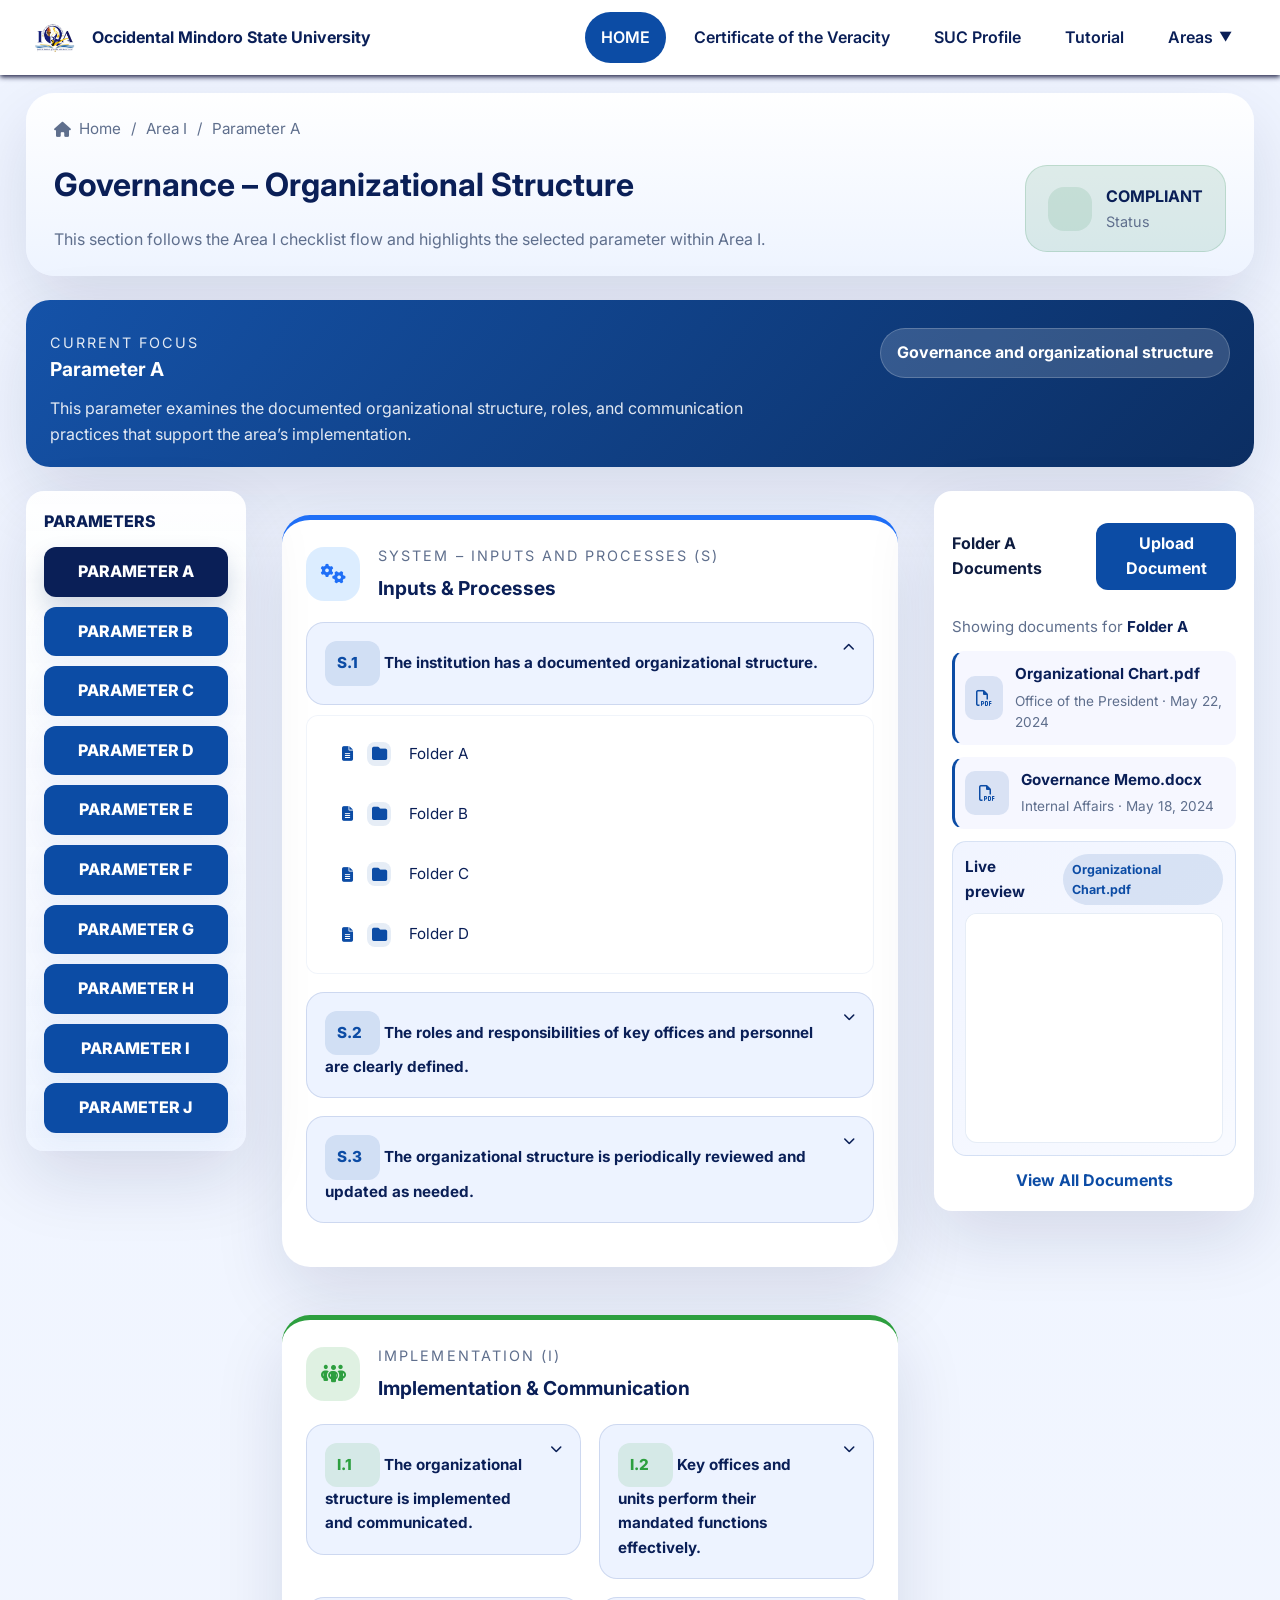
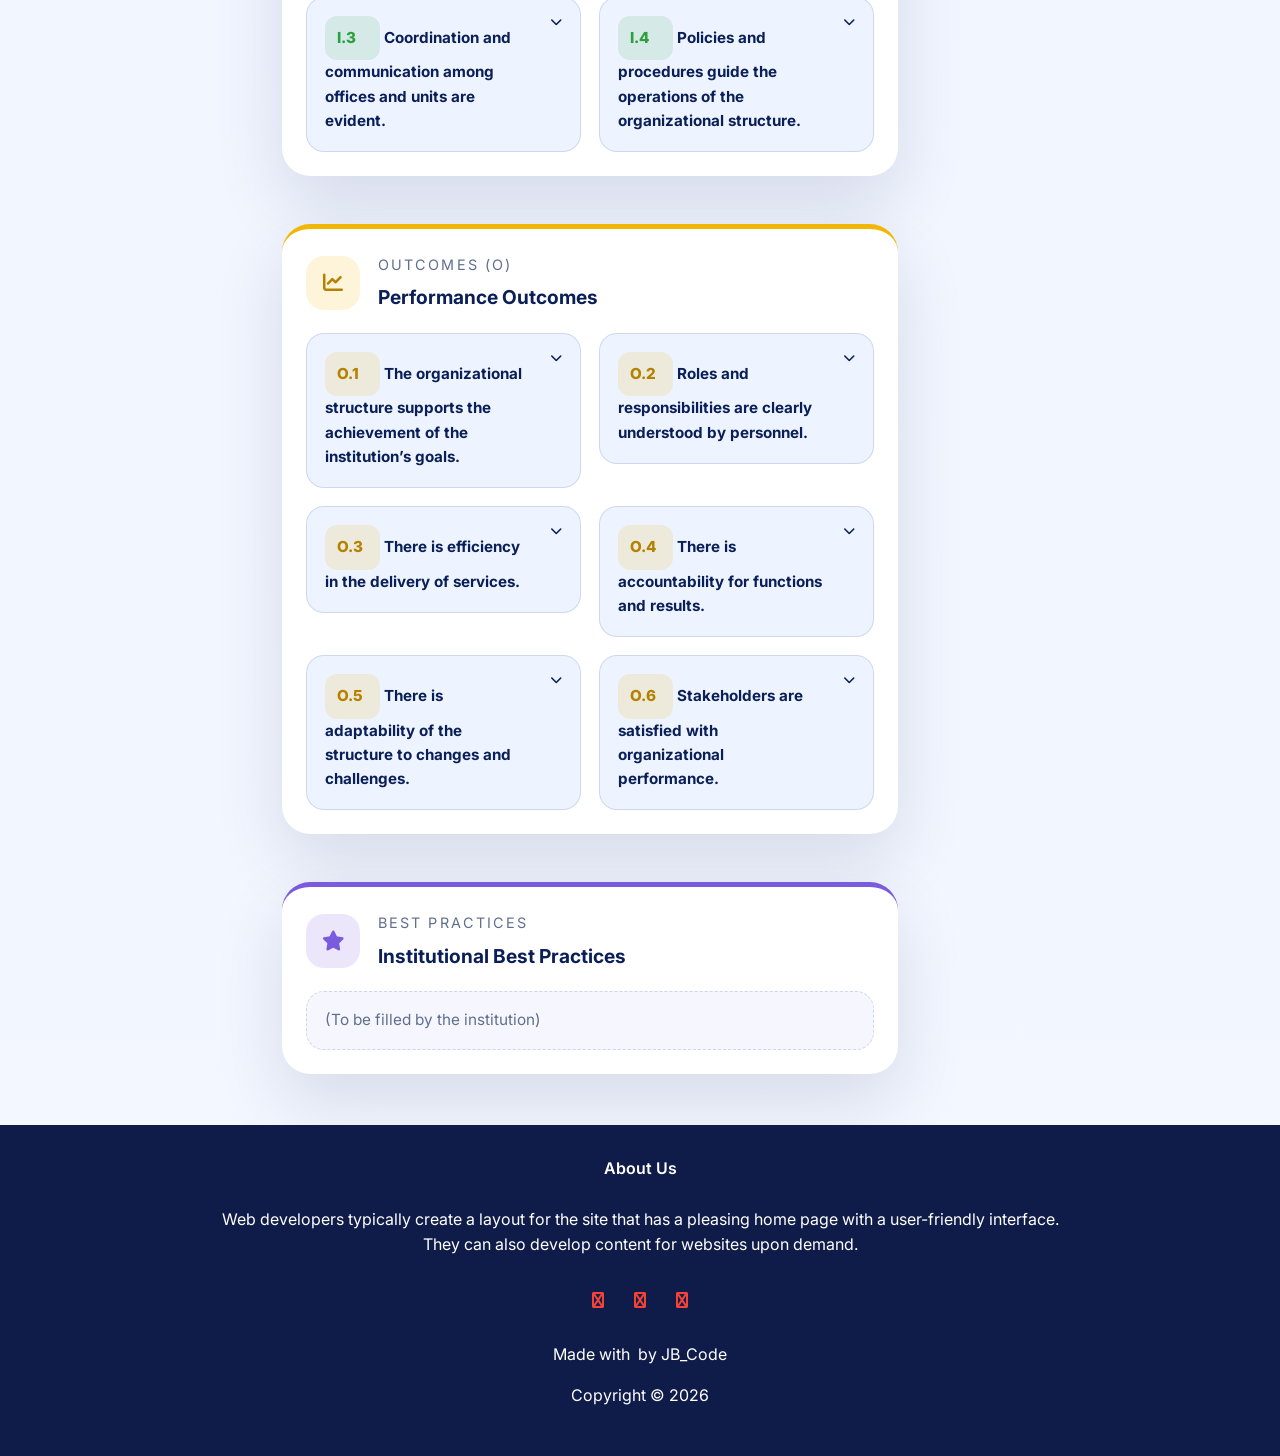
<file: area-i.html>
<!DOCTYPE html>
<html lang="en">
<head>
  <meta charset="UTF-8">
  <meta name="viewport" content="width=device-width, initial-scale=1.0">
  <title>Area I — Governance Organizational Structure</title>
  <link rel="preconnect" href="https://fonts.googleapis.com">
  <link rel="preconnect" href="https://fonts.gstatic.com" crossorigin>
  <link href="https://fonts.googleapis.com/css2?family=Inter:wght@400;500;600;700;800&display=swap" rel="stylesheet">
  <link rel="stylesheet" href="https://cdnjs.cloudflare.com/ajax/libs/font-awesome/6.4.0/css/all.min.css" crossorigin="anonymous" referrerpolicy="no-referrer" />
  <link rel="stylesheet" href="Style/area-i.css">
</head>
<body data-area="Area I">
  <div class="area-shell">
    <nav>
      <div class="brand">
        <img src="elements/logo.jpg" class="img" alt="logo">
        <span class="brand-text">Occidental Mindoro State University</span>
      </div>
      <button class="nav-toggle" aria-label="Toggle navigation" aria-expanded="false">
        <i class="fa fa-bars"></i>
      </button>
      <ul id="nav-menu" class="nav-menu">
        <li class="active"><a href="WelcomePage.html">HOME</a></li>
        <li><a href="#">Certificate of the Veracity</a></li>
        <li><a href="#">SUC Profile</a></li>
        <li><a href="#">Tutorial</a></li>
        <li class="has-submenu">
          <a href="#" class="submenu-toggle" aria-expanded="false">Areas</a>
          <ul class="submenu">
            <li><a href="area-i.html">Area I</a></li>
            <li><a href="area-ii.html">Area II</a></li>
            <li><a href="area-iii.html">Area III</a></li>
            <li><a href="area-iv.html">Area IV</a></li>
            <li><a href="area-v.html">Area V</a></li>
            <li><a href="area-vi.html">Area VI</a></li>
            <li><a href="area-vii.html">Area VII</a></li>
            <li><a href="area-viii.html">Area VIII</a></li>
            <li><a href="area-ix.html">Area IX</a></li>
          </ul>
        </li>
      </ul>
    </nav>

    <div class="page-banner">
      <div class="breadcrumb">
        <a href="WelcomePage.html"><i class="fa-solid fa-house"></i> Home</a>
        <span>/</span>
        <a href="area-i.html" id="breadcrumb-area">Area I</a>
        <span>/</span>
        <a href="area-i.html" id="breadcrumb-parameter">Parameter A</a>
      </div>
      <div class="page-title-row">
        <div>
          <h1 id="page-title">Governance – Organizational Structure</h1>
          <p id="page-description">This parameter examines the adequacy and effectiveness of the organizational structure in supporting the institution’s vision, mission, and goals.</p>
        </div>
        <div class="status-chip status-chip--success">
          <span class="status-icon"><i class="fa-solid fa-shield-check"></i></span>
          <div>
            <strong>COMPLIANT</strong>
            <span>Status</span>
          </div>
        </div>
      </div>
    </div>

    <section class="parameter-overview" aria-label="Parameter focus">
      <div class="parameter-overview__header">
        <div>
          <p class="panel-label">CURRENT FOCUS</p>
          <h2 id="parameter-focus-title">Parameter A</h2>
        </div>
        <div class="parameter-badge" id="parameter-badge">Governance and organizational structure</div>
      </div>
      <p id="parameter-focus-summary">This parameter examines the documented organizational structure, roles, and communication practices that support the area’s implementation.</p>
    </section>

    <div class="page-grid">
      <aside class="side-parameters" aria-label="Parameters">
        <div class="params-title">PARAMETERS</div>
        <ul class="param-list">
          <li><a class="param-btn active" href="#parameter-a" data-parameter="A">PARAMETER A</a></li>
          <li><a class="param-btn" href="#parameter-b" data-parameter="B">PARAMETER B</a></li>
          <li><a class="param-btn" href="#parameter-c" data-parameter="C">PARAMETER C</a></li>
          <li><a class="param-btn" href="#parameter-d" data-parameter="D">PARAMETER D</a></li>
          <li><a class="param-btn" href="#parameter-e" data-parameter="E">PARAMETER E</a></li>
          <li><a class="param-btn" href="#parameter-f" data-parameter="F">PARAMETER F</a></li>
          <li><a class="param-btn" href="#parameter-g" data-parameter="G">PARAMETER G</a></li>
          <li><a class="param-btn" href="#parameter-h" data-parameter="H">PARAMETER H</a></li>
          <li><a class="param-btn" href="#parameter-i" data-parameter="I">PARAMETER I</a></li>
          <li><a class="param-btn" href="#parameter-j" data-parameter="J">PARAMETER J</a></li>
        </ul>
      </aside>

      <main class="content-area">
      <section class="area-panel area-panel--system">
        <div class="panel-header">
          <div class="panel-title">
            <span class="panel-icon"><i class="fa-solid fa-cogs"></i></span>
            <div>
              <p class="panel-label">SYSTEM – INPUTS AND PROCESSES (S)</p>
              <h2>Inputs & Processes</h2>
            </div>
          </div>
        <div class="panel-body">
            <details class="dropdown" open>
              <summary class="panel-item">
                <div class="item-copy"><span>S.1</span> The institution has a documented organizational structure.</div>
                <i class="fa-solid fa-chevron-down"></i>
              </summary>
              <ul>
                <li><a href="#"><span class="folder-badge"><i class="fa-solid fa-folder"></i></span>Folder A</a></li>
                <li><a href="#"><span class="folder-badge"><i class="fa-solid fa-folder"></i></span>Folder B</a></li>
                <li><a href="#"><span class="folder-badge"><i class="fa-solid fa-folder"></i></span>Folder C</a></li>
                <li><a href="#"><span class="folder-badge"><i class="fa-solid fa-folder"></i></span>Folder D</a></li>
              </ul>
            </details>

            <details class="dropdown">
              <summary class="panel-item">
                <div class="item-copy"><span>S.2</span> The roles and responsibilities of key offices and personnel are clearly defined.</div>
                <i class="fa-solid fa-chevron-down"></i>
              </summary>
              <ul>
                <li><a href="#"><span class="folder-badge"><i class="fa-solid fa-folder"></i></span>Folder A</a></li>
                <li><a href="#"><span class="folder-badge"><i class="fa-solid fa-folder"></i></span>Folder B</a></li>
                <li><a href="#"><span class="folder-badge"><i class="fa-solid fa-folder"></i></span>Folder C</a></li>
                <li><a href="#"><span class="folder-badge"><i class="fa-solid fa-folder"></i></span>Folder D</a></li>
              </ul>
            </details>

            <details class="dropdown">
              <summary class="panel-item">
                <div class="item-copy"><span>S.3</span> The organizational structure is periodically reviewed and updated as needed.</div>
                <i class="fa-solid fa-chevron-down"></i>
              </summary>
              <ul>
                <li><a href="#"><span class="folder-badge"><i class="fa-solid fa-folder"></i></span>Folder A</a></li>
                <li><a href="#"><span class="folder-badge"><i class="fa-solid fa-folder"></i></span>Folder B</a></li>
                <li><a href="#"><span class="folder-badge"><i class="fa-solid fa-folder"></i></span>Folder C</a></li>
                <li><a href="#"><span class="folder-badge"><i class="fa-solid fa-folder"></i></span>Folder D</a></li>
              </ul>
            </details>
        </div>
      </section>

      <section class="area-panel area-panel--implementation">
        <div class="panel-header">
          <div class="panel-title">
            <span class="panel-icon"><i class="fa-solid fa-people-group"></i></span>
            <div>
              <p class="panel-label">IMPLEMENTATION (I)</p>
              <h2>Implementation & Communication</h2>
            </div>
          </div>
          
        </div>
        <div class="panel-body panel-body--split">
          <details class="dropdown">
            <summary class="panel-item">
              <div class="item-copy"><span>I.1</span> The organizational structure is implemented and communicated.</div>
              <i class="fa-solid fa-chevron-down"></i>
            </summary>
            <ul>
              <li><a href="#"><span class="folder-badge"><i class="fa-solid fa-folder"></i></span>Folder A</a></li>
              <li><a href="#"><span class="folder-badge"><i class="fa-solid fa-folder"></i></span>Folder B</a></li>
              <li><a href="#"><span class="folder-badge"><i class="fa-solid fa-folder"></i></span>Folder C</a></li>
              <li><a href="#"><span class="folder-badge"><i class="fa-solid fa-folder"></i></span>Folder D</a></li>
            </ul>
          </details>

          <details class="dropdown">
            <summary class="panel-item">
              <div class="item-copy"><span>I.2</span> Key offices and units perform their mandated functions effectively.</div>
              <i class="fa-solid fa-chevron-down"></i>
            </summary>
            <ul>
              <li><a href="#"><span class="folder-badge"><i class="fa-solid fa-folder"></i></span>Folder A</a></li>
              <li><a href="#"><span class="folder-badge"><i class="fa-solid fa-folder"></i></span>Folder B</a></li>
              <li><a href="#"><span class="folder-badge"><i class="fa-solid fa-folder"></i></span>Folder C</a></li>
              <li><a href="#"><span class="folder-badge"><i class="fa-solid fa-folder"></i></span>Folder D</a></li>
            </ul>
          </details>

          <details class="dropdown">
            <summary class="panel-item">
              <div class="item-copy"><span>I.3</span> Coordination and communication among offices and units are evident.</div>
              <i class="fa-solid fa-chevron-down"></i>
            </summary>
            <ul>
              <li><a href="#"><span class="folder-badge"><i class="fa-solid fa-folder"></i></span>Folder A</a></li>
                <li><a href="#"><span class="folder-badge"><i class="fa-solid fa-folder"></i></span>Folder B</a></li>
                <li><a href="#"><span class="folder-badge"><i class="fa-solid fa-folder"></i></span>Folder C</a></li>
                <li><a href="#"><span class="folder-badge"><i class="fa-solid fa-folder"></i></span>Folder D</a></li>
            </ul>
          </details>

          <details class="dropdown">
            <summary class="panel-item">
              <div class="item-copy"><span>I.4</span> Policies and procedures guide the operations of the organizational structure.</div>
              <i class="fa-solid fa-chevron-down"></i>
            </summary>
            <ul>
              <li><a href="#"><span class="folder-badge"><i class="fa-solid fa-folder"></i></span>Folder A</a></li>
              <li><a href="#"><span class="folder-badge"><i class="fa-solid fa-folder"></i></span>Folder B</a></li>
              <li><a href="#"><span class="folder-badge"><i class="fa-solid fa-folder"></i></span>Folder C</a></li>
              <li><a href="#"><span class="folder-badge"><i class="fa-solid fa-folder"></i></span>Folder D</a></li>
            </ul>
          </details>
        </div>
      </section>

      <section class="area-panel area-panel--outcomes">
        <div class="panel-header">
          <div class="panel-title">
            <span class="panel-icon"><i class="fa-solid fa-chart-line"></i></span>
            <div>
              <p class="panel-label">OUTCOMES (O)</p>
              <h2>Performance Outcomes</h2>
            </div>
          </div>
          
        </div>
        <div class="panel-body panel-body--split">
          <details class="dropdown">
            <summary class="panel-item">
              <div class="item-copy"><span>O.1</span> The organizational structure supports the achievement of the institution’s goals.</div>
              <i class="fa-solid fa-chevron-down"></i>
            </summary>
            <ul>
              <li><a href="#"><span class="folder-badge"><i class="fa-solid fa-folder"></i></span>Folder A</a></li>
              <li><a href="#"><span class="folder-badge"><i class="fa-solid fa-folder"></i></span>Folder B</a></li>
              <li><a href="#"><span class="folder-badge"><i class="fa-solid fa-folder"></i></span>Folder C</a></li>
              <li><a href="#"><span class="folder-badge"><i class="fa-solid fa-folder"></i></span>Folder D</a></li>
            </ul>
          </details>

          <details class="dropdown">
            <summary class="panel-item">
              <div class="item-copy"><span>O.2</span> Roles and responsibilities are clearly understood by personnel.</div>
              <i class="fa-solid fa-chevron-down"></i>
            </summary>
            <ul>
              <li><a href="#"><span class="folder-badge"><i class="fa-solid fa-folder"></i></span>Folder A</a></li>
              <li><a href="#"><span class="folder-badge"><i class="fa-solid fa-folder"></i></span>Folder B</a></li>
              <li><a href="#"><span class="folder-badge"><i class="fa-solid fa-folder"></i></span>Folder C</a></li>
              <li><a href="#"><span class="folder-badge"><i class="fa-solid fa-folder"></i></span>Folder D</a></li>
            </ul>
          </details>

          <details class="dropdown">
            <summary class="panel-item">
              <div class="item-copy"><span>O.3</span> There is efficiency in the delivery of services.</div>
              <i class="fa-solid fa-chevron-down"></i>
            </summary>
            <ul>
              <li><a href="#"><span class="folder-badge"><i class="fa-solid fa-folder"></i></span>Folder A</a></li>
              <li><a href="#"><span class="folder-badge"><i class="fa-solid fa-folder"></i></span>Folder B</a></li>
              <li><a href="#"><span class="folder-badge"><i class="fa-solid fa-folder"></i></span>Folder C</a></li>
              <li><a href="#"><span class="folder-badge"><i class="fa-solid fa-folder"></i></span>Folder D</a></li>
            </ul>
          </details>

          <details class="dropdown">
            <summary class="panel-item">
              <div class="item-copy"><span>O.4</span> There is accountability for functions and results.</div>
              <i class="fa-solid fa-chevron-down"></i>
            </summary>
            <ul>
              <li><a href="#"><span class="folder-badge"><i class="fa-solid fa-folder"></i></span>Folder A</a></li>
              <li><a href="#"><span class="folder-badge"><i class="fa-solid fa-folder"></i></span>Folder B</a></li>
              <li><a href="#"><span class="folder-badge"><i class="fa-solid fa-folder"></i></span>Folder C</a></li>
              <li><a href="#"><span class="folder-badge"><i class="fa-solid fa-folder"></i></span>Folder D</a></li>
            </ul>
          </details>

          <details class="dropdown">
            <summary class="panel-item">
              <div class="item-copy"><span>O.5</span> There is adaptability of the structure to changes and challenges.</div>
              <i class="fa-solid fa-chevron-down"></i>
            </summary>
            <ul>
              <li><a href="#"><span class="folder-badge"><i class="fa-solid fa-folder"></i></span>Folder A</a></li>
                <li><a href="#"><span class="folder-badge"><i class="fa-solid fa-folder"></i></span>Folder B</a></li>
                <li><a href="#"><span class="folder-badge"><i class="fa-solid fa-folder"></i></span>Folder C</a></li>
                <li><a href="#"><span class="folder-badge"><i class="fa-solid fa-folder"></i></span>Folder D</a></li>
            </ul>
          </details>

          <details class="dropdown">
            <summary class="panel-item">
              <div class="item-copy"><span>O.6</span> Stakeholders are satisfied with organizational performance.</div>
              <i class="fa-solid fa-chevron-down"></i>
            </summary>
            <ul>
              <li><a href="#"><span class="folder-badge"><i class="fa-solid fa-folder"></i></span>Folder A</a></li>
              <li><a href="#"><span class="folder-badge"><i class="fa-solid fa-folder"></i></span>Folder B</a></li>
              <li><a href="#"><span class="folder-badge"><i class="fa-solid fa-folder"></i></span>Folder C</a></li>
              <li><a href="#"><span class="folder-badge"><i class="fa-solid fa-folder"></i></span>Folder D</a></li>
            </ul>
          </details>
        </div>
      </section>

      <section class="area-panel area-panel--practices">
        <div class="panel-header">
          <div class="panel-title">
            <span class="panel-icon"><i class="fa-solid fa-star"></i></span>
            <div>
              <p class="panel-label">BEST PRACTICES</p>
              <h2>Institutional Best Practices</h2>
            </div>
          </div>
          
        </div>
        <div class="panel-body">
          <div class="practice-note">(To be filled by the institution)</div>
        </div>
      </section>
      </main>

      <aside class="side-docs" aria-label="Supporting Documents">
        <div class="docs-panel">
          <div class="docs-header">
            <h4 id="docsTitle">Supporting Documents</h4>
            <button class="upload">Upload Document</button>
          </div>
          <div id="docsSummary" class="docs-summary">Select a folder to view its supporting documents.</div>
          <ul class="docs-list" id="docsList">
            <li class="doc doc--empty">
              <div class="doc-icon doc-icon--empty"><i class="fa-solid fa-folder-open"></i></div>
              <div class="doc-body">
                <strong>No folder selected yet</strong>
                <small>Choose Folder A, B, C, or D from the dropdowns to view files here.</small>
              </div>
            </li>
          </ul>
          <div class="preview-card">
            <div class="preview-card__head">
              <h5>Live preview</h5>
              <span id="previewBadge" class="preview-badge">No file selected</span>
            </div>
            <div id="previewBody" class="preview-body">
              <div class="preview-placeholder">
                <i class="fa-solid fa-file-pdf"></i>
                <p>Select a document to preview it here.</p>
              </div>
            </div>
          </div>
          <a class="view-all" id="viewAllDocuments" href="overview.html">View All Documents</a>
        </div>
      </aside>
    </div>

    <section class="footer">
      <h4>About Us</h4>
      <p>Web developers typically create a layout for the site that has a pleasing home page with a user-friendly interface.<br> They can also develop content for websites upon demand.</p>
      <div class="icons">
        <i class="fa fa-facebook"></i>
        <i class="fa fa-instagram"></i>
        <i class="fa fa-twitter"></i>
      </div>
      <p>Made with <i class="fa fa-heart-o"></i> by JB_Code</p>
      <p>Copyright &copy; 2026</p>
    </section>
  </div>
  <script>
    document.addEventListener('DOMContentLoaded', function(){
      const toggle = document.querySelector('.nav-toggle');
      const menu = document.getElementById('nav-menu');
      const submenuToggle = document.querySelector('.submenu-toggle');

      if (!toggle || !menu) return;

      toggle.addEventListener('click', function(){
        const expanded = this.getAttribute('aria-expanded') === 'true';
        this.setAttribute('aria-expanded', String(!expanded));
        menu.classList.toggle('open');
      });

      if (submenuToggle) {
        submenuToggle.addEventListener('click', function(event){
          event.preventDefault();
          const parent = this.closest('.has-submenu');
          const expanded = this.getAttribute('aria-expanded') === 'true';
          this.setAttribute('aria-expanded', String(!expanded));
          parent.classList.toggle('open');
        });
      }

      const folderContent = {
        'Folder A': {
          accent: 'blue',
          docs: [
            { title: 'Organizational Chart.pdf', meta: 'Office of the President · May 22, 2024', file: 'resources/accreditation-overview.pdf' },
            { title: 'Governance Memo.docx', meta: 'Internal Affairs · May 18, 2024', file: 'resources/accreditation-overview.pdf' }
          ]
        },
        'Folder B': {
          accent: 'green',
          docs: [
            { title: 'Board Resolution.pdf', meta: 'Board Secretariat · June 02, 2024', file: 'resources/accreditation-overview.pdf' },
            { title: 'Policy Brief.docx', meta: 'Policy Office · June 10, 2024', file: 'resources/accreditation-overview.pdf' }
          ]
        },
        'Folder C': {
          accent: 'gold',
          docs: [
            { title: 'Compliance Checklist.pdf', meta: 'Quality Assurance · June 14, 2024', file: 'resources/accreditation-overview.pdf' },
            { title: 'Audit Notes.docx', meta: 'Internal Audit · June 20, 2024', file: 'resources/cov/certificate-1.pdf' }
          ]
        },
        'Folder D': {
          accent: 'purple',
          docs: [
            { title: 'Stakeholder Survey.pdf', meta: 'Planning Office · June 28, 2024', file: 'resources/cov/certificate-1.pdf' },
            { title: 'Feedback Summary.docx', meta: 'Student Affairs · July 03, 2024', file: 'resources/cov/certificate-1.pdf' }
          ]
        }
      };

      const docsTitle = document.getElementById('docsTitle');
      const docsSummary = document.getElementById('docsSummary');
      const docsList = document.getElementById('docsList');
      const previewBadge = document.getElementById('previewBadge');
      const previewBody = document.getElementById('previewBody');
      const viewAllDocuments = document.getElementById('viewAllDocuments');
      let activeFolder = 'Folder A';
      let activeDocument = null;

      const parameterMeta = {
        A: {
          title: 'Parameter A',
          badge: 'Governance and organizational structure',
          summary: 'This parameter examines the documented organizational structure, roles, and communication practices that support the area’s implementation.'
        },
        B: {
          title: 'Parameter B',
          badge: 'Leadership and management systems',
          summary: 'This parameter reviews how leadership practices, decision-making, and accountability are carried out within the area.'
        },
        C: {
          title: 'Parameter C',
          badge: 'Policies and procedures',
          summary: 'This parameter examines the availability, clarity, and implementation of policies that guide operations.'
        },
        D: {
          title: 'Parameter D',
          badge: 'Planning and coordination',
          summary: 'This parameter looks at how planning, coordination, and monitoring processes are organized and maintained.'
        },
        E: {
          title: 'Parameter E',
          badge: 'Resources and support',
          summary: 'This parameter focuses on the resources, systems, and support services required for effective implementation.'
        },
        F: {
          title: 'Parameter F',
          badge: 'Performance monitoring',
          summary: 'This parameter reviews the monitoring, reporting, and evaluation mechanisms used to assess performance.'
        },
        G: {
          title: 'Parameter G',
          badge: 'Stakeholder engagement',
          summary: 'This parameter examines how stakeholders are engaged, informed, and involved in the area’s initiatives.'
        },
        H: {
          title: 'Parameter H',
          badge: 'Quality and improvement',
          summary: 'This parameter evaluates quality assurance practices and continuous improvement efforts.'
        },
        I: {
          title: 'Parameter I',
          badge: 'Innovation and adaptability',
          summary: 'This parameter explores how the area adapts to change, innovation, and emerging institutional needs.'
        },
        J: {
          title: 'Parameter J',
          badge: 'Outcomes and impact',
          summary: 'This parameter reflects on outcomes achieved, lessons learned, and the overall impact of the area’s initiatives.'
        }
      };

      const areaName = document.body.dataset.area || new URLSearchParams(window.location.search).get('area') || 'Area I';
      const areaTitleMap = {
        'Area I': 'Governance – Organizational Structure',
        'Area II': 'Teaching, Learning & Evaluation',
        'Area III': 'Faculty and Staff',
        'Area IV': 'Research',
        'Area V': 'Extension, Consultancy & Linkages',
        'Area VI': 'Support to Students',
        'Area VII': 'Library',
        'Area VIII': 'Infrastructure & Other Learning Resources',
        'Area IX': 'Quality Assurance Culture'
      };
      const pageTitle = document.getElementById('page-title');
      const pageDescription = document.getElementById('page-description');
      const breadcrumbArea = document.getElementById('breadcrumb-area');
      const breadcrumbParameter = document.getElementById('breadcrumb-parameter');
      const parameterFocusTitle = document.getElementById('parameter-focus-title');
      const parameterFocusSummary = document.getElementById('parameter-focus-summary');
      const parameterBadge = document.getElementById('parameter-badge');

      function updateParameterSelection(parameterKey) {
        const meta = parameterMeta[parameterKey] || parameterMeta.A;
        if (pageTitle) {
          pageTitle.textContent = (areaTitleMap[areaName] || 'Accreditation Area Overview');
        }
        if (pageDescription) {
          pageDescription.textContent = 'This section follows the Area I checklist flow and highlights the selected parameter within ' + areaName + '.';
        }
        if (breadcrumbArea) {
          breadcrumbArea.textContent = areaName;
        }
        if (breadcrumbParameter) {
          breadcrumbParameter.textContent = meta.title;
        }
        if (parameterFocusTitle) {
          parameterFocusTitle.textContent = meta.title;
        }
        if (parameterFocusSummary) {
          parameterFocusSummary.textContent = meta.summary;
        }
        if (parameterBadge) {
          parameterBadge.textContent = meta.badge;
        }
        document.querySelectorAll('.param-btn').forEach(function(button){
          button.classList.toggle('active', button.dataset.parameter === parameterKey);
        });
      }

      function renderPreview(doc) {
        if (!previewBadge || !previewBody) return;
        previewBadge.textContent = doc.title;
        const isPdf = (doc.file || '').toLowerCase().endsWith('.pdf');
        if (isPdf) {
          previewBody.innerHTML = '<div class="preview-embed"><iframe class="preview-frame" src="' + doc.file + '" title="' + doc.title + '"></iframe></div>';
        } else {
          previewBody.innerHTML = '<div class="preview-placeholder"><i class="fa-solid fa-file-lines"></i><p>' + doc.title + '</p><small>Preview is not available for this file type. Open it from the button below.</small></div>';
        }
      }

      function renderFolder(folderName) {
        if (!docsTitle || !docsSummary || !docsList) return;

        activeFolder = folderName;
        const folder = folderContent[folderName] || folderContent['Folder A'];
        const docs = folder.docs;
        docsTitle.textContent = folderName + ' Documents';
        docsSummary.innerHTML = 'Showing documents for <strong>' + folderName + '</strong>';
        docsList.innerHTML = docs.map(function(doc){
          const icon = (doc.file || '').toLowerCase().endsWith('.pdf') ? 'fa-file-pdf' : 'fa-file-word';
          const isActive = activeDocument && activeDocument.title === doc.title && activeDocument.file === doc.file;
          return '<li><button type="button" class="doc doc--' + folder.accent + (isActive ? ' active' : '') + '" data-title="' + doc.title + '" data-file="' + doc.file + '" data-meta="' + doc.meta + '"><div class="doc-icon doc-icon--' + folder.accent + '"><i class="fa-regular ' + icon + '"></i></div><div class="doc-body"><strong>' + doc.title + '</strong><small>' + doc.meta + '</small></div></button></li>';
        }).join('');

        const initialDoc = docs[0];
        activeDocument = activeDocument && docs.some(function(doc){ return doc.title === activeDocument.title && doc.file === activeDocument.file; }) ? activeDocument : initialDoc;
        if (activeDocument) {
          renderPreview(activeDocument);
        }
        if (viewAllDocuments) {
          viewAllDocuments.href = 'overview.html?folder=' + encodeURIComponent(folderName);
        }
      }

      document.querySelectorAll('.dropdown ul a').forEach(function(link){
        link.addEventListener('click', function(event){
          event.preventDefault();
          const folderName = this.textContent.trim();
          renderFolder(folderName);
        });
      });

      docsList.addEventListener('click', function(event){
        const button = event.target.closest('.doc');
        if (!button) return;
        activeDocument = {
          title: button.dataset.title,
          meta: button.dataset.meta,
          file: button.dataset.file
        };
        renderPreview(activeDocument);
        document.querySelectorAll('.doc').forEach(function(item){
          item.classList.toggle('active', item === button);
        });
      });

      document.querySelectorAll('.param-btn').forEach(function(button){
        button.addEventListener('click', function(event){
          event.preventDefault();
          updateParameterSelection(this.dataset.parameter || 'A');
        });
      });

      updateParameterSelection('A');
      renderFolder('Folder A');
    });
  </script>
</body>
</html>
</file>
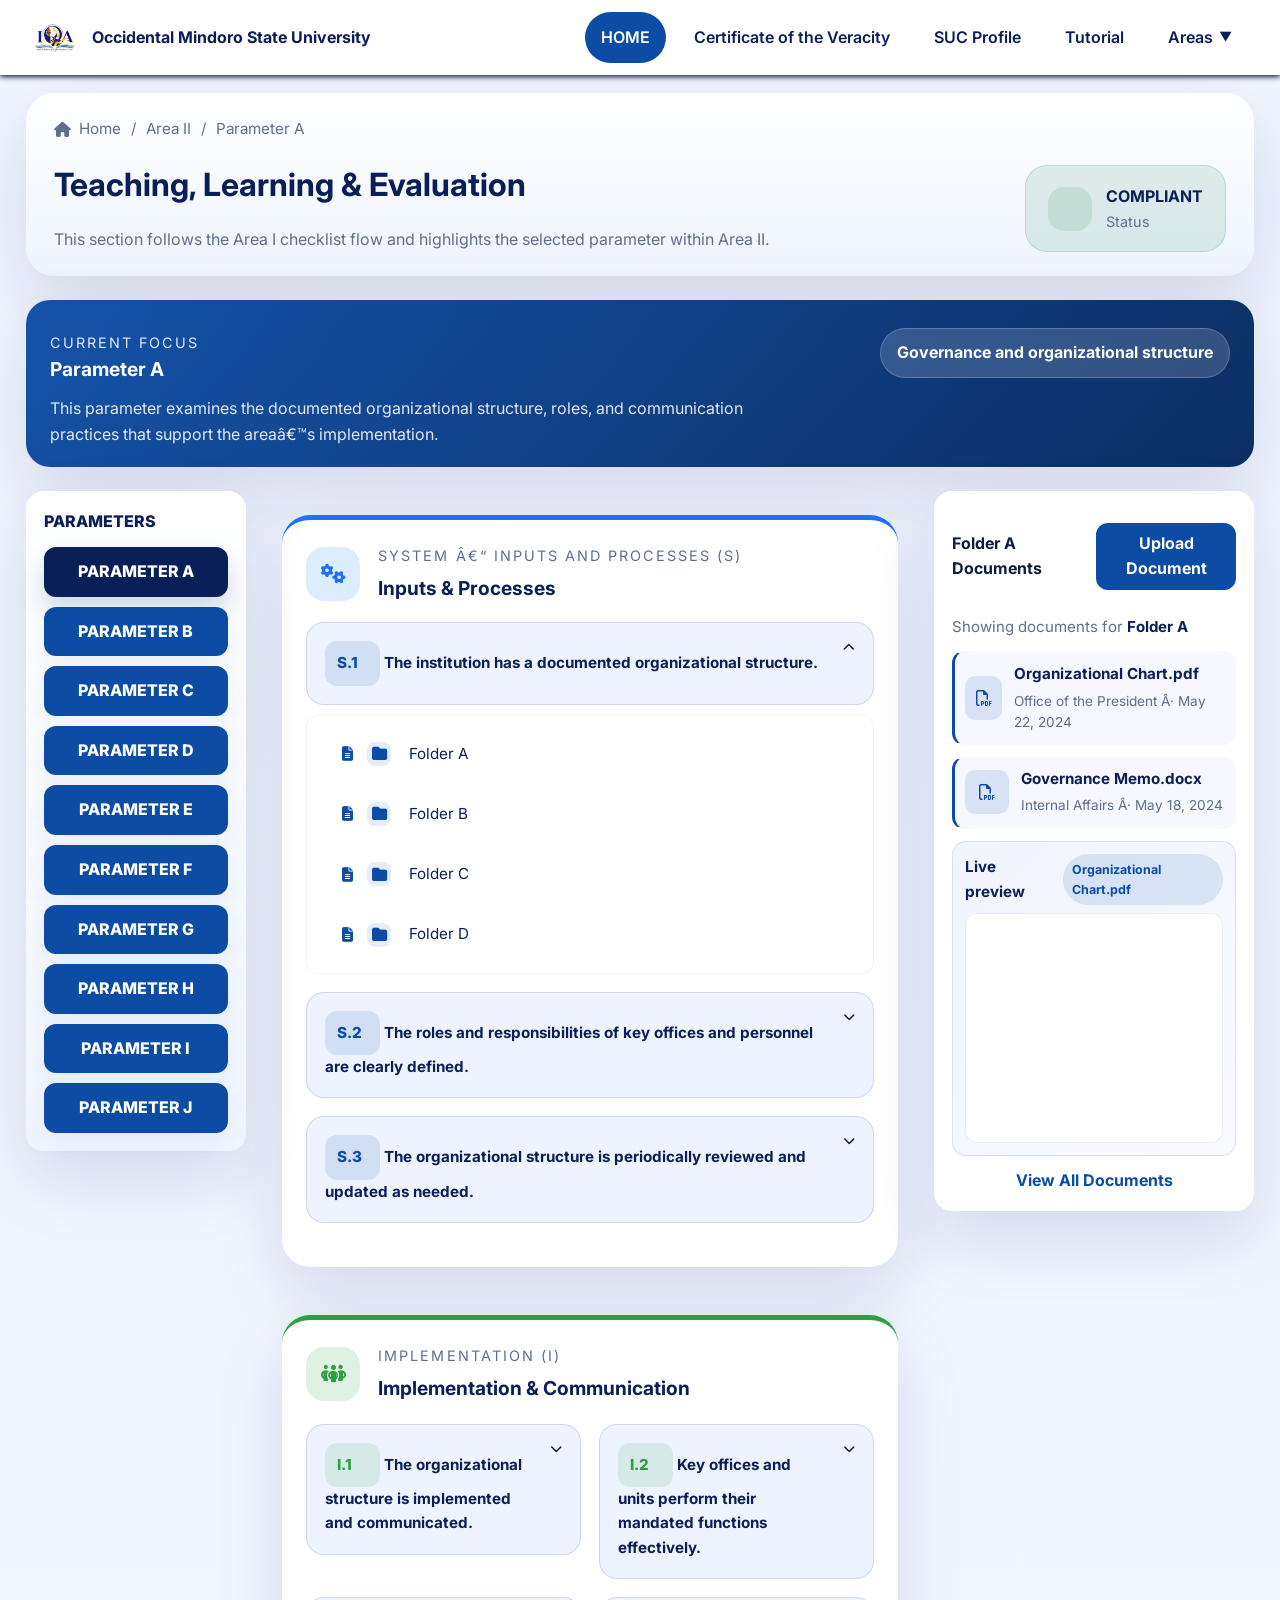
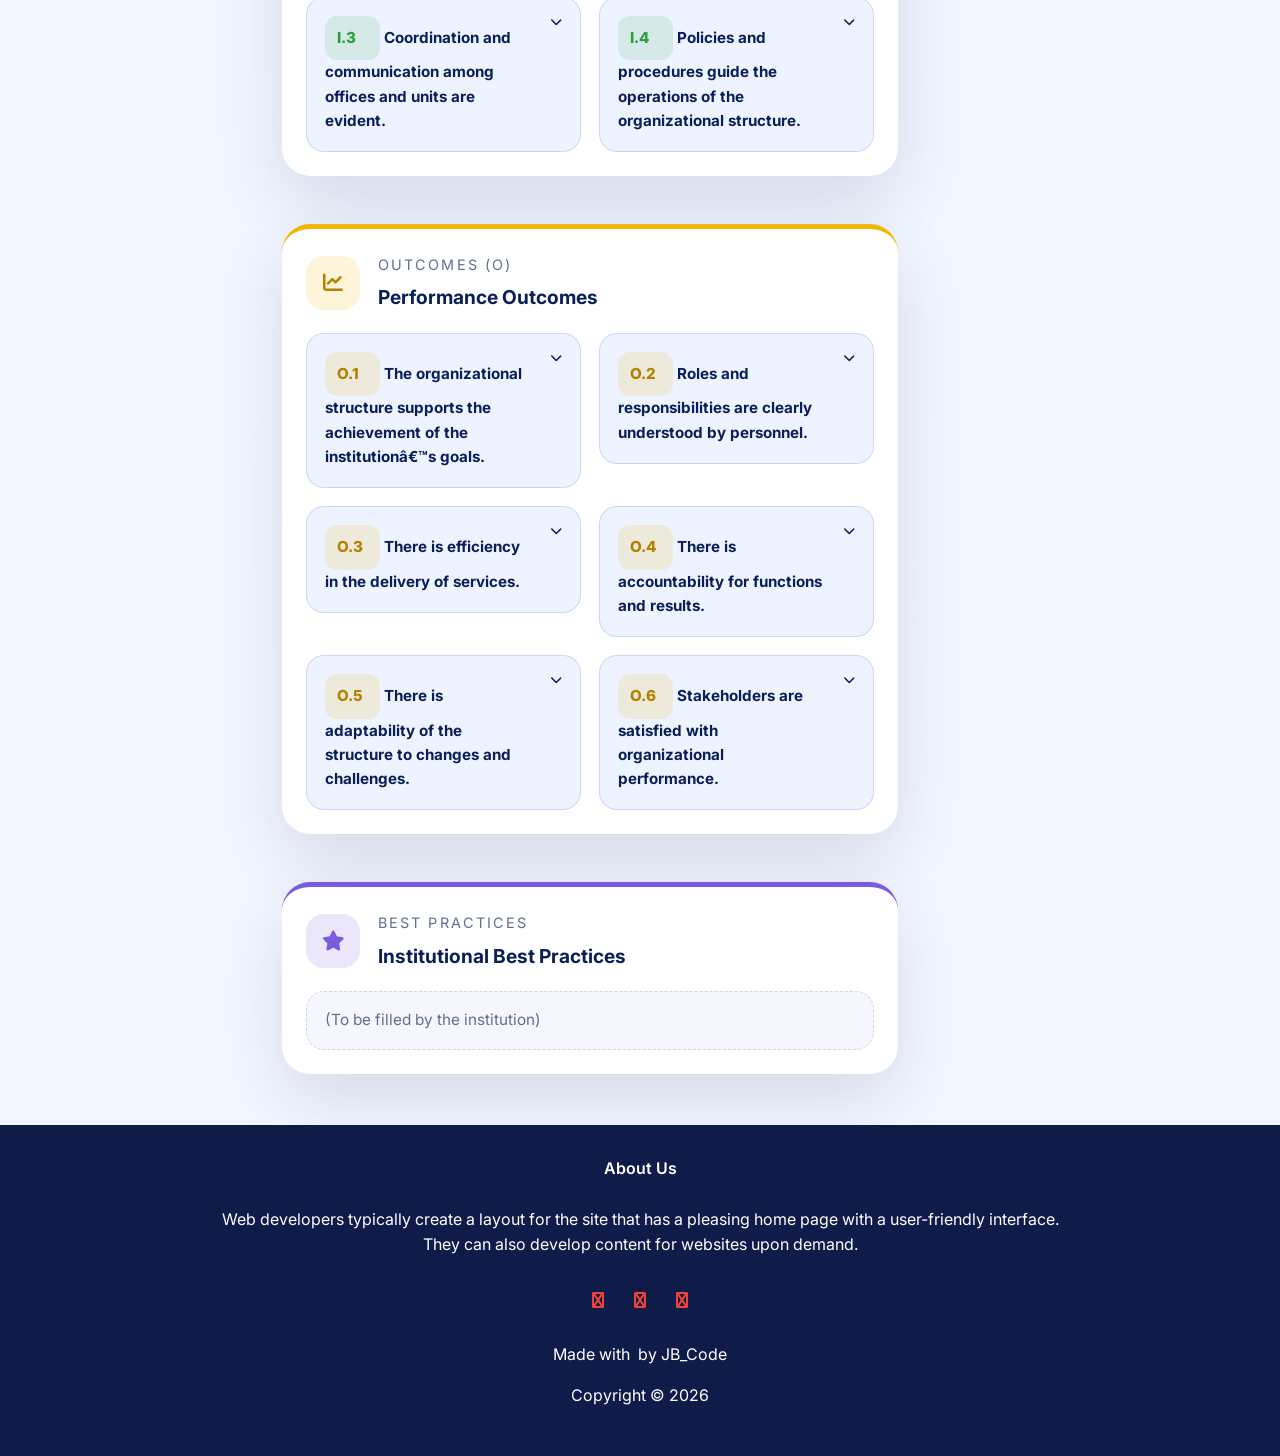
<file: area-ii.html>
﻿<!DOCTYPE html>
<html lang="en">
<head>
  <meta charset="UTF-8">
  <meta name="viewport" content="width=device-width, initial-scale=1.0">
  <title>Area II — Teaching, Learning and Evaluation</title>
  <link rel="preconnect" href="https://fonts.googleapis.com">
  <link rel="preconnect" href="https://fonts.gstatic.com" crossorigin>
  <link href="https://fonts.googleapis.com/css2?family=Inter:wght@400;500;600;700;800&display=swap" rel="stylesheet">
  <link rel="stylesheet" href="https://cdnjs.cloudflare.com/ajax/libs/font-awesome/6.4.0/css/all.min.css" crossorigin="anonymous" referrerpolicy="no-referrer" />
  <link rel="stylesheet" href="Style/area-i.css">
</head>
<body data-area="Area II">
  <div class="area-shell">
    <nav>
      <div class="brand">
        <img src="elements/logo.jpg" class="img" alt="logo">
        <span class="brand-text">Occidental Mindoro State University</span>
      </div>
      <button class="nav-toggle" aria-label="Toggle navigation" aria-expanded="false">
        <i class="fa fa-bars"></i>
      </button>
      <ul id="nav-menu" class="nav-menu">
        <li class="active"><a href="WelcomePage.html">HOME</a></li>
        <li><a href="#">Certificate of the Veracity</a></li>
        <li><a href="#">SUC Profile</a></li>
        <li><a href="#">Tutorial</a></li>
        <li class="has-submenu">
          <a href="#" class="submenu-toggle" aria-expanded="false">Areas</a>
          <ul class="submenu">
            <li><a href="area-i.html">Area I</a></li>
            <li><a href="area-ii.html">Area II</a></li>
            <li><a href="area-iii.html">Area III</a></li>
            <li><a href="area-iv.html">Area IV</a></li>
            <li><a href="area-v.html">Area V</a></li>
            <li><a href="area-vi.html">Area VI</a></li>
            <li><a href="area-vii.html">Area VII</a></li>
            <li><a href="area-viii.html">Area VIII</a></li>
            <li><a href="area-ix.html">Area IX</a></li>
          </ul>
        </li>
      </ul>
    </nav>

    <div class="page-banner">
      <div class="breadcrumb">
        <a href="WelcomePage.html"><i class="fa-solid fa-house"></i> Home</a>
        <span>/</span>
        <a href="area-i.html" id="breadcrumb-area">Area I</a>
        <span>/</span>
        <a href="area-i.html" id="breadcrumb-parameter">Parameter A</a>
      </div>
      <div class="page-title-row">
        <div>
          <h1 id="page-title">Governance â€“ Organizational Structure</h1>
          <p id="page-description">This parameter examines the adequacy and effectiveness of the organizational structure in supporting the institutionâ€™s vision, mission, and goals.</p>
        </div>
        <div class="status-chip status-chip--success">
          <span class="status-icon"><i class="fa-solid fa-shield-check"></i></span>
          <div>
            <strong>COMPLIANT</strong>
            <span>Status</span>
          </div>
        </div>
      </div>
    </div>

    <section class="parameter-overview" aria-label="Parameter focus">
      <div class="parameter-overview__header">
        <div>
          <p class="panel-label">CURRENT FOCUS</p>
          <h2 id="parameter-focus-title">Parameter A</h2>
        </div>
        <div class="parameter-badge" id="parameter-badge">Governance and organizational structure</div>
      </div>
      <p id="parameter-focus-summary">This parameter examines the documented organizational structure, roles, and communication practices that support the areaâ€™s implementation.</p>
    </section>

    <div class="page-grid">
      <aside class="side-parameters" aria-label="Parameters">
        <div class="params-title">PARAMETERS</div>
        <ul class="param-list">
          <li><a class="param-btn active" href="#parameter-a" data-parameter="A">PARAMETER A</a></li>
          <li><a class="param-btn" href="#parameter-b" data-parameter="B">PARAMETER B</a></li>
          <li><a class="param-btn" href="#parameter-c" data-parameter="C">PARAMETER C</a></li>
          <li><a class="param-btn" href="#parameter-d" data-parameter="D">PARAMETER D</a></li>
          <li><a class="param-btn" href="#parameter-e" data-parameter="E">PARAMETER E</a></li>
          <li><a class="param-btn" href="#parameter-f" data-parameter="F">PARAMETER F</a></li>
          <li><a class="param-btn" href="#parameter-g" data-parameter="G">PARAMETER G</a></li>
          <li><a class="param-btn" href="#parameter-h" data-parameter="H">PARAMETER H</a></li>
          <li><a class="param-btn" href="#parameter-i" data-parameter="I">PARAMETER I</a></li>
          <li><a class="param-btn" href="#parameter-j" data-parameter="J">PARAMETER J</a></li>
        </ul>
      </aside>

      <main class="content-area">
      <section class="area-panel area-panel--system">
        <div class="panel-header">
          <div class="panel-title">
            <span class="panel-icon"><i class="fa-solid fa-cogs"></i></span>
            <div>
              <p class="panel-label">SYSTEM â€“ INPUTS AND PROCESSES (S)</p>
              <h2>Inputs & Processes</h2>
            </div>
          </div>
        <div class="panel-body">
            <details class="dropdown" open>
              <summary class="panel-item">
                <div class="item-copy"><span>S.1</span> The institution has a documented organizational structure.</div>
                <i class="fa-solid fa-chevron-down"></i>
              </summary>
              <ul>
                <li><a href="#"><span class="folder-badge"><i class="fa-solid fa-folder"></i></span>Folder A</a></li>
                <li><a href="#"><span class="folder-badge"><i class="fa-solid fa-folder"></i></span>Folder B</a></li>
                <li><a href="#"><span class="folder-badge"><i class="fa-solid fa-folder"></i></span>Folder C</a></li>
                <li><a href="#"><span class="folder-badge"><i class="fa-solid fa-folder"></i></span>Folder D</a></li>
              </ul>
            </details>

            <details class="dropdown">
              <summary class="panel-item">
                <div class="item-copy"><span>S.2</span> The roles and responsibilities of key offices and personnel are clearly defined.</div>
                <i class="fa-solid fa-chevron-down"></i>
              </summary>
              <ul>
                <li><a href="#"><span class="folder-badge"><i class="fa-solid fa-folder"></i></span>Folder A</a></li>
                <li><a href="#"><span class="folder-badge"><i class="fa-solid fa-folder"></i></span>Folder B</a></li>
                <li><a href="#"><span class="folder-badge"><i class="fa-solid fa-folder"></i></span>Folder C</a></li>
                <li><a href="#"><span class="folder-badge"><i class="fa-solid fa-folder"></i></span>Folder D</a></li>
              </ul>
            </details>

            <details class="dropdown">
              <summary class="panel-item">
                <div class="item-copy"><span>S.3</span> The organizational structure is periodically reviewed and updated as needed.</div>
                <i class="fa-solid fa-chevron-down"></i>
              </summary>
              <ul>
                <li><a href="#"><span class="folder-badge"><i class="fa-solid fa-folder"></i></span>Folder A</a></li>
                <li><a href="#"><span class="folder-badge"><i class="fa-solid fa-folder"></i></span>Folder B</a></li>
                <li><a href="#"><span class="folder-badge"><i class="fa-solid fa-folder"></i></span>Folder C</a></li>
                <li><a href="#"><span class="folder-badge"><i class="fa-solid fa-folder"></i></span>Folder D</a></li>
              </ul>
            </details>
        </div>
      </section>

      <section class="area-panel area-panel--implementation">
        <div class="panel-header">
          <div class="panel-title">
            <span class="panel-icon"><i class="fa-solid fa-people-group"></i></span>
            <div>
              <p class="panel-label">IMPLEMENTATION (I)</p>
              <h2>Implementation & Communication</h2>
            </div>
          </div>
          
        </div>
        <div class="panel-body panel-body--split">
          <details class="dropdown">
            <summary class="panel-item">
              <div class="item-copy"><span>I.1</span> The organizational structure is implemented and communicated.</div>
              <i class="fa-solid fa-chevron-down"></i>
            </summary>
            <ul>
              <li><a href="#"><span class="folder-badge"><i class="fa-solid fa-folder"></i></span>Folder A</a></li>
              <li><a href="#"><span class="folder-badge"><i class="fa-solid fa-folder"></i></span>Folder B</a></li>
              <li><a href="#"><span class="folder-badge"><i class="fa-solid fa-folder"></i></span>Folder C</a></li>
              <li><a href="#"><span class="folder-badge"><i class="fa-solid fa-folder"></i></span>Folder D</a></li>
            </ul>
          </details>

          <details class="dropdown">
            <summary class="panel-item">
              <div class="item-copy"><span>I.2</span> Key offices and units perform their mandated functions effectively.</div>
              <i class="fa-solid fa-chevron-down"></i>
            </summary>
            <ul>
              <li><a href="#"><span class="folder-badge"><i class="fa-solid fa-folder"></i></span>Folder A</a></li>
              <li><a href="#"><span class="folder-badge"><i class="fa-solid fa-folder"></i></span>Folder B</a></li>
              <li><a href="#"><span class="folder-badge"><i class="fa-solid fa-folder"></i></span>Folder C</a></li>
              <li><a href="#"><span class="folder-badge"><i class="fa-solid fa-folder"></i></span>Folder D</a></li>
            </ul>
          </details>

          <details class="dropdown">
            <summary class="panel-item">
              <div class="item-copy"><span>I.3</span> Coordination and communication among offices and units are evident.</div>
              <i class="fa-solid fa-chevron-down"></i>
            </summary>
            <ul>
              <li><a href="#"><span class="folder-badge"><i class="fa-solid fa-folder"></i></span>Folder A</a></li>
                <li><a href="#"><span class="folder-badge"><i class="fa-solid fa-folder"></i></span>Folder B</a></li>
                <li><a href="#"><span class="folder-badge"><i class="fa-solid fa-folder"></i></span>Folder C</a></li>
                <li><a href="#"><span class="folder-badge"><i class="fa-solid fa-folder"></i></span>Folder D</a></li>
            </ul>
          </details>

          <details class="dropdown">
            <summary class="panel-item">
              <div class="item-copy"><span>I.4</span> Policies and procedures guide the operations of the organizational structure.</div>
              <i class="fa-solid fa-chevron-down"></i>
            </summary>
            <ul>
              <li><a href="#"><span class="folder-badge"><i class="fa-solid fa-folder"></i></span>Folder A</a></li>
              <li><a href="#"><span class="folder-badge"><i class="fa-solid fa-folder"></i></span>Folder B</a></li>
              <li><a href="#"><span class="folder-badge"><i class="fa-solid fa-folder"></i></span>Folder C</a></li>
              <li><a href="#"><span class="folder-badge"><i class="fa-solid fa-folder"></i></span>Folder D</a></li>
            </ul>
          </details>
        </div>
      </section>

      <section class="area-panel area-panel--outcomes">
        <div class="panel-header">
          <div class="panel-title">
            <span class="panel-icon"><i class="fa-solid fa-chart-line"></i></span>
            <div>
              <p class="panel-label">OUTCOMES (O)</p>
              <h2>Performance Outcomes</h2>
            </div>
          </div>
          
        </div>
        <div class="panel-body panel-body--split">
          <details class="dropdown">
            <summary class="panel-item">
              <div class="item-copy"><span>O.1</span> The organizational structure supports the achievement of the institutionâ€™s goals.</div>
              <i class="fa-solid fa-chevron-down"></i>
            </summary>
            <ul>
              <li><a href="#"><span class="folder-badge"><i class="fa-solid fa-folder"></i></span>Folder A</a></li>
              <li><a href="#"><span class="folder-badge"><i class="fa-solid fa-folder"></i></span>Folder B</a></li>
              <li><a href="#"><span class="folder-badge"><i class="fa-solid fa-folder"></i></span>Folder C</a></li>
              <li><a href="#"><span class="folder-badge"><i class="fa-solid fa-folder"></i></span>Folder D</a></li>
            </ul>
          </details>

          <details class="dropdown">
            <summary class="panel-item">
              <div class="item-copy"><span>O.2</span> Roles and responsibilities are clearly understood by personnel.</div>
              <i class="fa-solid fa-chevron-down"></i>
            </summary>
            <ul>
              <li><a href="#"><span class="folder-badge"><i class="fa-solid fa-folder"></i></span>Folder A</a></li>
              <li><a href="#"><span class="folder-badge"><i class="fa-solid fa-folder"></i></span>Folder B</a></li>
              <li><a href="#"><span class="folder-badge"><i class="fa-solid fa-folder"></i></span>Folder C</a></li>
              <li><a href="#"><span class="folder-badge"><i class="fa-solid fa-folder"></i></span>Folder D</a></li>
            </ul>
          </details>

          <details class="dropdown">
            <summary class="panel-item">
              <div class="item-copy"><span>O.3</span> There is efficiency in the delivery of services.</div>
              <i class="fa-solid fa-chevron-down"></i>
            </summary>
            <ul>
              <li><a href="#"><span class="folder-badge"><i class="fa-solid fa-folder"></i></span>Folder A</a></li>
              <li><a href="#"><span class="folder-badge"><i class="fa-solid fa-folder"></i></span>Folder B</a></li>
              <li><a href="#"><span class="folder-badge"><i class="fa-solid fa-folder"></i></span>Folder C</a></li>
              <li><a href="#"><span class="folder-badge"><i class="fa-solid fa-folder"></i></span>Folder D</a></li>
            </ul>
          </details>

          <details class="dropdown">
            <summary class="panel-item">
              <div class="item-copy"><span>O.4</span> There is accountability for functions and results.</div>
              <i class="fa-solid fa-chevron-down"></i>
            </summary>
            <ul>
              <li><a href="#"><span class="folder-badge"><i class="fa-solid fa-folder"></i></span>Folder A</a></li>
              <li><a href="#"><span class="folder-badge"><i class="fa-solid fa-folder"></i></span>Folder B</a></li>
              <li><a href="#"><span class="folder-badge"><i class="fa-solid fa-folder"></i></span>Folder C</a></li>
              <li><a href="#"><span class="folder-badge"><i class="fa-solid fa-folder"></i></span>Folder D</a></li>
            </ul>
          </details>

          <details class="dropdown">
            <summary class="panel-item">
              <div class="item-copy"><span>O.5</span> There is adaptability of the structure to changes and challenges.</div>
              <i class="fa-solid fa-chevron-down"></i>
            </summary>
            <ul>
              <li><a href="#"><span class="folder-badge"><i class="fa-solid fa-folder"></i></span>Folder A</a></li>
                <li><a href="#"><span class="folder-badge"><i class="fa-solid fa-folder"></i></span>Folder B</a></li>
                <li><a href="#"><span class="folder-badge"><i class="fa-solid fa-folder"></i></span>Folder C</a></li>
                <li><a href="#"><span class="folder-badge"><i class="fa-solid fa-folder"></i></span>Folder D</a></li>
            </ul>
          </details>

          <details class="dropdown">
            <summary class="panel-item">
              <div class="item-copy"><span>O.6</span> Stakeholders are satisfied with organizational performance.</div>
              <i class="fa-solid fa-chevron-down"></i>
            </summary>
            <ul>
              <li><a href="#"><span class="folder-badge"><i class="fa-solid fa-folder"></i></span>Folder A</a></li>
              <li><a href="#"><span class="folder-badge"><i class="fa-solid fa-folder"></i></span>Folder B</a></li>
              <li><a href="#"><span class="folder-badge"><i class="fa-solid fa-folder"></i></span>Folder C</a></li>
              <li><a href="#"><span class="folder-badge"><i class="fa-solid fa-folder"></i></span>Folder D</a></li>
            </ul>
          </details>
        </div>
      </section>

      <section class="area-panel area-panel--practices">
        <div class="panel-header">
          <div class="panel-title">
            <span class="panel-icon"><i class="fa-solid fa-star"></i></span>
            <div>
              <p class="panel-label">BEST PRACTICES</p>
              <h2>Institutional Best Practices</h2>
            </div>
          </div>
          
        </div>
        <div class="panel-body">
          <div class="practice-note">(To be filled by the institution)</div>
        </div>
      </section>
      </main>

      <aside class="side-docs" aria-label="Supporting Documents">
        <div class="docs-panel">
          <div class="docs-header">
            <h4 id="docsTitle">Supporting Documents</h4>
            <button class="upload">Upload Document</button>
          </div>
          <div id="docsSummary" class="docs-summary">Select a folder to view its supporting documents.</div>
          <ul class="docs-list" id="docsList">
            <li class="doc doc--empty">
              <div class="doc-icon doc-icon--empty"><i class="fa-solid fa-folder-open"></i></div>
              <div class="doc-body">
                <strong>No folder selected yet</strong>
                <small>Choose Folder A, B, C, or D from the dropdowns to view files here.</small>
              </div>
            </li>
          </ul>
          <div class="preview-card">
            <div class="preview-card__head">
              <h5>Live preview</h5>
              <span id="previewBadge" class="preview-badge">No file selected</span>
            </div>
            <div id="previewBody" class="preview-body">
              <div class="preview-placeholder"><i class="fa-solid fa-file-pdf"></i><p>Select a document to preview it here.</p></div>
            </div>
          </div>
          <a class="view-all" id="viewAllDocuments" href="overview.html">View All Documents</a>
        </div>
      </aside>
    </div>

    <section class="footer">
      <h4>About Us</h4>
      <p>Web developers typically create a layout for the site that has a pleasing home page with a user-friendly interface.<br> They can also develop content for websites upon demand.</p>
      <div class="icons">
        <i class="fa fa-facebook"></i>
        <i class="fa fa-instagram"></i>
        <i class="fa fa-twitter"></i>
      </div>
      <p>Made with <i class="fa fa-heart-o"></i> by JB_Code</p>
      <p>Copyright &copy; 2026</p>
    </section>
  </div>
  <script>
    document.addEventListener('DOMContentLoaded', function(){
      const toggle = document.querySelector('.nav-toggle');
      const menu = document.getElementById('nav-menu');
      const submenuToggle = document.querySelector('.submenu-toggle');

      if (!toggle || !menu) return;

      toggle.addEventListener('click', function(){
        const expanded = this.getAttribute('aria-expanded') === 'true';
        this.setAttribute('aria-expanded', String(!expanded));
        menu.classList.toggle('open');
      });

      if (submenuToggle) {
        submenuToggle.addEventListener('click', function(event){
          event.preventDefault();
          const parent = this.closest('.has-submenu');
          const expanded = this.getAttribute('aria-expanded') === 'true';
          this.setAttribute('aria-expanded', String(!expanded));
          parent.classList.toggle('open');
        });
      }

      const folderContent = {
        'Folder A': {
          accent: 'blue',
          docs: [
            { title: 'Organizational Chart.pdf', meta: 'Office of the President Â· May 22, 2024' },
            { title: 'Governance Memo.docx', meta: 'Internal Affairs Â· May 18, 2024' }
          ]
        },
        'Folder B': {
          accent: 'green',
          docs: [
            { title: 'Board Resolution.pdf', meta: 'Board Secretariat Â· June 02, 2024' },
            { title: 'Policy Brief.docx', meta: 'Policy Office Â· June 10, 2024' }
          ]
        },
        'Folder C': {
          accent: 'gold',
          docs: [
            { title: 'Compliance Checklist.pdf', meta: 'Quality Assurance Â· June 14, 2024' },
            { title: 'Audit Notes.docx', meta: 'Internal Audit Â· June 20, 2024' }
          ]
        },
        'Folder D': {
          accent: 'purple',
          docs: [
            { title: 'Stakeholder Survey.pdf', meta: 'Planning Office Â· June 28, 2024' },
            { title: 'Feedback Summary.docx', meta: 'Student Affairs Â· July 03, 2024' }
          ]
        }
      };

      const parameterMeta = {
        A: {
          title: 'Parameter A',
          badge: 'Governance and organizational structure',
          summary: 'This parameter examines the documented organizational structure, roles, and communication practices that support the areaâ€™s implementation.'
        },
        B: {
          title: 'Parameter B',
          badge: 'Leadership and management systems',
          summary: 'This parameter reviews how leadership practices, decision-making, and accountability are carried out within the area.'
        },
        C: {
          title: 'Parameter C',
          badge: 'Policies and procedures',
          summary: 'This parameter examines the availability, clarity, and implementation of policies that guide operations.'
        },
        D: {
          title: 'Parameter D',
          badge: 'Planning and coordination',
          summary: 'This parameter looks at how planning, coordination, and monitoring processes are organized and maintained.'
        },
        E: {
          title: 'Parameter E',
          badge: 'Resources and support',
          summary: 'This parameter focuses on the resources, systems, and support services required for effective implementation.'
        },
        F: {
          title: 'Parameter F',
          badge: 'Performance monitoring',
          summary: 'This parameter reviews the monitoring, reporting, and evaluation mechanisms used to assess performance.'
        },
        G: {
          title: 'Parameter G',
          badge: 'Stakeholder engagement',
          summary: 'This parameter examines how stakeholders are engaged, informed, and involved in the areaâ€™s initiatives.'
        },
        H: {
          title: 'Parameter H',
          badge: 'Quality and improvement',
          summary: 'This parameter evaluates quality assurance practices and continuous improvement efforts.'
        },
        I: {
          title: 'Parameter I',
          badge: 'Innovation and adaptability',
          summary: 'This parameter explores how the area adapts to change, innovation, and emerging institutional needs.'
        },
        J: {
          title: 'Parameter J',
          badge: 'Outcomes and impact',
          summary: 'This parameter reflects on outcomes achieved, lessons learned, and the overall impact of the areaâ€™s initiatives.'
        }
      };

      const areaName = document.body.dataset.area || new URLSearchParams(window.location.search).get('area') || 'Area I';
      const areaTitleMap = {
        'Area I': 'Governance â€“ Organizational Structure',
        'Area II': 'Teaching, Learning & Evaluation',
        'Area III': 'Faculty and Staff',
        'Area IV': 'Research',
        'Area V': 'Extension, Consultancy & Linkages',
        'Area VI': 'Support to Students',
        'Area VII': 'Library',
        'Area VIII': 'Infrastructure & Other Learning Resources',
        'Area IX': 'Quality Assurance Culture'
      };
      const pageTitle = document.getElementById('page-title');
      const pageDescription = document.getElementById('page-description');
      const breadcrumbArea = document.getElementById('breadcrumb-area');
      const breadcrumbParameter = document.getElementById('breadcrumb-parameter');
      const parameterFocusTitle = document.getElementById('parameter-focus-title');
      const parameterFocusSummary = document.getElementById('parameter-focus-summary');
      const parameterBadge = document.getElementById('parameter-badge');

      function updateParameterSelection(parameterKey) {
        const meta = parameterMeta[parameterKey] || parameterMeta.A;
        if (pageTitle) {
          pageTitle.textContent = (areaTitleMap[areaName] || 'Accreditation Area Overview');
        }
        if (pageDescription) {
          pageDescription.textContent = 'This section follows the Area I checklist flow and highlights the selected parameter within ' + areaName + '.';
        }
        if (breadcrumbArea) {
          breadcrumbArea.textContent = areaName;
        }
        if (breadcrumbParameter) {
          breadcrumbParameter.textContent = meta.title;
        }
        if (parameterFocusTitle) {
          parameterFocusTitle.textContent = meta.title;
        }
        if (parameterFocusSummary) {
          parameterFocusSummary.textContent = meta.summary;
        }
        if (parameterBadge) {
          parameterBadge.textContent = meta.badge;
        }
        document.querySelectorAll('.param-btn').forEach(function(button){
          button.classList.toggle('active', button.dataset.parameter === parameterKey);
        });
      }

      const docsTitle = document.getElementById('docsTitle');
      const docsSummary = document.getElementById('docsSummary');
      const docsList = document.getElementById('docsList');
      const previewBadge = document.getElementById('previewBadge');
      const previewBody = document.getElementById('previewBody');
      const viewAllDocuments = document.getElementById('viewAllDocuments');
      let activeFolder = 'Folder A';
      let activeDocument = null;

      function renderPreview(doc) {
        if (!previewBadge || !previewBody) return;
        const fileUrl = doc.file || 'resources/accreditation-overview.pdf';
        previewBadge.textContent = doc.title;
        const isPdf = fileUrl.toLowerCase().endsWith('.pdf');
        if (isPdf) {
          previewBody.innerHTML = '<div class="preview-embed"><iframe class="preview-frame" src="' + fileUrl + '" title="' + doc.title + '"></iframe></div>';
        } else {
          previewBody.innerHTML = '<div class="preview-placeholder"><i class="fa-solid fa-file-lines"></i><p>' + doc.title + '</p><small>Preview is not available for this file type. Open it from the button below.</small></div>';
        }
      }

      function renderFolder(folderName) {
        if (!docsTitle || !docsSummary || !docsList) return;

        activeFolder = folderName;
        const folder = folderContent[folderName] || folderContent['Folder A'];
        const docs = folder.docs;
        docsTitle.textContent = folderName + ' Documents';
        docsSummary.innerHTML = 'Showing documents for <strong>' + folderName + '</strong>';
        docsList.innerHTML = docs.map(function(doc){
          const fileUrl = doc.file || 'resources/accreditation-overview.pdf';
          const icon = fileUrl.toLowerCase().endsWith('.pdf') ? 'fa-file-pdf' : 'fa-file-word';
          const isActive = activeDocument && activeDocument.title === doc.title && activeDocument.file === doc.file;
          return '<li><button type="button" class="doc doc--' + folder.accent + (isActive ? ' active' : '') + '" data-title="' + doc.title + '" data-file="' + fileUrl + '" data-meta="' + doc.meta + '"><div class="doc-icon doc-icon--' + folder.accent + '"><i class="fa-regular ' + icon + '"></i></div><div class="doc-body"><strong>' + doc.title + '</strong><small>' + doc.meta + '</small></div></button></li>';
        }).join('');

        const initialDoc = docs[0];
        activeDocument = activeDocument && docs.some(function(doc){ return doc.title === activeDocument.title && (doc.file || 'resources/accreditation-overview.pdf') === (activeDocument.file || 'resources/accreditation-overview.pdf'); }) ? activeDocument : initialDoc;
        if (activeDocument) {
          renderPreview(activeDocument);
        }
        if (viewAllDocuments) {
          viewAllDocuments.href = 'overview.html?folder=' + encodeURIComponent(folderName);
        }
      }

      document.querySelectorAll('.dropdown ul a').forEach(function(link){
        link.addEventListener('click', function(event){
          event.preventDefault();
          const folderName = this.textContent.trim();
          renderFolder(folderName);
        });
      });

      docsList.addEventListener('click', function(event){
        const button = event.target.closest('.doc');
        if (!button) return;
        activeDocument = {
          title: button.dataset.title,
          meta: button.dataset.meta,
          file: button.dataset.file
        };
        renderPreview(activeDocument);
        document.querySelectorAll('.doc').forEach(function(item){
          item.classList.toggle('active', item === button);
        });
      });

      document.querySelectorAll('.param-btn').forEach(function(button){
        button.addEventListener('click', function(event){
          event.preventDefault();
          updateParameterSelection(this.dataset.parameter || 'A');
        });
      });

      updateParameterSelection('A');
      renderFolder('Folder A');
    });
  </script>
</body>
</html>
</file>
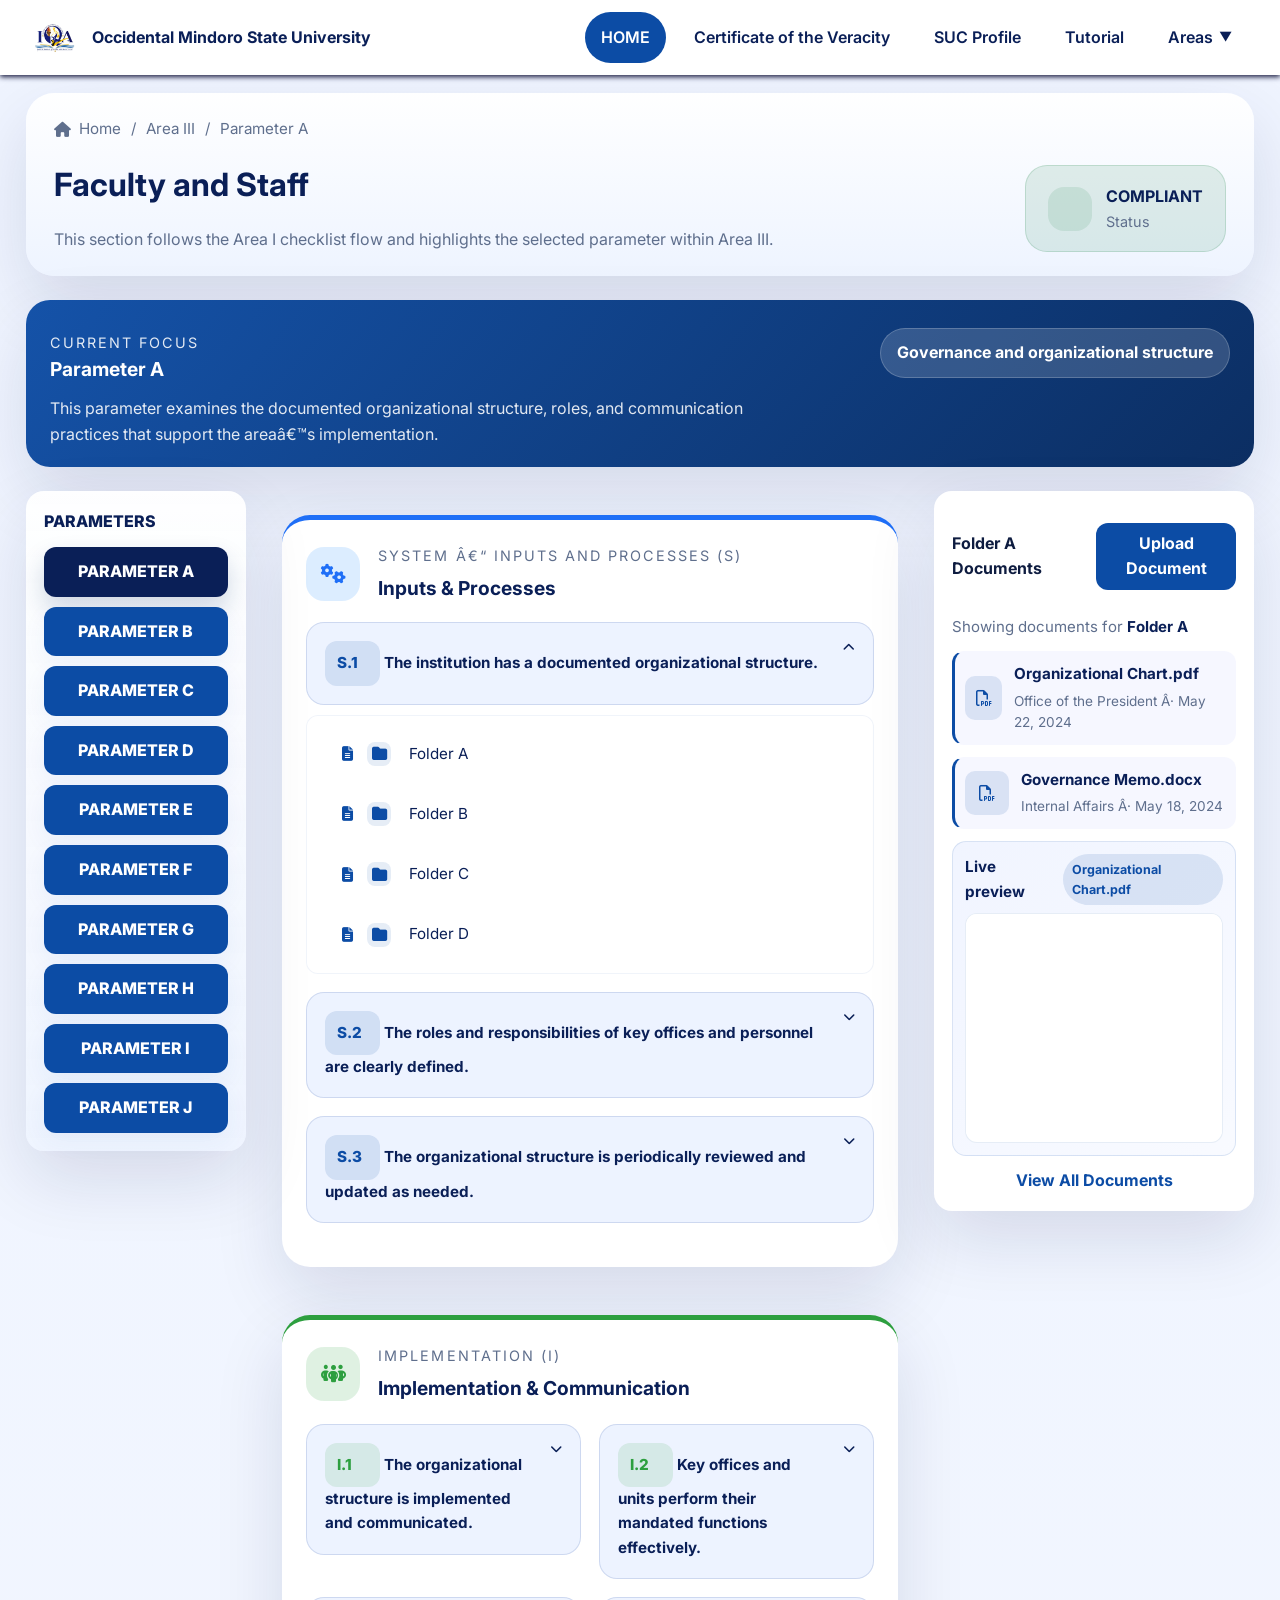
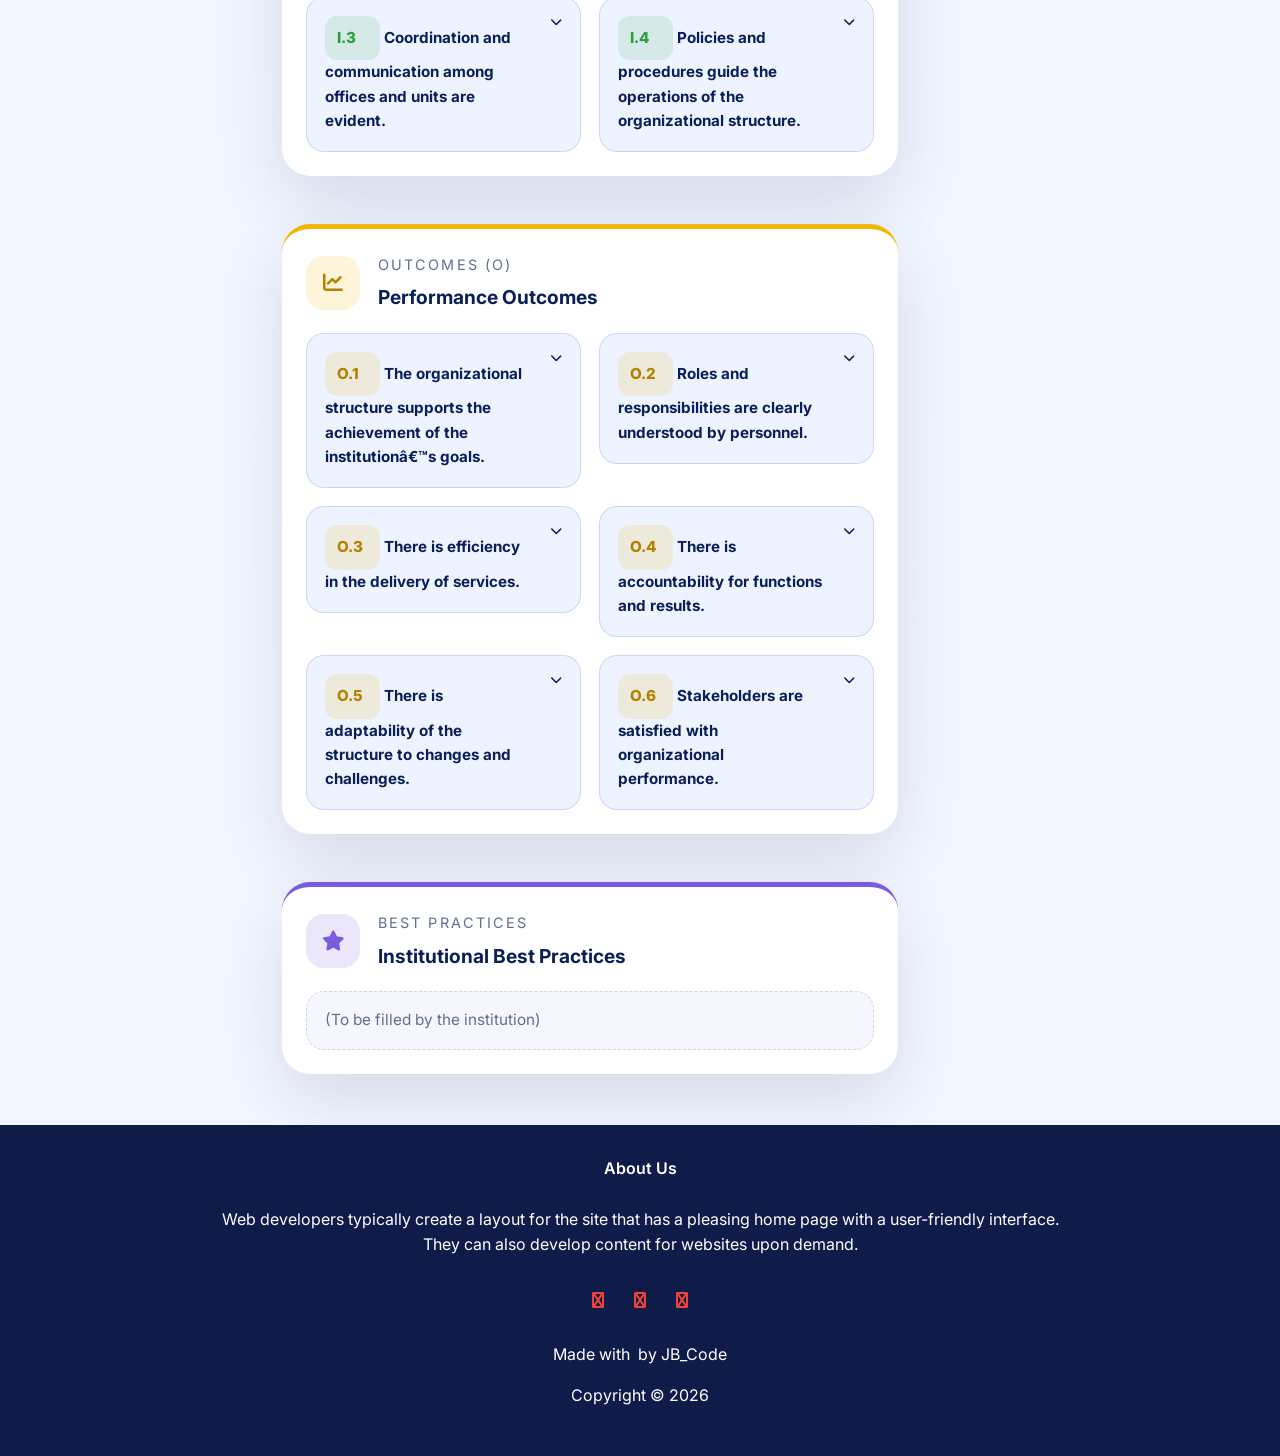
<file: area-iii.html>
﻿<!DOCTYPE html>
<html lang="en">
<head>
  <meta charset="UTF-8">
  <meta name="viewport" content="width=device-width, initial-scale=1.0">
  <title>Area III — Faculty and Staff</title>
  <link rel="preconnect" href="https://fonts.googleapis.com">
  <link rel="preconnect" href="https://fonts.gstatic.com" crossorigin>
  <link href="https://fonts.googleapis.com/css2?family=Inter:wght@400;500;600;700;800&display=swap" rel="stylesheet">
  <link rel="stylesheet" href="https://cdnjs.cloudflare.com/ajax/libs/font-awesome/6.4.0/css/all.min.css" crossorigin="anonymous" referrerpolicy="no-referrer" />
  <link rel="stylesheet" href="Style/area-i.css">
</head>
<body data-area="Area III">
  <div class="area-shell">
    <nav>
      <div class="brand">
        <img src="elements/logo.jpg" class="img" alt="logo">
        <span class="brand-text">Occidental Mindoro State University</span>
      </div>
      <button class="nav-toggle" aria-label="Toggle navigation" aria-expanded="false">
        <i class="fa fa-bars"></i>
      </button>
      <ul id="nav-menu" class="nav-menu">
        <li class="active"><a href="WelcomePage.html">HOME</a></li>
        <li><a href="#">Certificate of the Veracity</a></li>
        <li><a href="#">SUC Profile</a></li>
        <li><a href="#">Tutorial</a></li>
        <li class="has-submenu">
          <a href="#" class="submenu-toggle" aria-expanded="false">Areas</a>
          <ul class="submenu">
            <li><a href="area-i.html">Area I</a></li>
            <li><a href="area-ii.html">Area II</a></li>
            <li><a href="area-iii.html">Area III</a></li>
            <li><a href="area-iv.html">Area IV</a></li>
            <li><a href="area-v.html">Area V</a></li>
            <li><a href="area-vi.html">Area VI</a></li>
            <li><a href="area-vii.html">Area VII</a></li>
            <li><a href="area-viii.html">Area VIII</a></li>
            <li><a href="area-ix.html">Area IX</a></li>
          </ul>
        </li>
      </ul>
    </nav>

    <div class="page-banner">
      <div class="breadcrumb">
        <a href="WelcomePage.html"><i class="fa-solid fa-house"></i> Home</a>
        <span>/</span>
        <a href="area-i.html" id="breadcrumb-area">Area I</a>
        <span>/</span>
        <a href="area-i.html" id="breadcrumb-parameter">Parameter A</a>
      </div>
      <div class="page-title-row">
        <div>
          <h1 id="page-title">Governance â€“ Organizational Structure</h1>
          <p id="page-description">This parameter examines the adequacy and effectiveness of the organizational structure in supporting the institutionâ€™s vision, mission, and goals.</p>
        </div>
        <div class="status-chip status-chip--success">
          <span class="status-icon"><i class="fa-solid fa-shield-check"></i></span>
          <div>
            <strong>COMPLIANT</strong>
            <span>Status</span>
          </div>
        </div>
      </div>
    </div>

    <section class="parameter-overview" aria-label="Parameter focus">
      <div class="parameter-overview__header">
        <div>
          <p class="panel-label">CURRENT FOCUS</p>
          <h2 id="parameter-focus-title">Parameter A</h2>
        </div>
        <div class="parameter-badge" id="parameter-badge">Governance and organizational structure</div>
      </div>
      <p id="parameter-focus-summary">This parameter examines the documented organizational structure, roles, and communication practices that support the areaâ€™s implementation.</p>
    </section>

    <div class="page-grid">
      <aside class="side-parameters" aria-label="Parameters">
        <div class="params-title">PARAMETERS</div>
        <ul class="param-list">
          <li><a class="param-btn active" href="#parameter-a" data-parameter="A">PARAMETER A</a></li>
          <li><a class="param-btn" href="#parameter-b" data-parameter="B">PARAMETER B</a></li>
          <li><a class="param-btn" href="#parameter-c" data-parameter="C">PARAMETER C</a></li>
          <li><a class="param-btn" href="#parameter-d" data-parameter="D">PARAMETER D</a></li>
          <li><a class="param-btn" href="#parameter-e" data-parameter="E">PARAMETER E</a></li>
          <li><a class="param-btn" href="#parameter-f" data-parameter="F">PARAMETER F</a></li>
          <li><a class="param-btn" href="#parameter-g" data-parameter="G">PARAMETER G</a></li>
          <li><a class="param-btn" href="#parameter-h" data-parameter="H">PARAMETER H</a></li>
          <li><a class="param-btn" href="#parameter-i" data-parameter="I">PARAMETER I</a></li>
          <li><a class="param-btn" href="#parameter-j" data-parameter="J">PARAMETER J</a></li>
        </ul>
      </aside>

      <main class="content-area">
      <section class="area-panel area-panel--system">
        <div class="panel-header">
          <div class="panel-title">
            <span class="panel-icon"><i class="fa-solid fa-cogs"></i></span>
            <div>
              <p class="panel-label">SYSTEM â€“ INPUTS AND PROCESSES (S)</p>
              <h2>Inputs & Processes</h2>
            </div>
          </div>
        <div class="panel-body">
            <details class="dropdown" open>
              <summary class="panel-item">
                <div class="item-copy"><span>S.1</span> The institution has a documented organizational structure.</div>
                <i class="fa-solid fa-chevron-down"></i>
              </summary>
              <ul>
                <li><a href="#"><span class="folder-badge"><i class="fa-solid fa-folder"></i></span>Folder A</a></li>
                <li><a href="#"><span class="folder-badge"><i class="fa-solid fa-folder"></i></span>Folder B</a></li>
                <li><a href="#"><span class="folder-badge"><i class="fa-solid fa-folder"></i></span>Folder C</a></li>
                <li><a href="#"><span class="folder-badge"><i class="fa-solid fa-folder"></i></span>Folder D</a></li>
              </ul>
            </details>

            <details class="dropdown">
              <summary class="panel-item">
                <div class="item-copy"><span>S.2</span> The roles and responsibilities of key offices and personnel are clearly defined.</div>
                <i class="fa-solid fa-chevron-down"></i>
              </summary>
              <ul>
                <li><a href="#"><span class="folder-badge"><i class="fa-solid fa-folder"></i></span>Folder A</a></li>
                <li><a href="#"><span class="folder-badge"><i class="fa-solid fa-folder"></i></span>Folder B</a></li>
                <li><a href="#"><span class="folder-badge"><i class="fa-solid fa-folder"></i></span>Folder C</a></li>
                <li><a href="#"><span class="folder-badge"><i class="fa-solid fa-folder"></i></span>Folder D</a></li>
              </ul>
            </details>

            <details class="dropdown">
              <summary class="panel-item">
                <div class="item-copy"><span>S.3</span> The organizational structure is periodically reviewed and updated as needed.</div>
                <i class="fa-solid fa-chevron-down"></i>
              </summary>
              <ul>
                <li><a href="#"><span class="folder-badge"><i class="fa-solid fa-folder"></i></span>Folder A</a></li>
                <li><a href="#"><span class="folder-badge"><i class="fa-solid fa-folder"></i></span>Folder B</a></li>
                <li><a href="#"><span class="folder-badge"><i class="fa-solid fa-folder"></i></span>Folder C</a></li>
                <li><a href="#"><span class="folder-badge"><i class="fa-solid fa-folder"></i></span>Folder D</a></li>
              </ul>
            </details>
        </div>
      </section>

      <section class="area-panel area-panel--implementation">
        <div class="panel-header">
          <div class="panel-title">
            <span class="panel-icon"><i class="fa-solid fa-people-group"></i></span>
            <div>
              <p class="panel-label">IMPLEMENTATION (I)</p>
              <h2>Implementation & Communication</h2>
            </div>
          </div>
          
        </div>
        <div class="panel-body panel-body--split">
          <details class="dropdown">
            <summary class="panel-item">
              <div class="item-copy"><span>I.1</span> The organizational structure is implemented and communicated.</div>
              <i class="fa-solid fa-chevron-down"></i>
            </summary>
            <ul>
              <li><a href="#"><span class="folder-badge"><i class="fa-solid fa-folder"></i></span>Folder A</a></li>
              <li><a href="#"><span class="folder-badge"><i class="fa-solid fa-folder"></i></span>Folder B</a></li>
              <li><a href="#"><span class="folder-badge"><i class="fa-solid fa-folder"></i></span>Folder C</a></li>
              <li><a href="#"><span class="folder-badge"><i class="fa-solid fa-folder"></i></span>Folder D</a></li>
            </ul>
          </details>

          <details class="dropdown">
            <summary class="panel-item">
              <div class="item-copy"><span>I.2</span> Key offices and units perform their mandated functions effectively.</div>
              <i class="fa-solid fa-chevron-down"></i>
            </summary>
            <ul>
              <li><a href="#"><span class="folder-badge"><i class="fa-solid fa-folder"></i></span>Folder A</a></li>
              <li><a href="#"><span class="folder-badge"><i class="fa-solid fa-folder"></i></span>Folder B</a></li>
              <li><a href="#"><span class="folder-badge"><i class="fa-solid fa-folder"></i></span>Folder C</a></li>
              <li><a href="#"><span class="folder-badge"><i class="fa-solid fa-folder"></i></span>Folder D</a></li>
            </ul>
          </details>

          <details class="dropdown">
            <summary class="panel-item">
              <div class="item-copy"><span>I.3</span> Coordination and communication among offices and units are evident.</div>
              <i class="fa-solid fa-chevron-down"></i>
            </summary>
            <ul>
              <li><a href="#"><span class="folder-badge"><i class="fa-solid fa-folder"></i></span>Folder A</a></li>
                <li><a href="#"><span class="folder-badge"><i class="fa-solid fa-folder"></i></span>Folder B</a></li>
                <li><a href="#"><span class="folder-badge"><i class="fa-solid fa-folder"></i></span>Folder C</a></li>
                <li><a href="#"><span class="folder-badge"><i class="fa-solid fa-folder"></i></span>Folder D</a></li>
            </ul>
          </details>

          <details class="dropdown">
            <summary class="panel-item">
              <div class="item-copy"><span>I.4</span> Policies and procedures guide the operations of the organizational structure.</div>
              <i class="fa-solid fa-chevron-down"></i>
            </summary>
            <ul>
              <li><a href="#"><span class="folder-badge"><i class="fa-solid fa-folder"></i></span>Folder A</a></li>
              <li><a href="#"><span class="folder-badge"><i class="fa-solid fa-folder"></i></span>Folder B</a></li>
              <li><a href="#"><span class="folder-badge"><i class="fa-solid fa-folder"></i></span>Folder C</a></li>
              <li><a href="#"><span class="folder-badge"><i class="fa-solid fa-folder"></i></span>Folder D</a></li>
            </ul>
          </details>
        </div>
      </section>

      <section class="area-panel area-panel--outcomes">
        <div class="panel-header">
          <div class="panel-title">
            <span class="panel-icon"><i class="fa-solid fa-chart-line"></i></span>
            <div>
              <p class="panel-label">OUTCOMES (O)</p>
              <h2>Performance Outcomes</h2>
            </div>
          </div>
          
        </div>
        <div class="panel-body panel-body--split">
          <details class="dropdown">
            <summary class="panel-item">
              <div class="item-copy"><span>O.1</span> The organizational structure supports the achievement of the institutionâ€™s goals.</div>
              <i class="fa-solid fa-chevron-down"></i>
            </summary>
            <ul>
              <li><a href="#"><span class="folder-badge"><i class="fa-solid fa-folder"></i></span>Folder A</a></li>
              <li><a href="#"><span class="folder-badge"><i class="fa-solid fa-folder"></i></span>Folder B</a></li>
              <li><a href="#"><span class="folder-badge"><i class="fa-solid fa-folder"></i></span>Folder C</a></li>
              <li><a href="#"><span class="folder-badge"><i class="fa-solid fa-folder"></i></span>Folder D</a></li>
            </ul>
          </details>

          <details class="dropdown">
            <summary class="panel-item">
              <div class="item-copy"><span>O.2</span> Roles and responsibilities are clearly understood by personnel.</div>
              <i class="fa-solid fa-chevron-down"></i>
            </summary>
            <ul>
              <li><a href="#"><span class="folder-badge"><i class="fa-solid fa-folder"></i></span>Folder A</a></li>
              <li><a href="#"><span class="folder-badge"><i class="fa-solid fa-folder"></i></span>Folder B</a></li>
              <li><a href="#"><span class="folder-badge"><i class="fa-solid fa-folder"></i></span>Folder C</a></li>
              <li><a href="#"><span class="folder-badge"><i class="fa-solid fa-folder"></i></span>Folder D</a></li>
            </ul>
          </details>

          <details class="dropdown">
            <summary class="panel-item">
              <div class="item-copy"><span>O.3</span> There is efficiency in the delivery of services.</div>
              <i class="fa-solid fa-chevron-down"></i>
            </summary>
            <ul>
              <li><a href="#"><span class="folder-badge"><i class="fa-solid fa-folder"></i></span>Folder A</a></li>
              <li><a href="#"><span class="folder-badge"><i class="fa-solid fa-folder"></i></span>Folder B</a></li>
              <li><a href="#"><span class="folder-badge"><i class="fa-solid fa-folder"></i></span>Folder C</a></li>
              <li><a href="#"><span class="folder-badge"><i class="fa-solid fa-folder"></i></span>Folder D</a></li>
            </ul>
          </details>

          <details class="dropdown">
            <summary class="panel-item">
              <div class="item-copy"><span>O.4</span> There is accountability for functions and results.</div>
              <i class="fa-solid fa-chevron-down"></i>
            </summary>
            <ul>
              <li><a href="#"><span class="folder-badge"><i class="fa-solid fa-folder"></i></span>Folder A</a></li>
              <li><a href="#"><span class="folder-badge"><i class="fa-solid fa-folder"></i></span>Folder B</a></li>
              <li><a href="#"><span class="folder-badge"><i class="fa-solid fa-folder"></i></span>Folder C</a></li>
              <li><a href="#"><span class="folder-badge"><i class="fa-solid fa-folder"></i></span>Folder D</a></li>
            </ul>
          </details>

          <details class="dropdown">
            <summary class="panel-item">
              <div class="item-copy"><span>O.5</span> There is adaptability of the structure to changes and challenges.</div>
              <i class="fa-solid fa-chevron-down"></i>
            </summary>
            <ul>
              <li><a href="#"><span class="folder-badge"><i class="fa-solid fa-folder"></i></span>Folder A</a></li>
                <li><a href="#"><span class="folder-badge"><i class="fa-solid fa-folder"></i></span>Folder B</a></li>
                <li><a href="#"><span class="folder-badge"><i class="fa-solid fa-folder"></i></span>Folder C</a></li>
                <li><a href="#"><span class="folder-badge"><i class="fa-solid fa-folder"></i></span>Folder D</a></li>
            </ul>
          </details>

          <details class="dropdown">
            <summary class="panel-item">
              <div class="item-copy"><span>O.6</span> Stakeholders are satisfied with organizational performance.</div>
              <i class="fa-solid fa-chevron-down"></i>
            </summary>
            <ul>
              <li><a href="#"><span class="folder-badge"><i class="fa-solid fa-folder"></i></span>Folder A</a></li>
              <li><a href="#"><span class="folder-badge"><i class="fa-solid fa-folder"></i></span>Folder B</a></li>
              <li><a href="#"><span class="folder-badge"><i class="fa-solid fa-folder"></i></span>Folder C</a></li>
              <li><a href="#"><span class="folder-badge"><i class="fa-solid fa-folder"></i></span>Folder D</a></li>
            </ul>
          </details>
        </div>
      </section>

      <section class="area-panel area-panel--practices">
        <div class="panel-header">
          <div class="panel-title">
            <span class="panel-icon"><i class="fa-solid fa-star"></i></span>
            <div>
              <p class="panel-label">BEST PRACTICES</p>
              <h2>Institutional Best Practices</h2>
            </div>
          </div>
          
        </div>
        <div class="panel-body">
          <div class="practice-note">(To be filled by the institution)</div>
        </div>
      </section>
      </main>

      <aside class="side-docs" aria-label="Supporting Documents">
        <div class="docs-panel">
          <div class="docs-header">
            <h4 id="docsTitle">Supporting Documents</h4>
            <button class="upload">Upload Document</button>
          </div>
          <div id="docsSummary" class="docs-summary">Select a folder to view its supporting documents.</div>
          <ul class="docs-list" id="docsList">
            <li class="doc doc--empty">
              <div class="doc-icon doc-icon--empty"><i class="fa-solid fa-folder-open"></i></div>
              <div class="doc-body">
                <strong>No folder selected yet</strong>
                <small>Choose Folder A, B, C, or D from the dropdowns to view files here.</small>
              </div>
            </li>
          </ul>
          <div class="preview-card">
            <div class="preview-card__head">
              <h5>Live preview</h5>
              <span id="previewBadge" class="preview-badge">No file selected</span>
            </div>
            <div id="previewBody" class="preview-body">
              <div class="preview-placeholder"><i class="fa-solid fa-file-pdf"></i><p>Select a document to preview it here.</p></div>
            </div>
          </div>
          <a class="view-all" id="viewAllDocuments" href="overview.html">View All Documents</a>
        </div>
      </aside>
    </div>

    <section class="footer">
      <h4>About Us</h4>
      <p>Web developers typically create a layout for the site that has a pleasing home page with a user-friendly interface.<br> They can also develop content for websites upon demand.</p>
      <div class="icons">
        <i class="fa fa-facebook"></i>
        <i class="fa fa-instagram"></i>
        <i class="fa fa-twitter"></i>
      </div>
      <p>Made with <i class="fa fa-heart-o"></i> by JB_Code</p>
      <p>Copyright &copy; 2026</p>
    </section>
  </div>
  <script>
    document.addEventListener('DOMContentLoaded', function(){
      const toggle = document.querySelector('.nav-toggle');
      const menu = document.getElementById('nav-menu');
      const submenuToggle = document.querySelector('.submenu-toggle');

      if (!toggle || !menu) return;

      toggle.addEventListener('click', function(){
        const expanded = this.getAttribute('aria-expanded') === 'true';
        this.setAttribute('aria-expanded', String(!expanded));
        menu.classList.toggle('open');
      });

      if (submenuToggle) {
        submenuToggle.addEventListener('click', function(event){
          event.preventDefault();
          const parent = this.closest('.has-submenu');
          const expanded = this.getAttribute('aria-expanded') === 'true';
          this.setAttribute('aria-expanded', String(!expanded));
          parent.classList.toggle('open');
        });
      }

      const folderContent = {
        'Folder A': {
          accent: 'blue',
          docs: [
            { title: 'Organizational Chart.pdf', meta: 'Office of the President Â· May 22, 2024' },
            { title: 'Governance Memo.docx', meta: 'Internal Affairs Â· May 18, 2024' }
          ]
        },
        'Folder B': {
          accent: 'green',
          docs: [
            { title: 'Board Resolution.pdf', meta: 'Board Secretariat Â· June 02, 2024' },
            { title: 'Policy Brief.docx', meta: 'Policy Office Â· June 10, 2024' }
          ]
        },
        'Folder C': {
          accent: 'gold',
          docs: [
            { title: 'Compliance Checklist.pdf', meta: 'Quality Assurance Â· June 14, 2024' },
            { title: 'Audit Notes.docx', meta: 'Internal Audit Â· June 20, 2024' }
          ]
        },
        'Folder D': {
          accent: 'purple',
          docs: [
            { title: 'Stakeholder Survey.pdf', meta: 'Planning Office Â· June 28, 2024' },
            { title: 'Feedback Summary.docx', meta: 'Student Affairs Â· July 03, 2024' }
          ]
        }
      };

      const parameterMeta = {
        A: {
          title: 'Parameter A',
          badge: 'Governance and organizational structure',
          summary: 'This parameter examines the documented organizational structure, roles, and communication practices that support the areaâ€™s implementation.'
        },
        B: {
          title: 'Parameter B',
          badge: 'Leadership and management systems',
          summary: 'This parameter reviews how leadership practices, decision-making, and accountability are carried out within the area.'
        },
        C: {
          title: 'Parameter C',
          badge: 'Policies and procedures',
          summary: 'This parameter examines the availability, clarity, and implementation of policies that guide operations.'
        },
        D: {
          title: 'Parameter D',
          badge: 'Planning and coordination',
          summary: 'This parameter looks at how planning, coordination, and monitoring processes are organized and maintained.'
        },
        E: {
          title: 'Parameter E',
          badge: 'Resources and support',
          summary: 'This parameter focuses on the resources, systems, and support services required for effective implementation.'
        },
        F: {
          title: 'Parameter F',
          badge: 'Performance monitoring',
          summary: 'This parameter reviews the monitoring, reporting, and evaluation mechanisms used to assess performance.'
        },
        G: {
          title: 'Parameter G',
          badge: 'Stakeholder engagement',
          summary: 'This parameter examines how stakeholders are engaged, informed, and involved in the areaâ€™s initiatives.'
        },
        H: {
          title: 'Parameter H',
          badge: 'Quality and improvement',
          summary: 'This parameter evaluates quality assurance practices and continuous improvement efforts.'
        },
        I: {
          title: 'Parameter I',
          badge: 'Innovation and adaptability',
          summary: 'This parameter explores how the area adapts to change, innovation, and emerging institutional needs.'
        },
        J: {
          title: 'Parameter J',
          badge: 'Outcomes and impact',
          summary: 'This parameter reflects on outcomes achieved, lessons learned, and the overall impact of the areaâ€™s initiatives.'
        }
      };

      const areaName = document.body.dataset.area || new URLSearchParams(window.location.search).get('area') || 'Area I';
      const areaTitleMap = {
        'Area I': 'Governance â€“ Organizational Structure',
        'Area II': 'Teaching, Learning & Evaluation',
        'Area III': 'Faculty and Staff',
        'Area IV': 'Research',
        'Area V': 'Extension, Consultancy & Linkages',
        'Area VI': 'Support to Students',
        'Area VII': 'Library',
        'Area VIII': 'Infrastructure & Other Learning Resources',
        'Area IX': 'Quality Assurance Culture'
      };
      const pageTitle = document.getElementById('page-title');
      const pageDescription = document.getElementById('page-description');
      const breadcrumbArea = document.getElementById('breadcrumb-area');
      const breadcrumbParameter = document.getElementById('breadcrumb-parameter');
      const parameterFocusTitle = document.getElementById('parameter-focus-title');
      const parameterFocusSummary = document.getElementById('parameter-focus-summary');
      const parameterBadge = document.getElementById('parameter-badge');

      function updateParameterSelection(parameterKey) {
        const meta = parameterMeta[parameterKey] || parameterMeta.A;
        if (pageTitle) {
          pageTitle.textContent = (areaTitleMap[areaName] || 'Accreditation Area Overview');
        }
        if (pageDescription) {
          pageDescription.textContent = 'This section follows the Area I checklist flow and highlights the selected parameter within ' + areaName + '.';
        }
        if (breadcrumbArea) {
          breadcrumbArea.textContent = areaName;
        }
        if (breadcrumbParameter) {
          breadcrumbParameter.textContent = meta.title;
        }
        if (parameterFocusTitle) {
          parameterFocusTitle.textContent = meta.title;
        }
        if (parameterFocusSummary) {
          parameterFocusSummary.textContent = meta.summary;
        }
        if (parameterBadge) {
          parameterBadge.textContent = meta.badge;
        }
        document.querySelectorAll('.param-btn').forEach(function(button){
          button.classList.toggle('active', button.dataset.parameter === parameterKey);
        });
      }

      const docsTitle = document.getElementById('docsTitle');
      const docsSummary = document.getElementById('docsSummary');
      const docsList = document.getElementById('docsList');
      const previewBadge = document.getElementById('previewBadge');
      const previewBody = document.getElementById('previewBody');
      const viewAllDocuments = document.getElementById('viewAllDocuments');
      let activeFolder = 'Folder A';
      let activeDocument = null;

      function renderPreview(doc) {
        if (!previewBadge || !previewBody) return;
        const fileUrl = doc.file || 'resources/accreditation-overview.pdf';
        previewBadge.textContent = doc.title;
        const isPdf = fileUrl.toLowerCase().endsWith('.pdf');
        if (isPdf) {
          previewBody.innerHTML = '<div class="preview-embed"><iframe class="preview-frame" src="' + fileUrl + '" title="' + doc.title + '"></iframe></div>';
        } else {
          previewBody.innerHTML = '<div class="preview-placeholder"><i class="fa-solid fa-file-lines"></i><p>' + doc.title + '</p><small>Preview is not available for this file type. Open it from the button below.</small></div>';
        }
      }

      function renderFolder(folderName) {
        if (!docsTitle || !docsSummary || !docsList) return;

        activeFolder = folderName;
        const folder = folderContent[folderName] || folderContent['Folder A'];
        const docs = folder.docs;
        docsTitle.textContent = folderName + ' Documents';
        docsSummary.innerHTML = 'Showing documents for <strong>' + folderName + '</strong>';
        docsList.innerHTML = docs.map(function(doc){
          const fileUrl = doc.file || 'resources/accreditation-overview.pdf';
          const icon = fileUrl.toLowerCase().endsWith('.pdf') ? 'fa-file-pdf' : 'fa-file-word';
          const isActive = activeDocument && activeDocument.title === doc.title && activeDocument.file === doc.file;
          return '<li><button type="button" class="doc doc--' + folder.accent + (isActive ? ' active' : '') + '" data-title="' + doc.title + '" data-file="' + fileUrl + '" data-meta="' + doc.meta + '"><div class="doc-icon doc-icon--' + folder.accent + '"><i class="fa-regular ' + icon + '"></i></div><div class="doc-body"><strong>' + doc.title + '</strong><small>' + doc.meta + '</small></div></button></li>';
        }).join('');

        const initialDoc = docs[0];
        activeDocument = activeDocument && docs.some(function(doc){ return doc.title === activeDocument.title && (doc.file || 'resources/accreditation-overview.pdf') === (activeDocument.file || 'resources/accreditation-overview.pdf'); }) ? activeDocument : initialDoc;
        if (activeDocument) {
          renderPreview(activeDocument);
        }
        if (viewAllDocuments) {
          viewAllDocuments.href = 'overview.html?folder=' + encodeURIComponent(folderName);
        }
      }

      document.querySelectorAll('.dropdown ul a').forEach(function(link){
        link.addEventListener('click', function(event){
          event.preventDefault();
          const folderName = this.textContent.trim();
          renderFolder(folderName);
        });
      });

      docsList.addEventListener('click', function(event){
        const button = event.target.closest('.doc');
        if (!button) return;
        activeDocument = {
          title: button.dataset.title,
          meta: button.dataset.meta,
          file: button.dataset.file
        };
        renderPreview(activeDocument);
        document.querySelectorAll('.doc').forEach(function(item){
          item.classList.toggle('active', item === button);
        });
      });

      document.querySelectorAll('.param-btn').forEach(function(button){
        button.addEventListener('click', function(event){
          event.preventDefault();
          updateParameterSelection(this.dataset.parameter || 'A');
        });
      });

      updateParameterSelection('A');
      renderFolder('Folder A');
    });
  </script>
</body>
</html>
</file>
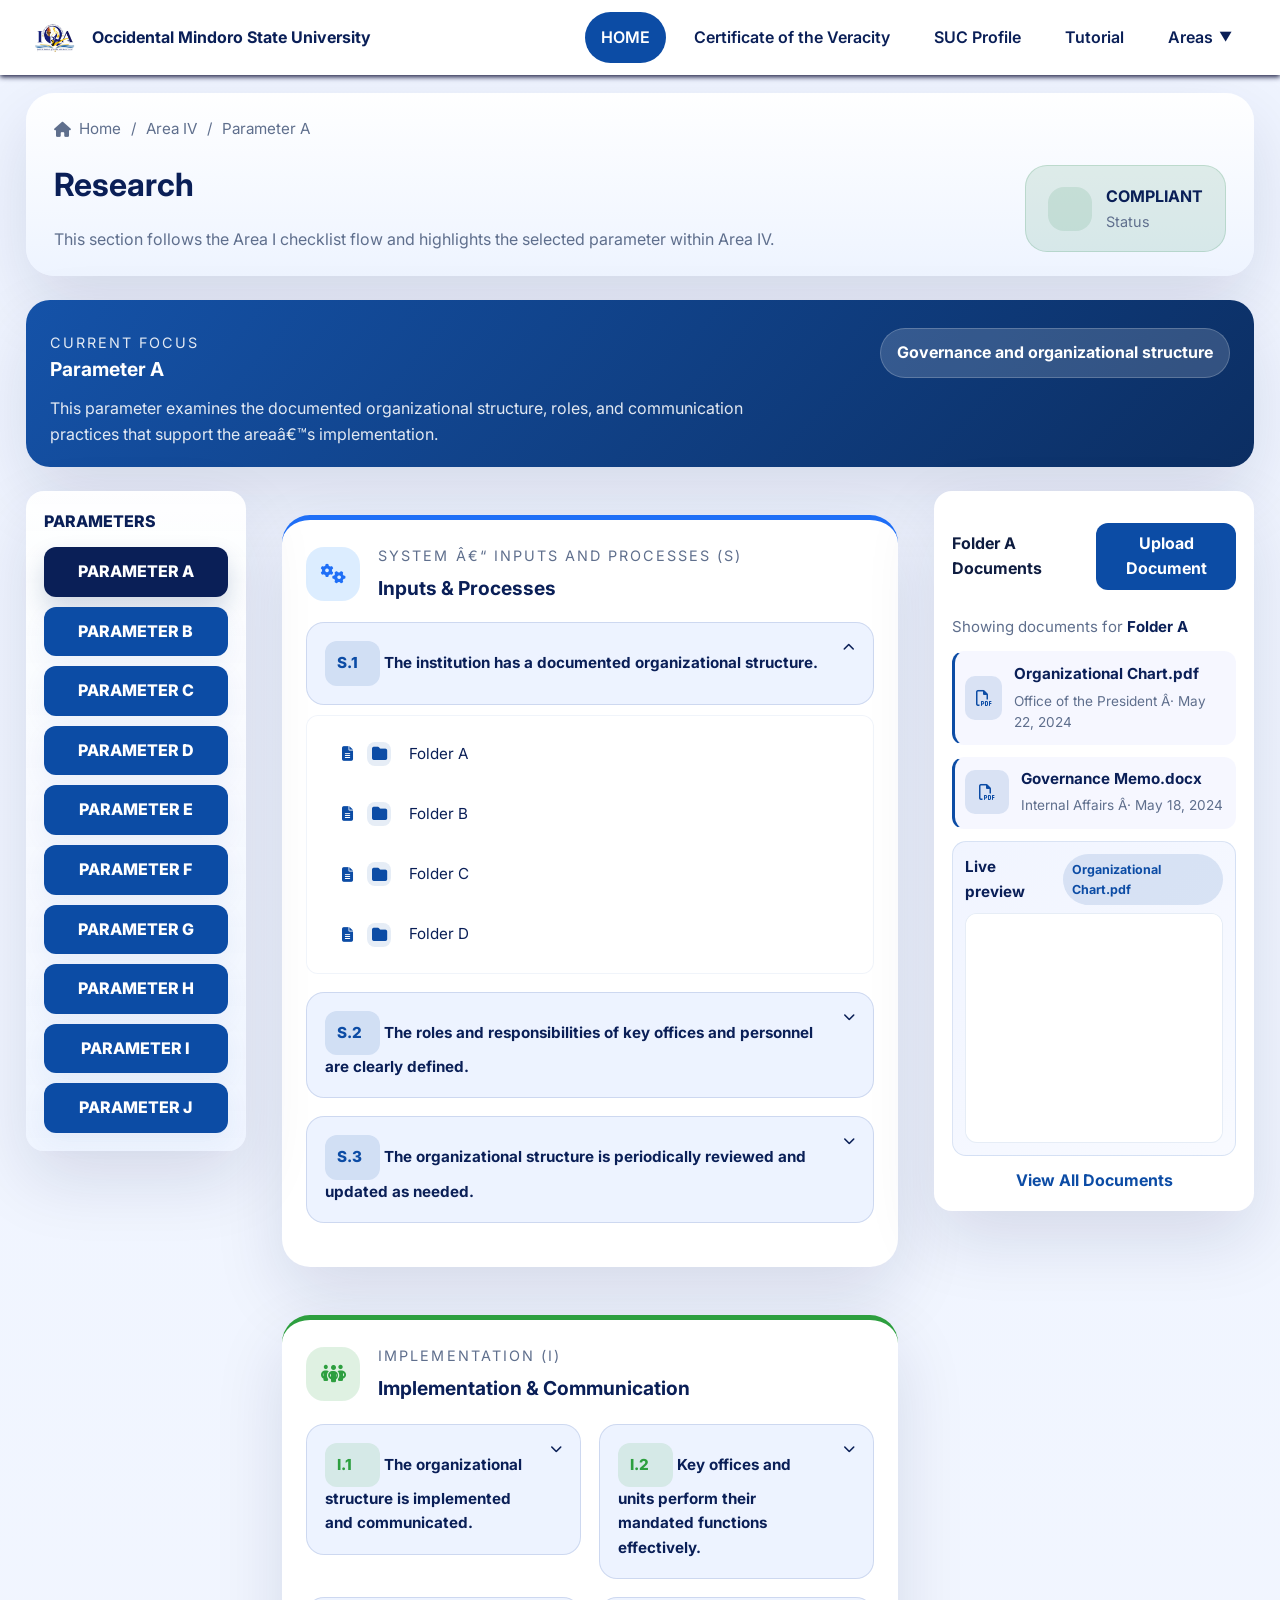
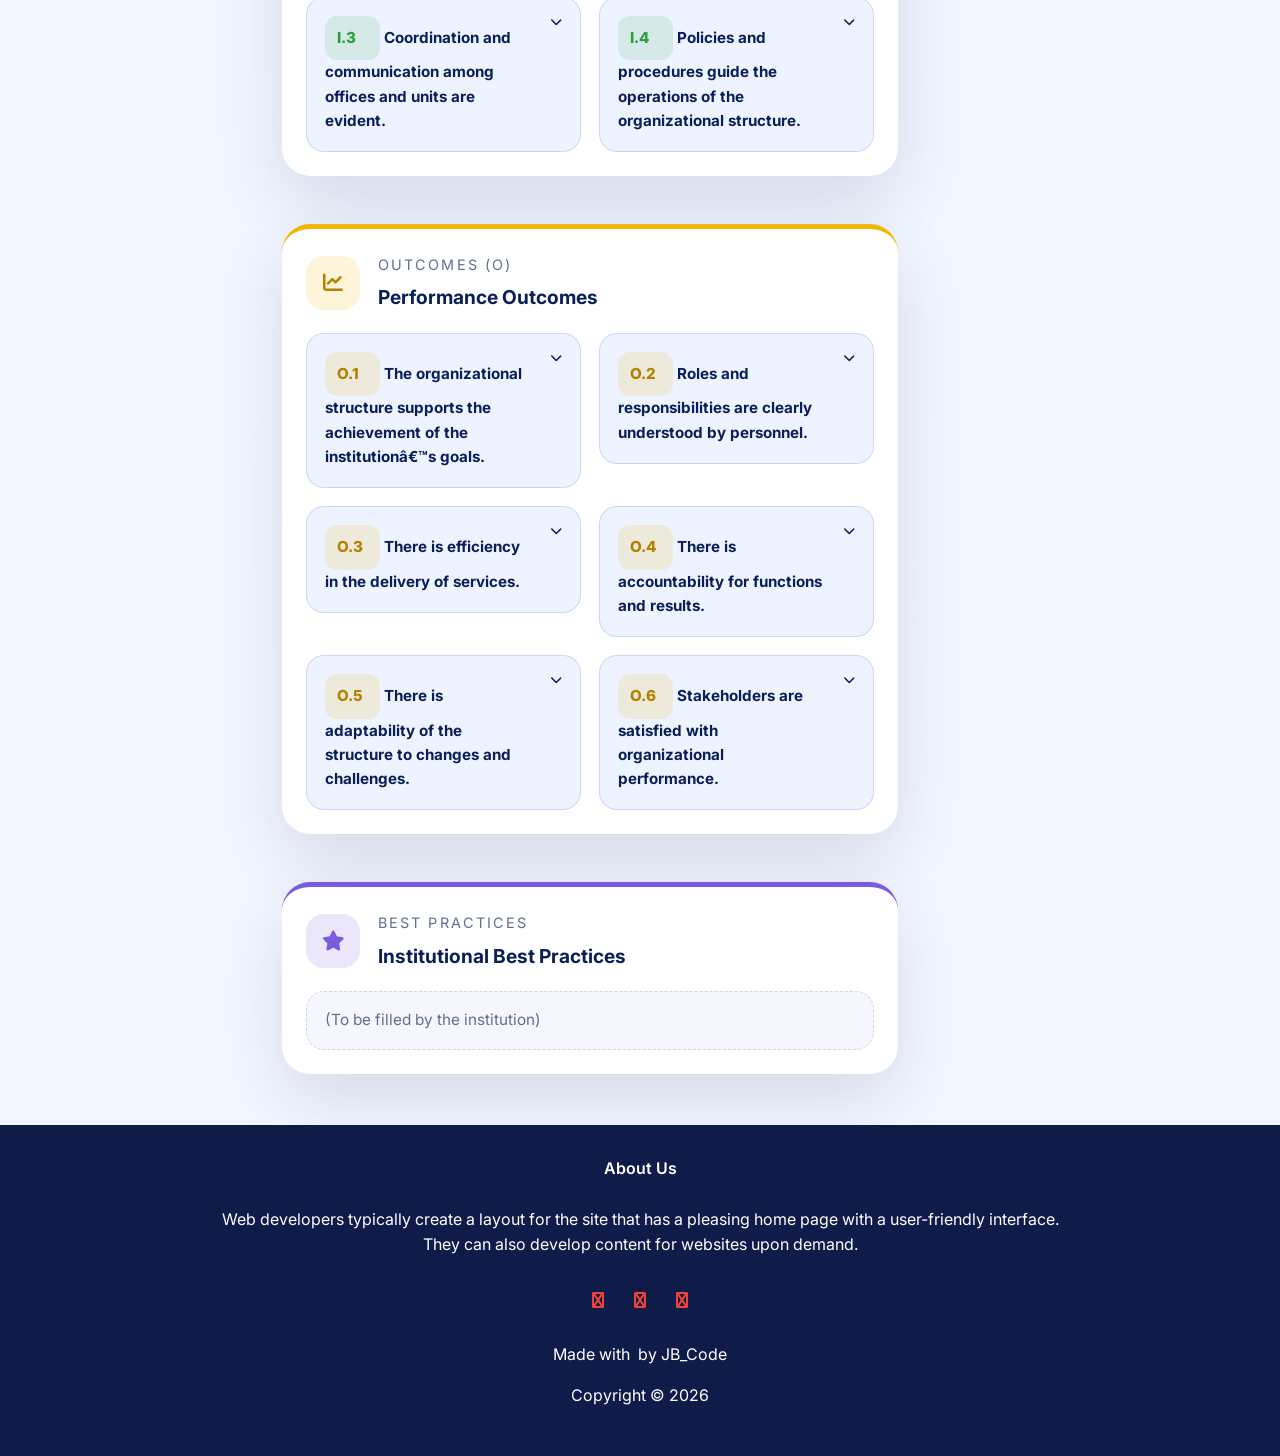
<file: area-iv.html>
﻿<!DOCTYPE html>
<html lang="en">
<head>
  <meta charset="UTF-8">
  <meta name="viewport" content="width=device-width, initial-scale=1.0">
  <title>Area IV — Research</title>
  <link rel="preconnect" href="https://fonts.googleapis.com">
  <link rel="preconnect" href="https://fonts.gstatic.com" crossorigin>
  <link href="https://fonts.googleapis.com/css2?family=Inter:wght@400;500;600;700;800&display=swap" rel="stylesheet">
  <link rel="stylesheet" href="https://cdnjs.cloudflare.com/ajax/libs/font-awesome/6.4.0/css/all.min.css" crossorigin="anonymous" referrerpolicy="no-referrer" />
  <link rel="stylesheet" href="Style/area-i.css">
</head>
<body data-area="Area IV">
  <div class="area-shell">
    <nav>
      <div class="brand">
        <img src="elements/logo.jpg" class="img" alt="logo">
        <span class="brand-text">Occidental Mindoro State University</span>
      </div>
      <button class="nav-toggle" aria-label="Toggle navigation" aria-expanded="false">
        <i class="fa fa-bars"></i>
      </button>
      <ul id="nav-menu" class="nav-menu">
        <li class="active"><a href="WelcomePage.html">HOME</a></li>
        <li><a href="#">Certificate of the Veracity</a></li>
        <li><a href="#">SUC Profile</a></li>
        <li><a href="#">Tutorial</a></li>
        <li class="has-submenu">
          <a href="#" class="submenu-toggle" aria-expanded="false">Areas</a>
          <ul class="submenu">
            <li><a href="area-i.html">Area I</a></li>
            <li><a href="area-ii.html">Area II</a></li>
            <li><a href="area-iii.html">Area III</a></li>
            <li><a href="area-iv.html">Area IV</a></li>
            <li><a href="area-v.html">Area V</a></li>
            <li><a href="area-vi.html">Area VI</a></li>
            <li><a href="area-vii.html">Area VII</a></li>
            <li><a href="area-viii.html">Area VIII</a></li>
            <li><a href="area-ix.html">Area IX</a></li>
          </ul>
        </li>
      </ul>
    </nav>

    <div class="page-banner">
      <div class="breadcrumb">
        <a href="WelcomePage.html"><i class="fa-solid fa-house"></i> Home</a>
        <span>/</span>
        <a href="area-i.html" id="breadcrumb-area">Area I</a>
        <span>/</span>
        <a href="area-i.html" id="breadcrumb-parameter">Parameter A</a>
      </div>
      <div class="page-title-row">
        <div>
          <h1 id="page-title">Governance â€“ Organizational Structure</h1>
          <p id="page-description">This parameter examines the adequacy and effectiveness of the organizational structure in supporting the institutionâ€™s vision, mission, and goals.</p>
        </div>
        <div class="status-chip status-chip--success">
          <span class="status-icon"><i class="fa-solid fa-shield-check"></i></span>
          <div>
            <strong>COMPLIANT</strong>
            <span>Status</span>
          </div>
        </div>
      </div>
    </div>

    <section class="parameter-overview" aria-label="Parameter focus">
      <div class="parameter-overview__header">
        <div>
          <p class="panel-label">CURRENT FOCUS</p>
          <h2 id="parameter-focus-title">Parameter A</h2>
        </div>
        <div class="parameter-badge" id="parameter-badge">Governance and organizational structure</div>
      </div>
      <p id="parameter-focus-summary">This parameter examines the documented organizational structure, roles, and communication practices that support the areaâ€™s implementation.</p>
    </section>

    <div class="page-grid">
      <aside class="side-parameters" aria-label="Parameters">
        <div class="params-title">PARAMETERS</div>
        <ul class="param-list">
          <li><a class="param-btn active" href="#parameter-a" data-parameter="A">PARAMETER A</a></li>
          <li><a class="param-btn" href="#parameter-b" data-parameter="B">PARAMETER B</a></li>
          <li><a class="param-btn" href="#parameter-c" data-parameter="C">PARAMETER C</a></li>
          <li><a class="param-btn" href="#parameter-d" data-parameter="D">PARAMETER D</a></li>
          <li><a class="param-btn" href="#parameter-e" data-parameter="E">PARAMETER E</a></li>
          <li><a class="param-btn" href="#parameter-f" data-parameter="F">PARAMETER F</a></li>
          <li><a class="param-btn" href="#parameter-g" data-parameter="G">PARAMETER G</a></li>
          <li><a class="param-btn" href="#parameter-h" data-parameter="H">PARAMETER H</a></li>
          <li><a class="param-btn" href="#parameter-i" data-parameter="I">PARAMETER I</a></li>
          <li><a class="param-btn" href="#parameter-j" data-parameter="J">PARAMETER J</a></li>
        </ul>
      </aside>

      <main class="content-area">
      <section class="area-panel area-panel--system">
        <div class="panel-header">
          <div class="panel-title">
            <span class="panel-icon"><i class="fa-solid fa-cogs"></i></span>
            <div>
              <p class="panel-label">SYSTEM â€“ INPUTS AND PROCESSES (S)</p>
              <h2>Inputs & Processes</h2>
            </div>
          </div>
        <div class="panel-body">
            <details class="dropdown" open>
              <summary class="panel-item">
                <div class="item-copy"><span>S.1</span> The institution has a documented organizational structure.</div>
                <i class="fa-solid fa-chevron-down"></i>
              </summary>
              <ul>
                <li><a href="#"><span class="folder-badge"><i class="fa-solid fa-folder"></i></span>Folder A</a></li>
                <li><a href="#"><span class="folder-badge"><i class="fa-solid fa-folder"></i></span>Folder B</a></li>
                <li><a href="#"><span class="folder-badge"><i class="fa-solid fa-folder"></i></span>Folder C</a></li>
                <li><a href="#"><span class="folder-badge"><i class="fa-solid fa-folder"></i></span>Folder D</a></li>
              </ul>
            </details>

            <details class="dropdown">
              <summary class="panel-item">
                <div class="item-copy"><span>S.2</span> The roles and responsibilities of key offices and personnel are clearly defined.</div>
                <i class="fa-solid fa-chevron-down"></i>
              </summary>
              <ul>
                <li><a href="#"><span class="folder-badge"><i class="fa-solid fa-folder"></i></span>Folder A</a></li>
                <li><a href="#"><span class="folder-badge"><i class="fa-solid fa-folder"></i></span>Folder B</a></li>
                <li><a href="#"><span class="folder-badge"><i class="fa-solid fa-folder"></i></span>Folder C</a></li>
                <li><a href="#"><span class="folder-badge"><i class="fa-solid fa-folder"></i></span>Folder D</a></li>
              </ul>
            </details>

            <details class="dropdown">
              <summary class="panel-item">
                <div class="item-copy"><span>S.3</span> The organizational structure is periodically reviewed and updated as needed.</div>
                <i class="fa-solid fa-chevron-down"></i>
              </summary>
              <ul>
                <li><a href="#"><span class="folder-badge"><i class="fa-solid fa-folder"></i></span>Folder A</a></li>
                <li><a href="#"><span class="folder-badge"><i class="fa-solid fa-folder"></i></span>Folder B</a></li>
                <li><a href="#"><span class="folder-badge"><i class="fa-solid fa-folder"></i></span>Folder C</a></li>
                <li><a href="#"><span class="folder-badge"><i class="fa-solid fa-folder"></i></span>Folder D</a></li>
              </ul>
            </details>
        </div>
      </section>

      <section class="area-panel area-panel--implementation">
        <div class="panel-header">
          <div class="panel-title">
            <span class="panel-icon"><i class="fa-solid fa-people-group"></i></span>
            <div>
              <p class="panel-label">IMPLEMENTATION (I)</p>
              <h2>Implementation & Communication</h2>
            </div>
          </div>
          
        </div>
        <div class="panel-body panel-body--split">
          <details class="dropdown">
            <summary class="panel-item">
              <div class="item-copy"><span>I.1</span> The organizational structure is implemented and communicated.</div>
              <i class="fa-solid fa-chevron-down"></i>
            </summary>
            <ul>
              <li><a href="#"><span class="folder-badge"><i class="fa-solid fa-folder"></i></span>Folder A</a></li>
              <li><a href="#"><span class="folder-badge"><i class="fa-solid fa-folder"></i></span>Folder B</a></li>
              <li><a href="#"><span class="folder-badge"><i class="fa-solid fa-folder"></i></span>Folder C</a></li>
              <li><a href="#"><span class="folder-badge"><i class="fa-solid fa-folder"></i></span>Folder D</a></li>
            </ul>
          </details>

          <details class="dropdown">
            <summary class="panel-item">
              <div class="item-copy"><span>I.2</span> Key offices and units perform their mandated functions effectively.</div>
              <i class="fa-solid fa-chevron-down"></i>
            </summary>
            <ul>
              <li><a href="#"><span class="folder-badge"><i class="fa-solid fa-folder"></i></span>Folder A</a></li>
              <li><a href="#"><span class="folder-badge"><i class="fa-solid fa-folder"></i></span>Folder B</a></li>
              <li><a href="#"><span class="folder-badge"><i class="fa-solid fa-folder"></i></span>Folder C</a></li>
              <li><a href="#"><span class="folder-badge"><i class="fa-solid fa-folder"></i></span>Folder D</a></li>
            </ul>
          </details>

          <details class="dropdown">
            <summary class="panel-item">
              <div class="item-copy"><span>I.3</span> Coordination and communication among offices and units are evident.</div>
              <i class="fa-solid fa-chevron-down"></i>
            </summary>
            <ul>
              <li><a href="#"><span class="folder-badge"><i class="fa-solid fa-folder"></i></span>Folder A</a></li>
                <li><a href="#"><span class="folder-badge"><i class="fa-solid fa-folder"></i></span>Folder B</a></li>
                <li><a href="#"><span class="folder-badge"><i class="fa-solid fa-folder"></i></span>Folder C</a></li>
                <li><a href="#"><span class="folder-badge"><i class="fa-solid fa-folder"></i></span>Folder D</a></li>
            </ul>
          </details>

          <details class="dropdown">
            <summary class="panel-item">
              <div class="item-copy"><span>I.4</span> Policies and procedures guide the operations of the organizational structure.</div>
              <i class="fa-solid fa-chevron-down"></i>
            </summary>
            <ul>
              <li><a href="#"><span class="folder-badge"><i class="fa-solid fa-folder"></i></span>Folder A</a></li>
              <li><a href="#"><span class="folder-badge"><i class="fa-solid fa-folder"></i></span>Folder B</a></li>
              <li><a href="#"><span class="folder-badge"><i class="fa-solid fa-folder"></i></span>Folder C</a></li>
              <li><a href="#"><span class="folder-badge"><i class="fa-solid fa-folder"></i></span>Folder D</a></li>
            </ul>
          </details>
        </div>
      </section>

      <section class="area-panel area-panel--outcomes">
        <div class="panel-header">
          <div class="panel-title">
            <span class="panel-icon"><i class="fa-solid fa-chart-line"></i></span>
            <div>
              <p class="panel-label">OUTCOMES (O)</p>
              <h2>Performance Outcomes</h2>
            </div>
          </div>
          
        </div>
        <div class="panel-body panel-body--split">
          <details class="dropdown">
            <summary class="panel-item">
              <div class="item-copy"><span>O.1</span> The organizational structure supports the achievement of the institutionâ€™s goals.</div>
              <i class="fa-solid fa-chevron-down"></i>
            </summary>
            <ul>
              <li><a href="#"><span class="folder-badge"><i class="fa-solid fa-folder"></i></span>Folder A</a></li>
              <li><a href="#"><span class="folder-badge"><i class="fa-solid fa-folder"></i></span>Folder B</a></li>
              <li><a href="#"><span class="folder-badge"><i class="fa-solid fa-folder"></i></span>Folder C</a></li>
              <li><a href="#"><span class="folder-badge"><i class="fa-solid fa-folder"></i></span>Folder D</a></li>
            </ul>
          </details>

          <details class="dropdown">
            <summary class="panel-item">
              <div class="item-copy"><span>O.2</span> Roles and responsibilities are clearly understood by personnel.</div>
              <i class="fa-solid fa-chevron-down"></i>
            </summary>
            <ul>
              <li><a href="#"><span class="folder-badge"><i class="fa-solid fa-folder"></i></span>Folder A</a></li>
              <li><a href="#"><span class="folder-badge"><i class="fa-solid fa-folder"></i></span>Folder B</a></li>
              <li><a href="#"><span class="folder-badge"><i class="fa-solid fa-folder"></i></span>Folder C</a></li>
              <li><a href="#"><span class="folder-badge"><i class="fa-solid fa-folder"></i></span>Folder D</a></li>
            </ul>
          </details>

          <details class="dropdown">
            <summary class="panel-item">
              <div class="item-copy"><span>O.3</span> There is efficiency in the delivery of services.</div>
              <i class="fa-solid fa-chevron-down"></i>
            </summary>
            <ul>
              <li><a href="#"><span class="folder-badge"><i class="fa-solid fa-folder"></i></span>Folder A</a></li>
              <li><a href="#"><span class="folder-badge"><i class="fa-solid fa-folder"></i></span>Folder B</a></li>
              <li><a href="#"><span class="folder-badge"><i class="fa-solid fa-folder"></i></span>Folder C</a></li>
              <li><a href="#"><span class="folder-badge"><i class="fa-solid fa-folder"></i></span>Folder D</a></li>
            </ul>
          </details>

          <details class="dropdown">
            <summary class="panel-item">
              <div class="item-copy"><span>O.4</span> There is accountability for functions and results.</div>
              <i class="fa-solid fa-chevron-down"></i>
            </summary>
            <ul>
              <li><a href="#"><span class="folder-badge"><i class="fa-solid fa-folder"></i></span>Folder A</a></li>
              <li><a href="#"><span class="folder-badge"><i class="fa-solid fa-folder"></i></span>Folder B</a></li>
              <li><a href="#"><span class="folder-badge"><i class="fa-solid fa-folder"></i></span>Folder C</a></li>
              <li><a href="#"><span class="folder-badge"><i class="fa-solid fa-folder"></i></span>Folder D</a></li>
            </ul>
          </details>

          <details class="dropdown">
            <summary class="panel-item">
              <div class="item-copy"><span>O.5</span> There is adaptability of the structure to changes and challenges.</div>
              <i class="fa-solid fa-chevron-down"></i>
            </summary>
            <ul>
              <li><a href="#"><span class="folder-badge"><i class="fa-solid fa-folder"></i></span>Folder A</a></li>
                <li><a href="#"><span class="folder-badge"><i class="fa-solid fa-folder"></i></span>Folder B</a></li>
                <li><a href="#"><span class="folder-badge"><i class="fa-solid fa-folder"></i></span>Folder C</a></li>
                <li><a href="#"><span class="folder-badge"><i class="fa-solid fa-folder"></i></span>Folder D</a></li>
            </ul>
          </details>

          <details class="dropdown">
            <summary class="panel-item">
              <div class="item-copy"><span>O.6</span> Stakeholders are satisfied with organizational performance.</div>
              <i class="fa-solid fa-chevron-down"></i>
            </summary>
            <ul>
              <li><a href="#"><span class="folder-badge"><i class="fa-solid fa-folder"></i></span>Folder A</a></li>
              <li><a href="#"><span class="folder-badge"><i class="fa-solid fa-folder"></i></span>Folder B</a></li>
              <li><a href="#"><span class="folder-badge"><i class="fa-solid fa-folder"></i></span>Folder C</a></li>
              <li><a href="#"><span class="folder-badge"><i class="fa-solid fa-folder"></i></span>Folder D</a></li>
            </ul>
          </details>
        </div>
      </section>

      <section class="area-panel area-panel--practices">
        <div class="panel-header">
          <div class="panel-title">
            <span class="panel-icon"><i class="fa-solid fa-star"></i></span>
            <div>
              <p class="panel-label">BEST PRACTICES</p>
              <h2>Institutional Best Practices</h2>
            </div>
          </div>
          
        </div>
        <div class="panel-body">
          <div class="practice-note">(To be filled by the institution)</div>
        </div>
      </section>
      </main>

      <aside class="side-docs" aria-label="Supporting Documents">
        <div class="docs-panel">
          <div class="docs-header">
            <h4 id="docsTitle">Supporting Documents</h4>
            <button class="upload">Upload Document</button>
          </div>
          <div id="docsSummary" class="docs-summary">Select a folder to view its supporting documents.</div>
          <ul class="docs-list" id="docsList">
            <li class="doc doc--empty">
              <div class="doc-icon doc-icon--empty"><i class="fa-solid fa-folder-open"></i></div>
              <div class="doc-body">
                <strong>No folder selected yet</strong>
                <small>Choose Folder A, B, C, or D from the dropdowns to view files here.</small>
              </div>
            </li>
          </ul>
          <div class="preview-card">
            <div class="preview-card__head">
              <h5>Live preview</h5>
              <span id="previewBadge" class="preview-badge">No file selected</span>
            </div>
            <div id="previewBody" class="preview-body">
              <div class="preview-placeholder"><i class="fa-solid fa-file-pdf"></i><p>Select a document to preview it here.</p></div>
            </div>
          </div>
          <a class="view-all" id="viewAllDocuments" href="overview.html">View All Documents</a>
        </div>
      </aside>
    </div>

    <section class="footer">
      <h4>About Us</h4>
      <p>Web developers typically create a layout for the site that has a pleasing home page with a user-friendly interface.<br> They can also develop content for websites upon demand.</p>
      <div class="icons">
        <i class="fa fa-facebook"></i>
        <i class="fa fa-instagram"></i>
        <i class="fa fa-twitter"></i>
      </div>
      <p>Made with <i class="fa fa-heart-o"></i> by JB_Code</p>
      <p>Copyright &copy; 2026</p>
    </section>
  </div>
  <script>
    document.addEventListener('DOMContentLoaded', function(){
      const toggle = document.querySelector('.nav-toggle');
      const menu = document.getElementById('nav-menu');
      const submenuToggle = document.querySelector('.submenu-toggle');

      if (!toggle || !menu) return;

      toggle.addEventListener('click', function(){
        const expanded = this.getAttribute('aria-expanded') === 'true';
        this.setAttribute('aria-expanded', String(!expanded));
        menu.classList.toggle('open');
      });

      if (submenuToggle) {
        submenuToggle.addEventListener('click', function(event){
          event.preventDefault();
          const parent = this.closest('.has-submenu');
          const expanded = this.getAttribute('aria-expanded') === 'true';
          this.setAttribute('aria-expanded', String(!expanded));
          parent.classList.toggle('open');
        });
      }

      const folderContent = {
        'Folder A': {
          accent: 'blue',
          docs: [
            { title: 'Organizational Chart.pdf', meta: 'Office of the President Â· May 22, 2024' },
            { title: 'Governance Memo.docx', meta: 'Internal Affairs Â· May 18, 2024' }
          ]
        },
        'Folder B': {
          accent: 'green',
          docs: [
            { title: 'Board Resolution.pdf', meta: 'Board Secretariat Â· June 02, 2024' },
            { title: 'Policy Brief.docx', meta: 'Policy Office Â· June 10, 2024' }
          ]
        },
        'Folder C': {
          accent: 'gold',
          docs: [
            { title: 'Compliance Checklist.pdf', meta: 'Quality Assurance Â· June 14, 2024' },
            { title: 'Audit Notes.docx', meta: 'Internal Audit Â· June 20, 2024' }
          ]
        },
        'Folder D': {
          accent: 'purple',
          docs: [
            { title: 'Stakeholder Survey.pdf', meta: 'Planning Office Â· June 28, 2024' },
            { title: 'Feedback Summary.docx', meta: 'Student Affairs Â· July 03, 2024' }
          ]
        }
      };

      const parameterMeta = {
        A: {
          title: 'Parameter A',
          badge: 'Governance and organizational structure',
          summary: 'This parameter examines the documented organizational structure, roles, and communication practices that support the areaâ€™s implementation.'
        },
        B: {
          title: 'Parameter B',
          badge: 'Leadership and management systems',
          summary: 'This parameter reviews how leadership practices, decision-making, and accountability are carried out within the area.'
        },
        C: {
          title: 'Parameter C',
          badge: 'Policies and procedures',
          summary: 'This parameter examines the availability, clarity, and implementation of policies that guide operations.'
        },
        D: {
          title: 'Parameter D',
          badge: 'Planning and coordination',
          summary: 'This parameter looks at how planning, coordination, and monitoring processes are organized and maintained.'
        },
        E: {
          title: 'Parameter E',
          badge: 'Resources and support',
          summary: 'This parameter focuses on the resources, systems, and support services required for effective implementation.'
        },
        F: {
          title: 'Parameter F',
          badge: 'Performance monitoring',
          summary: 'This parameter reviews the monitoring, reporting, and evaluation mechanisms used to assess performance.'
        },
        G: {
          title: 'Parameter G',
          badge: 'Stakeholder engagement',
          summary: 'This parameter examines how stakeholders are engaged, informed, and involved in the areaâ€™s initiatives.'
        },
        H: {
          title: 'Parameter H',
          badge: 'Quality and improvement',
          summary: 'This parameter evaluates quality assurance practices and continuous improvement efforts.'
        },
        I: {
          title: 'Parameter I',
          badge: 'Innovation and adaptability',
          summary: 'This parameter explores how the area adapts to change, innovation, and emerging institutional needs.'
        },
        J: {
          title: 'Parameter J',
          badge: 'Outcomes and impact',
          summary: 'This parameter reflects on outcomes achieved, lessons learned, and the overall impact of the areaâ€™s initiatives.'
        }
      };

      const areaName = document.body.dataset.area || new URLSearchParams(window.location.search).get('area') || 'Area I';
      const areaTitleMap = {
        'Area I': 'Governance â€“ Organizational Structure',
        'Area II': 'Teaching, Learning & Evaluation',
        'Area III': 'Faculty and Staff',
        'Area IV': 'Research',
        'Area V': 'Extension, Consultancy & Linkages',
        'Area VI': 'Support to Students',
        'Area VII': 'Library',
        'Area VIII': 'Infrastructure & Other Learning Resources',
        'Area IX': 'Quality Assurance Culture'
      };
      const pageTitle = document.getElementById('page-title');
      const pageDescription = document.getElementById('page-description');
      const breadcrumbArea = document.getElementById('breadcrumb-area');
      const breadcrumbParameter = document.getElementById('breadcrumb-parameter');
      const parameterFocusTitle = document.getElementById('parameter-focus-title');
      const parameterFocusSummary = document.getElementById('parameter-focus-summary');
      const parameterBadge = document.getElementById('parameter-badge');

      function updateParameterSelection(parameterKey) {
        const meta = parameterMeta[parameterKey] || parameterMeta.A;
        if (pageTitle) {
          pageTitle.textContent = (areaTitleMap[areaName] || 'Accreditation Area Overview');
        }
        if (pageDescription) {
          pageDescription.textContent = 'This section follows the Area I checklist flow and highlights the selected parameter within ' + areaName + '.';
        }
        if (breadcrumbArea) {
          breadcrumbArea.textContent = areaName;
        }
        if (breadcrumbParameter) {
          breadcrumbParameter.textContent = meta.title;
        }
        if (parameterFocusTitle) {
          parameterFocusTitle.textContent = meta.title;
        }
        if (parameterFocusSummary) {
          parameterFocusSummary.textContent = meta.summary;
        }
        if (parameterBadge) {
          parameterBadge.textContent = meta.badge;
        }
        document.querySelectorAll('.param-btn').forEach(function(button){
          button.classList.toggle('active', button.dataset.parameter === parameterKey);
        });
      }

      const docsTitle = document.getElementById('docsTitle');
      const docsSummary = document.getElementById('docsSummary');
      const docsList = document.getElementById('docsList');
      const previewBadge = document.getElementById('previewBadge');
      const previewBody = document.getElementById('previewBody');
      const viewAllDocuments = document.getElementById('viewAllDocuments');
      let activeFolder = 'Folder A';
      let activeDocument = null;

      function renderPreview(doc) {
        if (!previewBadge || !previewBody) return;
        const fileUrl = doc.file || 'resources/accreditation-overview.pdf';
        previewBadge.textContent = doc.title;
        const isPdf = fileUrl.toLowerCase().endsWith('.pdf');
        if (isPdf) {
          previewBody.innerHTML = '<div class="preview-embed"><iframe class="preview-frame" src="' + fileUrl + '" title="' + doc.title + '"></iframe></div>';
        } else {
          previewBody.innerHTML = '<div class="preview-placeholder"><i class="fa-solid fa-file-lines"></i><p>' + doc.title + '</p><small>Preview is not available for this file type. Open it from the button below.</small></div>';
        }
      }

      function renderFolder(folderName) {
        if (!docsTitle || !docsSummary || !docsList) return;

        activeFolder = folderName;
        const folder = folderContent[folderName] || folderContent['Folder A'];
        const docs = folder.docs;
        docsTitle.textContent = folderName + ' Documents';
        docsSummary.innerHTML = 'Showing documents for <strong>' + folderName + '</strong>';
        docsList.innerHTML = docs.map(function(doc){
          const fileUrl = doc.file || 'resources/accreditation-overview.pdf';
          const icon = fileUrl.toLowerCase().endsWith('.pdf') ? 'fa-file-pdf' : 'fa-file-word';
          const isActive = activeDocument && activeDocument.title === doc.title && activeDocument.file === doc.file;
          return '<li><button type="button" class="doc doc--' + folder.accent + (isActive ? ' active' : '') + '" data-title="' + doc.title + '" data-file="' + fileUrl + '" data-meta="' + doc.meta + '"><div class="doc-icon doc-icon--' + folder.accent + '"><i class="fa-regular ' + icon + '"></i></div><div class="doc-body"><strong>' + doc.title + '</strong><small>' + doc.meta + '</small></div></button></li>';
        }).join('');

        const initialDoc = docs[0];
        activeDocument = activeDocument && docs.some(function(doc){ return doc.title === activeDocument.title && (doc.file || 'resources/accreditation-overview.pdf') === (activeDocument.file || 'resources/accreditation-overview.pdf'); }) ? activeDocument : initialDoc;
        if (activeDocument) {
          renderPreview(activeDocument);
        }
        if (viewAllDocuments) {
          viewAllDocuments.href = 'overview.html?folder=' + encodeURIComponent(folderName);
        }
      }

      document.querySelectorAll('.dropdown ul a').forEach(function(link){
        link.addEventListener('click', function(event){
          event.preventDefault();
          const folderName = this.textContent.trim();
          renderFolder(folderName);
        });
      });

      docsList.addEventListener('click', function(event){
        const button = event.target.closest('.doc');
        if (!button) return;
        activeDocument = {
          title: button.dataset.title,
          meta: button.dataset.meta,
          file: button.dataset.file
        };
        renderPreview(activeDocument);
        document.querySelectorAll('.doc').forEach(function(item){
          item.classList.toggle('active', item === button);
        });
      });

      document.querySelectorAll('.param-btn').forEach(function(button){
        button.addEventListener('click', function(event){
          event.preventDefault();
          updateParameterSelection(this.dataset.parameter || 'A');
        });
      });

      updateParameterSelection('A');
      renderFolder('Folder A');
    });
  </script>
</body>
</html>
</file>
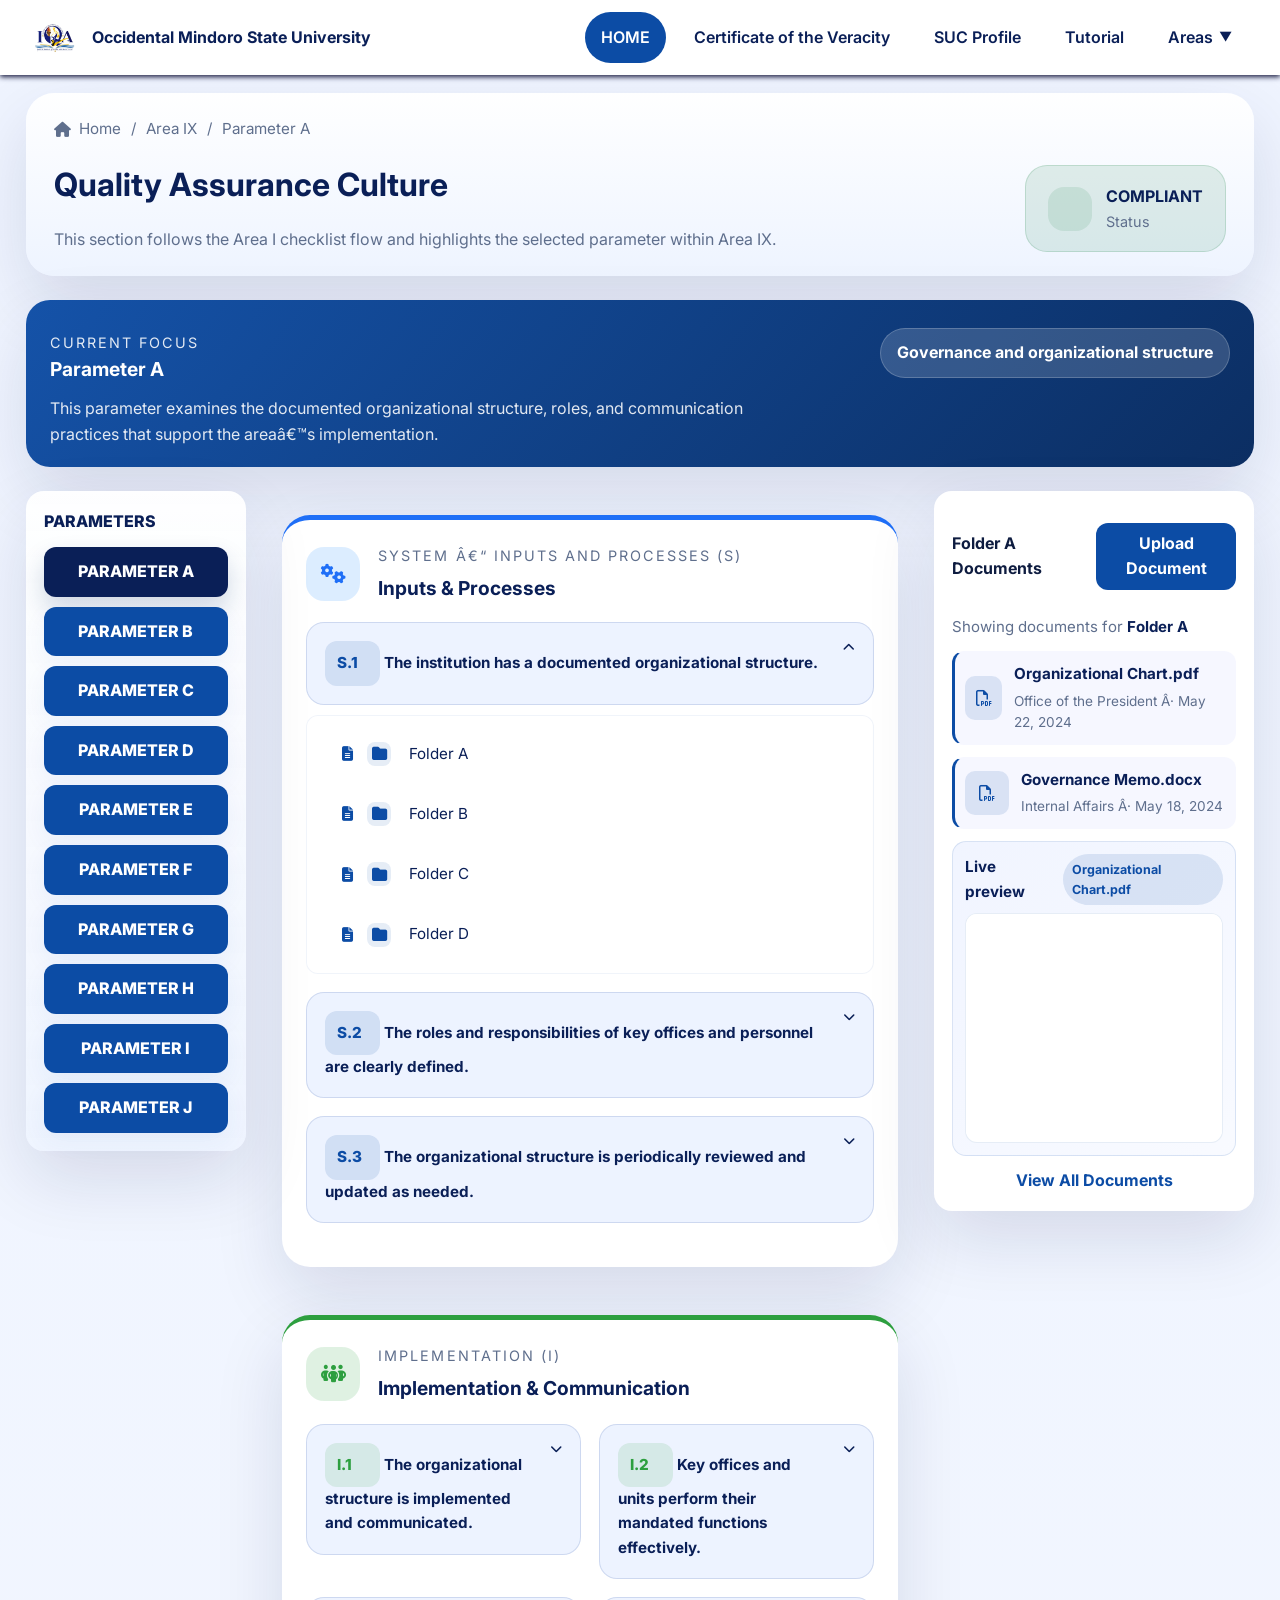
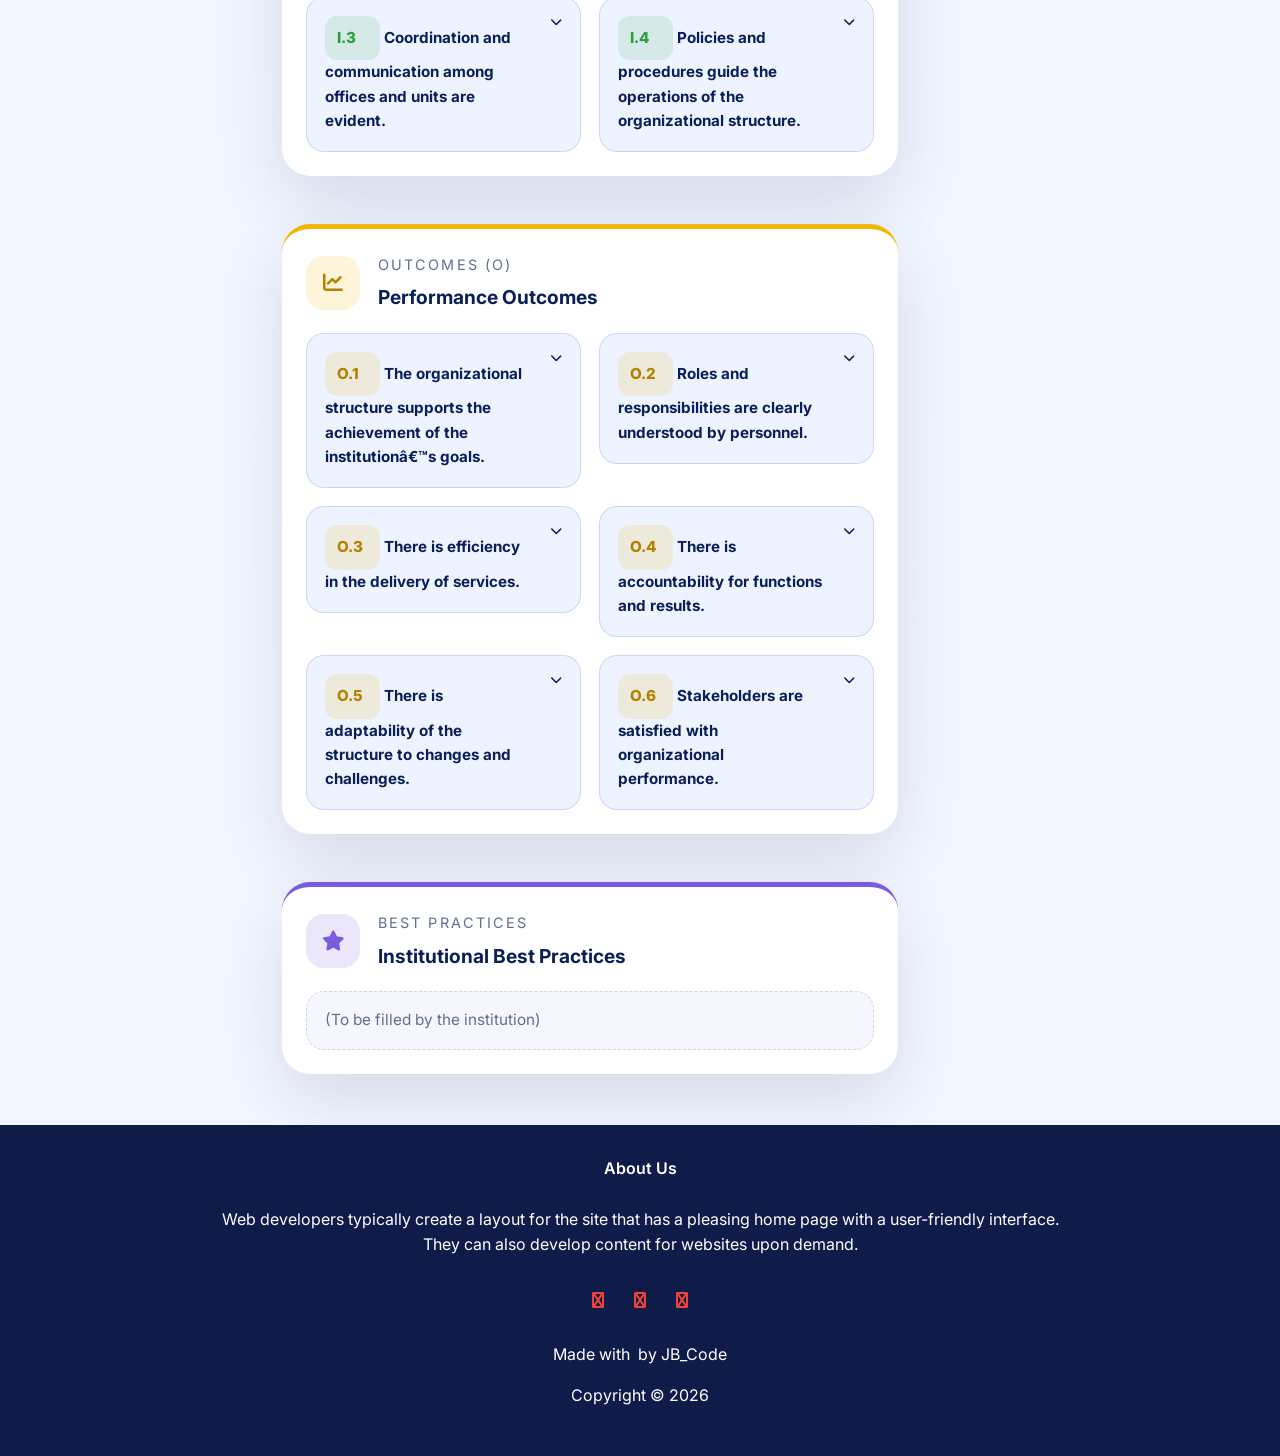
<file: area-ix.html>
﻿<!DOCTYPE html>
<html lang="en">
<head>
  <meta charset="UTF-8">
  <meta name="viewport" content="width=device-width, initial-scale=1.0">
  <title>Area IX — Quality Assurance Culture</title>
  <link rel="preconnect" href="https://fonts.googleapis.com">
  <link rel="preconnect" href="https://fonts.gstatic.com" crossorigin>
  <link href="https://fonts.googleapis.com/css2?family=Inter:wght@400;500;600;700;800&display=swap" rel="stylesheet">
  <link rel="stylesheet" href="https://cdnjs.cloudflare.com/ajax/libs/font-awesome/6.4.0/css/all.min.css" crossorigin="anonymous" referrerpolicy="no-referrer" />
  <link rel="stylesheet" href="Style/area-i.css">
</head>
<body data-area="Area IX">
  <div class="area-shell">
    <nav>
      <div class="brand">
        <img src="elements/logo.jpg" class="img" alt="logo">
        <span class="brand-text">Occidental Mindoro State University</span>
      </div>
      <button class="nav-toggle" aria-label="Toggle navigation" aria-expanded="false">
        <i class="fa fa-bars"></i>
      </button>
      <ul id="nav-menu" class="nav-menu">
        <li class="active"><a href="WelcomePage.html">HOME</a></li>
        <li><a href="#">Certificate of the Veracity</a></li>
        <li><a href="#">SUC Profile</a></li>
        <li><a href="#">Tutorial</a></li>
        <li class="has-submenu">
          <a href="#" class="submenu-toggle" aria-expanded="false">Areas</a>
          <ul class="submenu">
            <li><a href="area-i.html">Area I</a></li>
            <li><a href="area-ii.html">Area II</a></li>
            <li><a href="area-iii.html">Area III</a></li>
            <li><a href="area-iv.html">Area IV</a></li>
            <li><a href="area-v.html">Area V</a></li>
            <li><a href="area-vi.html">Area VI</a></li>
            <li><a href="area-vii.html">Area VII</a></li>
            <li><a href="area-viii.html">Area VIII</a></li>
            <li><a href="area-ix.html">Area IX</a></li>
          </ul>
        </li>
      </ul>
    </nav>

    <div class="page-banner">
      <div class="breadcrumb">
        <a href="WelcomePage.html"><i class="fa-solid fa-house"></i> Home</a>
        <span>/</span>
        <a href="area-i.html" id="breadcrumb-area">Area I</a>
        <span>/</span>
        <a href="area-i.html" id="breadcrumb-parameter">Parameter A</a>
      </div>
      <div class="page-title-row">
        <div>
          <h1 id="page-title">Governance â€“ Organizational Structure</h1>
          <p id="page-description">This parameter examines the adequacy and effectiveness of the organizational structure in supporting the institutionâ€™s vision, mission, and goals.</p>
        </div>
        <div class="status-chip status-chip--success">
          <span class="status-icon"><i class="fa-solid fa-shield-check"></i></span>
          <div>
            <strong>COMPLIANT</strong>
            <span>Status</span>
          </div>
        </div>
      </div>
    </div>

    <section class="parameter-overview" aria-label="Parameter focus">
      <div class="parameter-overview__header">
        <div>
          <p class="panel-label">CURRENT FOCUS</p>
          <h2 id="parameter-focus-title">Parameter A</h2>
        </div>
        <div class="parameter-badge" id="parameter-badge">Governance and organizational structure</div>
      </div>
      <p id="parameter-focus-summary">This parameter examines the documented organizational structure, roles, and communication practices that support the areaâ€™s implementation.</p>
    </section>

    <div class="page-grid">
      <aside class="side-parameters" aria-label="Parameters">
        <div class="params-title">PARAMETERS</div>
        <ul class="param-list">
          <li><a class="param-btn active" href="#parameter-a" data-parameter="A">PARAMETER A</a></li>
          <li><a class="param-btn" href="#parameter-b" data-parameter="B">PARAMETER B</a></li>
          <li><a class="param-btn" href="#parameter-c" data-parameter="C">PARAMETER C</a></li>
          <li><a class="param-btn" href="#parameter-d" data-parameter="D">PARAMETER D</a></li>
          <li><a class="param-btn" href="#parameter-e" data-parameter="E">PARAMETER E</a></li>
          <li><a class="param-btn" href="#parameter-f" data-parameter="F">PARAMETER F</a></li>
          <li><a class="param-btn" href="#parameter-g" data-parameter="G">PARAMETER G</a></li>
          <li><a class="param-btn" href="#parameter-h" data-parameter="H">PARAMETER H</a></li>
          <li><a class="param-btn" href="#parameter-i" data-parameter="I">PARAMETER I</a></li>
          <li><a class="param-btn" href="#parameter-j" data-parameter="J">PARAMETER J</a></li>
        </ul>
      </aside>

      <main class="content-area">
      <section class="area-panel area-panel--system">
        <div class="panel-header">
          <div class="panel-title">
            <span class="panel-icon"><i class="fa-solid fa-cogs"></i></span>
            <div>
              <p class="panel-label">SYSTEM â€“ INPUTS AND PROCESSES (S)</p>
              <h2>Inputs & Processes</h2>
            </div>
          </div>
        <div class="panel-body">
            <details class="dropdown" open>
              <summary class="panel-item">
                <div class="item-copy"><span>S.1</span> The institution has a documented organizational structure.</div>
                <i class="fa-solid fa-chevron-down"></i>
              </summary>
              <ul>
                <li><a href="#"><span class="folder-badge"><i class="fa-solid fa-folder"></i></span>Folder A</a></li>
                <li><a href="#"><span class="folder-badge"><i class="fa-solid fa-folder"></i></span>Folder B</a></li>
                <li><a href="#"><span class="folder-badge"><i class="fa-solid fa-folder"></i></span>Folder C</a></li>
                <li><a href="#"><span class="folder-badge"><i class="fa-solid fa-folder"></i></span>Folder D</a></li>
              </ul>
            </details>

            <details class="dropdown">
              <summary class="panel-item">
                <div class="item-copy"><span>S.2</span> The roles and responsibilities of key offices and personnel are clearly defined.</div>
                <i class="fa-solid fa-chevron-down"></i>
              </summary>
              <ul>
                <li><a href="#"><span class="folder-badge"><i class="fa-solid fa-folder"></i></span>Folder A</a></li>
                <li><a href="#"><span class="folder-badge"><i class="fa-solid fa-folder"></i></span>Folder B</a></li>
                <li><a href="#"><span class="folder-badge"><i class="fa-solid fa-folder"></i></span>Folder C</a></li>
                <li><a href="#"><span class="folder-badge"><i class="fa-solid fa-folder"></i></span>Folder D</a></li>
              </ul>
            </details>

            <details class="dropdown">
              <summary class="panel-item">
                <div class="item-copy"><span>S.3</span> The organizational structure is periodically reviewed and updated as needed.</div>
                <i class="fa-solid fa-chevron-down"></i>
              </summary>
              <ul>
                <li><a href="#"><span class="folder-badge"><i class="fa-solid fa-folder"></i></span>Folder A</a></li>
                <li><a href="#"><span class="folder-badge"><i class="fa-solid fa-folder"></i></span>Folder B</a></li>
                <li><a href="#"><span class="folder-badge"><i class="fa-solid fa-folder"></i></span>Folder C</a></li>
                <li><a href="#"><span class="folder-badge"><i class="fa-solid fa-folder"></i></span>Folder D</a></li>
              </ul>
            </details>
        </div>
      </section>

      <section class="area-panel area-panel--implementation">
        <div class="panel-header">
          <div class="panel-title">
            <span class="panel-icon"><i class="fa-solid fa-people-group"></i></span>
            <div>
              <p class="panel-label">IMPLEMENTATION (I)</p>
              <h2>Implementation & Communication</h2>
            </div>
          </div>
          
        </div>
        <div class="panel-body panel-body--split">
          <details class="dropdown">
            <summary class="panel-item">
              <div class="item-copy"><span>I.1</span> The organizational structure is implemented and communicated.</div>
              <i class="fa-solid fa-chevron-down"></i>
            </summary>
            <ul>
              <li><a href="#"><span class="folder-badge"><i class="fa-solid fa-folder"></i></span>Folder A</a></li>
              <li><a href="#"><span class="folder-badge"><i class="fa-solid fa-folder"></i></span>Folder B</a></li>
              <li><a href="#"><span class="folder-badge"><i class="fa-solid fa-folder"></i></span>Folder C</a></li>
              <li><a href="#"><span class="folder-badge"><i class="fa-solid fa-folder"></i></span>Folder D</a></li>
            </ul>
          </details>

          <details class="dropdown">
            <summary class="panel-item">
              <div class="item-copy"><span>I.2</span> Key offices and units perform their mandated functions effectively.</div>
              <i class="fa-solid fa-chevron-down"></i>
            </summary>
            <ul>
              <li><a href="#"><span class="folder-badge"><i class="fa-solid fa-folder"></i></span>Folder A</a></li>
              <li><a href="#"><span class="folder-badge"><i class="fa-solid fa-folder"></i></span>Folder B</a></li>
              <li><a href="#"><span class="folder-badge"><i class="fa-solid fa-folder"></i></span>Folder C</a></li>
              <li><a href="#"><span class="folder-badge"><i class="fa-solid fa-folder"></i></span>Folder D</a></li>
            </ul>
          </details>

          <details class="dropdown">
            <summary class="panel-item">
              <div class="item-copy"><span>I.3</span> Coordination and communication among offices and units are evident.</div>
              <i class="fa-solid fa-chevron-down"></i>
            </summary>
            <ul>
              <li><a href="#"><span class="folder-badge"><i class="fa-solid fa-folder"></i></span>Folder A</a></li>
                <li><a href="#"><span class="folder-badge"><i class="fa-solid fa-folder"></i></span>Folder B</a></li>
                <li><a href="#"><span class="folder-badge"><i class="fa-solid fa-folder"></i></span>Folder C</a></li>
                <li><a href="#"><span class="folder-badge"><i class="fa-solid fa-folder"></i></span>Folder D</a></li>
            </ul>
          </details>

          <details class="dropdown">
            <summary class="panel-item">
              <div class="item-copy"><span>I.4</span> Policies and procedures guide the operations of the organizational structure.</div>
              <i class="fa-solid fa-chevron-down"></i>
            </summary>
            <ul>
              <li><a href="#"><span class="folder-badge"><i class="fa-solid fa-folder"></i></span>Folder A</a></li>
              <li><a href="#"><span class="folder-badge"><i class="fa-solid fa-folder"></i></span>Folder B</a></li>
              <li><a href="#"><span class="folder-badge"><i class="fa-solid fa-folder"></i></span>Folder C</a></li>
              <li><a href="#"><span class="folder-badge"><i class="fa-solid fa-folder"></i></span>Folder D</a></li>
            </ul>
          </details>
        </div>
      </section>

      <section class="area-panel area-panel--outcomes">
        <div class="panel-header">
          <div class="panel-title">
            <span class="panel-icon"><i class="fa-solid fa-chart-line"></i></span>
            <div>
              <p class="panel-label">OUTCOMES (O)</p>
              <h2>Performance Outcomes</h2>
            </div>
          </div>
          
        </div>
        <div class="panel-body panel-body--split">
          <details class="dropdown">
            <summary class="panel-item">
              <div class="item-copy"><span>O.1</span> The organizational structure supports the achievement of the institutionâ€™s goals.</div>
              <i class="fa-solid fa-chevron-down"></i>
            </summary>
            <ul>
              <li><a href="#"><span class="folder-badge"><i class="fa-solid fa-folder"></i></span>Folder A</a></li>
              <li><a href="#"><span class="folder-badge"><i class="fa-solid fa-folder"></i></span>Folder B</a></li>
              <li><a href="#"><span class="folder-badge"><i class="fa-solid fa-folder"></i></span>Folder C</a></li>
              <li><a href="#"><span class="folder-badge"><i class="fa-solid fa-folder"></i></span>Folder D</a></li>
            </ul>
          </details>

          <details class="dropdown">
            <summary class="panel-item">
              <div class="item-copy"><span>O.2</span> Roles and responsibilities are clearly understood by personnel.</div>
              <i class="fa-solid fa-chevron-down"></i>
            </summary>
            <ul>
              <li><a href="#"><span class="folder-badge"><i class="fa-solid fa-folder"></i></span>Folder A</a></li>
              <li><a href="#"><span class="folder-badge"><i class="fa-solid fa-folder"></i></span>Folder B</a></li>
              <li><a href="#"><span class="folder-badge"><i class="fa-solid fa-folder"></i></span>Folder C</a></li>
              <li><a href="#"><span class="folder-badge"><i class="fa-solid fa-folder"></i></span>Folder D</a></li>
            </ul>
          </details>

          <details class="dropdown">
            <summary class="panel-item">
              <div class="item-copy"><span>O.3</span> There is efficiency in the delivery of services.</div>
              <i class="fa-solid fa-chevron-down"></i>
            </summary>
            <ul>
              <li><a href="#"><span class="folder-badge"><i class="fa-solid fa-folder"></i></span>Folder A</a></li>
              <li><a href="#"><span class="folder-badge"><i class="fa-solid fa-folder"></i></span>Folder B</a></li>
              <li><a href="#"><span class="folder-badge"><i class="fa-solid fa-folder"></i></span>Folder C</a></li>
              <li><a href="#"><span class="folder-badge"><i class="fa-solid fa-folder"></i></span>Folder D</a></li>
            </ul>
          </details>

          <details class="dropdown">
            <summary class="panel-item">
              <div class="item-copy"><span>O.4</span> There is accountability for functions and results.</div>
              <i class="fa-solid fa-chevron-down"></i>
            </summary>
            <ul>
              <li><a href="#"><span class="folder-badge"><i class="fa-solid fa-folder"></i></span>Folder A</a></li>
              <li><a href="#"><span class="folder-badge"><i class="fa-solid fa-folder"></i></span>Folder B</a></li>
              <li><a href="#"><span class="folder-badge"><i class="fa-solid fa-folder"></i></span>Folder C</a></li>
              <li><a href="#"><span class="folder-badge"><i class="fa-solid fa-folder"></i></span>Folder D</a></li>
            </ul>
          </details>

          <details class="dropdown">
            <summary class="panel-item">
              <div class="item-copy"><span>O.5</span> There is adaptability of the structure to changes and challenges.</div>
              <i class="fa-solid fa-chevron-down"></i>
            </summary>
            <ul>
              <li><a href="#"><span class="folder-badge"><i class="fa-solid fa-folder"></i></span>Folder A</a></li>
                <li><a href="#"><span class="folder-badge"><i class="fa-solid fa-folder"></i></span>Folder B</a></li>
                <li><a href="#"><span class="folder-badge"><i class="fa-solid fa-folder"></i></span>Folder C</a></li>
                <li><a href="#"><span class="folder-badge"><i class="fa-solid fa-folder"></i></span>Folder D</a></li>
            </ul>
          </details>

          <details class="dropdown">
            <summary class="panel-item">
              <div class="item-copy"><span>O.6</span> Stakeholders are satisfied with organizational performance.</div>
              <i class="fa-solid fa-chevron-down"></i>
            </summary>
            <ul>
              <li><a href="#"><span class="folder-badge"><i class="fa-solid fa-folder"></i></span>Folder A</a></li>
              <li><a href="#"><span class="folder-badge"><i class="fa-solid fa-folder"></i></span>Folder B</a></li>
              <li><a href="#"><span class="folder-badge"><i class="fa-solid fa-folder"></i></span>Folder C</a></li>
              <li><a href="#"><span class="folder-badge"><i class="fa-solid fa-folder"></i></span>Folder D</a></li>
            </ul>
          </details>
        </div>
      </section>

      <section class="area-panel area-panel--practices">
        <div class="panel-header">
          <div class="panel-title">
            <span class="panel-icon"><i class="fa-solid fa-star"></i></span>
            <div>
              <p class="panel-label">BEST PRACTICES</p>
              <h2>Institutional Best Practices</h2>
            </div>
          </div>
          
        </div>
        <div class="panel-body">
          <div class="practice-note">(To be filled by the institution)</div>
        </div>
      </section>
      </main>

      <aside class="side-docs" aria-label="Supporting Documents">
        <div class="docs-panel">
          <div class="docs-header">
            <h4 id="docsTitle">Supporting Documents</h4>
            <button class="upload">Upload Document</button>
          </div>
          <div id="docsSummary" class="docs-summary">Select a folder to view its supporting documents.</div>
          <ul class="docs-list" id="docsList">
            <li class="doc doc--empty">
              <div class="doc-icon doc-icon--empty"><i class="fa-solid fa-folder-open"></i></div>
              <div class="doc-body">
                <strong>No folder selected yet</strong>
                <small>Choose Folder A, B, C, or D from the dropdowns to view files here.</small>
              </div>
            </li>
          </ul>
          <div class="preview-card">
            <div class="preview-card__head">
              <h5>Live preview</h5>
              <span id="previewBadge" class="preview-badge">No file selected</span>
            </div>
            <div id="previewBody" class="preview-body">
              <div class="preview-placeholder"><i class="fa-solid fa-file-pdf"></i><p>Select a document to preview it here.</p></div>
            </div>
          </div>
          <a class="view-all" id="viewAllDocuments" href="overview.html">View All Documents</a>
        </div>
      </aside>
    </div>

    <section class="footer">
      <h4>About Us</h4>
      <p>Web developers typically create a layout for the site that has a pleasing home page with a user-friendly interface.<br> They can also develop content for websites upon demand.</p>
      <div class="icons">
        <i class="fa fa-facebook"></i>
        <i class="fa fa-instagram"></i>
        <i class="fa fa-twitter"></i>
      </div>
      <p>Made with <i class="fa fa-heart-o"></i> by JB_Code</p>
      <p>Copyright &copy; 2026</p>
    </section>
  </div>
  <script>
    document.addEventListener('DOMContentLoaded', function(){
      const toggle = document.querySelector('.nav-toggle');
      const menu = document.getElementById('nav-menu');
      const submenuToggle = document.querySelector('.submenu-toggle');

      if (!toggle || !menu) return;

      toggle.addEventListener('click', function(){
        const expanded = this.getAttribute('aria-expanded') === 'true';
        this.setAttribute('aria-expanded', String(!expanded));
        menu.classList.toggle('open');
      });

      if (submenuToggle) {
        submenuToggle.addEventListener('click', function(event){
          event.preventDefault();
          const parent = this.closest('.has-submenu');
          const expanded = this.getAttribute('aria-expanded') === 'true';
          this.setAttribute('aria-expanded', String(!expanded));
          parent.classList.toggle('open');
        });
      }

      const folderContent = {
        'Folder A': {
          accent: 'blue',
          docs: [
            { title: 'Organizational Chart.pdf', meta: 'Office of the President Â· May 22, 2024' },
            { title: 'Governance Memo.docx', meta: 'Internal Affairs Â· May 18, 2024' }
          ]
        },
        'Folder B': {
          accent: 'green',
          docs: [
            { title: 'Board Resolution.pdf', meta: 'Board Secretariat Â· June 02, 2024' },
            { title: 'Policy Brief.docx', meta: 'Policy Office Â· June 10, 2024' }
          ]
        },
        'Folder C': {
          accent: 'gold',
          docs: [
            { title: 'Compliance Checklist.pdf', meta: 'Quality Assurance Â· June 14, 2024' },
            { title: 'Audit Notes.docx', meta: 'Internal Audit Â· June 20, 2024' }
          ]
        },
        'Folder D': {
          accent: 'purple',
          docs: [
            { title: 'Stakeholder Survey.pdf', meta: 'Planning Office Â· June 28, 2024' },
            { title: 'Feedback Summary.docx', meta: 'Student Affairs Â· July 03, 2024' }
          ]
        }
      };

      const parameterMeta = {
        A: {
          title: 'Parameter A',
          badge: 'Governance and organizational structure',
          summary: 'This parameter examines the documented organizational structure, roles, and communication practices that support the areaâ€™s implementation.'
        },
        B: {
          title: 'Parameter B',
          badge: 'Leadership and management systems',
          summary: 'This parameter reviews how leadership practices, decision-making, and accountability are carried out within the area.'
        },
        C: {
          title: 'Parameter C',
          badge: 'Policies and procedures',
          summary: 'This parameter examines the availability, clarity, and implementation of policies that guide operations.'
        },
        D: {
          title: 'Parameter D',
          badge: 'Planning and coordination',
          summary: 'This parameter looks at how planning, coordination, and monitoring processes are organized and maintained.'
        },
        E: {
          title: 'Parameter E',
          badge: 'Resources and support',
          summary: 'This parameter focuses on the resources, systems, and support services required for effective implementation.'
        },
        F: {
          title: 'Parameter F',
          badge: 'Performance monitoring',
          summary: 'This parameter reviews the monitoring, reporting, and evaluation mechanisms used to assess performance.'
        },
        G: {
          title: 'Parameter G',
          badge: 'Stakeholder engagement',
          summary: 'This parameter examines how stakeholders are engaged, informed, and involved in the areaâ€™s initiatives.'
        },
        H: {
          title: 'Parameter H',
          badge: 'Quality and improvement',
          summary: 'This parameter evaluates quality assurance practices and continuous improvement efforts.'
        },
        I: {
          title: 'Parameter I',
          badge: 'Innovation and adaptability',
          summary: 'This parameter explores how the area adapts to change, innovation, and emerging institutional needs.'
        },
        J: {
          title: 'Parameter J',
          badge: 'Outcomes and impact',
          summary: 'This parameter reflects on outcomes achieved, lessons learned, and the overall impact of the areaâ€™s initiatives.'
        }
      };

      const areaName = document.body.dataset.area || new URLSearchParams(window.location.search).get('area') || 'Area I';
      const areaTitleMap = {
        'Area I': 'Governance â€“ Organizational Structure',
        'Area II': 'Teaching, Learning & Evaluation',
        'Area III': 'Faculty and Staff',
        'Area IV': 'Research',
        'Area V': 'Extension, Consultancy & Linkages',
        'Area VI': 'Support to Students',
        'Area VII': 'Library',
        'Area VIII': 'Infrastructure & Other Learning Resources',
        'Area IX': 'Quality Assurance Culture'
      };
      const pageTitle = document.getElementById('page-title');
      const pageDescription = document.getElementById('page-description');
      const breadcrumbArea = document.getElementById('breadcrumb-area');
      const breadcrumbParameter = document.getElementById('breadcrumb-parameter');
      const parameterFocusTitle = document.getElementById('parameter-focus-title');
      const parameterFocusSummary = document.getElementById('parameter-focus-summary');
      const parameterBadge = document.getElementById('parameter-badge');

      function updateParameterSelection(parameterKey) {
        const meta = parameterMeta[parameterKey] || parameterMeta.A;
        if (pageTitle) {
          pageTitle.textContent = (areaTitleMap[areaName] || 'Accreditation Area Overview');
        }
        if (pageDescription) {
          pageDescription.textContent = 'This section follows the Area I checklist flow and highlights the selected parameter within ' + areaName + '.';
        }
        if (breadcrumbArea) {
          breadcrumbArea.textContent = areaName;
        }
        if (breadcrumbParameter) {
          breadcrumbParameter.textContent = meta.title;
        }
        if (parameterFocusTitle) {
          parameterFocusTitle.textContent = meta.title;
        }
        if (parameterFocusSummary) {
          parameterFocusSummary.textContent = meta.summary;
        }
        if (parameterBadge) {
          parameterBadge.textContent = meta.badge;
        }
        document.querySelectorAll('.param-btn').forEach(function(button){
          button.classList.toggle('active', button.dataset.parameter === parameterKey);
        });
      }

      const docsTitle = document.getElementById('docsTitle');
      const docsSummary = document.getElementById('docsSummary');
      const docsList = document.getElementById('docsList');
      const previewBadge = document.getElementById('previewBadge');
      const previewBody = document.getElementById('previewBody');
      const viewAllDocuments = document.getElementById('viewAllDocuments');
      let activeFolder = 'Folder A';
      let activeDocument = null;

      function renderPreview(doc) {
        if (!previewBadge || !previewBody) return;
        const fileUrl = doc.file || 'resources/accreditation-overview.pdf';
        previewBadge.textContent = doc.title;
        const isPdf = fileUrl.toLowerCase().endsWith('.pdf');
        if (isPdf) {
          previewBody.innerHTML = '<div class="preview-embed"><iframe class="preview-frame" src="' + fileUrl + '" title="' + doc.title + '"></iframe></div>';
        } else {
          previewBody.innerHTML = '<div class="preview-placeholder"><i class="fa-solid fa-file-lines"></i><p>' + doc.title + '</p><small>Preview is not available for this file type. Open it from the button below.</small></div>';
        }
      }

      function renderFolder(folderName) {
        if (!docsTitle || !docsSummary || !docsList) return;

        activeFolder = folderName;
        const folder = folderContent[folderName] || folderContent['Folder A'];
        const docs = folder.docs;
        docsTitle.textContent = folderName + ' Documents';
        docsSummary.innerHTML = 'Showing documents for <strong>' + folderName + '</strong>';
        docsList.innerHTML = docs.map(function(doc){
          const fileUrl = doc.file || 'resources/accreditation-overview.pdf';
          const icon = fileUrl.toLowerCase().endsWith('.pdf') ? 'fa-file-pdf' : 'fa-file-word';
          const isActive = activeDocument && activeDocument.title === doc.title && activeDocument.file === doc.file;
          return '<li><button type="button" class="doc doc--' + folder.accent + (isActive ? ' active' : '') + '" data-title="' + doc.title + '" data-file="' + fileUrl + '" data-meta="' + doc.meta + '"><div class="doc-icon doc-icon--' + folder.accent + '"><i class="fa-regular ' + icon + '"></i></div><div class="doc-body"><strong>' + doc.title + '</strong><small>' + doc.meta + '</small></div></button></li>';
        }).join('');

        const initialDoc = docs[0];
        activeDocument = activeDocument && docs.some(function(doc){ return doc.title === activeDocument.title && (doc.file || 'resources/accreditation-overview.pdf') === (activeDocument.file || 'resources/accreditation-overview.pdf'); }) ? activeDocument : initialDoc;
        if (activeDocument) {
          renderPreview(activeDocument);
        }
        if (viewAllDocuments) {
          viewAllDocuments.href = 'overview.html?folder=' + encodeURIComponent(folderName);
        }
      }

      document.querySelectorAll('.dropdown ul a').forEach(function(link){
        link.addEventListener('click', function(event){
          event.preventDefault();
          const folderName = this.textContent.trim();
          renderFolder(folderName);
        });
      });

      docsList.addEventListener('click', function(event){
        const button = event.target.closest('.doc');
        if (!button) return;
        activeDocument = {
          title: button.dataset.title,
          meta: button.dataset.meta,
          file: button.dataset.file
        };
        renderPreview(activeDocument);
        document.querySelectorAll('.doc').forEach(function(item){
          item.classList.toggle('active', item === button);
        });
      });

      document.querySelectorAll('.param-btn').forEach(function(button){
        button.addEventListener('click', function(event){
          event.preventDefault();
          updateParameterSelection(this.dataset.parameter || 'A');
        });
      });

      updateParameterSelection('A');
      renderFolder('Folder A');
    });
  </script>
</body>
</html>
</file>
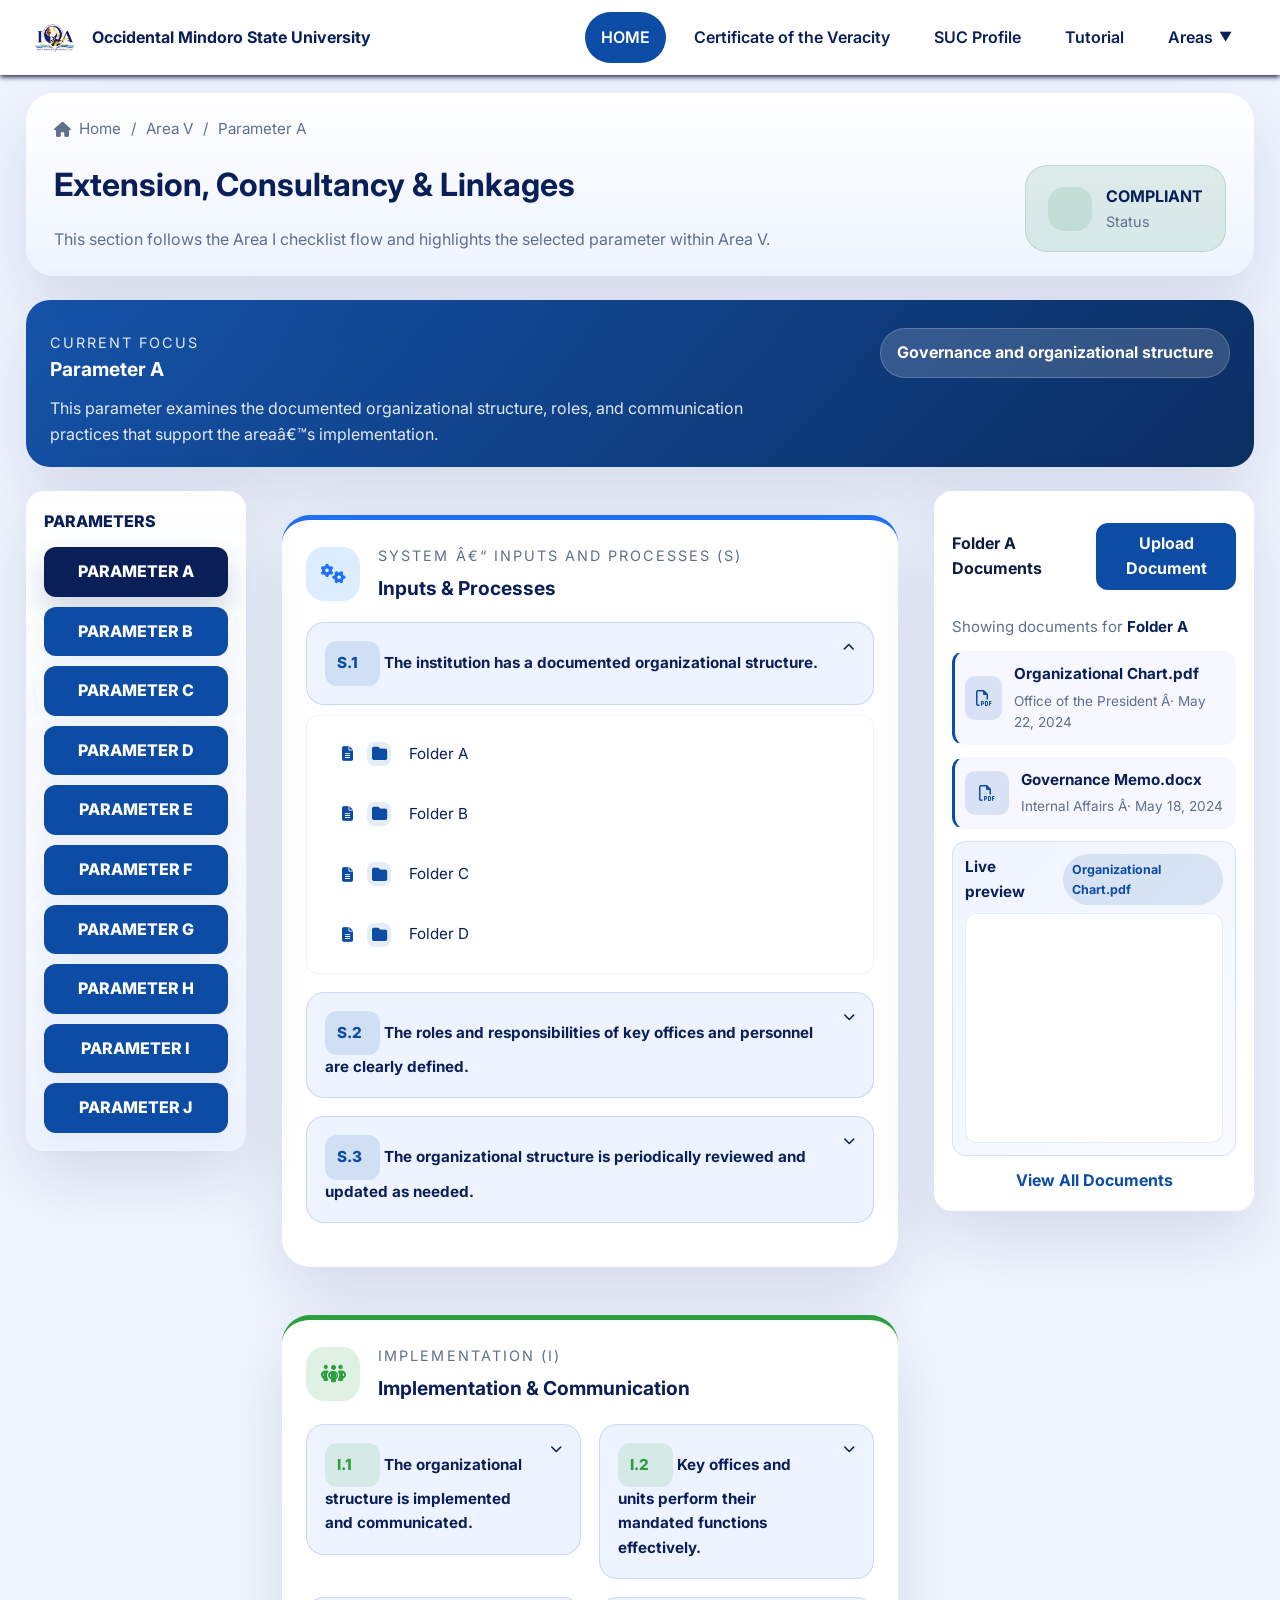
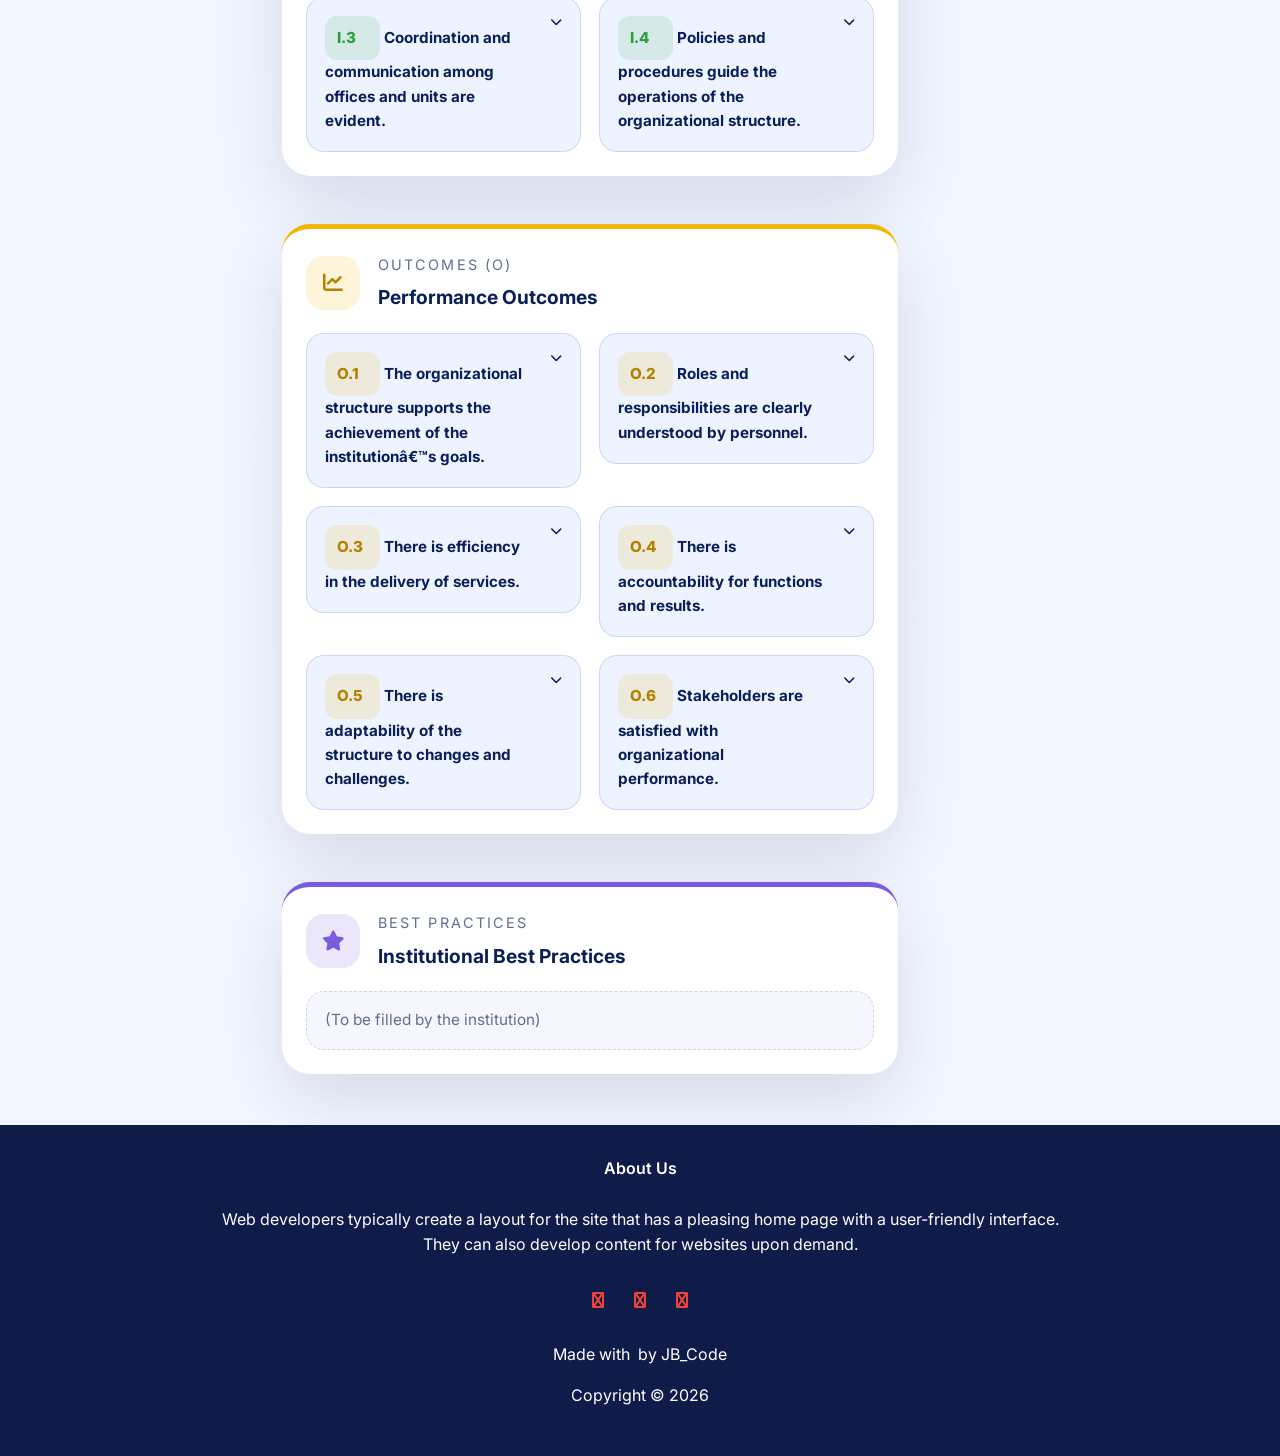
<file: area-v.html>
﻿<!DOCTYPE html>
<html lang="en">
<head>
  <meta charset="UTF-8">
  <meta name="viewport" content="width=device-width, initial-scale=1.0">
  <title>Area V — Extension, Consultancy and Linkages</title>
  <link rel="preconnect" href="https://fonts.googleapis.com">
  <link rel="preconnect" href="https://fonts.gstatic.com" crossorigin>
  <link href="https://fonts.googleapis.com/css2?family=Inter:wght@400;500;600;700;800&display=swap" rel="stylesheet">
  <link rel="stylesheet" href="https://cdnjs.cloudflare.com/ajax/libs/font-awesome/6.4.0/css/all.min.css" crossorigin="anonymous" referrerpolicy="no-referrer" />
  <link rel="stylesheet" href="Style/area-i.css">
</head>
<body data-area="Area V">
  <div class="area-shell">
    <nav>
      <div class="brand">
        <img src="elements/logo.jpg" class="img" alt="logo">
        <span class="brand-text">Occidental Mindoro State University</span>
      </div>
      <button class="nav-toggle" aria-label="Toggle navigation" aria-expanded="false">
        <i class="fa fa-bars"></i>
      </button>
      <ul id="nav-menu" class="nav-menu">
        <li class="active"><a href="WelcomePage.html">HOME</a></li>
        <li><a href="#">Certificate of the Veracity</a></li>
        <li><a href="#">SUC Profile</a></li>
        <li><a href="#">Tutorial</a></li>
        <li class="has-submenu">
          <a href="#" class="submenu-toggle" aria-expanded="false">Areas</a>
          <ul class="submenu">
            <li><a href="area-i.html">Area I</a></li>
            <li><a href="area-ii.html">Area II</a></li>
            <li><a href="area-iii.html">Area III</a></li>
            <li><a href="area-iv.html">Area IV</a></li>
            <li><a href="area-v.html">Area V</a></li>
            <li><a href="area-vi.html">Area VI</a></li>
            <li><a href="area-vii.html">Area VII</a></li>
            <li><a href="area-viii.html">Area VIII</a></li>
            <li><a href="area-ix.html">Area IX</a></li>
          </ul>
        </li>
      </ul>
    </nav>

    <div class="page-banner">
      <div class="breadcrumb">
        <a href="WelcomePage.html"><i class="fa-solid fa-house"></i> Home</a>
        <span>/</span>
        <a href="area-i.html" id="breadcrumb-area">Area I</a>
        <span>/</span>
        <a href="area-i.html" id="breadcrumb-parameter">Parameter A</a>
      </div>
      <div class="page-title-row">
        <div>
          <h1 id="page-title">Governance â€“ Organizational Structure</h1>
          <p id="page-description">This parameter examines the adequacy and effectiveness of the organizational structure in supporting the institutionâ€™s vision, mission, and goals.</p>
        </div>
        <div class="status-chip status-chip--success">
          <span class="status-icon"><i class="fa-solid fa-shield-check"></i></span>
          <div>
            <strong>COMPLIANT</strong>
            <span>Status</span>
          </div>
        </div>
      </div>
    </div>

    <section class="parameter-overview" aria-label="Parameter focus">
      <div class="parameter-overview__header">
        <div>
          <p class="panel-label">CURRENT FOCUS</p>
          <h2 id="parameter-focus-title">Parameter A</h2>
        </div>
        <div class="parameter-badge" id="parameter-badge">Governance and organizational structure</div>
      </div>
      <p id="parameter-focus-summary">This parameter examines the documented organizational structure, roles, and communication practices that support the areaâ€™s implementation.</p>
    </section>

    <div class="page-grid">
      <aside class="side-parameters" aria-label="Parameters">
        <div class="params-title">PARAMETERS</div>
        <ul class="param-list">
          <li><a class="param-btn active" href="#parameter-a" data-parameter="A">PARAMETER A</a></li>
          <li><a class="param-btn" href="#parameter-b" data-parameter="B">PARAMETER B</a></li>
          <li><a class="param-btn" href="#parameter-c" data-parameter="C">PARAMETER C</a></li>
          <li><a class="param-btn" href="#parameter-d" data-parameter="D">PARAMETER D</a></li>
          <li><a class="param-btn" href="#parameter-e" data-parameter="E">PARAMETER E</a></li>
          <li><a class="param-btn" href="#parameter-f" data-parameter="F">PARAMETER F</a></li>
          <li><a class="param-btn" href="#parameter-g" data-parameter="G">PARAMETER G</a></li>
          <li><a class="param-btn" href="#parameter-h" data-parameter="H">PARAMETER H</a></li>
          <li><a class="param-btn" href="#parameter-i" data-parameter="I">PARAMETER I</a></li>
          <li><a class="param-btn" href="#parameter-j" data-parameter="J">PARAMETER J</a></li>
        </ul>
      </aside>

      <main class="content-area">
      <section class="area-panel area-panel--system">
        <div class="panel-header">
          <div class="panel-title">
            <span class="panel-icon"><i class="fa-solid fa-cogs"></i></span>
            <div>
              <p class="panel-label">SYSTEM â€“ INPUTS AND PROCESSES (S)</p>
              <h2>Inputs & Processes</h2>
            </div>
          </div>
        <div class="panel-body">
            <details class="dropdown" open>
              <summary class="panel-item">
                <div class="item-copy"><span>S.1</span> The institution has a documented organizational structure.</div>
                <i class="fa-solid fa-chevron-down"></i>
              </summary>
              <ul>
                <li><a href="#"><span class="folder-badge"><i class="fa-solid fa-folder"></i></span>Folder A</a></li>
                <li><a href="#"><span class="folder-badge"><i class="fa-solid fa-folder"></i></span>Folder B</a></li>
                <li><a href="#"><span class="folder-badge"><i class="fa-solid fa-folder"></i></span>Folder C</a></li>
                <li><a href="#"><span class="folder-badge"><i class="fa-solid fa-folder"></i></span>Folder D</a></li>
              </ul>
            </details>

            <details class="dropdown">
              <summary class="panel-item">
                <div class="item-copy"><span>S.2</span> The roles and responsibilities of key offices and personnel are clearly defined.</div>
                <i class="fa-solid fa-chevron-down"></i>
              </summary>
              <ul>
                <li><a href="#"><span class="folder-badge"><i class="fa-solid fa-folder"></i></span>Folder A</a></li>
                <li><a href="#"><span class="folder-badge"><i class="fa-solid fa-folder"></i></span>Folder B</a></li>
                <li><a href="#"><span class="folder-badge"><i class="fa-solid fa-folder"></i></span>Folder C</a></li>
                <li><a href="#"><span class="folder-badge"><i class="fa-solid fa-folder"></i></span>Folder D</a></li>
              </ul>
            </details>

            <details class="dropdown">
              <summary class="panel-item">
                <div class="item-copy"><span>S.3</span> The organizational structure is periodically reviewed and updated as needed.</div>
                <i class="fa-solid fa-chevron-down"></i>
              </summary>
              <ul>
                <li><a href="#"><span class="folder-badge"><i class="fa-solid fa-folder"></i></span>Folder A</a></li>
                <li><a href="#"><span class="folder-badge"><i class="fa-solid fa-folder"></i></span>Folder B</a></li>
                <li><a href="#"><span class="folder-badge"><i class="fa-solid fa-folder"></i></span>Folder C</a></li>
                <li><a href="#"><span class="folder-badge"><i class="fa-solid fa-folder"></i></span>Folder D</a></li>
              </ul>
            </details>
        </div>
      </section>

      <section class="area-panel area-panel--implementation">
        <div class="panel-header">
          <div class="panel-title">
            <span class="panel-icon"><i class="fa-solid fa-people-group"></i></span>
            <div>
              <p class="panel-label">IMPLEMENTATION (I)</p>
              <h2>Implementation & Communication</h2>
            </div>
          </div>
          
        </div>
        <div class="panel-body panel-body--split">
          <details class="dropdown">
            <summary class="panel-item">
              <div class="item-copy"><span>I.1</span> The organizational structure is implemented and communicated.</div>
              <i class="fa-solid fa-chevron-down"></i>
            </summary>
            <ul>
              <li><a href="#"><span class="folder-badge"><i class="fa-solid fa-folder"></i></span>Folder A</a></li>
              <li><a href="#"><span class="folder-badge"><i class="fa-solid fa-folder"></i></span>Folder B</a></li>
              <li><a href="#"><span class="folder-badge"><i class="fa-solid fa-folder"></i></span>Folder C</a></li>
              <li><a href="#"><span class="folder-badge"><i class="fa-solid fa-folder"></i></span>Folder D</a></li>
            </ul>
          </details>

          <details class="dropdown">
            <summary class="panel-item">
              <div class="item-copy"><span>I.2</span> Key offices and units perform their mandated functions effectively.</div>
              <i class="fa-solid fa-chevron-down"></i>
            </summary>
            <ul>
              <li><a href="#"><span class="folder-badge"><i class="fa-solid fa-folder"></i></span>Folder A</a></li>
              <li><a href="#"><span class="folder-badge"><i class="fa-solid fa-folder"></i></span>Folder B</a></li>
              <li><a href="#"><span class="folder-badge"><i class="fa-solid fa-folder"></i></span>Folder C</a></li>
              <li><a href="#"><span class="folder-badge"><i class="fa-solid fa-folder"></i></span>Folder D</a></li>
            </ul>
          </details>

          <details class="dropdown">
            <summary class="panel-item">
              <div class="item-copy"><span>I.3</span> Coordination and communication among offices and units are evident.</div>
              <i class="fa-solid fa-chevron-down"></i>
            </summary>
            <ul>
              <li><a href="#"><span class="folder-badge"><i class="fa-solid fa-folder"></i></span>Folder A</a></li>
                <li><a href="#"><span class="folder-badge"><i class="fa-solid fa-folder"></i></span>Folder B</a></li>
                <li><a href="#"><span class="folder-badge"><i class="fa-solid fa-folder"></i></span>Folder C</a></li>
                <li><a href="#"><span class="folder-badge"><i class="fa-solid fa-folder"></i></span>Folder D</a></li>
            </ul>
          </details>

          <details class="dropdown">
            <summary class="panel-item">
              <div class="item-copy"><span>I.4</span> Policies and procedures guide the operations of the organizational structure.</div>
              <i class="fa-solid fa-chevron-down"></i>
            </summary>
            <ul>
              <li><a href="#"><span class="folder-badge"><i class="fa-solid fa-folder"></i></span>Folder A</a></li>
              <li><a href="#"><span class="folder-badge"><i class="fa-solid fa-folder"></i></span>Folder B</a></li>
              <li><a href="#"><span class="folder-badge"><i class="fa-solid fa-folder"></i></span>Folder C</a></li>
              <li><a href="#"><span class="folder-badge"><i class="fa-solid fa-folder"></i></span>Folder D</a></li>
            </ul>
          </details>
        </div>
      </section>

      <section class="area-panel area-panel--outcomes">
        <div class="panel-header">
          <div class="panel-title">
            <span class="panel-icon"><i class="fa-solid fa-chart-line"></i></span>
            <div>
              <p class="panel-label">OUTCOMES (O)</p>
              <h2>Performance Outcomes</h2>
            </div>
          </div>
          
        </div>
        <div class="panel-body panel-body--split">
          <details class="dropdown">
            <summary class="panel-item">
              <div class="item-copy"><span>O.1</span> The organizational structure supports the achievement of the institutionâ€™s goals.</div>
              <i class="fa-solid fa-chevron-down"></i>
            </summary>
            <ul>
              <li><a href="#"><span class="folder-badge"><i class="fa-solid fa-folder"></i></span>Folder A</a></li>
              <li><a href="#"><span class="folder-badge"><i class="fa-solid fa-folder"></i></span>Folder B</a></li>
              <li><a href="#"><span class="folder-badge"><i class="fa-solid fa-folder"></i></span>Folder C</a></li>
              <li><a href="#"><span class="folder-badge"><i class="fa-solid fa-folder"></i></span>Folder D</a></li>
            </ul>
          </details>

          <details class="dropdown">
            <summary class="panel-item">
              <div class="item-copy"><span>O.2</span> Roles and responsibilities are clearly understood by personnel.</div>
              <i class="fa-solid fa-chevron-down"></i>
            </summary>
            <ul>
              <li><a href="#"><span class="folder-badge"><i class="fa-solid fa-folder"></i></span>Folder A</a></li>
              <li><a href="#"><span class="folder-badge"><i class="fa-solid fa-folder"></i></span>Folder B</a></li>
              <li><a href="#"><span class="folder-badge"><i class="fa-solid fa-folder"></i></span>Folder C</a></li>
              <li><a href="#"><span class="folder-badge"><i class="fa-solid fa-folder"></i></span>Folder D</a></li>
            </ul>
          </details>

          <details class="dropdown">
            <summary class="panel-item">
              <div class="item-copy"><span>O.3</span> There is efficiency in the delivery of services.</div>
              <i class="fa-solid fa-chevron-down"></i>
            </summary>
            <ul>
              <li><a href="#"><span class="folder-badge"><i class="fa-solid fa-folder"></i></span>Folder A</a></li>
              <li><a href="#"><span class="folder-badge"><i class="fa-solid fa-folder"></i></span>Folder B</a></li>
              <li><a href="#"><span class="folder-badge"><i class="fa-solid fa-folder"></i></span>Folder C</a></li>
              <li><a href="#"><span class="folder-badge"><i class="fa-solid fa-folder"></i></span>Folder D</a></li>
            </ul>
          </details>

          <details class="dropdown">
            <summary class="panel-item">
              <div class="item-copy"><span>O.4</span> There is accountability for functions and results.</div>
              <i class="fa-solid fa-chevron-down"></i>
            </summary>
            <ul>
              <li><a href="#"><span class="folder-badge"><i class="fa-solid fa-folder"></i></span>Folder A</a></li>
              <li><a href="#"><span class="folder-badge"><i class="fa-solid fa-folder"></i></span>Folder B</a></li>
              <li><a href="#"><span class="folder-badge"><i class="fa-solid fa-folder"></i></span>Folder C</a></li>
              <li><a href="#"><span class="folder-badge"><i class="fa-solid fa-folder"></i></span>Folder D</a></li>
            </ul>
          </details>

          <details class="dropdown">
            <summary class="panel-item">
              <div class="item-copy"><span>O.5</span> There is adaptability of the structure to changes and challenges.</div>
              <i class="fa-solid fa-chevron-down"></i>
            </summary>
            <ul>
              <li><a href="#"><span class="folder-badge"><i class="fa-solid fa-folder"></i></span>Folder A</a></li>
                <li><a href="#"><span class="folder-badge"><i class="fa-solid fa-folder"></i></span>Folder B</a></li>
                <li><a href="#"><span class="folder-badge"><i class="fa-solid fa-folder"></i></span>Folder C</a></li>
                <li><a href="#"><span class="folder-badge"><i class="fa-solid fa-folder"></i></span>Folder D</a></li>
            </ul>
          </details>

          <details class="dropdown">
            <summary class="panel-item">
              <div class="item-copy"><span>O.6</span> Stakeholders are satisfied with organizational performance.</div>
              <i class="fa-solid fa-chevron-down"></i>
            </summary>
            <ul>
              <li><a href="#"><span class="folder-badge"><i class="fa-solid fa-folder"></i></span>Folder A</a></li>
              <li><a href="#"><span class="folder-badge"><i class="fa-solid fa-folder"></i></span>Folder B</a></li>
              <li><a href="#"><span class="folder-badge"><i class="fa-solid fa-folder"></i></span>Folder C</a></li>
              <li><a href="#"><span class="folder-badge"><i class="fa-solid fa-folder"></i></span>Folder D</a></li>
            </ul>
          </details>
        </div>
      </section>

      <section class="area-panel area-panel--practices">
        <div class="panel-header">
          <div class="panel-title">
            <span class="panel-icon"><i class="fa-solid fa-star"></i></span>
            <div>
              <p class="panel-label">BEST PRACTICES</p>
              <h2>Institutional Best Practices</h2>
            </div>
          </div>
          
        </div>
        <div class="panel-body">
          <div class="practice-note">(To be filled by the institution)</div>
        </div>
      </section>
      </main>

      <aside class="side-docs" aria-label="Supporting Documents">
        <div class="docs-panel">
          <div class="docs-header">
            <h4 id="docsTitle">Supporting Documents</h4>
            <button class="upload">Upload Document</button>
          </div>
          <div id="docsSummary" class="docs-summary">Select a folder to view its supporting documents.</div>
          <ul class="docs-list" id="docsList">
            <li class="doc doc--empty">
              <div class="doc-icon doc-icon--empty"><i class="fa-solid fa-folder-open"></i></div>
              <div class="doc-body">
                <strong>No folder selected yet</strong>
                <small>Choose Folder A, B, C, or D from the dropdowns to view files here.</small>
              </div>
            </li>
          </ul>
          <div class="preview-card">
            <div class="preview-card__head">
              <h5>Live preview</h5>
              <span id="previewBadge" class="preview-badge">No file selected</span>
            </div>
            <div id="previewBody" class="preview-body">
              <div class="preview-placeholder"><i class="fa-solid fa-file-pdf"></i><p>Select a document to preview it here.</p></div>
            </div>
          </div>
          <a class="view-all" id="viewAllDocuments" href="overview.html">View All Documents</a>
        </div>
      </aside>
    </div>

    <section class="footer">
      <h4>About Us</h4>
      <p>Web developers typically create a layout for the site that has a pleasing home page with a user-friendly interface.<br> They can also develop content for websites upon demand.</p>
      <div class="icons">
        <i class="fa fa-facebook"></i>
        <i class="fa fa-instagram"></i>
        <i class="fa fa-twitter"></i>
      </div>
      <p>Made with <i class="fa fa-heart-o"></i> by JB_Code</p>
      <p>Copyright &copy; 2026</p>
    </section>
  </div>
  <script>
    document.addEventListener('DOMContentLoaded', function(){
      const toggle = document.querySelector('.nav-toggle');
      const menu = document.getElementById('nav-menu');
      const submenuToggle = document.querySelector('.submenu-toggle');

      if (!toggle || !menu) return;

      toggle.addEventListener('click', function(){
        const expanded = this.getAttribute('aria-expanded') === 'true';
        this.setAttribute('aria-expanded', String(!expanded));
        menu.classList.toggle('open');
      });

      if (submenuToggle) {
        submenuToggle.addEventListener('click', function(event){
          event.preventDefault();
          const parent = this.closest('.has-submenu');
          const expanded = this.getAttribute('aria-expanded') === 'true';
          this.setAttribute('aria-expanded', String(!expanded));
          parent.classList.toggle('open');
        });
      }

      const folderContent = {
        'Folder A': {
          accent: 'blue',
          docs: [
            { title: 'Organizational Chart.pdf', meta: 'Office of the President Â· May 22, 2024' },
            { title: 'Governance Memo.docx', meta: 'Internal Affairs Â· May 18, 2024' }
          ]
        },
        'Folder B': {
          accent: 'green',
          docs: [
            { title: 'Board Resolution.pdf', meta: 'Board Secretariat Â· June 02, 2024' },
            { title: 'Policy Brief.docx', meta: 'Policy Office Â· June 10, 2024' }
          ]
        },
        'Folder C': {
          accent: 'gold',
          docs: [
            { title: 'Compliance Checklist.pdf', meta: 'Quality Assurance Â· June 14, 2024' },
            { title: 'Audit Notes.docx', meta: 'Internal Audit Â· June 20, 2024' }
          ]
        },
        'Folder D': {
          accent: 'purple',
          docs: [
            { title: 'Stakeholder Survey.pdf', meta: 'Planning Office Â· June 28, 2024' },
            { title: 'Feedback Summary.docx', meta: 'Student Affairs Â· July 03, 2024' }
          ]
        }
      };

      const parameterMeta = {
        A: {
          title: 'Parameter A',
          badge: 'Governance and organizational structure',
          summary: 'This parameter examines the documented organizational structure, roles, and communication practices that support the areaâ€™s implementation.'
        },
        B: {
          title: 'Parameter B',
          badge: 'Leadership and management systems',
          summary: 'This parameter reviews how leadership practices, decision-making, and accountability are carried out within the area.'
        },
        C: {
          title: 'Parameter C',
          badge: 'Policies and procedures',
          summary: 'This parameter examines the availability, clarity, and implementation of policies that guide operations.'
        },
        D: {
          title: 'Parameter D',
          badge: 'Planning and coordination',
          summary: 'This parameter looks at how planning, coordination, and monitoring processes are organized and maintained.'
        },
        E: {
          title: 'Parameter E',
          badge: 'Resources and support',
          summary: 'This parameter focuses on the resources, systems, and support services required for effective implementation.'
        },
        F: {
          title: 'Parameter F',
          badge: 'Performance monitoring',
          summary: 'This parameter reviews the monitoring, reporting, and evaluation mechanisms used to assess performance.'
        },
        G: {
          title: 'Parameter G',
          badge: 'Stakeholder engagement',
          summary: 'This parameter examines how stakeholders are engaged, informed, and involved in the areaâ€™s initiatives.'
        },
        H: {
          title: 'Parameter H',
          badge: 'Quality and improvement',
          summary: 'This parameter evaluates quality assurance practices and continuous improvement efforts.'
        },
        I: {
          title: 'Parameter I',
          badge: 'Innovation and adaptability',
          summary: 'This parameter explores how the area adapts to change, innovation, and emerging institutional needs.'
        },
        J: {
          title: 'Parameter J',
          badge: 'Outcomes and impact',
          summary: 'This parameter reflects on outcomes achieved, lessons learned, and the overall impact of the areaâ€™s initiatives.'
        }
      };

      const areaName = document.body.dataset.area || new URLSearchParams(window.location.search).get('area') || 'Area I';
      const areaTitleMap = {
        'Area I': 'Governance â€“ Organizational Structure',
        'Area II': 'Teaching, Learning & Evaluation',
        'Area III': 'Faculty and Staff',
        'Area IV': 'Research',
        'Area V': 'Extension, Consultancy & Linkages',
        'Area VI': 'Support to Students',
        'Area VII': 'Library',
        'Area VIII': 'Infrastructure & Other Learning Resources',
        'Area IX': 'Quality Assurance Culture'
      };
      const pageTitle = document.getElementById('page-title');
      const pageDescription = document.getElementById('page-description');
      const breadcrumbArea = document.getElementById('breadcrumb-area');
      const breadcrumbParameter = document.getElementById('breadcrumb-parameter');
      const parameterFocusTitle = document.getElementById('parameter-focus-title');
      const parameterFocusSummary = document.getElementById('parameter-focus-summary');
      const parameterBadge = document.getElementById('parameter-badge');

      function updateParameterSelection(parameterKey) {
        const meta = parameterMeta[parameterKey] || parameterMeta.A;
        if (pageTitle) {
          pageTitle.textContent = (areaTitleMap[areaName] || 'Accreditation Area Overview');
        }
        if (pageDescription) {
          pageDescription.textContent = 'This section follows the Area I checklist flow and highlights the selected parameter within ' + areaName + '.';
        }
        if (breadcrumbArea) {
          breadcrumbArea.textContent = areaName;
        }
        if (breadcrumbParameter) {
          breadcrumbParameter.textContent = meta.title;
        }
        if (parameterFocusTitle) {
          parameterFocusTitle.textContent = meta.title;
        }
        if (parameterFocusSummary) {
          parameterFocusSummary.textContent = meta.summary;
        }
        if (parameterBadge) {
          parameterBadge.textContent = meta.badge;
        }
        document.querySelectorAll('.param-btn').forEach(function(button){
          button.classList.toggle('active', button.dataset.parameter === parameterKey);
        });
      }

      const docsTitle = document.getElementById('docsTitle');
      const docsSummary = document.getElementById('docsSummary');
      const docsList = document.getElementById('docsList');
      const previewBadge = document.getElementById('previewBadge');
      const previewBody = document.getElementById('previewBody');
      const viewAllDocuments = document.getElementById('viewAllDocuments');
      let activeFolder = 'Folder A';
      let activeDocument = null;

      function renderPreview(doc) {
        if (!previewBadge || !previewBody) return;
        const fileUrl = doc.file || 'resources/accreditation-overview.pdf';
        previewBadge.textContent = doc.title;
        const isPdf = fileUrl.toLowerCase().endsWith('.pdf');
        if (isPdf) {
          previewBody.innerHTML = '<div class="preview-embed"><iframe class="preview-frame" src="' + fileUrl + '" title="' + doc.title + '"></iframe></div>';
        } else {
          previewBody.innerHTML = '<div class="preview-placeholder"><i class="fa-solid fa-file-lines"></i><p>' + doc.title + '</p><small>Preview is not available for this file type. Open it from the button below.</small></div>';
        }
      }

      function renderFolder(folderName) {
        if (!docsTitle || !docsSummary || !docsList) return;

        activeFolder = folderName;
        const folder = folderContent[folderName] || folderContent['Folder A'];
        const docs = folder.docs;
        docsTitle.textContent = folderName + ' Documents';
        docsSummary.innerHTML = 'Showing documents for <strong>' + folderName + '</strong>';
        docsList.innerHTML = docs.map(function(doc){
          const fileUrl = doc.file || 'resources/accreditation-overview.pdf';
          const icon = fileUrl.toLowerCase().endsWith('.pdf') ? 'fa-file-pdf' : 'fa-file-word';
          const isActive = activeDocument && activeDocument.title === doc.title && activeDocument.file === doc.file;
          return '<li><button type="button" class="doc doc--' + folder.accent + (isActive ? ' active' : '') + '" data-title="' + doc.title + '" data-file="' + fileUrl + '" data-meta="' + doc.meta + '"><div class="doc-icon doc-icon--' + folder.accent + '"><i class="fa-regular ' + icon + '"></i></div><div class="doc-body"><strong>' + doc.title + '</strong><small>' + doc.meta + '</small></div></button></li>';
        }).join('');

        const initialDoc = docs[0];
        activeDocument = activeDocument && docs.some(function(doc){ return doc.title === activeDocument.title && (doc.file || 'resources/accreditation-overview.pdf') === (activeDocument.file || 'resources/accreditation-overview.pdf'); }) ? activeDocument : initialDoc;
        if (activeDocument) {
          renderPreview(activeDocument);
        }
        if (viewAllDocuments) {
          viewAllDocuments.href = 'overview.html?folder=' + encodeURIComponent(folderName);
        }
      }

      document.querySelectorAll('.dropdown ul a').forEach(function(link){
        link.addEventListener('click', function(event){
          event.preventDefault();
          const folderName = this.textContent.trim();
          renderFolder(folderName);
        });
      });

      docsList.addEventListener('click', function(event){
        const button = event.target.closest('.doc');
        if (!button) return;
        activeDocument = {
          title: button.dataset.title,
          meta: button.dataset.meta,
          file: button.dataset.file
        };
        renderPreview(activeDocument);
        document.querySelectorAll('.doc').forEach(function(item){
          item.classList.toggle('active', item === button);
        });
      });

      document.querySelectorAll('.param-btn').forEach(function(button){
        button.addEventListener('click', function(event){
          event.preventDefault();
          updateParameterSelection(this.dataset.parameter || 'A');
        });
      });

      updateParameterSelection('A');
      renderFolder('Folder A');
    });
  </script>
</body>
</html>
</file>
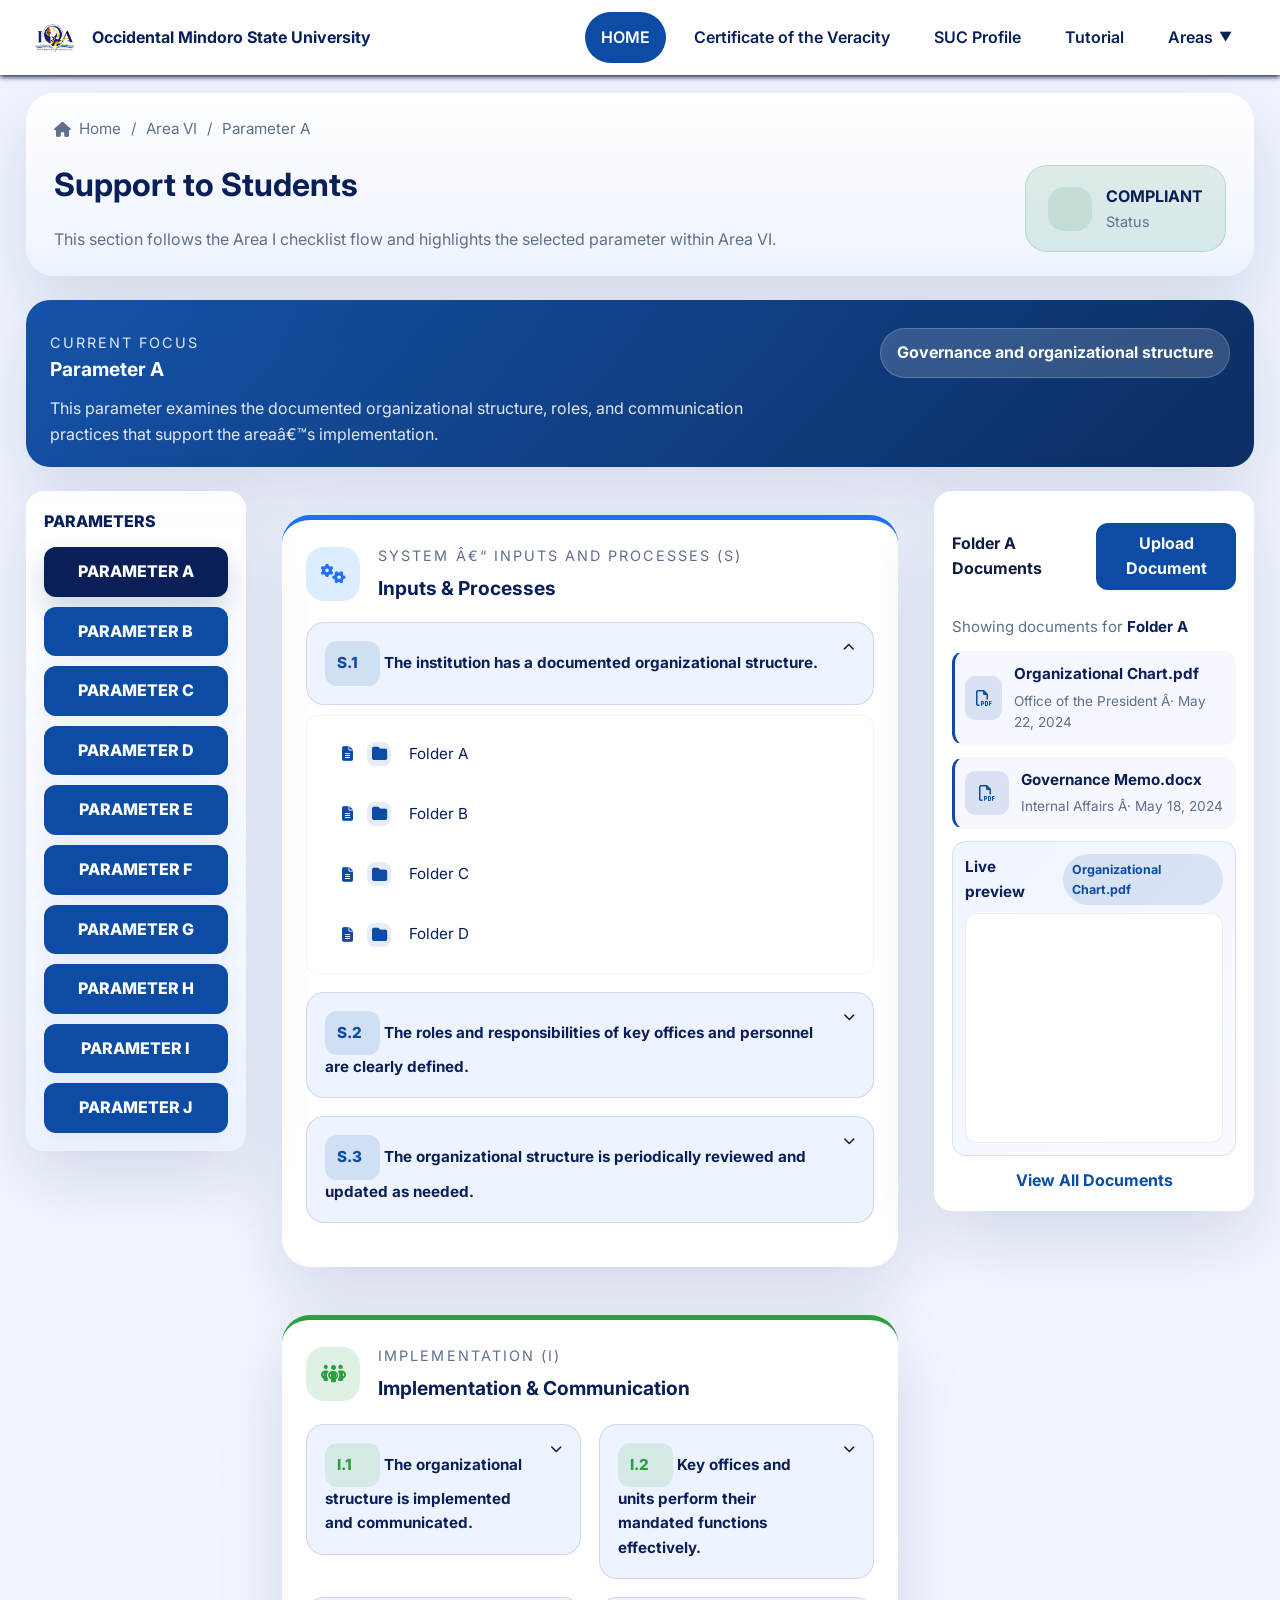
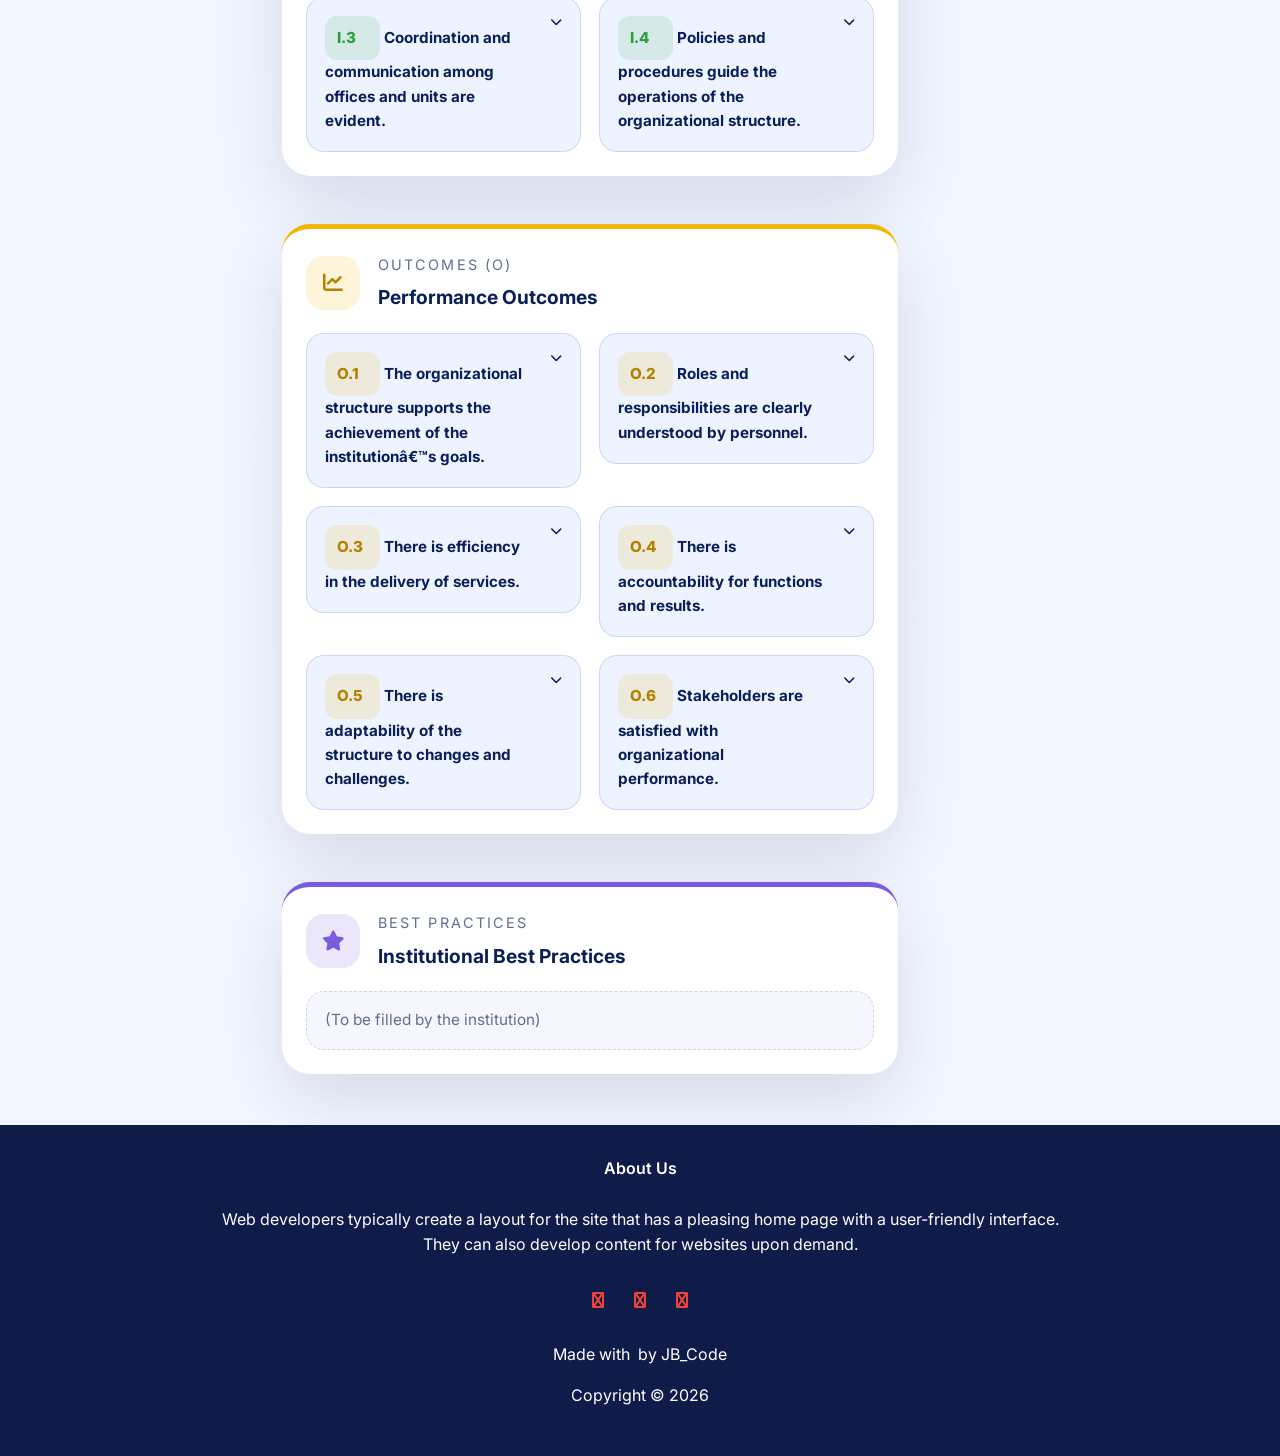
<file: area-vi.html>
﻿<!DOCTYPE html>
<html lang="en">
<head>
  <meta charset="UTF-8">
  <meta name="viewport" content="width=device-width, initial-scale=1.0">
  <title>Area VI — Support to Students</title>
  <link rel="preconnect" href="https://fonts.googleapis.com">
  <link rel="preconnect" href="https://fonts.gstatic.com" crossorigin>
  <link href="https://fonts.googleapis.com/css2?family=Inter:wght@400;500;600;700;800&display=swap" rel="stylesheet">
  <link rel="stylesheet" href="https://cdnjs.cloudflare.com/ajax/libs/font-awesome/6.4.0/css/all.min.css" crossorigin="anonymous" referrerpolicy="no-referrer" />
  <link rel="stylesheet" href="Style/area-i.css">
</head>
<body data-area="Area VI">
  <div class="area-shell">
    <nav>
      <div class="brand">
        <img src="elements/logo.jpg" class="img" alt="logo">
        <span class="brand-text">Occidental Mindoro State University</span>
      </div>
      <button class="nav-toggle" aria-label="Toggle navigation" aria-expanded="false">
        <i class="fa fa-bars"></i>
      </button>
      <ul id="nav-menu" class="nav-menu">
        <li class="active"><a href="WelcomePage.html">HOME</a></li>
        <li><a href="#">Certificate of the Veracity</a></li>
        <li><a href="#">SUC Profile</a></li>
        <li><a href="#">Tutorial</a></li>
        <li class="has-submenu">
          <a href="#" class="submenu-toggle" aria-expanded="false">Areas</a>
          <ul class="submenu">
            <li><a href="area-i.html">Area I</a></li>
            <li><a href="area-ii.html">Area II</a></li>
            <li><a href="area-iii.html">Area III</a></li>
            <li><a href="area-iv.html">Area IV</a></li>
            <li><a href="area-v.html">Area V</a></li>
            <li><a href="area-vi.html">Area VI</a></li>
            <li><a href="area-vii.html">Area VII</a></li>
            <li><a href="area-viii.html">Area VIII</a></li>
            <li><a href="area-ix.html">Area IX</a></li>
          </ul>
        </li>
      </ul>
    </nav>

    <div class="page-banner">
      <div class="breadcrumb">
        <a href="WelcomePage.html"><i class="fa-solid fa-house"></i> Home</a>
        <span>/</span>
        <a href="area-i.html" id="breadcrumb-area">Area I</a>
        <span>/</span>
        <a href="area-i.html" id="breadcrumb-parameter">Parameter A</a>
      </div>
      <div class="page-title-row">
        <div>
          <h1 id="page-title">Governance â€“ Organizational Structure</h1>
          <p id="page-description">This parameter examines the adequacy and effectiveness of the organizational structure in supporting the institutionâ€™s vision, mission, and goals.</p>
        </div>
        <div class="status-chip status-chip--success">
          <span class="status-icon"><i class="fa-solid fa-shield-check"></i></span>
          <div>
            <strong>COMPLIANT</strong>
            <span>Status</span>
          </div>
        </div>
      </div>
    </div>

    <section class="parameter-overview" aria-label="Parameter focus">
      <div class="parameter-overview__header">
        <div>
          <p class="panel-label">CURRENT FOCUS</p>
          <h2 id="parameter-focus-title">Parameter A</h2>
        </div>
        <div class="parameter-badge" id="parameter-badge">Governance and organizational structure</div>
      </div>
      <p id="parameter-focus-summary">This parameter examines the documented organizational structure, roles, and communication practices that support the areaâ€™s implementation.</p>
    </section>

    <div class="page-grid">
      <aside class="side-parameters" aria-label="Parameters">
        <div class="params-title">PARAMETERS</div>
        <ul class="param-list">
          <li><a class="param-btn active" href="#parameter-a" data-parameter="A">PARAMETER A</a></li>
          <li><a class="param-btn" href="#parameter-b" data-parameter="B">PARAMETER B</a></li>
          <li><a class="param-btn" href="#parameter-c" data-parameter="C">PARAMETER C</a></li>
          <li><a class="param-btn" href="#parameter-d" data-parameter="D">PARAMETER D</a></li>
          <li><a class="param-btn" href="#parameter-e" data-parameter="E">PARAMETER E</a></li>
          <li><a class="param-btn" href="#parameter-f" data-parameter="F">PARAMETER F</a></li>
          <li><a class="param-btn" href="#parameter-g" data-parameter="G">PARAMETER G</a></li>
          <li><a class="param-btn" href="#parameter-h" data-parameter="H">PARAMETER H</a></li>
          <li><a class="param-btn" href="#parameter-i" data-parameter="I">PARAMETER I</a></li>
          <li><a class="param-btn" href="#parameter-j" data-parameter="J">PARAMETER J</a></li>
        </ul>
      </aside>

      <main class="content-area">
      <section class="area-panel area-panel--system">
        <div class="panel-header">
          <div class="panel-title">
            <span class="panel-icon"><i class="fa-solid fa-cogs"></i></span>
            <div>
              <p class="panel-label">SYSTEM â€“ INPUTS AND PROCESSES (S)</p>
              <h2>Inputs & Processes</h2>
            </div>
          </div>
        <div class="panel-body">
            <details class="dropdown" open>
              <summary class="panel-item">
                <div class="item-copy"><span>S.1</span> The institution has a documented organizational structure.</div>
                <i class="fa-solid fa-chevron-down"></i>
              </summary>
              <ul>
                <li><a href="#"><span class="folder-badge"><i class="fa-solid fa-folder"></i></span>Folder A</a></li>
                <li><a href="#"><span class="folder-badge"><i class="fa-solid fa-folder"></i></span>Folder B</a></li>
                <li><a href="#"><span class="folder-badge"><i class="fa-solid fa-folder"></i></span>Folder C</a></li>
                <li><a href="#"><span class="folder-badge"><i class="fa-solid fa-folder"></i></span>Folder D</a></li>
              </ul>
            </details>

            <details class="dropdown">
              <summary class="panel-item">
                <div class="item-copy"><span>S.2</span> The roles and responsibilities of key offices and personnel are clearly defined.</div>
                <i class="fa-solid fa-chevron-down"></i>
              </summary>
              <ul>
                <li><a href="#"><span class="folder-badge"><i class="fa-solid fa-folder"></i></span>Folder A</a></li>
                <li><a href="#"><span class="folder-badge"><i class="fa-solid fa-folder"></i></span>Folder B</a></li>
                <li><a href="#"><span class="folder-badge"><i class="fa-solid fa-folder"></i></span>Folder C</a></li>
                <li><a href="#"><span class="folder-badge"><i class="fa-solid fa-folder"></i></span>Folder D</a></li>
              </ul>
            </details>

            <details class="dropdown">
              <summary class="panel-item">
                <div class="item-copy"><span>S.3</span> The organizational structure is periodically reviewed and updated as needed.</div>
                <i class="fa-solid fa-chevron-down"></i>
              </summary>
              <ul>
                <li><a href="#"><span class="folder-badge"><i class="fa-solid fa-folder"></i></span>Folder A</a></li>
                <li><a href="#"><span class="folder-badge"><i class="fa-solid fa-folder"></i></span>Folder B</a></li>
                <li><a href="#"><span class="folder-badge"><i class="fa-solid fa-folder"></i></span>Folder C</a></li>
                <li><a href="#"><span class="folder-badge"><i class="fa-solid fa-folder"></i></span>Folder D</a></li>
              </ul>
            </details>
        </div>
      </section>

      <section class="area-panel area-panel--implementation">
        <div class="panel-header">
          <div class="panel-title">
            <span class="panel-icon"><i class="fa-solid fa-people-group"></i></span>
            <div>
              <p class="panel-label">IMPLEMENTATION (I)</p>
              <h2>Implementation & Communication</h2>
            </div>
          </div>
          
        </div>
        <div class="panel-body panel-body--split">
          <details class="dropdown">
            <summary class="panel-item">
              <div class="item-copy"><span>I.1</span> The organizational structure is implemented and communicated.</div>
              <i class="fa-solid fa-chevron-down"></i>
            </summary>
            <ul>
              <li><a href="#"><span class="folder-badge"><i class="fa-solid fa-folder"></i></span>Folder A</a></li>
              <li><a href="#"><span class="folder-badge"><i class="fa-solid fa-folder"></i></span>Folder B</a></li>
              <li><a href="#"><span class="folder-badge"><i class="fa-solid fa-folder"></i></span>Folder C</a></li>
              <li><a href="#"><span class="folder-badge"><i class="fa-solid fa-folder"></i></span>Folder D</a></li>
            </ul>
          </details>

          <details class="dropdown">
            <summary class="panel-item">
              <div class="item-copy"><span>I.2</span> Key offices and units perform their mandated functions effectively.</div>
              <i class="fa-solid fa-chevron-down"></i>
            </summary>
            <ul>
              <li><a href="#"><span class="folder-badge"><i class="fa-solid fa-folder"></i></span>Folder A</a></li>
              <li><a href="#"><span class="folder-badge"><i class="fa-solid fa-folder"></i></span>Folder B</a></li>
              <li><a href="#"><span class="folder-badge"><i class="fa-solid fa-folder"></i></span>Folder C</a></li>
              <li><a href="#"><span class="folder-badge"><i class="fa-solid fa-folder"></i></span>Folder D</a></li>
            </ul>
          </details>

          <details class="dropdown">
            <summary class="panel-item">
              <div class="item-copy"><span>I.3</span> Coordination and communication among offices and units are evident.</div>
              <i class="fa-solid fa-chevron-down"></i>
            </summary>
            <ul>
              <li><a href="#"><span class="folder-badge"><i class="fa-solid fa-folder"></i></span>Folder A</a></li>
                <li><a href="#"><span class="folder-badge"><i class="fa-solid fa-folder"></i></span>Folder B</a></li>
                <li><a href="#"><span class="folder-badge"><i class="fa-solid fa-folder"></i></span>Folder C</a></li>
                <li><a href="#"><span class="folder-badge"><i class="fa-solid fa-folder"></i></span>Folder D</a></li>
            </ul>
          </details>

          <details class="dropdown">
            <summary class="panel-item">
              <div class="item-copy"><span>I.4</span> Policies and procedures guide the operations of the organizational structure.</div>
              <i class="fa-solid fa-chevron-down"></i>
            </summary>
            <ul>
              <li><a href="#"><span class="folder-badge"><i class="fa-solid fa-folder"></i></span>Folder A</a></li>
              <li><a href="#"><span class="folder-badge"><i class="fa-solid fa-folder"></i></span>Folder B</a></li>
              <li><a href="#"><span class="folder-badge"><i class="fa-solid fa-folder"></i></span>Folder C</a></li>
              <li><a href="#"><span class="folder-badge"><i class="fa-solid fa-folder"></i></span>Folder D</a></li>
            </ul>
          </details>
        </div>
      </section>

      <section class="area-panel area-panel--outcomes">
        <div class="panel-header">
          <div class="panel-title">
            <span class="panel-icon"><i class="fa-solid fa-chart-line"></i></span>
            <div>
              <p class="panel-label">OUTCOMES (O)</p>
              <h2>Performance Outcomes</h2>
            </div>
          </div>
          
        </div>
        <div class="panel-body panel-body--split">
          <details class="dropdown">
            <summary class="panel-item">
              <div class="item-copy"><span>O.1</span> The organizational structure supports the achievement of the institutionâ€™s goals.</div>
              <i class="fa-solid fa-chevron-down"></i>
            </summary>
            <ul>
              <li><a href="#"><span class="folder-badge"><i class="fa-solid fa-folder"></i></span>Folder A</a></li>
              <li><a href="#"><span class="folder-badge"><i class="fa-solid fa-folder"></i></span>Folder B</a></li>
              <li><a href="#"><span class="folder-badge"><i class="fa-solid fa-folder"></i></span>Folder C</a></li>
              <li><a href="#"><span class="folder-badge"><i class="fa-solid fa-folder"></i></span>Folder D</a></li>
            </ul>
          </details>

          <details class="dropdown">
            <summary class="panel-item">
              <div class="item-copy"><span>O.2</span> Roles and responsibilities are clearly understood by personnel.</div>
              <i class="fa-solid fa-chevron-down"></i>
            </summary>
            <ul>
              <li><a href="#"><span class="folder-badge"><i class="fa-solid fa-folder"></i></span>Folder A</a></li>
              <li><a href="#"><span class="folder-badge"><i class="fa-solid fa-folder"></i></span>Folder B</a></li>
              <li><a href="#"><span class="folder-badge"><i class="fa-solid fa-folder"></i></span>Folder C</a></li>
              <li><a href="#"><span class="folder-badge"><i class="fa-solid fa-folder"></i></span>Folder D</a></li>
            </ul>
          </details>

          <details class="dropdown">
            <summary class="panel-item">
              <div class="item-copy"><span>O.3</span> There is efficiency in the delivery of services.</div>
              <i class="fa-solid fa-chevron-down"></i>
            </summary>
            <ul>
              <li><a href="#"><span class="folder-badge"><i class="fa-solid fa-folder"></i></span>Folder A</a></li>
              <li><a href="#"><span class="folder-badge"><i class="fa-solid fa-folder"></i></span>Folder B</a></li>
              <li><a href="#"><span class="folder-badge"><i class="fa-solid fa-folder"></i></span>Folder C</a></li>
              <li><a href="#"><span class="folder-badge"><i class="fa-solid fa-folder"></i></span>Folder D</a></li>
            </ul>
          </details>

          <details class="dropdown">
            <summary class="panel-item">
              <div class="item-copy"><span>O.4</span> There is accountability for functions and results.</div>
              <i class="fa-solid fa-chevron-down"></i>
            </summary>
            <ul>
              <li><a href="#"><span class="folder-badge"><i class="fa-solid fa-folder"></i></span>Folder A</a></li>
              <li><a href="#"><span class="folder-badge"><i class="fa-solid fa-folder"></i></span>Folder B</a></li>
              <li><a href="#"><span class="folder-badge"><i class="fa-solid fa-folder"></i></span>Folder C</a></li>
              <li><a href="#"><span class="folder-badge"><i class="fa-solid fa-folder"></i></span>Folder D</a></li>
            </ul>
          </details>

          <details class="dropdown">
            <summary class="panel-item">
              <div class="item-copy"><span>O.5</span> There is adaptability of the structure to changes and challenges.</div>
              <i class="fa-solid fa-chevron-down"></i>
            </summary>
            <ul>
              <li><a href="#"><span class="folder-badge"><i class="fa-solid fa-folder"></i></span>Folder A</a></li>
                <li><a href="#"><span class="folder-badge"><i class="fa-solid fa-folder"></i></span>Folder B</a></li>
                <li><a href="#"><span class="folder-badge"><i class="fa-solid fa-folder"></i></span>Folder C</a></li>
                <li><a href="#"><span class="folder-badge"><i class="fa-solid fa-folder"></i></span>Folder D</a></li>
            </ul>
          </details>

          <details class="dropdown">
            <summary class="panel-item">
              <div class="item-copy"><span>O.6</span> Stakeholders are satisfied with organizational performance.</div>
              <i class="fa-solid fa-chevron-down"></i>
            </summary>
            <ul>
              <li><a href="#"><span class="folder-badge"><i class="fa-solid fa-folder"></i></span>Folder A</a></li>
              <li><a href="#"><span class="folder-badge"><i class="fa-solid fa-folder"></i></span>Folder B</a></li>
              <li><a href="#"><span class="folder-badge"><i class="fa-solid fa-folder"></i></span>Folder C</a></li>
              <li><a href="#"><span class="folder-badge"><i class="fa-solid fa-folder"></i></span>Folder D</a></li>
            </ul>
          </details>
        </div>
      </section>

      <section class="area-panel area-panel--practices">
        <div class="panel-header">
          <div class="panel-title">
            <span class="panel-icon"><i class="fa-solid fa-star"></i></span>
            <div>
              <p class="panel-label">BEST PRACTICES</p>
              <h2>Institutional Best Practices</h2>
            </div>
          </div>
          
        </div>
        <div class="panel-body">
          <div class="practice-note">(To be filled by the institution)</div>
        </div>
      </section>
      </main>

      <aside class="side-docs" aria-label="Supporting Documents">
        <div class="docs-panel">
          <div class="docs-header">
            <h4 id="docsTitle">Supporting Documents</h4>
            <button class="upload">Upload Document</button>
          </div>
          <div id="docsSummary" class="docs-summary">Select a folder to view its supporting documents.</div>
          <ul class="docs-list" id="docsList">
            <li class="doc doc--empty">
              <div class="doc-icon doc-icon--empty"><i class="fa-solid fa-folder-open"></i></div>
              <div class="doc-body">
                <strong>No folder selected yet</strong>
                <small>Choose Folder A, B, C, or D from the dropdowns to view files here.</small>
              </div>
            </li>
          </ul>
          <div class="preview-card">
            <div class="preview-card__head">
              <h5>Live preview</h5>
              <span id="previewBadge" class="preview-badge">No file selected</span>
            </div>
            <div id="previewBody" class="preview-body">
              <div class="preview-placeholder"><i class="fa-solid fa-file-pdf"></i><p>Select a document to preview it here.</p></div>
            </div>
          </div>
          <a class="view-all" id="viewAllDocuments" href="overview.html">View All Documents</a>
        </div>
      </aside>
    </div>

    <section class="footer">
      <h4>About Us</h4>
      <p>Web developers typically create a layout for the site that has a pleasing home page with a user-friendly interface.<br> They can also develop content for websites upon demand.</p>
      <div class="icons">
        <i class="fa fa-facebook"></i>
        <i class="fa fa-instagram"></i>
        <i class="fa fa-twitter"></i>
      </div>
      <p>Made with <i class="fa fa-heart-o"></i> by JB_Code</p>
      <p>Copyright &copy; 2026</p>
    </section>
  </div>
  <script>
    document.addEventListener('DOMContentLoaded', function(){
      const toggle = document.querySelector('.nav-toggle');
      const menu = document.getElementById('nav-menu');
      const submenuToggle = document.querySelector('.submenu-toggle');

      if (!toggle || !menu) return;

      toggle.addEventListener('click', function(){
        const expanded = this.getAttribute('aria-expanded') === 'true';
        this.setAttribute('aria-expanded', String(!expanded));
        menu.classList.toggle('open');
      });

      if (submenuToggle) {
        submenuToggle.addEventListener('click', function(event){
          event.preventDefault();
          const parent = this.closest('.has-submenu');
          const expanded = this.getAttribute('aria-expanded') === 'true';
          this.setAttribute('aria-expanded', String(!expanded));
          parent.classList.toggle('open');
        });
      }

      const folderContent = {
        'Folder A': {
          accent: 'blue',
          docs: [
            { title: 'Organizational Chart.pdf', meta: 'Office of the President Â· May 22, 2024' },
            { title: 'Governance Memo.docx', meta: 'Internal Affairs Â· May 18, 2024' }
          ]
        },
        'Folder B': {
          accent: 'green',
          docs: [
            { title: 'Board Resolution.pdf', meta: 'Board Secretariat Â· June 02, 2024' },
            { title: 'Policy Brief.docx', meta: 'Policy Office Â· June 10, 2024' }
          ]
        },
        'Folder C': {
          accent: 'gold',
          docs: [
            { title: 'Compliance Checklist.pdf', meta: 'Quality Assurance Â· June 14, 2024' },
            { title: 'Audit Notes.docx', meta: 'Internal Audit Â· June 20, 2024' }
          ]
        },
        'Folder D': {
          accent: 'purple',
          docs: [
            { title: 'Stakeholder Survey.pdf', meta: 'Planning Office Â· June 28, 2024' },
            { title: 'Feedback Summary.docx', meta: 'Student Affairs Â· July 03, 2024' }
          ]
        }
      };

      const parameterMeta = {
        A: {
          title: 'Parameter A',
          badge: 'Governance and organizational structure',
          summary: 'This parameter examines the documented organizational structure, roles, and communication practices that support the areaâ€™s implementation.'
        },
        B: {
          title: 'Parameter B',
          badge: 'Leadership and management systems',
          summary: 'This parameter reviews how leadership practices, decision-making, and accountability are carried out within the area.'
        },
        C: {
          title: 'Parameter C',
          badge: 'Policies and procedures',
          summary: 'This parameter examines the availability, clarity, and implementation of policies that guide operations.'
        },
        D: {
          title: 'Parameter D',
          badge: 'Planning and coordination',
          summary: 'This parameter looks at how planning, coordination, and monitoring processes are organized and maintained.'
        },
        E: {
          title: 'Parameter E',
          badge: 'Resources and support',
          summary: 'This parameter focuses on the resources, systems, and support services required for effective implementation.'
        },
        F: {
          title: 'Parameter F',
          badge: 'Performance monitoring',
          summary: 'This parameter reviews the monitoring, reporting, and evaluation mechanisms used to assess performance.'
        },
        G: {
          title: 'Parameter G',
          badge: 'Stakeholder engagement',
          summary: 'This parameter examines how stakeholders are engaged, informed, and involved in the areaâ€™s initiatives.'
        },
        H: {
          title: 'Parameter H',
          badge: 'Quality and improvement',
          summary: 'This parameter evaluates quality assurance practices and continuous improvement efforts.'
        },
        I: {
          title: 'Parameter I',
          badge: 'Innovation and adaptability',
          summary: 'This parameter explores how the area adapts to change, innovation, and emerging institutional needs.'
        },
        J: {
          title: 'Parameter J',
          badge: 'Outcomes and impact',
          summary: 'This parameter reflects on outcomes achieved, lessons learned, and the overall impact of the areaâ€™s initiatives.'
        }
      };

      const areaName = document.body.dataset.area || new URLSearchParams(window.location.search).get('area') || 'Area I';
      const areaTitleMap = {
        'Area I': 'Governance â€“ Organizational Structure',
        'Area II': 'Teaching, Learning & Evaluation',
        'Area III': 'Faculty and Staff',
        'Area IV': 'Research',
        'Area V': 'Extension, Consultancy & Linkages',
        'Area VI': 'Support to Students',
        'Area VII': 'Library',
        'Area VIII': 'Infrastructure & Other Learning Resources',
        'Area IX': 'Quality Assurance Culture'
      };
      const pageTitle = document.getElementById('page-title');
      const pageDescription = document.getElementById('page-description');
      const breadcrumbArea = document.getElementById('breadcrumb-area');
      const breadcrumbParameter = document.getElementById('breadcrumb-parameter');
      const parameterFocusTitle = document.getElementById('parameter-focus-title');
      const parameterFocusSummary = document.getElementById('parameter-focus-summary');
      const parameterBadge = document.getElementById('parameter-badge');

      function updateParameterSelection(parameterKey) {
        const meta = parameterMeta[parameterKey] || parameterMeta.A;
        if (pageTitle) {
          pageTitle.textContent = (areaTitleMap[areaName] || 'Accreditation Area Overview');
        }
        if (pageDescription) {
          pageDescription.textContent = 'This section follows the Area I checklist flow and highlights the selected parameter within ' + areaName + '.';
        }
        if (breadcrumbArea) {
          breadcrumbArea.textContent = areaName;
        }
        if (breadcrumbParameter) {
          breadcrumbParameter.textContent = meta.title;
        }
        if (parameterFocusTitle) {
          parameterFocusTitle.textContent = meta.title;
        }
        if (parameterFocusSummary) {
          parameterFocusSummary.textContent = meta.summary;
        }
        if (parameterBadge) {
          parameterBadge.textContent = meta.badge;
        }
        document.querySelectorAll('.param-btn').forEach(function(button){
          button.classList.toggle('active', button.dataset.parameter === parameterKey);
        });
      }

      const docsTitle = document.getElementById('docsTitle');
      const docsSummary = document.getElementById('docsSummary');
      const docsList = document.getElementById('docsList');
      const previewBadge = document.getElementById('previewBadge');
      const previewBody = document.getElementById('previewBody');
      const viewAllDocuments = document.getElementById('viewAllDocuments');
      let activeFolder = 'Folder A';
      let activeDocument = null;

      function renderPreview(doc) {
        if (!previewBadge || !previewBody) return;
        const fileUrl = doc.file || 'resources/accreditation-overview.pdf';
        previewBadge.textContent = doc.title;
        const isPdf = fileUrl.toLowerCase().endsWith('.pdf');
        if (isPdf) {
          previewBody.innerHTML = '<div class="preview-embed"><iframe class="preview-frame" src="' + fileUrl + '" title="' + doc.title + '"></iframe></div>';
        } else {
          previewBody.innerHTML = '<div class="preview-placeholder"><i class="fa-solid fa-file-lines"></i><p>' + doc.title + '</p><small>Preview is not available for this file type. Open it from the button below.</small></div>';
        }
      }

      function renderFolder(folderName) {
        if (!docsTitle || !docsSummary || !docsList) return;

        activeFolder = folderName;
        const folder = folderContent[folderName] || folderContent['Folder A'];
        const docs = folder.docs;
        docsTitle.textContent = folderName + ' Documents';
        docsSummary.innerHTML = 'Showing documents for <strong>' + folderName + '</strong>';
        docsList.innerHTML = docs.map(function(doc){
          const fileUrl = doc.file || 'resources/accreditation-overview.pdf';
          const icon = fileUrl.toLowerCase().endsWith('.pdf') ? 'fa-file-pdf' : 'fa-file-word';
          const isActive = activeDocument && activeDocument.title === doc.title && activeDocument.file === doc.file;
          return '<li><button type="button" class="doc doc--' + folder.accent + (isActive ? ' active' : '') + '" data-title="' + doc.title + '" data-file="' + fileUrl + '" data-meta="' + doc.meta + '"><div class="doc-icon doc-icon--' + folder.accent + '"><i class="fa-regular ' + icon + '"></i></div><div class="doc-body"><strong>' + doc.title + '</strong><small>' + doc.meta + '</small></div></button></li>';
        }).join('');

        const initialDoc = docs[0];
        activeDocument = activeDocument && docs.some(function(doc){ return doc.title === activeDocument.title && (doc.file || 'resources/accreditation-overview.pdf') === (activeDocument.file || 'resources/accreditation-overview.pdf'); }) ? activeDocument : initialDoc;
        if (activeDocument) {
          renderPreview(activeDocument);
        }
        if (viewAllDocuments) {
          viewAllDocuments.href = 'overview.html?folder=' + encodeURIComponent(folderName);
        }
      }

      document.querySelectorAll('.dropdown ul a').forEach(function(link){
        link.addEventListener('click', function(event){
          event.preventDefault();
          const folderName = this.textContent.trim();
          renderFolder(folderName);
        });
      });

      docsList.addEventListener('click', function(event){
        const button = event.target.closest('.doc');
        if (!button) return;
        activeDocument = {
          title: button.dataset.title,
          meta: button.dataset.meta,
          file: button.dataset.file
        };
        renderPreview(activeDocument);
        document.querySelectorAll('.doc').forEach(function(item){
          item.classList.toggle('active', item === button);
        });
      });

      document.querySelectorAll('.param-btn').forEach(function(button){
        button.addEventListener('click', function(event){
          event.preventDefault();
          updateParameterSelection(this.dataset.parameter || 'A');
        });
      });

      updateParameterSelection('A');
      renderFolder('Folder A');
    });
  </script>
</body>
</html>
</file>
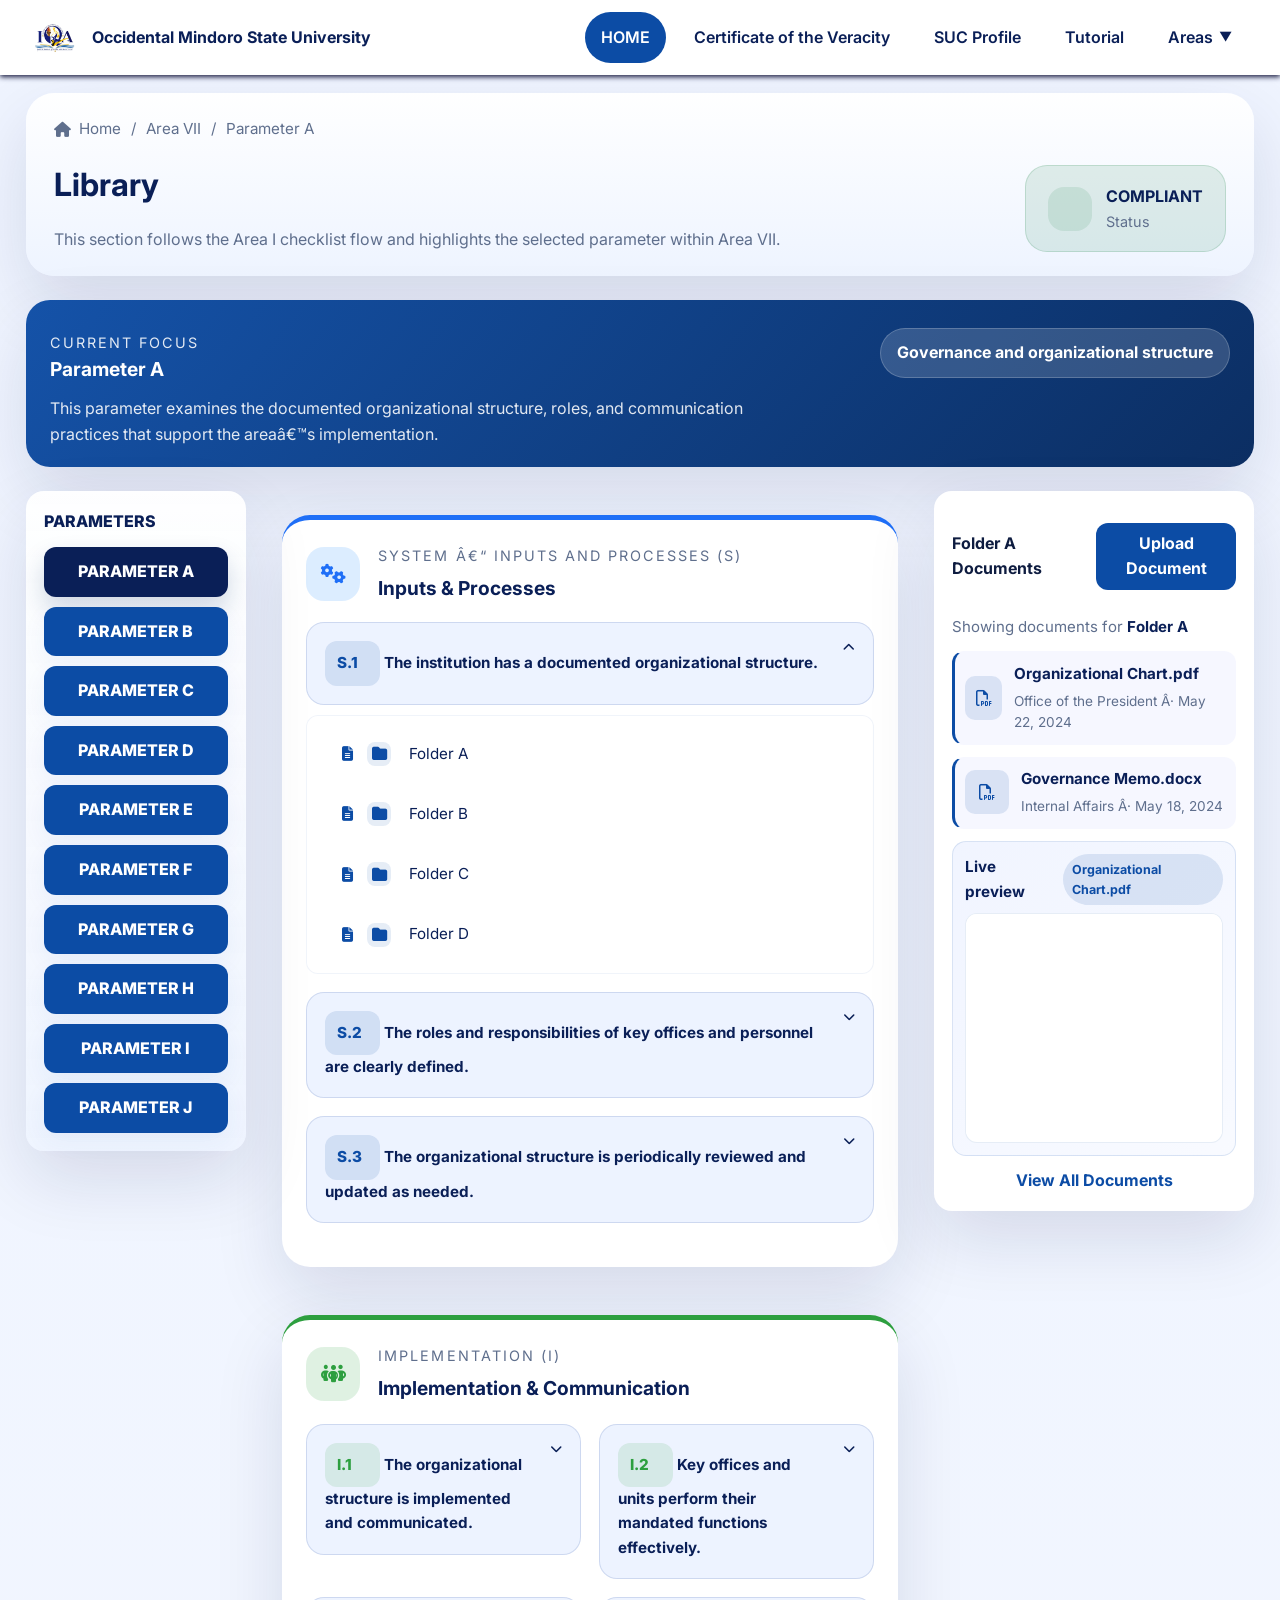
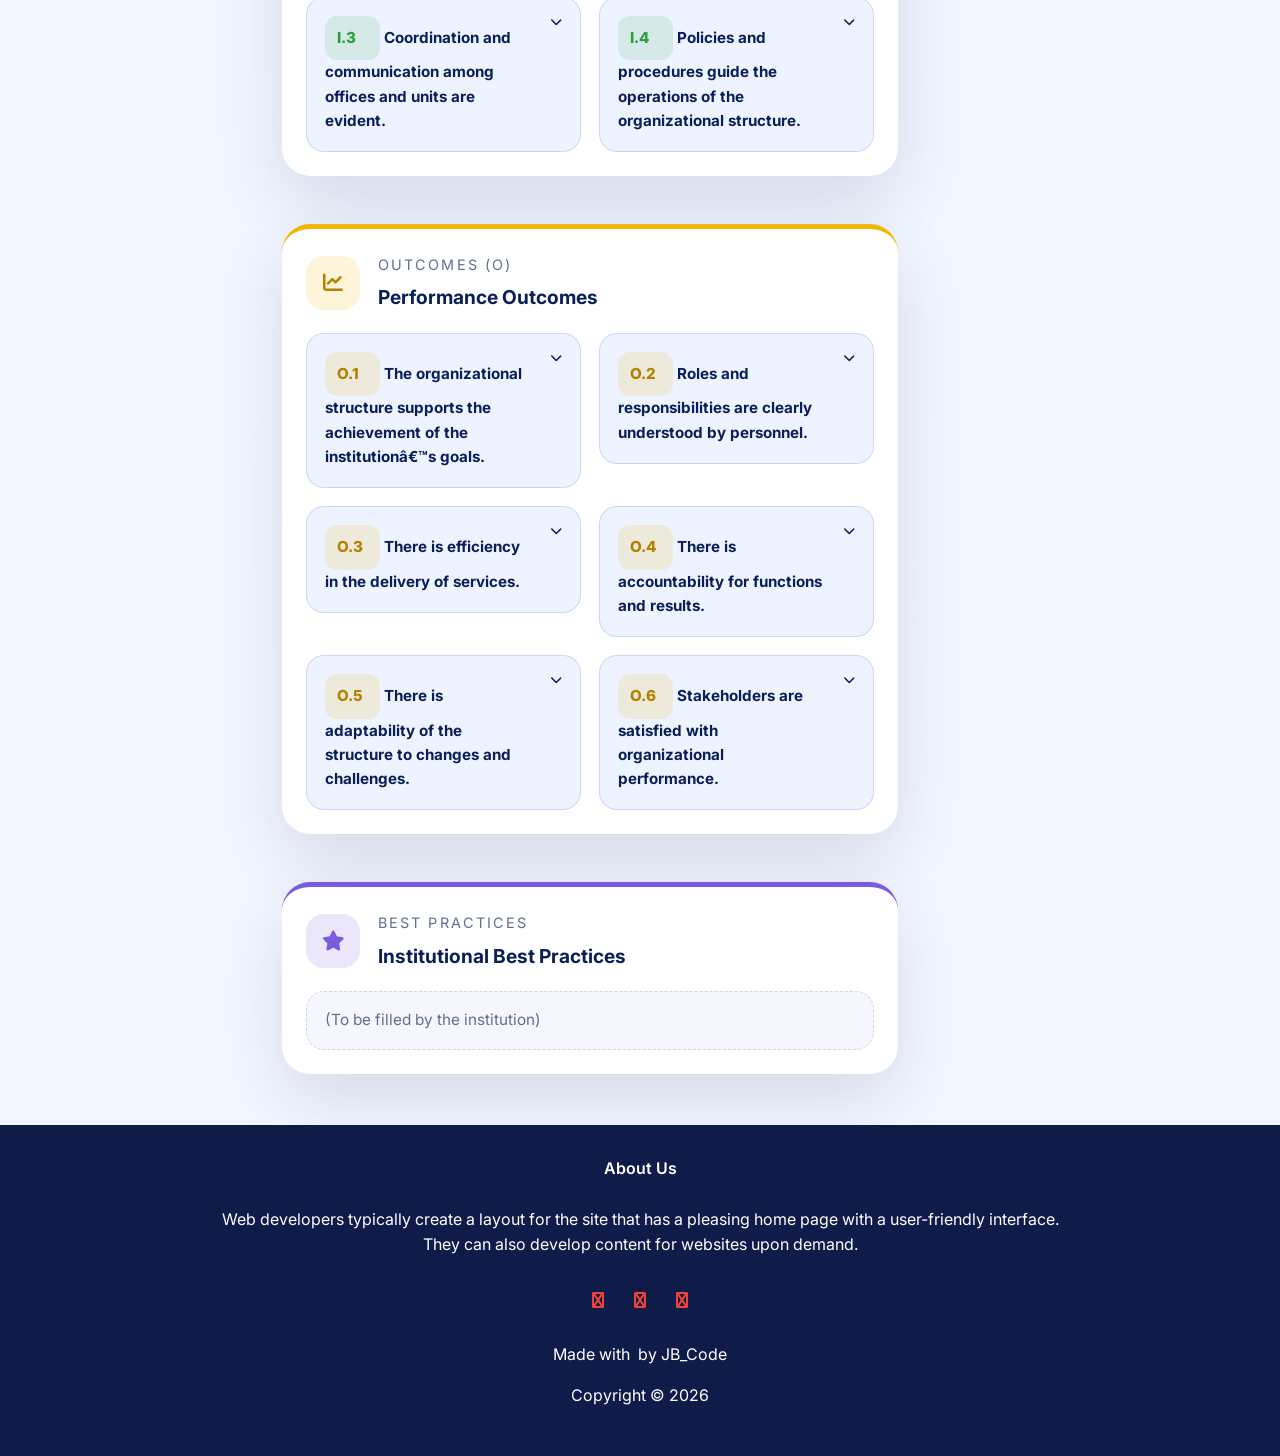
<file: area-vii.html>
﻿<!DOCTYPE html>
<html lang="en">
<head>
  <meta charset="UTF-8">
  <meta name="viewport" content="width=device-width, initial-scale=1.0">
  <title>Area VII — Library</title>
  <link rel="preconnect" href="https://fonts.googleapis.com">
  <link rel="preconnect" href="https://fonts.gstatic.com" crossorigin>
  <link href="https://fonts.googleapis.com/css2?family=Inter:wght@400;500;600;700;800&display=swap" rel="stylesheet">
  <link rel="stylesheet" href="https://cdnjs.cloudflare.com/ajax/libs/font-awesome/6.4.0/css/all.min.css" crossorigin="anonymous" referrerpolicy="no-referrer" />
  <link rel="stylesheet" href="Style/area-i.css">
</head>
<body data-area="Area VII">
  <div class="area-shell">
    <nav>
      <div class="brand">
        <img src="elements/logo.jpg" class="img" alt="logo">
        <span class="brand-text">Occidental Mindoro State University</span>
      </div>
      <button class="nav-toggle" aria-label="Toggle navigation" aria-expanded="false">
        <i class="fa fa-bars"></i>
      </button>
      <ul id="nav-menu" class="nav-menu">
        <li class="active"><a href="WelcomePage.html">HOME</a></li>
        <li><a href="#">Certificate of the Veracity</a></li>
        <li><a href="#">SUC Profile</a></li>
        <li><a href="#">Tutorial</a></li>
        <li class="has-submenu">
          <a href="#" class="submenu-toggle" aria-expanded="false">Areas</a>
          <ul class="submenu">
            <li><a href="area-i.html">Area I</a></li>
            <li><a href="area-ii.html">Area II</a></li>
            <li><a href="area-iii.html">Area III</a></li>
            <li><a href="area-iv.html">Area IV</a></li>
            <li><a href="area-v.html">Area V</a></li>
            <li><a href="area-vi.html">Area VI</a></li>
            <li><a href="area-vii.html">Area VII</a></li>
            <li><a href="area-viii.html">Area VIII</a></li>
            <li><a href="area-ix.html">Area IX</a></li>
          </ul>
        </li>
      </ul>
    </nav>

    <div class="page-banner">
      <div class="breadcrumb">
        <a href="WelcomePage.html"><i class="fa-solid fa-house"></i> Home</a>
        <span>/</span>
        <a href="area-i.html" id="breadcrumb-area">Area I</a>
        <span>/</span>
        <a href="area-i.html" id="breadcrumb-parameter">Parameter A</a>
      </div>
      <div class="page-title-row">
        <div>
          <h1 id="page-title">Governance â€“ Organizational Structure</h1>
          <p id="page-description">This parameter examines the adequacy and effectiveness of the organizational structure in supporting the institutionâ€™s vision, mission, and goals.</p>
        </div>
        <div class="status-chip status-chip--success">
          <span class="status-icon"><i class="fa-solid fa-shield-check"></i></span>
          <div>
            <strong>COMPLIANT</strong>
            <span>Status</span>
          </div>
        </div>
      </div>
    </div>

    <section class="parameter-overview" aria-label="Parameter focus">
      <div class="parameter-overview__header">
        <div>
          <p class="panel-label">CURRENT FOCUS</p>
          <h2 id="parameter-focus-title">Parameter A</h2>
        </div>
        <div class="parameter-badge" id="parameter-badge">Governance and organizational structure</div>
      </div>
      <p id="parameter-focus-summary">This parameter examines the documented organizational structure, roles, and communication practices that support the areaâ€™s implementation.</p>
    </section>

    <div class="page-grid">
      <aside class="side-parameters" aria-label="Parameters">
        <div class="params-title">PARAMETERS</div>
        <ul class="param-list">
          <li><a class="param-btn active" href="#parameter-a" data-parameter="A">PARAMETER A</a></li>
          <li><a class="param-btn" href="#parameter-b" data-parameter="B">PARAMETER B</a></li>
          <li><a class="param-btn" href="#parameter-c" data-parameter="C">PARAMETER C</a></li>
          <li><a class="param-btn" href="#parameter-d" data-parameter="D">PARAMETER D</a></li>
          <li><a class="param-btn" href="#parameter-e" data-parameter="E">PARAMETER E</a></li>
          <li><a class="param-btn" href="#parameter-f" data-parameter="F">PARAMETER F</a></li>
          <li><a class="param-btn" href="#parameter-g" data-parameter="G">PARAMETER G</a></li>
          <li><a class="param-btn" href="#parameter-h" data-parameter="H">PARAMETER H</a></li>
          <li><a class="param-btn" href="#parameter-i" data-parameter="I">PARAMETER I</a></li>
          <li><a class="param-btn" href="#parameter-j" data-parameter="J">PARAMETER J</a></li>
        </ul>
      </aside>

      <main class="content-area">
      <section class="area-panel area-panel--system">
        <div class="panel-header">
          <div class="panel-title">
            <span class="panel-icon"><i class="fa-solid fa-cogs"></i></span>
            <div>
              <p class="panel-label">SYSTEM â€“ INPUTS AND PROCESSES (S)</p>
              <h2>Inputs & Processes</h2>
            </div>
          </div>
        <div class="panel-body">
            <details class="dropdown" open>
              <summary class="panel-item">
                <div class="item-copy"><span>S.1</span> The institution has a documented organizational structure.</div>
                <i class="fa-solid fa-chevron-down"></i>
              </summary>
              <ul>
                <li><a href="#"><span class="folder-badge"><i class="fa-solid fa-folder"></i></span>Folder A</a></li>
                <li><a href="#"><span class="folder-badge"><i class="fa-solid fa-folder"></i></span>Folder B</a></li>
                <li><a href="#"><span class="folder-badge"><i class="fa-solid fa-folder"></i></span>Folder C</a></li>
                <li><a href="#"><span class="folder-badge"><i class="fa-solid fa-folder"></i></span>Folder D</a></li>
              </ul>
            </details>

            <details class="dropdown">
              <summary class="panel-item">
                <div class="item-copy"><span>S.2</span> The roles and responsibilities of key offices and personnel are clearly defined.</div>
                <i class="fa-solid fa-chevron-down"></i>
              </summary>
              <ul>
                <li><a href="#"><span class="folder-badge"><i class="fa-solid fa-folder"></i></span>Folder A</a></li>
                <li><a href="#"><span class="folder-badge"><i class="fa-solid fa-folder"></i></span>Folder B</a></li>
                <li><a href="#"><span class="folder-badge"><i class="fa-solid fa-folder"></i></span>Folder C</a></li>
                <li><a href="#"><span class="folder-badge"><i class="fa-solid fa-folder"></i></span>Folder D</a></li>
              </ul>
            </details>

            <details class="dropdown">
              <summary class="panel-item">
                <div class="item-copy"><span>S.3</span> The organizational structure is periodically reviewed and updated as needed.</div>
                <i class="fa-solid fa-chevron-down"></i>
              </summary>
              <ul>
                <li><a href="#"><span class="folder-badge"><i class="fa-solid fa-folder"></i></span>Folder A</a></li>
                <li><a href="#"><span class="folder-badge"><i class="fa-solid fa-folder"></i></span>Folder B</a></li>
                <li><a href="#"><span class="folder-badge"><i class="fa-solid fa-folder"></i></span>Folder C</a></li>
                <li><a href="#"><span class="folder-badge"><i class="fa-solid fa-folder"></i></span>Folder D</a></li>
              </ul>
            </details>
        </div>
      </section>

      <section class="area-panel area-panel--implementation">
        <div class="panel-header">
          <div class="panel-title">
            <span class="panel-icon"><i class="fa-solid fa-people-group"></i></span>
            <div>
              <p class="panel-label">IMPLEMENTATION (I)</p>
              <h2>Implementation & Communication</h2>
            </div>
          </div>
          
        </div>
        <div class="panel-body panel-body--split">
          <details class="dropdown">
            <summary class="panel-item">
              <div class="item-copy"><span>I.1</span> The organizational structure is implemented and communicated.</div>
              <i class="fa-solid fa-chevron-down"></i>
            </summary>
            <ul>
              <li><a href="#"><span class="folder-badge"><i class="fa-solid fa-folder"></i></span>Folder A</a></li>
              <li><a href="#"><span class="folder-badge"><i class="fa-solid fa-folder"></i></span>Folder B</a></li>
              <li><a href="#"><span class="folder-badge"><i class="fa-solid fa-folder"></i></span>Folder C</a></li>
              <li><a href="#"><span class="folder-badge"><i class="fa-solid fa-folder"></i></span>Folder D</a></li>
            </ul>
          </details>

          <details class="dropdown">
            <summary class="panel-item">
              <div class="item-copy"><span>I.2</span> Key offices and units perform their mandated functions effectively.</div>
              <i class="fa-solid fa-chevron-down"></i>
            </summary>
            <ul>
              <li><a href="#"><span class="folder-badge"><i class="fa-solid fa-folder"></i></span>Folder A</a></li>
              <li><a href="#"><span class="folder-badge"><i class="fa-solid fa-folder"></i></span>Folder B</a></li>
              <li><a href="#"><span class="folder-badge"><i class="fa-solid fa-folder"></i></span>Folder C</a></li>
              <li><a href="#"><span class="folder-badge"><i class="fa-solid fa-folder"></i></span>Folder D</a></li>
            </ul>
          </details>

          <details class="dropdown">
            <summary class="panel-item">
              <div class="item-copy"><span>I.3</span> Coordination and communication among offices and units are evident.</div>
              <i class="fa-solid fa-chevron-down"></i>
            </summary>
            <ul>
              <li><a href="#"><span class="folder-badge"><i class="fa-solid fa-folder"></i></span>Folder A</a></li>
                <li><a href="#"><span class="folder-badge"><i class="fa-solid fa-folder"></i></span>Folder B</a></li>
                <li><a href="#"><span class="folder-badge"><i class="fa-solid fa-folder"></i></span>Folder C</a></li>
                <li><a href="#"><span class="folder-badge"><i class="fa-solid fa-folder"></i></span>Folder D</a></li>
            </ul>
          </details>

          <details class="dropdown">
            <summary class="panel-item">
              <div class="item-copy"><span>I.4</span> Policies and procedures guide the operations of the organizational structure.</div>
              <i class="fa-solid fa-chevron-down"></i>
            </summary>
            <ul>
              <li><a href="#"><span class="folder-badge"><i class="fa-solid fa-folder"></i></span>Folder A</a></li>
              <li><a href="#"><span class="folder-badge"><i class="fa-solid fa-folder"></i></span>Folder B</a></li>
              <li><a href="#"><span class="folder-badge"><i class="fa-solid fa-folder"></i></span>Folder C</a></li>
              <li><a href="#"><span class="folder-badge"><i class="fa-solid fa-folder"></i></span>Folder D</a></li>
            </ul>
          </details>
        </div>
      </section>

      <section class="area-panel area-panel--outcomes">
        <div class="panel-header">
          <div class="panel-title">
            <span class="panel-icon"><i class="fa-solid fa-chart-line"></i></span>
            <div>
              <p class="panel-label">OUTCOMES (O)</p>
              <h2>Performance Outcomes</h2>
            </div>
          </div>
          
        </div>
        <div class="panel-body panel-body--split">
          <details class="dropdown">
            <summary class="panel-item">
              <div class="item-copy"><span>O.1</span> The organizational structure supports the achievement of the institutionâ€™s goals.</div>
              <i class="fa-solid fa-chevron-down"></i>
            </summary>
            <ul>
              <li><a href="#"><span class="folder-badge"><i class="fa-solid fa-folder"></i></span>Folder A</a></li>
              <li><a href="#"><span class="folder-badge"><i class="fa-solid fa-folder"></i></span>Folder B</a></li>
              <li><a href="#"><span class="folder-badge"><i class="fa-solid fa-folder"></i></span>Folder C</a></li>
              <li><a href="#"><span class="folder-badge"><i class="fa-solid fa-folder"></i></span>Folder D</a></li>
            </ul>
          </details>

          <details class="dropdown">
            <summary class="panel-item">
              <div class="item-copy"><span>O.2</span> Roles and responsibilities are clearly understood by personnel.</div>
              <i class="fa-solid fa-chevron-down"></i>
            </summary>
            <ul>
              <li><a href="#"><span class="folder-badge"><i class="fa-solid fa-folder"></i></span>Folder A</a></li>
              <li><a href="#"><span class="folder-badge"><i class="fa-solid fa-folder"></i></span>Folder B</a></li>
              <li><a href="#"><span class="folder-badge"><i class="fa-solid fa-folder"></i></span>Folder C</a></li>
              <li><a href="#"><span class="folder-badge"><i class="fa-solid fa-folder"></i></span>Folder D</a></li>
            </ul>
          </details>

          <details class="dropdown">
            <summary class="panel-item">
              <div class="item-copy"><span>O.3</span> There is efficiency in the delivery of services.</div>
              <i class="fa-solid fa-chevron-down"></i>
            </summary>
            <ul>
              <li><a href="#"><span class="folder-badge"><i class="fa-solid fa-folder"></i></span>Folder A</a></li>
              <li><a href="#"><span class="folder-badge"><i class="fa-solid fa-folder"></i></span>Folder B</a></li>
              <li><a href="#"><span class="folder-badge"><i class="fa-solid fa-folder"></i></span>Folder C</a></li>
              <li><a href="#"><span class="folder-badge"><i class="fa-solid fa-folder"></i></span>Folder D</a></li>
            </ul>
          </details>

          <details class="dropdown">
            <summary class="panel-item">
              <div class="item-copy"><span>O.4</span> There is accountability for functions and results.</div>
              <i class="fa-solid fa-chevron-down"></i>
            </summary>
            <ul>
              <li><a href="#"><span class="folder-badge"><i class="fa-solid fa-folder"></i></span>Folder A</a></li>
              <li><a href="#"><span class="folder-badge"><i class="fa-solid fa-folder"></i></span>Folder B</a></li>
              <li><a href="#"><span class="folder-badge"><i class="fa-solid fa-folder"></i></span>Folder C</a></li>
              <li><a href="#"><span class="folder-badge"><i class="fa-solid fa-folder"></i></span>Folder D</a></li>
            </ul>
          </details>

          <details class="dropdown">
            <summary class="panel-item">
              <div class="item-copy"><span>O.5</span> There is adaptability of the structure to changes and challenges.</div>
              <i class="fa-solid fa-chevron-down"></i>
            </summary>
            <ul>
              <li><a href="#"><span class="folder-badge"><i class="fa-solid fa-folder"></i></span>Folder A</a></li>
                <li><a href="#"><span class="folder-badge"><i class="fa-solid fa-folder"></i></span>Folder B</a></li>
                <li><a href="#"><span class="folder-badge"><i class="fa-solid fa-folder"></i></span>Folder C</a></li>
                <li><a href="#"><span class="folder-badge"><i class="fa-solid fa-folder"></i></span>Folder D</a></li>
            </ul>
          </details>

          <details class="dropdown">
            <summary class="panel-item">
              <div class="item-copy"><span>O.6</span> Stakeholders are satisfied with organizational performance.</div>
              <i class="fa-solid fa-chevron-down"></i>
            </summary>
            <ul>
              <li><a href="#"><span class="folder-badge"><i class="fa-solid fa-folder"></i></span>Folder A</a></li>
              <li><a href="#"><span class="folder-badge"><i class="fa-solid fa-folder"></i></span>Folder B</a></li>
              <li><a href="#"><span class="folder-badge"><i class="fa-solid fa-folder"></i></span>Folder C</a></li>
              <li><a href="#"><span class="folder-badge"><i class="fa-solid fa-folder"></i></span>Folder D</a></li>
            </ul>
          </details>
        </div>
      </section>

      <section class="area-panel area-panel--practices">
        <div class="panel-header">
          <div class="panel-title">
            <span class="panel-icon"><i class="fa-solid fa-star"></i></span>
            <div>
              <p class="panel-label">BEST PRACTICES</p>
              <h2>Institutional Best Practices</h2>
            </div>
          </div>
          
        </div>
        <div class="panel-body">
          <div class="practice-note">(To be filled by the institution)</div>
        </div>
      </section>
      </main>

      <aside class="side-docs" aria-label="Supporting Documents">
        <div class="docs-panel">
          <div class="docs-header">
            <h4 id="docsTitle">Supporting Documents</h4>
            <button class="upload">Upload Document</button>
          </div>
          <div id="docsSummary" class="docs-summary">Select a folder to view its supporting documents.</div>
          <ul class="docs-list" id="docsList">
            <li class="doc doc--empty">
              <div class="doc-icon doc-icon--empty"><i class="fa-solid fa-folder-open"></i></div>
              <div class="doc-body">
                <strong>No folder selected yet</strong>
                <small>Choose Folder A, B, C, or D from the dropdowns to view files here.</small>
              </div>
            </li>
          </ul>
          <div class="preview-card">
            <div class="preview-card__head">
              <h5>Live preview</h5>
              <span id="previewBadge" class="preview-badge">No file selected</span>
            </div>
            <div id="previewBody" class="preview-body">
              <div class="preview-placeholder"><i class="fa-solid fa-file-pdf"></i><p>Select a document to preview it here.</p></div>
            </div>
          </div>
          <a class="view-all" id="viewAllDocuments" href="overview.html">View All Documents</a>
        </div>
      </aside>
    </div>

    <section class="footer">
      <h4>About Us</h4>
      <p>Web developers typically create a layout for the site that has a pleasing home page with a user-friendly interface.<br> They can also develop content for websites upon demand.</p>
      <div class="icons">
        <i class="fa fa-facebook"></i>
        <i class="fa fa-instagram"></i>
        <i class="fa fa-twitter"></i>
      </div>
      <p>Made with <i class="fa fa-heart-o"></i> by JB_Code</p>
      <p>Copyright &copy; 2026</p>
    </section>
  </div>
  <script>
    document.addEventListener('DOMContentLoaded', function(){
      const toggle = document.querySelector('.nav-toggle');
      const menu = document.getElementById('nav-menu');
      const submenuToggle = document.querySelector('.submenu-toggle');

      if (!toggle || !menu) return;

      toggle.addEventListener('click', function(){
        const expanded = this.getAttribute('aria-expanded') === 'true';
        this.setAttribute('aria-expanded', String(!expanded));
        menu.classList.toggle('open');
      });

      if (submenuToggle) {
        submenuToggle.addEventListener('click', function(event){
          event.preventDefault();
          const parent = this.closest('.has-submenu');
          const expanded = this.getAttribute('aria-expanded') === 'true';
          this.setAttribute('aria-expanded', String(!expanded));
          parent.classList.toggle('open');
        });
      }

      const folderContent = {
        'Folder A': {
          accent: 'blue',
          docs: [
            { title: 'Organizational Chart.pdf', meta: 'Office of the President Â· May 22, 2024' },
            { title: 'Governance Memo.docx', meta: 'Internal Affairs Â· May 18, 2024' }
          ]
        },
        'Folder B': {
          accent: 'green',
          docs: [
            { title: 'Board Resolution.pdf', meta: 'Board Secretariat Â· June 02, 2024' },
            { title: 'Policy Brief.docx', meta: 'Policy Office Â· June 10, 2024' }
          ]
        },
        'Folder C': {
          accent: 'gold',
          docs: [
            { title: 'Compliance Checklist.pdf', meta: 'Quality Assurance Â· June 14, 2024' },
            { title: 'Audit Notes.docx', meta: 'Internal Audit Â· June 20, 2024' }
          ]
        },
        'Folder D': {
          accent: 'purple',
          docs: [
            { title: 'Stakeholder Survey.pdf', meta: 'Planning Office Â· June 28, 2024' },
            { title: 'Feedback Summary.docx', meta: 'Student Affairs Â· July 03, 2024' }
          ]
        }
      };

      const parameterMeta = {
        A: {
          title: 'Parameter A',
          badge: 'Governance and organizational structure',
          summary: 'This parameter examines the documented organizational structure, roles, and communication practices that support the areaâ€™s implementation.'
        },
        B: {
          title: 'Parameter B',
          badge: 'Leadership and management systems',
          summary: 'This parameter reviews how leadership practices, decision-making, and accountability are carried out within the area.'
        },
        C: {
          title: 'Parameter C',
          badge: 'Policies and procedures',
          summary: 'This parameter examines the availability, clarity, and implementation of policies that guide operations.'
        },
        D: {
          title: 'Parameter D',
          badge: 'Planning and coordination',
          summary: 'This parameter looks at how planning, coordination, and monitoring processes are organized and maintained.'
        },
        E: {
          title: 'Parameter E',
          badge: 'Resources and support',
          summary: 'This parameter focuses on the resources, systems, and support services required for effective implementation.'
        },
        F: {
          title: 'Parameter F',
          badge: 'Performance monitoring',
          summary: 'This parameter reviews the monitoring, reporting, and evaluation mechanisms used to assess performance.'
        },
        G: {
          title: 'Parameter G',
          badge: 'Stakeholder engagement',
          summary: 'This parameter examines how stakeholders are engaged, informed, and involved in the areaâ€™s initiatives.'
        },
        H: {
          title: 'Parameter H',
          badge: 'Quality and improvement',
          summary: 'This parameter evaluates quality assurance practices and continuous improvement efforts.'
        },
        I: {
          title: 'Parameter I',
          badge: 'Innovation and adaptability',
          summary: 'This parameter explores how the area adapts to change, innovation, and emerging institutional needs.'
        },
        J: {
          title: 'Parameter J',
          badge: 'Outcomes and impact',
          summary: 'This parameter reflects on outcomes achieved, lessons learned, and the overall impact of the areaâ€™s initiatives.'
        }
      };

      const areaName = document.body.dataset.area || new URLSearchParams(window.location.search).get('area') || 'Area I';
      const areaTitleMap = {
        'Area I': 'Governance â€“ Organizational Structure',
        'Area II': 'Teaching, Learning & Evaluation',
        'Area III': 'Faculty and Staff',
        'Area IV': 'Research',
        'Area V': 'Extension, Consultancy & Linkages',
        'Area VI': 'Support to Students',
        'Area VII': 'Library',
        'Area VIII': 'Infrastructure & Other Learning Resources',
        'Area IX': 'Quality Assurance Culture'
      };
      const pageTitle = document.getElementById('page-title');
      const pageDescription = document.getElementById('page-description');
      const breadcrumbArea = document.getElementById('breadcrumb-area');
      const breadcrumbParameter = document.getElementById('breadcrumb-parameter');
      const parameterFocusTitle = document.getElementById('parameter-focus-title');
      const parameterFocusSummary = document.getElementById('parameter-focus-summary');
      const parameterBadge = document.getElementById('parameter-badge');

      function updateParameterSelection(parameterKey) {
        const meta = parameterMeta[parameterKey] || parameterMeta.A;
        if (pageTitle) {
          pageTitle.textContent = (areaTitleMap[areaName] || 'Accreditation Area Overview');
        }
        if (pageDescription) {
          pageDescription.textContent = 'This section follows the Area I checklist flow and highlights the selected parameter within ' + areaName + '.';
        }
        if (breadcrumbArea) {
          breadcrumbArea.textContent = areaName;
        }
        if (breadcrumbParameter) {
          breadcrumbParameter.textContent = meta.title;
        }
        if (parameterFocusTitle) {
          parameterFocusTitle.textContent = meta.title;
        }
        if (parameterFocusSummary) {
          parameterFocusSummary.textContent = meta.summary;
        }
        if (parameterBadge) {
          parameterBadge.textContent = meta.badge;
        }
        document.querySelectorAll('.param-btn').forEach(function(button){
          button.classList.toggle('active', button.dataset.parameter === parameterKey);
        });
      }

      const docsTitle = document.getElementById('docsTitle');
      const docsSummary = document.getElementById('docsSummary');
      const docsList = document.getElementById('docsList');
      const previewBadge = document.getElementById('previewBadge');
      const previewBody = document.getElementById('previewBody');
      const viewAllDocuments = document.getElementById('viewAllDocuments');
      let activeFolder = 'Folder A';
      let activeDocument = null;

      function renderPreview(doc) {
        if (!previewBadge || !previewBody) return;
        const fileUrl = doc.file || 'resources/accreditation-overview.pdf';
        previewBadge.textContent = doc.title;
        const isPdf = fileUrl.toLowerCase().endsWith('.pdf');
        if (isPdf) {
          previewBody.innerHTML = '<div class="preview-embed"><iframe class="preview-frame" src="' + fileUrl + '" title="' + doc.title + '"></iframe></div>';
        } else {
          previewBody.innerHTML = '<div class="preview-placeholder"><i class="fa-solid fa-file-lines"></i><p>' + doc.title + '</p><small>Preview is not available for this file type. Open it from the button below.</small></div>';
        }
      }

      function renderFolder(folderName) {
        if (!docsTitle || !docsSummary || !docsList) return;

        activeFolder = folderName;
        const folder = folderContent[folderName] || folderContent['Folder A'];
        const docs = folder.docs;
        docsTitle.textContent = folderName + ' Documents';
        docsSummary.innerHTML = 'Showing documents for <strong>' + folderName + '</strong>';
        docsList.innerHTML = docs.map(function(doc){
          const fileUrl = doc.file || 'resources/accreditation-overview.pdf';
          const icon = fileUrl.toLowerCase().endsWith('.pdf') ? 'fa-file-pdf' : 'fa-file-word';
          const isActive = activeDocument && activeDocument.title === doc.title && activeDocument.file === doc.file;
          return '<li><button type="button" class="doc doc--' + folder.accent + (isActive ? ' active' : '') + '" data-title="' + doc.title + '" data-file="' + fileUrl + '" data-meta="' + doc.meta + '"><div class="doc-icon doc-icon--' + folder.accent + '"><i class="fa-regular ' + icon + '"></i></div><div class="doc-body"><strong>' + doc.title + '</strong><small>' + doc.meta + '</small></div></button></li>';
        }).join('');

        const initialDoc = docs[0];
        activeDocument = activeDocument && docs.some(function(doc){ return doc.title === activeDocument.title && (doc.file || 'resources/accreditation-overview.pdf') === (activeDocument.file || 'resources/accreditation-overview.pdf'); }) ? activeDocument : initialDoc;
        if (activeDocument) {
          renderPreview(activeDocument);
        }
        if (viewAllDocuments) {
          viewAllDocuments.href = 'overview.html?folder=' + encodeURIComponent(folderName);
        }
      }

      document.querySelectorAll('.dropdown ul a').forEach(function(link){
        link.addEventListener('click', function(event){
          event.preventDefault();
          const folderName = this.textContent.trim();
          renderFolder(folderName);
        });
      });

      docsList.addEventListener('click', function(event){
        const button = event.target.closest('.doc');
        if (!button) return;
        activeDocument = {
          title: button.dataset.title,
          meta: button.dataset.meta,
          file: button.dataset.file
        };
        renderPreview(activeDocument);
        document.querySelectorAll('.doc').forEach(function(item){
          item.classList.toggle('active', item === button);
        });
      });

      document.querySelectorAll('.param-btn').forEach(function(button){
        button.addEventListener('click', function(event){
          event.preventDefault();
          updateParameterSelection(this.dataset.parameter || 'A');
        });
      });

      updateParameterSelection('A');
      renderFolder('Folder A');
    });
  </script>
</body>
</html>
</file>
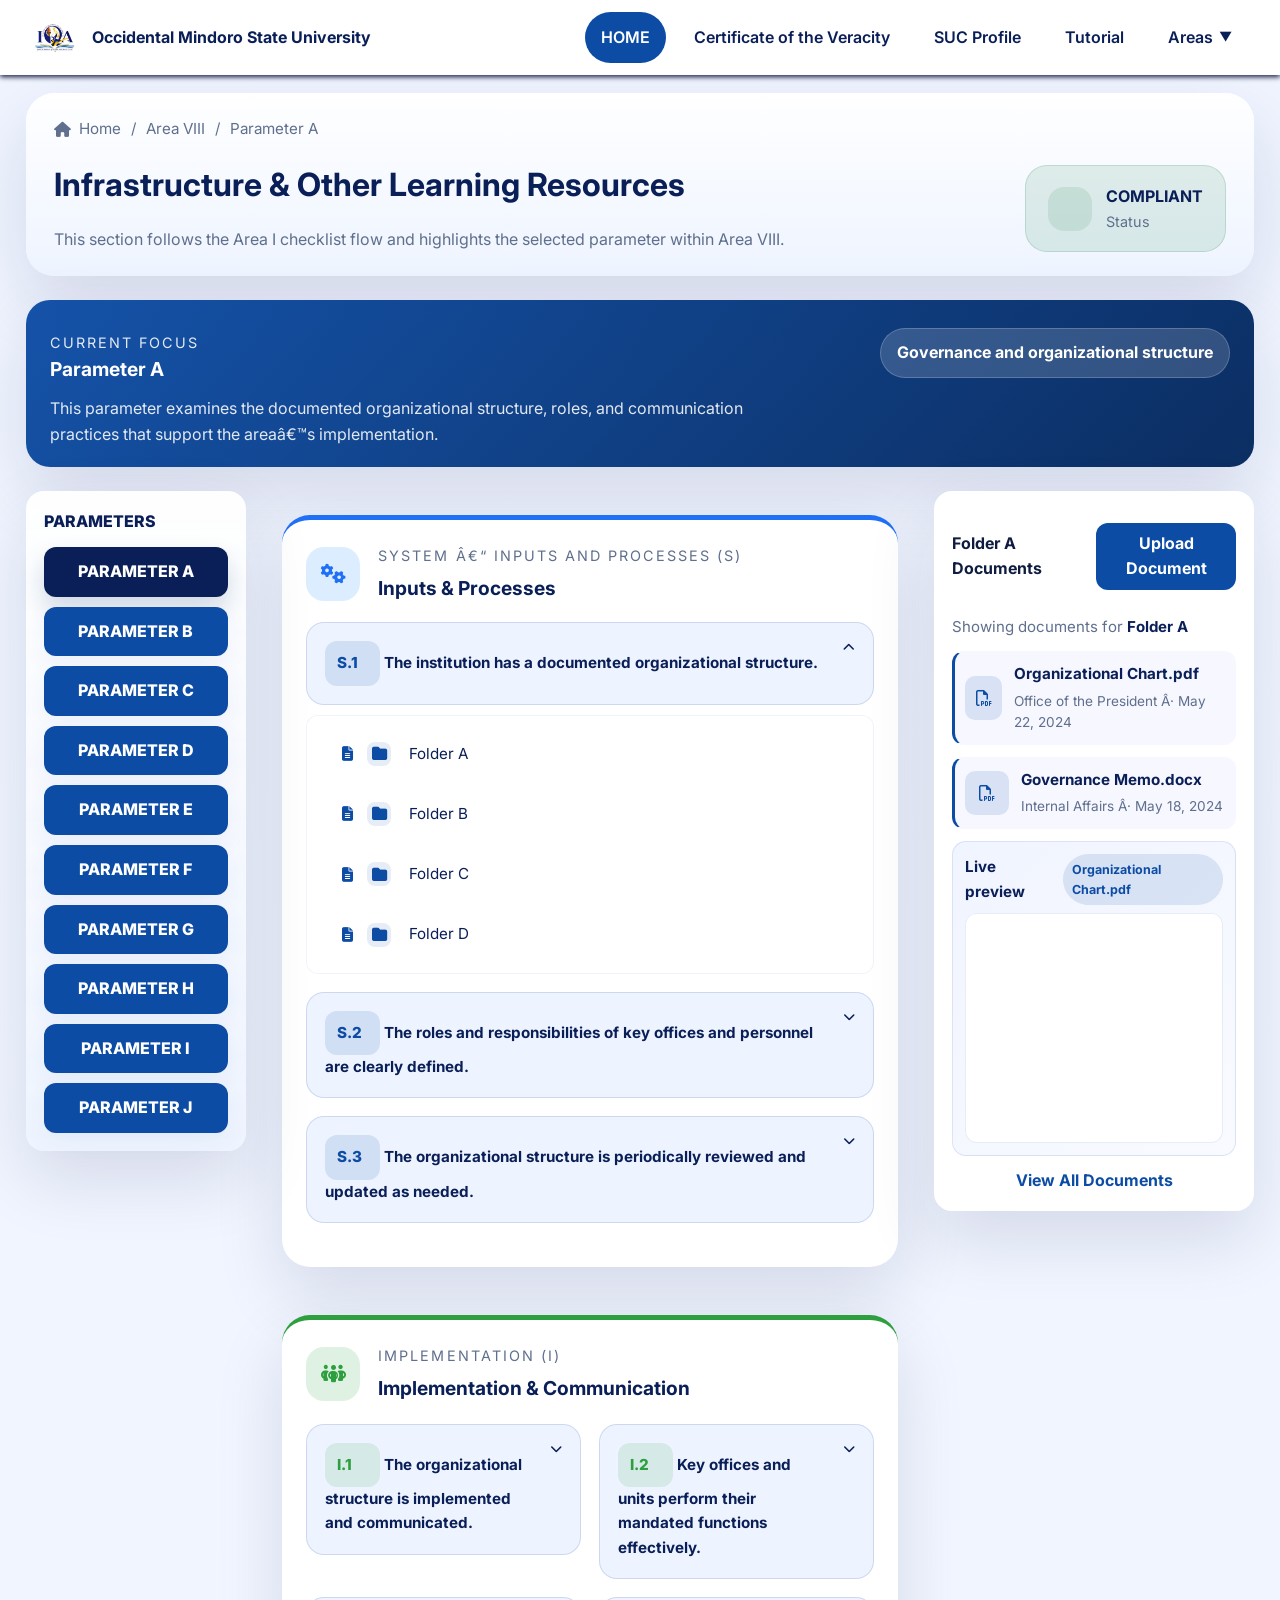
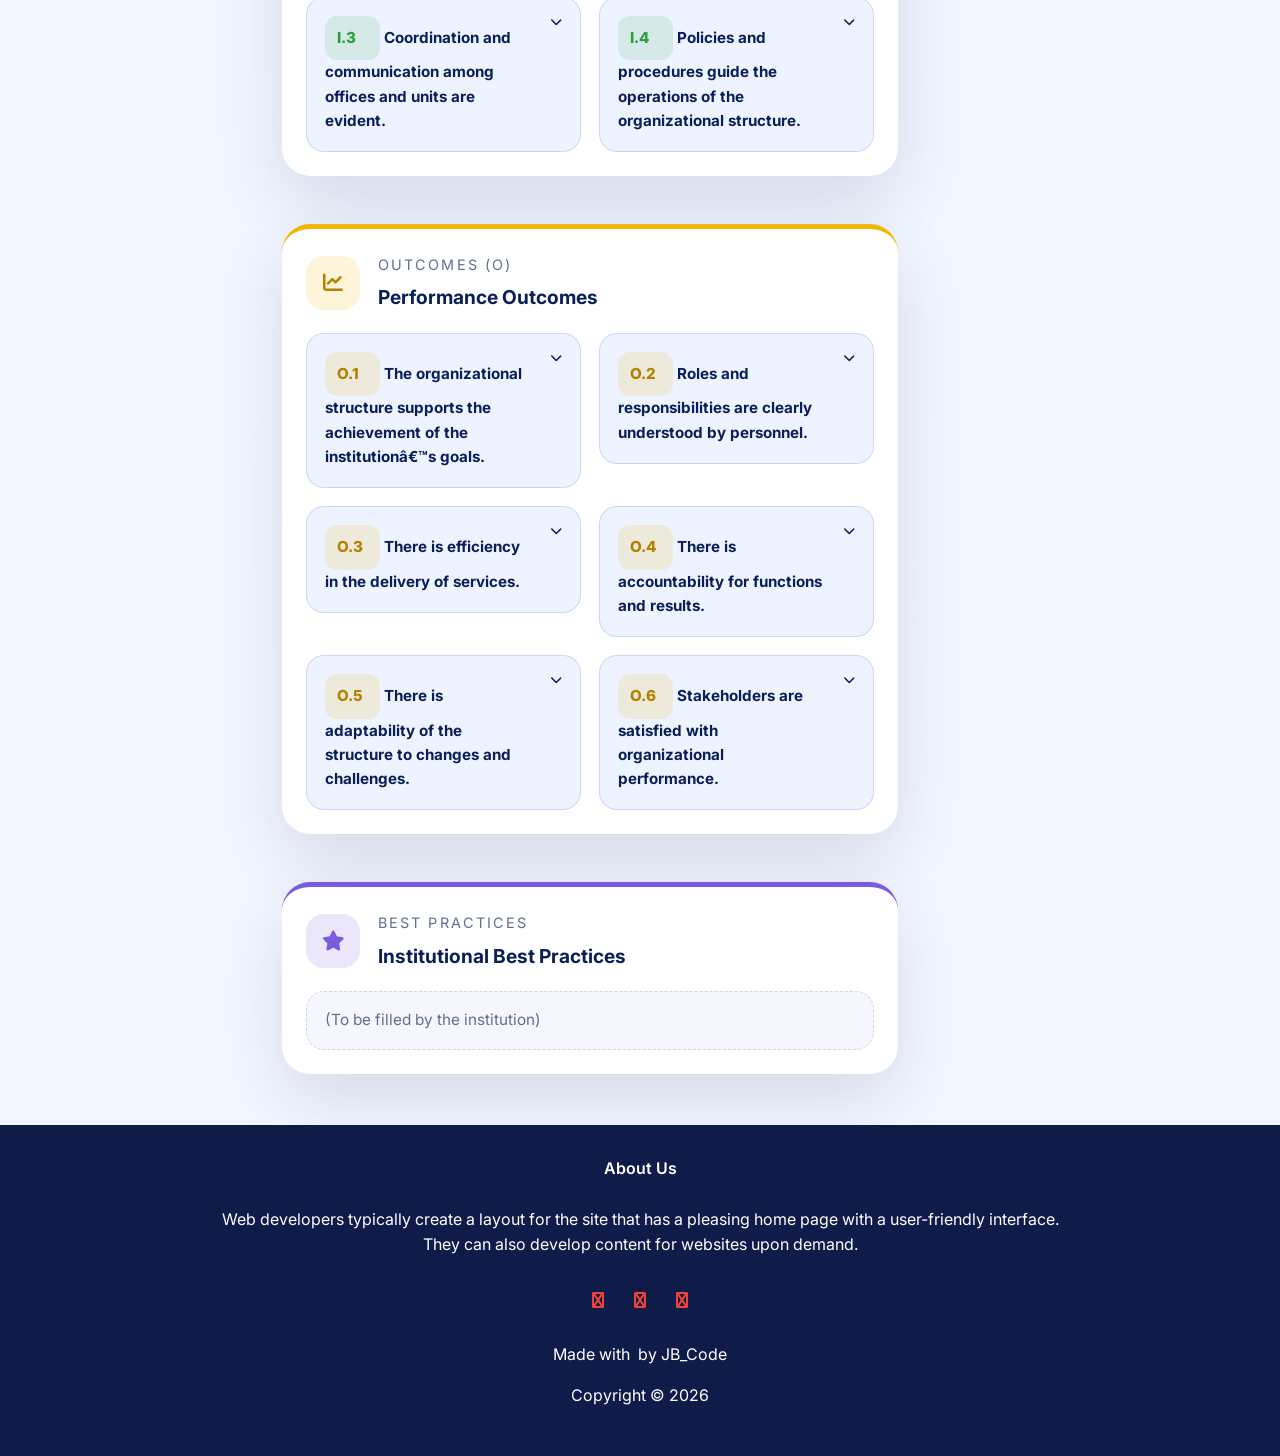
<file: area-viii.html>
﻿<!DOCTYPE html>
<html lang="en">
<head>
  <meta charset="UTF-8">
  <meta name="viewport" content="width=device-width, initial-scale=1.0">
  <title>Area VIII — Infrastructure and Other Learning Resources</title>
  <link rel="preconnect" href="https://fonts.googleapis.com">
  <link rel="preconnect" href="https://fonts.gstatic.com" crossorigin>
  <link href="https://fonts.googleapis.com/css2?family=Inter:wght@400;500;600;700;800&display=swap" rel="stylesheet">
  <link rel="stylesheet" href="https://cdnjs.cloudflare.com/ajax/libs/font-awesome/6.4.0/css/all.min.css" crossorigin="anonymous" referrerpolicy="no-referrer" />
  <link rel="stylesheet" href="Style/area-i.css">
</head>
<body data-area="Area VIII">
  <div class="area-shell">
    <nav>
      <div class="brand">
        <img src="elements/logo.jpg" class="img" alt="logo">
        <span class="brand-text">Occidental Mindoro State University</span>
      </div>
      <button class="nav-toggle" aria-label="Toggle navigation" aria-expanded="false">
        <i class="fa fa-bars"></i>
      </button>
      <ul id="nav-menu" class="nav-menu">
        <li class="active"><a href="WelcomePage.html">HOME</a></li>
        <li><a href="#">Certificate of the Veracity</a></li>
        <li><a href="#">SUC Profile</a></li>
        <li><a href="#">Tutorial</a></li>
        <li class="has-submenu">
          <a href="#" class="submenu-toggle" aria-expanded="false">Areas</a>
          <ul class="submenu">
            <li><a href="area-i.html">Area I</a></li>
            <li><a href="area-ii.html">Area II</a></li>
            <li><a href="area-iii.html">Area III</a></li>
            <li><a href="area-iv.html">Area IV</a></li>
            <li><a href="area-v.html">Area V</a></li>
            <li><a href="area-vi.html">Area VI</a></li>
            <li><a href="area-vii.html">Area VII</a></li>
            <li><a href="area-viii.html">Area VIII</a></li>
            <li><a href="area-ix.html">Area IX</a></li>
          </ul>
        </li>
      </ul>
    </nav>

    <div class="page-banner">
      <div class="breadcrumb">
        <a href="WelcomePage.html"><i class="fa-solid fa-house"></i> Home</a>
        <span>/</span>
        <a href="area-i.html" id="breadcrumb-area">Area I</a>
        <span>/</span>
        <a href="area-i.html" id="breadcrumb-parameter">Parameter A</a>
      </div>
      <div class="page-title-row">
        <div>
          <h1 id="page-title">Governance â€“ Organizational Structure</h1>
          <p id="page-description">This parameter examines the adequacy and effectiveness of the organizational structure in supporting the institutionâ€™s vision, mission, and goals.</p>
        </div>
        <div class="status-chip status-chip--success">
          <span class="status-icon"><i class="fa-solid fa-shield-check"></i></span>
          <div>
            <strong>COMPLIANT</strong>
            <span>Status</span>
          </div>
        </div>
      </div>
    </div>

    <section class="parameter-overview" aria-label="Parameter focus">
      <div class="parameter-overview__header">
        <div>
          <p class="panel-label">CURRENT FOCUS</p>
          <h2 id="parameter-focus-title">Parameter A</h2>
        </div>
        <div class="parameter-badge" id="parameter-badge">Governance and organizational structure</div>
      </div>
      <p id="parameter-focus-summary">This parameter examines the documented organizational structure, roles, and communication practices that support the areaâ€™s implementation.</p>
    </section>

    <div class="page-grid">
      <aside class="side-parameters" aria-label="Parameters">
        <div class="params-title">PARAMETERS</div>
        <ul class="param-list">
          <li><a class="param-btn active" href="#parameter-a" data-parameter="A">PARAMETER A</a></li>
          <li><a class="param-btn" href="#parameter-b" data-parameter="B">PARAMETER B</a></li>
          <li><a class="param-btn" href="#parameter-c" data-parameter="C">PARAMETER C</a></li>
          <li><a class="param-btn" href="#parameter-d" data-parameter="D">PARAMETER D</a></li>
          <li><a class="param-btn" href="#parameter-e" data-parameter="E">PARAMETER E</a></li>
          <li><a class="param-btn" href="#parameter-f" data-parameter="F">PARAMETER F</a></li>
          <li><a class="param-btn" href="#parameter-g" data-parameter="G">PARAMETER G</a></li>
          <li><a class="param-btn" href="#parameter-h" data-parameter="H">PARAMETER H</a></li>
          <li><a class="param-btn" href="#parameter-i" data-parameter="I">PARAMETER I</a></li>
          <li><a class="param-btn" href="#parameter-j" data-parameter="J">PARAMETER J</a></li>
        </ul>
      </aside>

      <main class="content-area">
      <section class="area-panel area-panel--system">
        <div class="panel-header">
          <div class="panel-title">
            <span class="panel-icon"><i class="fa-solid fa-cogs"></i></span>
            <div>
              <p class="panel-label">SYSTEM â€“ INPUTS AND PROCESSES (S)</p>
              <h2>Inputs & Processes</h2>
            </div>
          </div>
        <div class="panel-body">
            <details class="dropdown" open>
              <summary class="panel-item">
                <div class="item-copy"><span>S.1</span> The institution has a documented organizational structure.</div>
                <i class="fa-solid fa-chevron-down"></i>
              </summary>
              <ul>
                <li><a href="#"><span class="folder-badge"><i class="fa-solid fa-folder"></i></span>Folder A</a></li>
                <li><a href="#"><span class="folder-badge"><i class="fa-solid fa-folder"></i></span>Folder B</a></li>
                <li><a href="#"><span class="folder-badge"><i class="fa-solid fa-folder"></i></span>Folder C</a></li>
                <li><a href="#"><span class="folder-badge"><i class="fa-solid fa-folder"></i></span>Folder D</a></li>
              </ul>
            </details>

            <details class="dropdown">
              <summary class="panel-item">
                <div class="item-copy"><span>S.2</span> The roles and responsibilities of key offices and personnel are clearly defined.</div>
                <i class="fa-solid fa-chevron-down"></i>
              </summary>
              <ul>
                <li><a href="#"><span class="folder-badge"><i class="fa-solid fa-folder"></i></span>Folder A</a></li>
                <li><a href="#"><span class="folder-badge"><i class="fa-solid fa-folder"></i></span>Folder B</a></li>
                <li><a href="#"><span class="folder-badge"><i class="fa-solid fa-folder"></i></span>Folder C</a></li>
                <li><a href="#"><span class="folder-badge"><i class="fa-solid fa-folder"></i></span>Folder D</a></li>
              </ul>
            </details>

            <details class="dropdown">
              <summary class="panel-item">
                <div class="item-copy"><span>S.3</span> The organizational structure is periodically reviewed and updated as needed.</div>
                <i class="fa-solid fa-chevron-down"></i>
              </summary>
              <ul>
                <li><a href="#"><span class="folder-badge"><i class="fa-solid fa-folder"></i></span>Folder A</a></li>
                <li><a href="#"><span class="folder-badge"><i class="fa-solid fa-folder"></i></span>Folder B</a></li>
                <li><a href="#"><span class="folder-badge"><i class="fa-solid fa-folder"></i></span>Folder C</a></li>
                <li><a href="#"><span class="folder-badge"><i class="fa-solid fa-folder"></i></span>Folder D</a></li>
              </ul>
            </details>
        </div>
      </section>

      <section class="area-panel area-panel--implementation">
        <div class="panel-header">
          <div class="panel-title">
            <span class="panel-icon"><i class="fa-solid fa-people-group"></i></span>
            <div>
              <p class="panel-label">IMPLEMENTATION (I)</p>
              <h2>Implementation & Communication</h2>
            </div>
          </div>
          
        </div>
        <div class="panel-body panel-body--split">
          <details class="dropdown">
            <summary class="panel-item">
              <div class="item-copy"><span>I.1</span> The organizational structure is implemented and communicated.</div>
              <i class="fa-solid fa-chevron-down"></i>
            </summary>
            <ul>
              <li><a href="#"><span class="folder-badge"><i class="fa-solid fa-folder"></i></span>Folder A</a></li>
              <li><a href="#"><span class="folder-badge"><i class="fa-solid fa-folder"></i></span>Folder B</a></li>
              <li><a href="#"><span class="folder-badge"><i class="fa-solid fa-folder"></i></span>Folder C</a></li>
              <li><a href="#"><span class="folder-badge"><i class="fa-solid fa-folder"></i></span>Folder D</a></li>
            </ul>
          </details>

          <details class="dropdown">
            <summary class="panel-item">
              <div class="item-copy"><span>I.2</span> Key offices and units perform their mandated functions effectively.</div>
              <i class="fa-solid fa-chevron-down"></i>
            </summary>
            <ul>
              <li><a href="#"><span class="folder-badge"><i class="fa-solid fa-folder"></i></span>Folder A</a></li>
              <li><a href="#"><span class="folder-badge"><i class="fa-solid fa-folder"></i></span>Folder B</a></li>
              <li><a href="#"><span class="folder-badge"><i class="fa-solid fa-folder"></i></span>Folder C</a></li>
              <li><a href="#"><span class="folder-badge"><i class="fa-solid fa-folder"></i></span>Folder D</a></li>
            </ul>
          </details>

          <details class="dropdown">
            <summary class="panel-item">
              <div class="item-copy"><span>I.3</span> Coordination and communication among offices and units are evident.</div>
              <i class="fa-solid fa-chevron-down"></i>
            </summary>
            <ul>
              <li><a href="#"><span class="folder-badge"><i class="fa-solid fa-folder"></i></span>Folder A</a></li>
                <li><a href="#"><span class="folder-badge"><i class="fa-solid fa-folder"></i></span>Folder B</a></li>
                <li><a href="#"><span class="folder-badge"><i class="fa-solid fa-folder"></i></span>Folder C</a></li>
                <li><a href="#"><span class="folder-badge"><i class="fa-solid fa-folder"></i></span>Folder D</a></li>
            </ul>
          </details>

          <details class="dropdown">
            <summary class="panel-item">
              <div class="item-copy"><span>I.4</span> Policies and procedures guide the operations of the organizational structure.</div>
              <i class="fa-solid fa-chevron-down"></i>
            </summary>
            <ul>
              <li><a href="#"><span class="folder-badge"><i class="fa-solid fa-folder"></i></span>Folder A</a></li>
              <li><a href="#"><span class="folder-badge"><i class="fa-solid fa-folder"></i></span>Folder B</a></li>
              <li><a href="#"><span class="folder-badge"><i class="fa-solid fa-folder"></i></span>Folder C</a></li>
              <li><a href="#"><span class="folder-badge"><i class="fa-solid fa-folder"></i></span>Folder D</a></li>
            </ul>
          </details>
        </div>
      </section>

      <section class="area-panel area-panel--outcomes">
        <div class="panel-header">
          <div class="panel-title">
            <span class="panel-icon"><i class="fa-solid fa-chart-line"></i></span>
            <div>
              <p class="panel-label">OUTCOMES (O)</p>
              <h2>Performance Outcomes</h2>
            </div>
          </div>
          
        </div>
        <div class="panel-body panel-body--split">
          <details class="dropdown">
            <summary class="panel-item">
              <div class="item-copy"><span>O.1</span> The organizational structure supports the achievement of the institutionâ€™s goals.</div>
              <i class="fa-solid fa-chevron-down"></i>
            </summary>
            <ul>
              <li><a href="#"><span class="folder-badge"><i class="fa-solid fa-folder"></i></span>Folder A</a></li>
              <li><a href="#"><span class="folder-badge"><i class="fa-solid fa-folder"></i></span>Folder B</a></li>
              <li><a href="#"><span class="folder-badge"><i class="fa-solid fa-folder"></i></span>Folder C</a></li>
              <li><a href="#"><span class="folder-badge"><i class="fa-solid fa-folder"></i></span>Folder D</a></li>
            </ul>
          </details>

          <details class="dropdown">
            <summary class="panel-item">
              <div class="item-copy"><span>O.2</span> Roles and responsibilities are clearly understood by personnel.</div>
              <i class="fa-solid fa-chevron-down"></i>
            </summary>
            <ul>
              <li><a href="#"><span class="folder-badge"><i class="fa-solid fa-folder"></i></span>Folder A</a></li>
              <li><a href="#"><span class="folder-badge"><i class="fa-solid fa-folder"></i></span>Folder B</a></li>
              <li><a href="#"><span class="folder-badge"><i class="fa-solid fa-folder"></i></span>Folder C</a></li>
              <li><a href="#"><span class="folder-badge"><i class="fa-solid fa-folder"></i></span>Folder D</a></li>
            </ul>
          </details>

          <details class="dropdown">
            <summary class="panel-item">
              <div class="item-copy"><span>O.3</span> There is efficiency in the delivery of services.</div>
              <i class="fa-solid fa-chevron-down"></i>
            </summary>
            <ul>
              <li><a href="#"><span class="folder-badge"><i class="fa-solid fa-folder"></i></span>Folder A</a></li>
              <li><a href="#"><span class="folder-badge"><i class="fa-solid fa-folder"></i></span>Folder B</a></li>
              <li><a href="#"><span class="folder-badge"><i class="fa-solid fa-folder"></i></span>Folder C</a></li>
              <li><a href="#"><span class="folder-badge"><i class="fa-solid fa-folder"></i></span>Folder D</a></li>
            </ul>
          </details>

          <details class="dropdown">
            <summary class="panel-item">
              <div class="item-copy"><span>O.4</span> There is accountability for functions and results.</div>
              <i class="fa-solid fa-chevron-down"></i>
            </summary>
            <ul>
              <li><a href="#"><span class="folder-badge"><i class="fa-solid fa-folder"></i></span>Folder A</a></li>
              <li><a href="#"><span class="folder-badge"><i class="fa-solid fa-folder"></i></span>Folder B</a></li>
              <li><a href="#"><span class="folder-badge"><i class="fa-solid fa-folder"></i></span>Folder C</a></li>
              <li><a href="#"><span class="folder-badge"><i class="fa-solid fa-folder"></i></span>Folder D</a></li>
            </ul>
          </details>

          <details class="dropdown">
            <summary class="panel-item">
              <div class="item-copy"><span>O.5</span> There is adaptability of the structure to changes and challenges.</div>
              <i class="fa-solid fa-chevron-down"></i>
            </summary>
            <ul>
              <li><a href="#"><span class="folder-badge"><i class="fa-solid fa-folder"></i></span>Folder A</a></li>
                <li><a href="#"><span class="folder-badge"><i class="fa-solid fa-folder"></i></span>Folder B</a></li>
                <li><a href="#"><span class="folder-badge"><i class="fa-solid fa-folder"></i></span>Folder C</a></li>
                <li><a href="#"><span class="folder-badge"><i class="fa-solid fa-folder"></i></span>Folder D</a></li>
            </ul>
          </details>

          <details class="dropdown">
            <summary class="panel-item">
              <div class="item-copy"><span>O.6</span> Stakeholders are satisfied with organizational performance.</div>
              <i class="fa-solid fa-chevron-down"></i>
            </summary>
            <ul>
              <li><a href="#"><span class="folder-badge"><i class="fa-solid fa-folder"></i></span>Folder A</a></li>
              <li><a href="#"><span class="folder-badge"><i class="fa-solid fa-folder"></i></span>Folder B</a></li>
              <li><a href="#"><span class="folder-badge"><i class="fa-solid fa-folder"></i></span>Folder C</a></li>
              <li><a href="#"><span class="folder-badge"><i class="fa-solid fa-folder"></i></span>Folder D</a></li>
            </ul>
          </details>
        </div>
      </section>

      <section class="area-panel area-panel--practices">
        <div class="panel-header">
          <div class="panel-title">
            <span class="panel-icon"><i class="fa-solid fa-star"></i></span>
            <div>
              <p class="panel-label">BEST PRACTICES</p>
              <h2>Institutional Best Practices</h2>
            </div>
          </div>
          
        </div>
        <div class="panel-body">
          <div class="practice-note">(To be filled by the institution)</div>
        </div>
      </section>
      </main>

      <aside class="side-docs" aria-label="Supporting Documents">
        <div class="docs-panel">
          <div class="docs-header">
            <h4 id="docsTitle">Supporting Documents</h4>
            <button class="upload">Upload Document</button>
          </div>
          <div id="docsSummary" class="docs-summary">Select a folder to view its supporting documents.</div>
          <ul class="docs-list" id="docsList">
            <li class="doc doc--empty">
              <div class="doc-icon doc-icon--empty"><i class="fa-solid fa-folder-open"></i></div>
              <div class="doc-body">
                <strong>No folder selected yet</strong>
                <small>Choose Folder A, B, C, or D from the dropdowns to view files here.</small>
              </div>
            </li>
          </ul>
          <div class="preview-card">
            <div class="preview-card__head">
              <h5>Live preview</h5>
              <span id="previewBadge" class="preview-badge">No file selected</span>
            </div>
            <div id="previewBody" class="preview-body">
              <div class="preview-placeholder"><i class="fa-solid fa-file-pdf"></i><p>Select a document to preview it here.</p></div>
            </div>
          </div>
          <a class="view-all" id="viewAllDocuments" href="overview.html">View All Documents</a>
        </div>
      </aside>
    </div>

    <section class="footer">
      <h4>About Us</h4>
      <p>Web developers typically create a layout for the site that has a pleasing home page with a user-friendly interface.<br> They can also develop content for websites upon demand.</p>
      <div class="icons">
        <i class="fa fa-facebook"></i>
        <i class="fa fa-instagram"></i>
        <i class="fa fa-twitter"></i>
      </div>
      <p>Made with <i class="fa fa-heart-o"></i> by JB_Code</p>
      <p>Copyright &copy; 2026</p>
    </section>
  </div>
  <script>
    document.addEventListener('DOMContentLoaded', function(){
      const toggle = document.querySelector('.nav-toggle');
      const menu = document.getElementById('nav-menu');
      const submenuToggle = document.querySelector('.submenu-toggle');

      if (!toggle || !menu) return;

      toggle.addEventListener('click', function(){
        const expanded = this.getAttribute('aria-expanded') === 'true';
        this.setAttribute('aria-expanded', String(!expanded));
        menu.classList.toggle('open');
      });

      if (submenuToggle) {
        submenuToggle.addEventListener('click', function(event){
          event.preventDefault();
          const parent = this.closest('.has-submenu');
          const expanded = this.getAttribute('aria-expanded') === 'true';
          this.setAttribute('aria-expanded', String(!expanded));
          parent.classList.toggle('open');
        });
      }

      const folderContent = {
        'Folder A': {
          accent: 'blue',
          docs: [
            { title: 'Organizational Chart.pdf', meta: 'Office of the President Â· May 22, 2024' },
            { title: 'Governance Memo.docx', meta: 'Internal Affairs Â· May 18, 2024' }
          ]
        },
        'Folder B': {
          accent: 'green',
          docs: [
            { title: 'Board Resolution.pdf', meta: 'Board Secretariat Â· June 02, 2024' },
            { title: 'Policy Brief.docx', meta: 'Policy Office Â· June 10, 2024' }
          ]
        },
        'Folder C': {
          accent: 'gold',
          docs: [
            { title: 'Compliance Checklist.pdf', meta: 'Quality Assurance Â· June 14, 2024' },
            { title: 'Audit Notes.docx', meta: 'Internal Audit Â· June 20, 2024' }
          ]
        },
        'Folder D': {
          accent: 'purple',
          docs: [
            { title: 'Stakeholder Survey.pdf', meta: 'Planning Office Â· June 28, 2024' },
            { title: 'Feedback Summary.docx', meta: 'Student Affairs Â· July 03, 2024' }
          ]
        }
      };

      const parameterMeta = {
        A: {
          title: 'Parameter A',
          badge: 'Governance and organizational structure',
          summary: 'This parameter examines the documented organizational structure, roles, and communication practices that support the areaâ€™s implementation.'
        },
        B: {
          title: 'Parameter B',
          badge: 'Leadership and management systems',
          summary: 'This parameter reviews how leadership practices, decision-making, and accountability are carried out within the area.'
        },
        C: {
          title: 'Parameter C',
          badge: 'Policies and procedures',
          summary: 'This parameter examines the availability, clarity, and implementation of policies that guide operations.'
        },
        D: {
          title: 'Parameter D',
          badge: 'Planning and coordination',
          summary: 'This parameter looks at how planning, coordination, and monitoring processes are organized and maintained.'
        },
        E: {
          title: 'Parameter E',
          badge: 'Resources and support',
          summary: 'This parameter focuses on the resources, systems, and support services required for effective implementation.'
        },
        F: {
          title: 'Parameter F',
          badge: 'Performance monitoring',
          summary: 'This parameter reviews the monitoring, reporting, and evaluation mechanisms used to assess performance.'
        },
        G: {
          title: 'Parameter G',
          badge: 'Stakeholder engagement',
          summary: 'This parameter examines how stakeholders are engaged, informed, and involved in the areaâ€™s initiatives.'
        },
        H: {
          title: 'Parameter H',
          badge: 'Quality and improvement',
          summary: 'This parameter evaluates quality assurance practices and continuous improvement efforts.'
        },
        I: {
          title: 'Parameter I',
          badge: 'Innovation and adaptability',
          summary: 'This parameter explores how the area adapts to change, innovation, and emerging institutional needs.'
        },
        J: {
          title: 'Parameter J',
          badge: 'Outcomes and impact',
          summary: 'This parameter reflects on outcomes achieved, lessons learned, and the overall impact of the areaâ€™s initiatives.'
        }
      };

      const areaName = document.body.dataset.area || new URLSearchParams(window.location.search).get('area') || 'Area I';
      const areaTitleMap = {
        'Area I': 'Governance â€“ Organizational Structure',
        'Area II': 'Teaching, Learning & Evaluation',
        'Area III': 'Faculty and Staff',
        'Area IV': 'Research',
        'Area V': 'Extension, Consultancy & Linkages',
        'Area VI': 'Support to Students',
        'Area VII': 'Library',
        'Area VIII': 'Infrastructure & Other Learning Resources',
        'Area IX': 'Quality Assurance Culture'
      };
      const pageTitle = document.getElementById('page-title');
      const pageDescription = document.getElementById('page-description');
      const breadcrumbArea = document.getElementById('breadcrumb-area');
      const breadcrumbParameter = document.getElementById('breadcrumb-parameter');
      const parameterFocusTitle = document.getElementById('parameter-focus-title');
      const parameterFocusSummary = document.getElementById('parameter-focus-summary');
      const parameterBadge = document.getElementById('parameter-badge');

      function updateParameterSelection(parameterKey) {
        const meta = parameterMeta[parameterKey] || parameterMeta.A;
        if (pageTitle) {
          pageTitle.textContent = (areaTitleMap[areaName] || 'Accreditation Area Overview');
        }
        if (pageDescription) {
          pageDescription.textContent = 'This section follows the Area I checklist flow and highlights the selected parameter within ' + areaName + '.';
        }
        if (breadcrumbArea) {
          breadcrumbArea.textContent = areaName;
        }
        if (breadcrumbParameter) {
          breadcrumbParameter.textContent = meta.title;
        }
        if (parameterFocusTitle) {
          parameterFocusTitle.textContent = meta.title;
        }
        if (parameterFocusSummary) {
          parameterFocusSummary.textContent = meta.summary;
        }
        if (parameterBadge) {
          parameterBadge.textContent = meta.badge;
        }
        document.querySelectorAll('.param-btn').forEach(function(button){
          button.classList.toggle('active', button.dataset.parameter === parameterKey);
        });
      }

      const docsTitle = document.getElementById('docsTitle');
      const docsSummary = document.getElementById('docsSummary');
      const docsList = document.getElementById('docsList');
      const previewBadge = document.getElementById('previewBadge');
      const previewBody = document.getElementById('previewBody');
      const viewAllDocuments = document.getElementById('viewAllDocuments');
      let activeFolder = 'Folder A';
      let activeDocument = null;

      function renderPreview(doc) {
        if (!previewBadge || !previewBody) return;
        const fileUrl = doc.file || 'resources/accreditation-overview.pdf';
        previewBadge.textContent = doc.title;
        const isPdf = fileUrl.toLowerCase().endsWith('.pdf');
        if (isPdf) {
          previewBody.innerHTML = '<div class="preview-embed"><iframe class="preview-frame" src="' + fileUrl + '" title="' + doc.title + '"></iframe></div>';
        } else {
          previewBody.innerHTML = '<div class="preview-placeholder"><i class="fa-solid fa-file-lines"></i><p>' + doc.title + '</p><small>Preview is not available for this file type. Open it from the button below.</small></div>';
        }
      }

      function renderFolder(folderName) {
        if (!docsTitle || !docsSummary || !docsList) return;

        activeFolder = folderName;
        const folder = folderContent[folderName] || folderContent['Folder A'];
        const docs = folder.docs;
        docsTitle.textContent = folderName + ' Documents';
        docsSummary.innerHTML = 'Showing documents for <strong>' + folderName + '</strong>';
        docsList.innerHTML = docs.map(function(doc){
          const fileUrl = doc.file || 'resources/accreditation-overview.pdf';
          const icon = fileUrl.toLowerCase().endsWith('.pdf') ? 'fa-file-pdf' : 'fa-file-word';
          const isActive = activeDocument && activeDocument.title === doc.title && activeDocument.file === doc.file;
          return '<li><button type="button" class="doc doc--' + folder.accent + (isActive ? ' active' : '') + '" data-title="' + doc.title + '" data-file="' + fileUrl + '" data-meta="' + doc.meta + '"><div class="doc-icon doc-icon--' + folder.accent + '"><i class="fa-regular ' + icon + '"></i></div><div class="doc-body"><strong>' + doc.title + '</strong><small>' + doc.meta + '</small></div></button></li>';
        }).join('');

        const initialDoc = docs[0];
        activeDocument = activeDocument && docs.some(function(doc){ return doc.title === activeDocument.title && (doc.file || 'resources/accreditation-overview.pdf') === (activeDocument.file || 'resources/accreditation-overview.pdf'); }) ? activeDocument : initialDoc;
        if (activeDocument) {
          renderPreview(activeDocument);
        }
        if (viewAllDocuments) {
          viewAllDocuments.href = 'overview.html?folder=' + encodeURIComponent(folderName);
        }
      }

      document.querySelectorAll('.dropdown ul a').forEach(function(link){
        link.addEventListener('click', function(event){
          event.preventDefault();
          const folderName = this.textContent.trim();
          renderFolder(folderName);
        });
      });

      docsList.addEventListener('click', function(event){
        const button = event.target.closest('.doc');
        if (!button) return;
        activeDocument = {
          title: button.dataset.title,
          meta: button.dataset.meta,
          file: button.dataset.file
        };
        renderPreview(activeDocument);
        document.querySelectorAll('.doc').forEach(function(item){
          item.classList.toggle('active', item === button);
        });
      });

      document.querySelectorAll('.param-btn').forEach(function(button){
        button.addEventListener('click', function(event){
          event.preventDefault();
          updateParameterSelection(this.dataset.parameter || 'A');
        });
      });

      updateParameterSelection('A');
      renderFolder('Folder A');
    });
  </script>
</body>
</html>
</file>
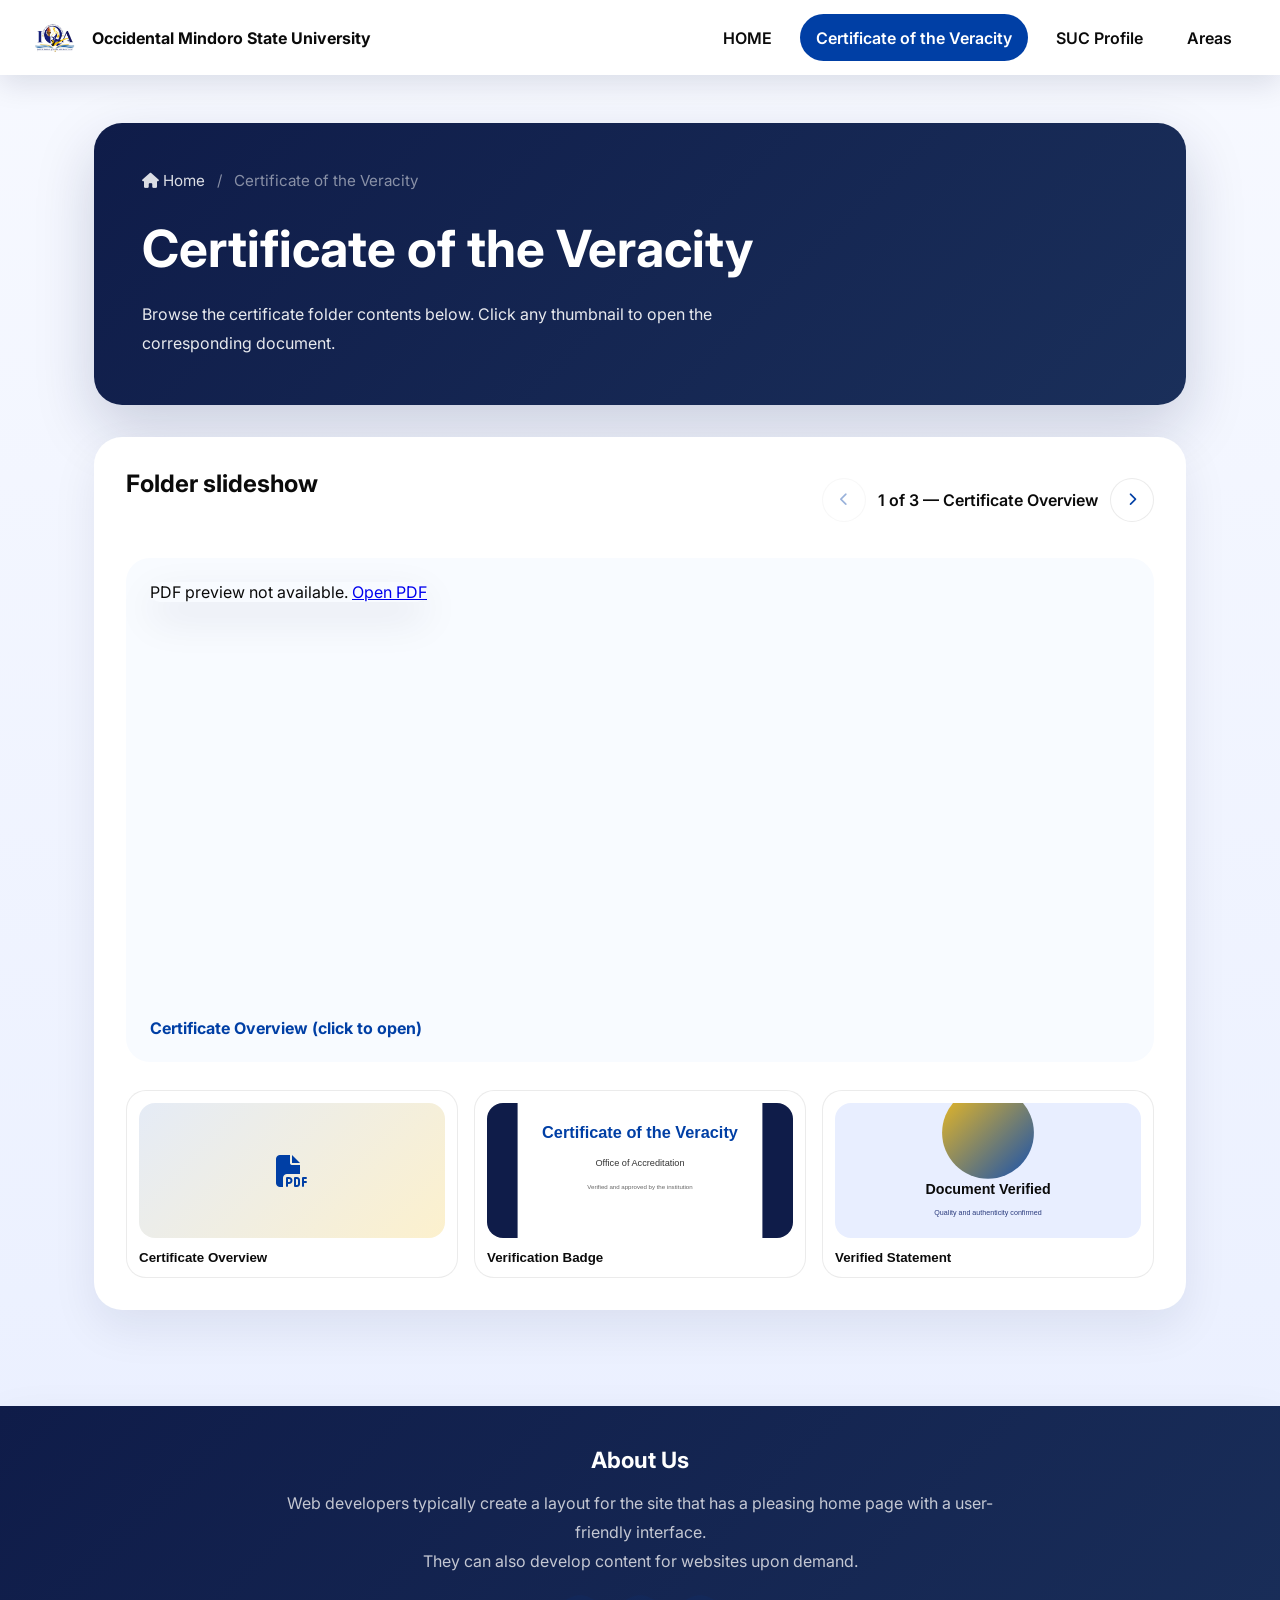
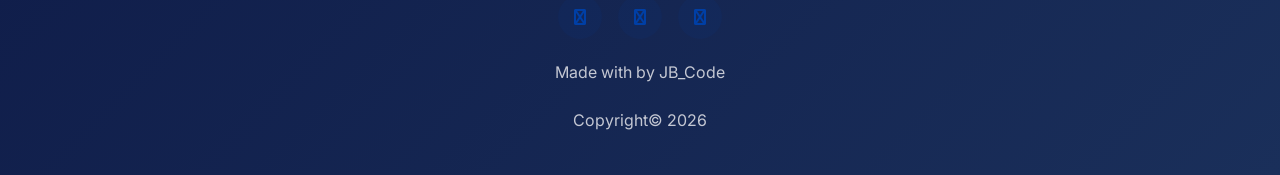
<file: cov.html>
<!DOCTYPE html>
<html lang="en">
<head>
  <meta charset="UTF-8">
  <meta name="viewport" content="width=device-width, initial-scale=1.0">
  <title>Certificate of the Veracity</title>
  <link rel="preconnect" href="https://fonts.googleapis.com">
  <link rel="preconnect" href="https://fonts.gstatic.com" crossorigin>
  <link href="https://fonts.googleapis.com/css2?family=Inter:wght@400;500;600;700;800&display=swap" rel="stylesheet">
  <link rel="stylesheet" href="https://cdnjs.cloudflare.com/ajax/libs/font-awesome/6.4.0/css/all.min.css" crossorigin="anonymous" referrerpolicy="no-referrer" />
  <link rel="stylesheet" href="Style/cov.css">
</head>
<body>
  <div class="cov-shell">
    <nav>
      <div class="brand">
        <img src="elements/logo.jpg" class="img" alt="logo">
        <span class="brand-text">Occidental Mindoro State University</span>
      </div>
      <button class="nav-toggle" aria-label="Toggle navigation" aria-expanded="false">
        <i class="fa fa-bars"></i>
      </button>
      <ul id="nav-menu" class="nav-menu">
        <li><a href="WelcomePage.html">HOME</a></li>
        <li class="active"><a href="cov.html">Certificate of the Veracity</a></li>
        <li><a href="#">SUC Profile</a></li>
        <li class="has-submenu">
          <a href="#" class="submenu-toggle" aria-expanded="false">Areas</a>
          <ul class="submenu">
            <li><a href="area-i.html">Area I</a></li>
            <li><a href="area-ii.html">Area II</a></li>
            <li><a href="area-iii.html">Area III</a></li>
            <li><a href="area-iv.html">Area IV</a></li>
            <li><a href="area-v.html">Area V</a></li>
            <li><a href="area-vi.html">Area VI</a></li>
            <li><a href="area-vii.html">Area VII</a></li>
            <li><a href="area-viii.html">Area VIII</a></li>
            <li><a href="area-ix.html">Area IX</a></li>
          </ul>
        </li>
      </ul>
    </nav>

    <main class="cov-main">
      <section class="hero-panel">
        <div class="hero-meta">
          <a href="WelcomePage.html"><i class="fa-solid fa-house"></i> Home</a>
          <span>/</span>
          <span>Certificate of the Veracity</span>
        </div>

        <div class="hero-grid">
          <div class="hero-copy">
            <h1>Certificate of the Veracity</h1>
            <p>Browse the certificate folder contents below. Click any thumbnail to open the corresponding document.</p>
          </div>
        </div>
      </section>

      <section class="preview-panel">
        <div class="preview-header">
          <div>
            <h2>Folder slideshow</h2>
            <div id="folder-status" class="folder-status">Showing documents from resources/cov/</div>
          </div>
          <div class="slide-controls">
            <button id="prev-button" class="slide-btn" disabled><i class="fa-solid fa-chevron-left"></i></button>
            <span id="slide-label">Loading slides...</span>
            <button id="next-button" class="slide-btn" disabled><i class="fa-solid fa-chevron-right"></i></button>
          </div>
        </div>

        <div id="preview-area" class="preview-area"></div>
        <div id="thumbnail-strip" class="thumbnail-strip"></div>
      </section>
    </main>

    <section class="footer">
      <h4> About Us</h4>
      <p>Web developers typically create a layout for the site that has a pleasing home page with a user-friendly interface.<br> They can also develop content for websites upon demand.</p>
      <div class="icons">
        <i class="fa fa-facebook"></i>
        <i class="fa fa-instagram"></i>
        <i class="fa fa-twitter"></i>
      </div>
      <p>Made with<i class="fa fa-heart-o"></i> by JB_Code</p>
      <p>Copyright&copy; 2026</p>
    </section>
  </div>

  <script>
    document.addEventListener('DOMContentLoaded', () => {
      const previewArea = document.getElementById('preview-area');
      const thumbnailStrip = document.getElementById('thumbnail-strip');
      const slideLabel = document.getElementById('slide-label');
      const prevButton = document.getElementById('prev-button');
      const nextButton = document.getElementById('next-button');
      const folderStatus = document.getElementById('folder-status');

      const slides = [
        { title: 'Certificate Overview', type: 'application/pdf', url: 'resources/cov/certificate-1.pdf' },
        { title: 'Verification Badge', type: 'image/svg+xml', url: 'resources/cov/certificate-1.svg' },
        { title: 'Verified Statement', type: 'image/svg+xml', url: 'resources/cov/certificate-2.svg' }
      ];
      let currentIndex = 0;

      function updateSlideButtons() {
        prevButton.disabled = currentIndex <= 0;
        nextButton.disabled = currentIndex >= slides.length - 1;
        slideLabel.textContent = slides.length
          ? `${currentIndex + 1} of ${slides.length} — ${slides[currentIndex].title}`
          : 'No documents available';
      }

      function openCurrentSlide() {
        const slide = slides[currentIndex];
        window.open(slide.url, '_blank');
      }

      function renderSlide(index) {
        previewArea.innerHTML = '';
        if (!slides.length) {
          previewArea.innerHTML = `
            <div class="preview-empty">
              <i class="fa-solid fa-folder-open"></i>
              <p>No documents found in resources/cov/.</p>
            </div>
          `;
          updateSlideButtons();
          return;
        }

        const slide = slides[index];
        const slideCard = document.createElement('div');
        slideCard.className = 'slide-card';
        slideCard.tabIndex = 0;
        slideCard.setAttribute('role', 'button');
        slideCard.setAttribute('aria-label', `Open ${slide.title}`);
        slideCard.addEventListener('click', openCurrentSlide);
        slideCard.addEventListener('keydown', event => {
          if (event.key === 'Enter' || event.key === ' ') {
            openCurrentSlide();
          }
        });

        if (slide.type.startsWith('image/')) {
          const img = document.createElement('img');
          img.src = slide.url;
          img.alt = slide.title;
          slideCard.appendChild(img);
        } else {
          const pdfWrapper = document.createElement('div');
          pdfWrapper.className = 'pdf-preview';

          const embed = document.createElement('object');
          embed.data = slide.url;
          embed.type = 'application/pdf';
          embed.className = 'pdf-object';
          embed.innerHTML = `PDF preview not available. <a href="${slide.url}" target="_blank" rel="noopener noreferrer">Open PDF</a>`;
          pdfWrapper.appendChild(embed);
          slideCard.appendChild(pdfWrapper);
        }

        const caption = document.createElement('div');
        caption.className = 'slide-caption';
        caption.textContent = `${slide.title} (click to open)`;
        slideCard.appendChild(caption);

        previewArea.appendChild(slideCard);
        updateSlideButtons();
      }

      function updateThumbnails() {
        thumbnailStrip.innerHTML = '';
        slides.forEach((slide, index) => {
          const thumb = document.createElement('button');
          thumb.type = 'button';
          thumb.className = 'thumbnail-card';
          thumb.title = slide.title;
          thumb.addEventListener('click', () => {
            currentIndex = index;
            renderSlide(currentIndex);
          });

          if (slide.type.startsWith('image/')) {
            const img = document.createElement('img');
            img.src = slide.url;
            img.alt = slide.title;
            thumb.appendChild(img);
          } else {
            const icon = document.createElement('div');
            icon.className = 'thumbnail-icon';
            icon.innerHTML = '<i class="fa-solid fa-file-pdf"></i>';
            thumb.appendChild(icon);
          }

          const caption = document.createElement('span');
          caption.textContent = slide.title;
          thumb.appendChild(caption);

          thumbnailStrip.appendChild(thumb);
        });
      }

      prevButton.addEventListener('click', () => {
        if (currentIndex > 0) {
          currentIndex -= 1;
          renderSlide(currentIndex);
        }
      });

      nextButton.addEventListener('click', () => {
        if (currentIndex < slides.length - 1) {
          currentIndex += 1;
          renderSlide(currentIndex);
        }
      });

      document.querySelector('.nav-toggle')?.addEventListener('click', function () {
        const menu = document.getElementById('nav-menu');
        const expanded = this.getAttribute('aria-expanded') === 'true';
        this.setAttribute('aria-expanded', String(!expanded));
        menu.classList.toggle('open');
      });

      document.querySelector('.submenu-toggle')?.addEventListener('click', function (event) {
        event.preventDefault();
        const parent = this.closest('.has-submenu');
        const expanded = this.getAttribute('aria-expanded') === 'true';
        this.setAttribute('aria-expanded', String(!expanded));
        parent.classList.toggle('open');
      });

      folderStatus.textContent = 'Showing documents from resources/cov/';
      updateThumbnails();
      renderSlide(currentIndex);
    });
  </script>
</body>
</html>
</file>
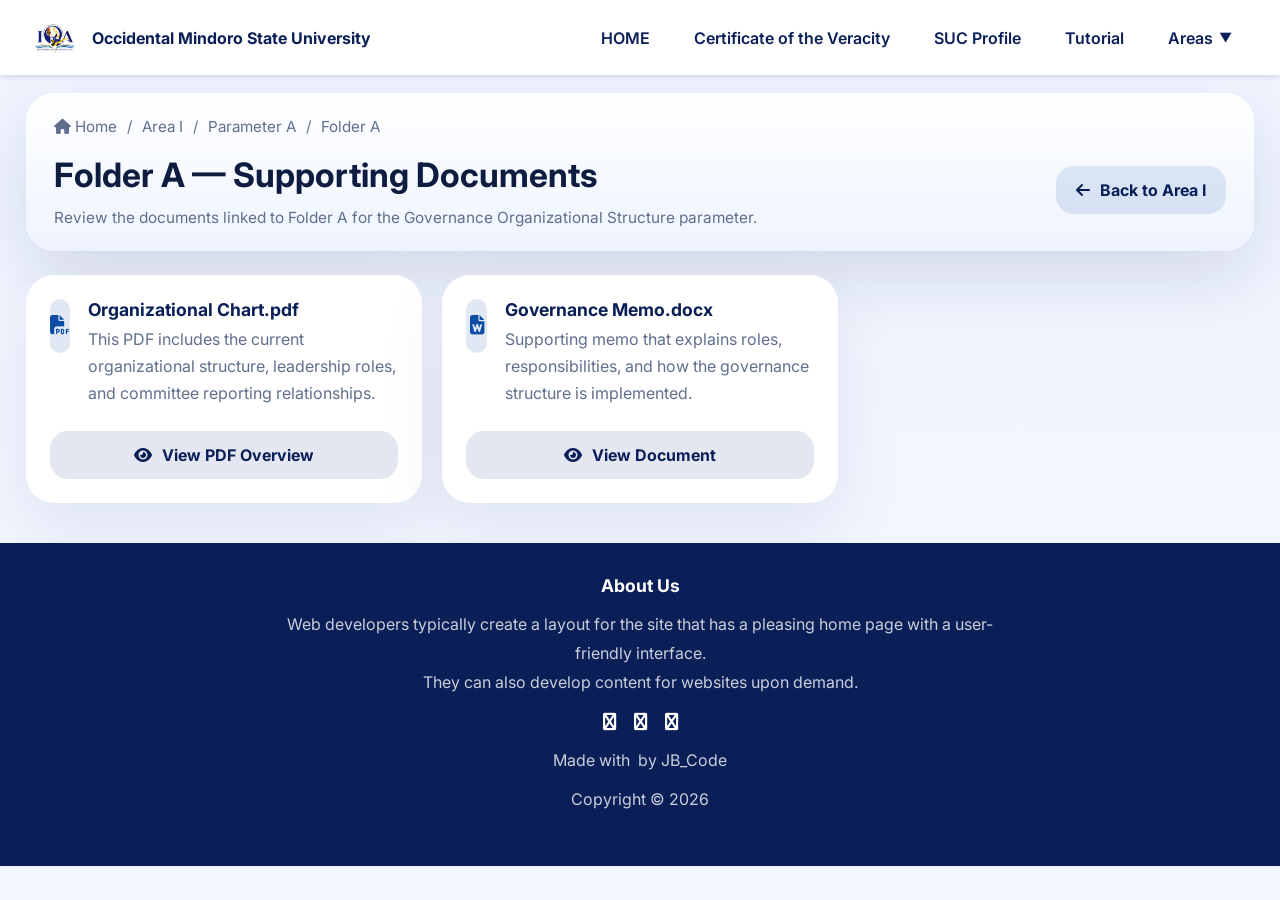
<file: folder-a.html>
<!DOCTYPE html>
<html lang="en">
<head>
  <meta charset="UTF-8">
  <meta name="viewport" content="width=device-width, initial-scale=1.0">
  <title>Folder A — Supporting Documents</title>
  <link rel="preconnect" href="https://fonts.googleapis.com">
  <link rel="preconnect" href="https://fonts.gstatic.com" crossorigin>
  <link href="https://fonts.googleapis.com/css2?family=Inter:wght@400;500;600;700;800&display=swap" rel="stylesheet">
  <link rel="stylesheet" href="https://cdnjs.cloudflare.com/ajax/libs/font-awesome/6.4.0/css/all.min.css" crossorigin="anonymous" referrerpolicy="no-referrer" />
  <link rel="stylesheet" href="Style/folder-a.css">
</head>
<body>
  <div class="area-shell">
    <nav>
      <div class="brand">
        <img src="elements/logo.jpg" class="img" alt="logo">
        <span class="brand-text">Occidental Mindoro State University</span>
      </div>
      <button class="nav-toggle" aria-label="Toggle navigation" aria-expanded="false">
        <i class="fa fa-bars"></i>
      </button>
      <ul id="nav-menu" class="nav-menu">
        <li><a href="WelcomePage.html">HOME</a></li>
        <li><a href="#">Certificate of the Veracity</a></li>
        <li><a href="#">SUC Profile</a></li>
        <li><a href="#">Tutorial</a></li>
        <li class="has-submenu">
          <a href="#" class="submenu-toggle" aria-expanded="false">Areas</a>
          <ul class="submenu">
            <li><a href="area-i.html">Area I</a></li>
            <li><a href="area-ii.html">Area II</a></li>
            <li><a href="area-iii.html">Area III</a></li>
            <li><a href="area-iv.html">Area IV</a></li>
            <li><a href="area-v.html">Area V</a></li>
            <li><a href="area-vi.html">Area VI</a></li>
            <li><a href="area-vii.html">Area VII</a></li>
            <li><a href="area-viii.html">Area VIII</a></li>
            <li><a href="area-ix.html">Area IX</a></li>
          </ul>
        </li>
      </ul>
    </nav>

    <div class="page-banner">
      <div class="breadcrumb">
        <a href="WelcomePage.html"><i class="fa-solid fa-house"></i> Home</a>
        <span>/</span>
        <a href="area-i.html">Area I</a>
        <span>/</span>
        <span>Parameter A</span>
        <span>/</span>
        <span>Folder A</span>
      </div>
      <div class="page-title-row">
        <div>
          <h1>Folder A — Supporting Documents</h1>
          <p>Review the documents linked to Folder A for the Governance Organizational Structure parameter.</p>
        </div>
        <a class="back-button" href="area-i.html"><i class="fa-solid fa-arrow-left"></i> Back to Area I</a>
      </div>
    </div>

    <main class="content-area">

      <section class="document-grid">
        <article class="document-card">
          <div class="document-header">
            <span class="doc-icon"><i class="fa-solid fa-file-pdf"></i></span>
            <div>
              <h2>Organizational Chart.pdf</h2>
              <p>This PDF includes the current organizational structure, leadership roles, and committee reporting relationships.</p>
            </div>
          </div>
          <a class="document-link" href="overview.html?file=resources/accreditation-overview.pdf&title=Organizational%20Chart.pdf"><i class="fa-solid fa-eye"></i> View PDF Overview</a>
        </article>

        <article class="document-card">
          <div class="document-header">
            <span class="doc-icon"><i class="fa-solid fa-file-word"></i></span>
            <div>
              <h2>Governance Memo.docx</h2>
              <p>Supporting memo that explains roles, responsibilities, and how the governance structure is implemented.</p>
            </div>
          </div>
          <a class="document-link" href="overview.html?file=resources/accreditation-overview.pdf&title=Governance%20Memo.docx&message=Preview%20is%20not%20available%20for%20this%20document%20type.%20You%20can%20still%20open%20the%20file%20from%20the%20button%20below."><i class="fa-solid fa-eye"></i> View Document</a>
        </article>
      </section>
    </main>

    <section class="footer">
      <h4>About Us</h4>
      <p>Web developers typically create a layout for the site that has a pleasing home page with a user-friendly interface.<br> They can also develop content for websites upon demand.</p>
      <div class="icons">
        <i class="fa fa-facebook"></i>
        <i class="fa fa-instagram"></i>
        <i class="fa fa-twitter"></i>
      </div>
      <p>Made with <i class="fa fa-heart-o"></i> by JB_Code</p>
      <p>Copyright &copy; 2026</p>
    </section>
  </div>

  <script>
    document.addEventListener('DOMContentLoaded', function(){
      const toggle = document.querySelector('.nav-toggle');
      const menu = document.getElementById('nav-menu');
      const submenuToggle = document.querySelector('.submenu-toggle');
      if (!toggle || !menu) return;
      toggle.addEventListener('click', function(){
        const expanded = this.getAttribute('aria-expanded') === 'true';
        this.setAttribute('aria-expanded', String(!expanded));
        menu.classList.toggle('open');
      });
      if (submenuToggle) {
        submenuToggle.addEventListener('click', function(event){
          event.preventDefault();
          const parent = this.closest('.has-submenu');
          const expanded = this.getAttribute('aria-expanded') === 'true';
          this.setAttribute('aria-expanded', String(!expanded));
          parent.classList.toggle('open');
        });
      }
    });
  </script>
</body>
</html>
</file>
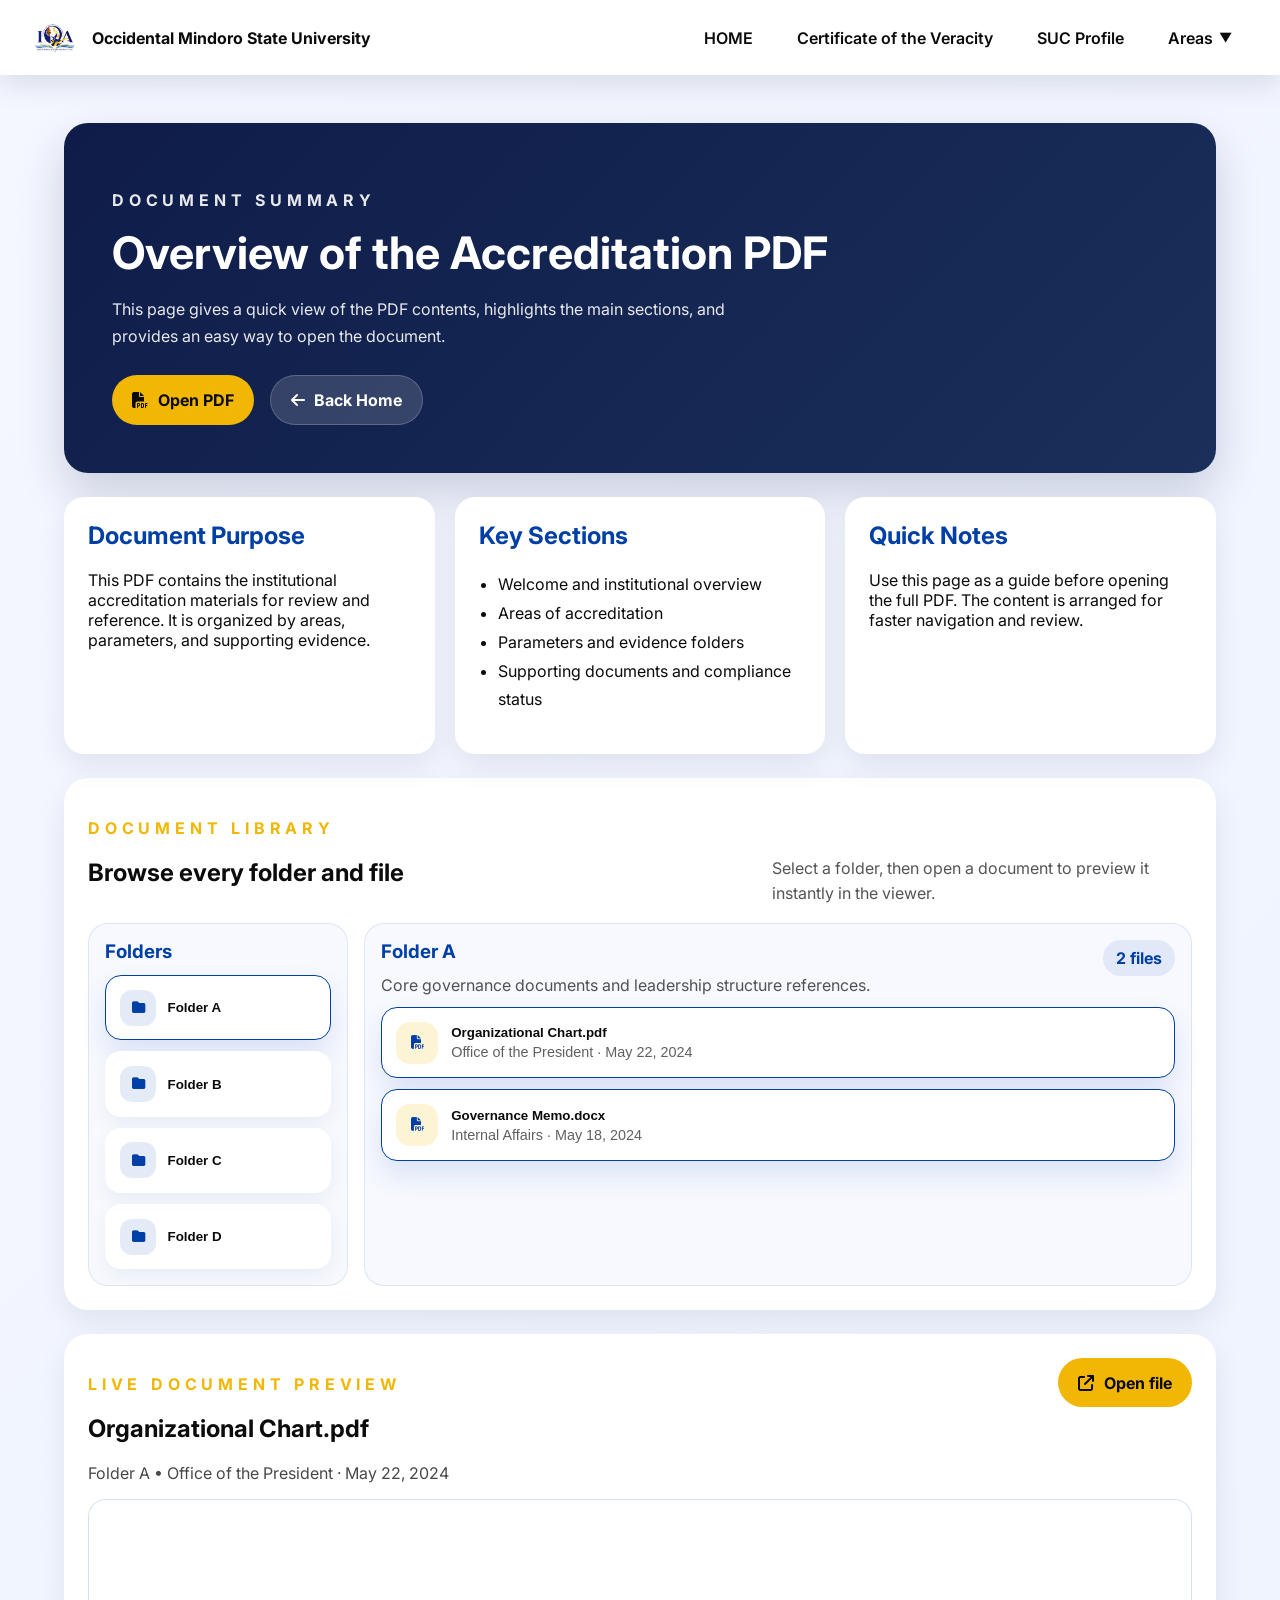
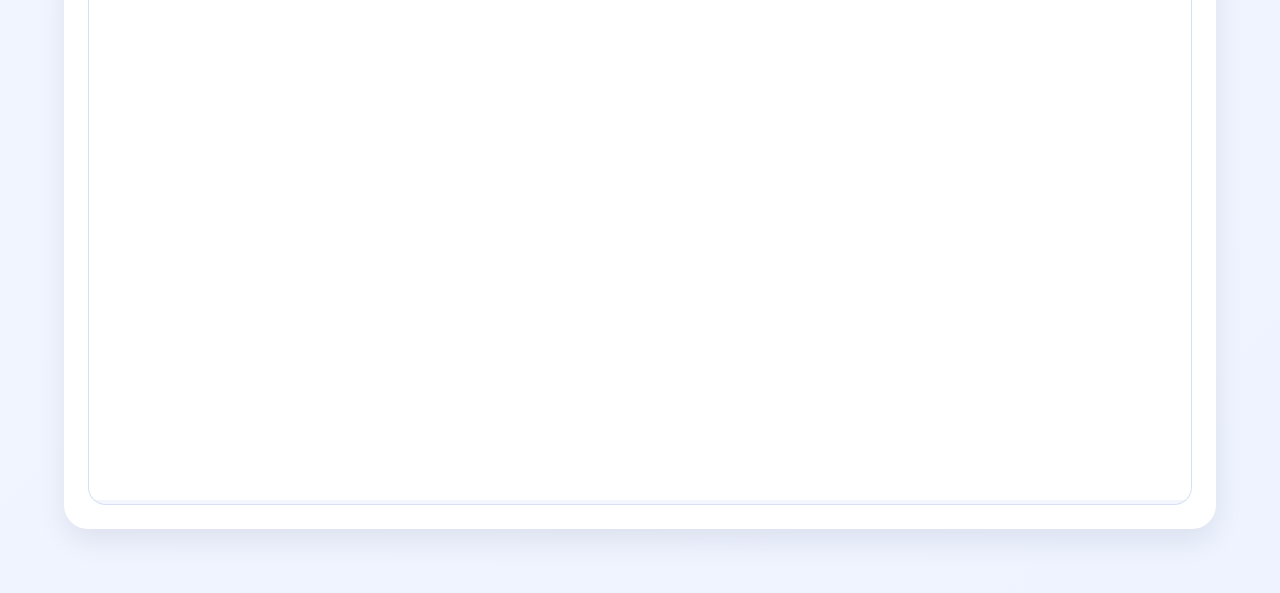
<file: overview.html>
<!DOCTYPE html>
<html lang="en">
<head>
  <meta charset="UTF-8">
  <meta name="viewport" content="width=device-width, initial-scale=1.0">
  <title>PDF Overview</title>
  <link rel="preconnect" href="https://fonts.googleapis.com">
  <link rel="preconnect" href="https://fonts.gstatic.com" crossorigin>
  <link href="https://fonts.googleapis.com/css2?family=Inter:wght@400;500;600;700;800&display=swap" rel="stylesheet">
  <link rel="stylesheet" href="https://cdnjs.cloudflare.com/ajax/libs/font-awesome/6.4.0/css/all.min.css" crossorigin="anonymous" referrerpolicy="no-referrer" />
  <link rel="stylesheet" href="Style/overview.css">
</head>
<body>
  <div class="overview-shell">
    <nav>
      <div class="brand">
        <img src="elements/logo.jpg" class="img" alt="logo">
        <span class="brand-text">Occidental Mindoro State University</span>
      </div>
      <button class="nav-toggle" aria-label="Toggle navigation" aria-expanded="false">
        <i class="fa fa-bars"></i>
      </button>
      <ul id="nav-menu" class="nav-menu">
        <li><a href="WelcomePage.html">HOME</a></li>
        <li><a href="#">Certificate of the Veracity</a></li>
        <li><a href="#">SUC Profile</a></li>
        <li class="has-submenu">
          <a href="#" class="submenu-toggle" aria-expanded="false">Areas</a>
          <ul class="submenu">
            <li><a href="area-i.html">Area I</a></li>
            <li><a href="area-ii.html">Area II</a></li>
            <li><a href="area-iii.html">Area III</a></li>
            <li><a href="area-iv.html">Area IV</a></li>
            <li><a href="area-v.html">Area V</a></li>
            <li><a href="area-vi.html">Area VI</a></li>
            <li><a href="area-vii.html">Area VII</a></li>
            <li><a href="area-viii.html">Area VIII</a></li>
            <li><a href="area-ix.html">Area IX</a></li>
          </ul>
        </li>
      </ul>
    </nav>

    <main class="overview-main">
      <section class="overview-hero">
        <div class="overview-copy">
          <p class="eyebrow">Document Summary</p>
          <h1>Overview of the Accreditation PDF</h1>
          <p>This page gives a quick view of the PDF contents, highlights the main sections, and provides an easy way to open the document.</p>
          <div class="hero-actions">
            <a class="btn btn-primary" href="resources/accreditation-overview.pdf" target="_blank" rel="noopener noreferrer">
              <i class="fa-solid fa-file-pdf"></i> Open PDF
            </a>
            <a class="btn btn-secondary" href="WelcomePage.html">
              <i class="fa-solid fa-arrow-left"></i> Back Home
            </a>
          </div>
        </div>
      </section>

      <section class="overview-grid">
        <article class="info-card">
          <h2>Document Purpose</h2>
          <p>This PDF contains the institutional accreditation materials for review and reference. It is organized by areas, parameters, and supporting evidence.</p>
        </article>

        <article class="info-card">
          <h2>Key Sections</h2>
          <ul>
            <li>Welcome and institutional overview</li>
            <li>Areas of accreditation</li>
            <li>Parameters and evidence folders</li>
            <li>Supporting documents and compliance status</li>
          </ul>
        </article>

        <article class="info-card">
          <h2>Quick Notes</h2>
          <p>Use this page as a guide before opening the full PDF. The content is arranged for faster navigation and review.</p>
        </article>
      </section>

      <section class="library-section">
        <div class="library-shell">
          <div class="library-header">
            <div>
              <p class="eyebrow">Document library</p>
              <h2>Browse every folder and file</h2>
            </div>
            <p class="library-copy">Select a folder, then open a document to preview it instantly in the viewer.</p>
          </div>

          <div class="library-grid">
            <aside class="folder-panel">
              <h3>Folders</h3>
              <div id="folder-list" class="folder-list"></div>
            </aside>

            <div class="document-panel">
              <div class="document-panel-head">
                <div>
                  <h3 id="document-panel-title">Folder A</h3>
                  <p id="document-panel-copy">Supporting evidence and references for this folder.</p>
                </div>
                <span id="document-count" class="document-count">2 files</span>
              </div>
              <div id="document-list" class="document-list"></div>
            </div>
          </div>
        </div>
      </section>

      <section class="viewer-section">
        <div class="viewer-card">
          <div class="viewer-head">
            <div>
              <p class="eyebrow">Live document preview</p>
              <h2 id="viewer-title">Loading document...</h2>
              <p id="viewer-subtitle" class="viewer-subtitle">The selected folder will open here.</p>
            </div>
            <a id="viewer-open" class="btn btn-primary" href="resources/accreditation-overview.pdf" target="_blank" rel="noopener noreferrer">
              <i class="fa-solid fa-arrow-up-right-from-square"></i> Open file
            </a>
          </div>
          <div id="viewer-body" class="viewer-body">
            <div class="viewer-placeholder">
              <i class="fa-solid fa-file-pdf"></i>
              <p>Select a folder or document to preview the file here.</p>
            </div>
          </div>
        </div>
      </section>
    </main>
  </div>

  <script>
    document.addEventListener('DOMContentLoaded', function () {
      const toggle = document.querySelector('.nav-toggle');
      const menu = document.getElementById('nav-menu');
      const submenuToggle = document.querySelector('.submenu-toggle');
      const viewerTitle = document.getElementById('viewer-title');
      const viewerSubtitle = document.getElementById('viewer-subtitle');
      const viewerOpen = document.getElementById('viewer-open');
      const viewerBody = document.getElementById('viewer-body');

      if (!toggle || !menu) return;

      toggle.addEventListener('click', function () {
        const expanded = this.getAttribute('aria-expanded') === 'true';
        this.setAttribute('aria-expanded', String(!expanded));
        menu.classList.toggle('open');
      });

      if (submenuToggle) {
        submenuToggle.addEventListener('click', function (event) {
          event.preventDefault();
          const parent = this.closest('.has-submenu');
          const expanded = this.getAttribute('aria-expanded') === 'true';
          this.setAttribute('aria-expanded', String(!expanded));
          parent.classList.toggle('open');
        });
      }

      const libraryData = {
        'Folder A': {
          description: 'Core governance documents and leadership structure references.',
          accent: 'blue',
          docs: [
            { title: 'Organizational Chart.pdf', subtitle: 'Office of the President · May 22, 2024', file: 'resources/accreditation-overview.pdf' },
            { title: 'Governance Memo.docx', subtitle: 'Internal Affairs · May 18, 2024', file: 'resources/accreditation-overview.pdf' }
          ]
        },
        'Folder B': {
          description: 'Board resolutions, policy guidance, and institutional directives.',
          accent: 'green',
          docs: [
            { title: 'Board Resolution.pdf', subtitle: 'Board Secretariat · June 02, 2024', file: 'resources/accreditation-overview.pdf' },
            { title: 'Policy Brief.docx', subtitle: 'Policy Office · June 10, 2024', file: 'resources/accreditation-overview.pdf' }
          ]
        },
        'Folder C': {
          description: 'Compliance evidence, quality assurance notes, and audit records.',
          accent: 'gold',
          docs: [
            { title: 'Compliance Checklist.pdf', subtitle: 'Quality Assurance · June 14, 2024', file: 'resources/accreditation-overview.pdf' },
            { title: 'Audit Notes.docx', subtitle: 'Internal Audit · June 20, 2024', file: 'resources/accreditation-overview.pdf' }
          ]
        },
        'Folder D': {
          description: 'Stakeholder feedback, survey outputs, and performance summaries.',
          accent: 'purple',
          docs: [
            { title: 'Stakeholder Survey.pdf', subtitle: 'Planning Office · June 28, 2024', file: 'resources/cov/certificate-1.pdf' },
            { title: 'Feedback Summary.docx', subtitle: 'Student Affairs · July 03, 2024', file: 'resources/cov/certificate-1.pdf' }
          ]
        }
      };

      const folderList = document.getElementById('folder-list');
      const documentList = document.getElementById('document-list');
      const documentPanelTitle = document.getElementById('document-panel-title');
      const documentPanelCopy = document.getElementById('document-panel-copy');
      const documentCount = document.getElementById('document-count');
      const params = new URLSearchParams(window.location.search);
      let activeFolder = params.get('folder') && libraryData[params.get('folder')] ? params.get('folder') : 'Folder A';
      let activeDocument = null;

      function updateViewer(doc, folderName) {
        viewerTitle.textContent = doc.title;
        viewerSubtitle.textContent = folderName + ' • ' + doc.subtitle;
        viewerOpen.href = doc.file;

        if (doc.file.toLowerCase().endsWith('.pdf')) {
          viewerBody.innerHTML = '<iframe class="viewer-frame" src="' + doc.file + '" title="' + doc.title + '"></iframe>';
        } else {
          viewerBody.innerHTML = '<div class="viewer-placeholder"><i class="fa-solid fa-file-lines"></i><p>Preview is not available for this file type. Use the button above to open it in a new tab.</p></div>';
        }

        document.querySelectorAll('.document-card').forEach(function(card){
          card.classList.toggle('active', card.dataset.file === doc.file && card.dataset.folder === folderName);
        });
      }

      function renderLibrary(folderName) {
        const folder = libraryData[folderName] || libraryData['Folder A'];
        activeFolder = folderName;
        documentPanelTitle.textContent = folderName;
        documentPanelCopy.textContent = folder.description;
        documentCount.textContent = folder.docs.length + (folder.docs.length === 1 ? ' file' : ' files');

        folderList.innerHTML = Object.keys(libraryData).map(function(name){
          const isActive = name === folderName;
          return '<button type="button" class="folder-button ' + (isActive ? 'active' : '') + '" data-folder="' + name + '"><span class="folder-badge"><i class="fa-solid fa-folder"></i></span><span>' + name + '</span></button>';
        }).join('');

        documentList.innerHTML = folder.docs.map(function(doc){
          const isActive = activeDocument && activeDocument.title === doc.title && activeDocument.file === doc.file;
          return '<button type="button" class="document-card ' + (isActive ? 'active' : '') + '" data-folder="' + folderName + '" data-file="' + doc.file + '" data-title="' + doc.title + '" data-subtitle="' + doc.subtitle + '"><div class="doc-icon"><i class="fa-solid fa-file-pdf"></i></div><div class="doc-copy"><strong>' + doc.title + '</strong><span>' + doc.subtitle + '</span></div></button>';
        }).join('');

        const initialDoc = folder.docs[0];
        activeDocument = activeDocument && folder.docs.some(function(doc){ return doc.title === activeDocument.title && doc.file === activeDocument.file; }) ? activeDocument : initialDoc;
        updateViewer(activeDocument, folderName);

        const url = new URL(window.location.href);
        url.searchParams.set('folder', folderName);
        window.history.replaceState({}, '', url);
      }

      folderList.addEventListener('click', function(event){
        const button = event.target.closest('.folder-button');
        if (!button) return;
        const folderName = button.dataset.folder;
        renderLibrary(folderName);
      });

      documentList.addEventListener('click', function(event){
        const card = event.target.closest('.document-card');
        if (!card) return;
        activeDocument = {
          title: card.dataset.title,
          subtitle: card.dataset.subtitle,
          file: card.dataset.file
        };
        updateViewer(activeDocument, activeFolder);

        const url = new URL(window.location.href);
        url.searchParams.set('folder', activeFolder);
        url.searchParams.set('file', activeDocument.file);
        url.searchParams.set('title', activeDocument.title);
        url.searchParams.set('message', activeFolder + ' • ' + activeDocument.subtitle);
        window.history.replaceState({}, '', url);
      });

      const initialDocParam = params.get('file');
      const initialTitleParam = params.get('title');
      if (initialDocParam && initialTitleParam) {
        const folderName = activeFolder;
        const folder = libraryData[folderName];
        const matchingDoc = folder.docs.find(function(doc){ return doc.file === initialDocParam && doc.title === initialTitleParam; }) || folder.docs[0];
        activeDocument = matchingDoc;
      }

      renderLibrary(activeFolder);
    });
  </script>
</body>
</html>
</file>
<file: Style/area-i.css>
:root {
  --bg: #f3f7ff;
  --surface: #ffffff;
  --surface-soft: rgba(255,255,255,0.95);
  --text: #0e1c40;
  --muted: #5f6f8d;
  --navy: #0a1f57;
  --blue: #0c4ca5;
  --gold: #f2b705;
  --gold-dark: #d69d00;
  --green: #21864a;
  --purple: #6b4fc1;
  --shadow: 0 28px 70px rgba(13, 23, 72, 0.12);
}

* {
  box-sizing: border-box;
}

html,
body {
  margin: 0;
  min-height: 100%;
  font-family: 'Inter', sans-serif;
  background: linear-gradient(180deg, #eff4ff 0%, #f3f7ff 100%);
  color: var(--text);
}

body {
  line-height: 1.6;
}

a {
  color: inherit;
  text-decoration: none;
}

button {
  font: inherit;
  border: none;
  cursor: pointer;
}

.area-shell {
  width: min(1360px, 100%);
  margin: 0 auto;
}

nav{
  position: fixed;
  top: 0;
  left: 0;
  width: 100%;
  height: 75px;
  padding: 0 2rem;
  display: flex;
  justify-content: space-between;
  align-items: center;
  background: rgba(255,255,255,0.95);
  box-shadow: 0 2px 5px rgba(10,13,51,0.92);
  backdrop-filter: blur(10px);
  z-index: 999;
}

nav .brand{
  display: flex;
  align-items: center;
  gap: 1rem;
}

nav .brand img{
  width: 44px;
  height: 44px;
  border-radius: 50%;
  object-fit: cover;
}

.brand-text{
  font-weight: 700;
  font-size: 1rem;
  color: var(--navy);
}

#nav-menu{
  display: flex;
  gap: 0.75rem;
  margin: 0;
  align-items: center;
}

#nav-menu li{
  list-style: none;
  position: relative;
}

#nav-menu a{
  display: inline-flex;
  align-items: center;
  text-decoration: none;
  color: var(--navy);
  padding: 0.8rem 1rem;
  border-radius: 999px;
  transition: transform .18s ease, background-color .18s ease, color .18s ease;
  font-weight: 600;
}

#nav-menu li.active a{
  background: var(--blue);
  color: #fff;
}

#nav-menu li a:hover{
  background: var(--blue);
  color: #fff;
  transform: scale(1.06);
}

#nav-menu .submenu{
  display: none;
  position: absolute;
  top: calc(100% + 6px);
  left: 0;
  background: rgba(255,255,255,0.98);
  backdrop-filter: blur(10px);
  box-shadow: 0 18px 40px rgba(15,22,66,0.18);
  border-radius: 16px;
  padding: 0.5rem 0;
  min-width: 220px;
  z-index: 1000;
}

#nav-menu li:hover > .submenu{
  display: block;
}

#nav-menu li.has-submenu .submenu-toggle::after{
  content: "▼";
  margin-left: 0.4rem;
  font-size: 0.8rem;
}

#nav-menu li.has-submenu.open > .submenu-toggle::after{
  content: "▲";
}

#nav-menu .submenu li{
  width: 100%;
}

#nav-menu .submenu a{
  display: block;
  padding: 0.85rem 1rem;
  color: var(--navy);
  border-radius: 0;
  font-weight: 500;
}

#nav-menu .submenu a:hover{
  background: var(--gold);
  color: var(--navy);
  transform: none;
}

nav img:hover{
  transform: scale(1.08);
}

.nav-toggle{
  display: none;
  background: transparent;
  border: none;
  color: var(--navy);
  font-size: 1.6rem;
  cursor: pointer;
}

.main-header {
  display: flex;
  align-items: center;
  justify-content: space-between;
  gap: 24px;
  padding: 28px 32px;
  margin: 24px auto 0;
  max-width: 1180px;
  background: rgba(255,255,255,0.95);
  box-shadow: var(--shadow);
  border-radius: 28px;
}

.brand-bar {
  display: flex;
  align-items: center;
  gap: 18px;
}

.brand-bar img {
  width: 56px;
  height: 56px;
  border-radius: 18px;
  object-fit: cover;
  box-shadow: 0 16px 40px rgba(15, 24, 73, 0.08);
}

.brand-text strong {
  display: block;
  font-size: 1rem;
  color: var(--navy);
}

.brand-text span {
  display: block;
  color: var(--muted);
  font-size: 0.95rem;
}

.main-nav {
  display: flex;
  gap: 18px;
  flex-wrap: wrap;
  align-items: center;
  position: static;
  width: auto;
  height: auto;
  padding: 0;
  background: transparent;
  box-shadow: none;
}

.main-nav a {
  padding: 12px 18px;
  border-radius: 999px;
  color: var(--navy);
  font-weight: 600;
  background: rgba(11,76,165,0.08);
  transition: transform 0.2s ease, background 0.2s ease;
}

.main-nav a:hover {
  background: rgba(11,76,165,0.14);
  transform: translateY(-2px);
}

.page-banner {
  margin-top: calc(75px + 18px);
  margin-left: 2%;
  margin-right: 2%;
  width: calc(100% - 4%);
  padding: 24px 28px;
  background: linear-gradient(180deg, rgba(255,255,255,0.97), #eef4ff 100%);
  border-radius: 28px;
  box-shadow: var(--shadow);
}

.page-banner .page-title-row {
  display: flex;
  align-items: flex-end;
  justify-content: space-between;
  gap: 18px;
}

.page-banner .breadcrumb {
  margin-bottom: 18px;
}

.page-banner .breadcrumb a,
.page-banner .breadcrumb span {
  font-size: 0.95rem;
}

.page-banner h1 {
  margin: 0;
  font-size: clamp(2.1rem, 2.2vw, 2.6rem);
}

.page-banner p {
  margin: 0.8rem 0 0;
  color: var(--muted);
  font-size: 0.96rem;
  max-width: 720px;
}

.parameter-overview {
  margin: 24px 2% 0;
  width: calc(100% - 4%);
  padding: 20px 24px;
  border-radius: 24px;
  background: linear-gradient(135deg, rgba(12, 76, 165, 0.96), rgba(7, 42, 95, 0.98));
  color: #fff;
  box-shadow: var(--shadow);
}

.parameter-overview__header {
  display: flex;
  justify-content: space-between;
  align-items: center;
  gap: 16px;
  flex-wrap: wrap;
}

.parameter-overview h2 {
  margin: 0;
  font-size: 1.2rem;
}

.parameter-overview p {
  margin: 0.7rem 0 0;
  color: rgba(255, 255, 255, 0.88);
  max-width: 760px;
}

.parameter-badge {
  display: inline-flex;
  align-items: center;
  justify-content: center;
  padding: 0.7rem 1rem;
  border-radius: 999px;
  background: rgba(255, 255, 255, 0.16);
  font-weight: 700;
  border: 1px solid rgba(255, 255, 255, 0.2);
}

.area-panel {
  background: #ffffff;
  border-radius: 28px;
  box-shadow: var(--shadow);
  margin: 24px 2% 0;
  padding: 24px;
  width: calc(100% - 4%);
}

.area-panel--system {
  border-top: 5px solid #1f6ff7;
}

.area-panel--implementation {
  border-top: 5px solid #2d9f3f;
}

.area-panel--outcomes {
  border-top: 5px solid #f2b705;
}

.area-panel--practices {
  border-top: 5px solid #7a5bde;
}

.panel-header {
  display: flex;
  align-items: center;
  justify-content: space-between;
  gap: 18px;
  flex-wrap: wrap;
  margin-bottom: 20px;
}

.panel-title {
  display: flex;
  align-items: center;
  gap: 18px;
}

.panel-icon {
  display: grid;
  place-items: center;
  width: 54px;
  height: 54px;
  border-radius: 18px;
  background: rgba(22, 132, 255, 0.15);
  color: #1f6ff7;
  font-size: 1.25rem;
}

.area-panel--implementation .panel-icon {
  background: rgba(45, 159, 63, 0.15);
  color: #2d9f3f;
}

.area-panel--outcomes .panel-icon {
  background: rgba(242, 183, 5, 0.15);
  color: #b48200;
}

.area-panel--practices .panel-icon {
  background: rgba(122, 91, 222, 0.15);
  color: #7a5bde;
}

.panel-label {
  margin: 0 0 6px;
  font-size: 0.9rem;
  text-transform: uppercase;
  letter-spacing: 0.14em;
  color: var(--muted);
}

.panel-header h2 {
  margin: 0;
  font-size: 1.2rem;
  color: var(--navy);
}

.panel-button {
  display: inline-flex;
  align-items: center;
  gap: 10px;
  padding: 12px 18px;
  border-radius: 18px;
  background: rgba(33, 56, 143, 0.08);
  color: var(--navy);
  font-weight: 700;
  text-decoration: none;
}

.panel-button span:first-child {
  display: inline-flex;
  align-items: center;
  justify-content: center;
  width: 34px;
  height: 34px;
  border-radius: 12px;
  background: rgba(33, 56, 143, 0.12);
}

.panel-button strong {
  display: inline-flex;
  align-items: center;
  justify-content: center;
  min-width: 30px;
  height: 30px;
  border-radius: 999px;
  background: rgba(33, 56, 143, 0.16);
}

.panel-button--green {
  background: rgba(45, 159, 63, 0.1);
  color: #2d9f3f;
}

.panel-button--green span:first-child {
  background: rgba(45, 159, 63, 0.18);
}

.panel-button--yellow {
  background: rgba(242, 183, 5, 0.12);
  color: #b48200;
}

.panel-button--yellow span:first-child {
  background: rgba(242, 183, 5, 0.18);
}

.panel-button--purple {
  background: rgba(122, 91, 222, 0.12);
  color: #7a5bde;
}

.panel-button--purple span:first-child {
  background: rgba(122, 91, 222, 0.18);
}

.panel-body {
  display: grid;
  gap: 18px;
}

.panel-body--split {
  grid-template-columns: repeat(2, minmax(0, 1fr));
}

.panel-item {
  display: flex;
  align-items: flex-start;
  justify-content: space-between;
  gap: 18px;
  padding: 18px;
  border-radius: 18px;
  background: rgba(235, 242, 255, 0.9);
  color: var(--navy);
  font-size: 0.95rem;
  line-height: 1.6;
}

.item-copy {
  flex: 1 1 auto;
  min-width: 0;
}

.item-copy span {
  min-width: 55px;
  padding: 10px 12px;
  border-radius: 12px;
  background: rgba(11, 76, 165, 0.12);
  color: #0c4ca5;
  font-weight: 800;
  display: inline-flex;
  align-items: center;
}

.dropdown {
  position: relative;
}

.dropdown summary {
  display: inline-flex;
  align-items: center;
  gap: 10px;
  padding: 12px 15px;
  border-radius: 14px;
  background: rgba(255, 255, 255, 0.96);
  border: 1px solid rgba(17, 60, 146, 0.14);
  color: var(--navy);
  font-weight: 700;
  cursor: pointer;
  list-style: none;
}

.dropdown summary::-webkit-details-marker {
  display: none;
}

.dropdown summary i:last-child {
  font-size: 0.75rem;
}

.dropdown ul {
  position: absolute;
  right: 0;
  top: calc(100% + 10px);
  width: 180px;
  margin: 0;
  padding: 8px 0;
  background: #ffffff;
  border-radius: 18px;
  box-shadow: 0 24px 60px rgba(7, 19, 61, 0.12);
  border: 1px solid rgba(16, 56, 152, 0.12);
  list-style: none;
  z-index: 10;
  opacity: 0;
  pointer-events: none;
  transform: translateY(-6px);
  transition: opacity 0.2s ease, transform 0.2s ease;
}

.dropdown[open] ul {
  opacity: 1;
  pointer-events: auto;
  transform: translateY(0);
}

/* When a dropdown is used as a panel-item summary, make the list static below it */
.area-panel .panel-body .dropdown > summary.panel-item {
  display: flex;
  align-items: flex-start;
  justify-content: space-between;
  gap: 18px;
  padding: 18px;
  border-radius: 18px;
  background: rgba(235, 242, 255, 0.9);
  color: var(--navy);
}

.area-panel .panel-body .dropdown > ul {
  position: static;
  width: 100%;
  margin: 10px 0 0 0;
  padding: 10px 12px;
  background: rgba(255,255,255,0.98);
  border-radius: 12px;
  box-shadow: none;
  border: 1px solid rgba(11,76,165,0.06);
  opacity: 1;
  transform: none;
  pointer-events: auto;
}

.area-panel .panel-body .dropdown > ul li { padding: 6px 0; }

.area-panel .panel-body .dropdown summary i.fa-chevron-down { transition: transform .18s ease; }
.area-panel .panel-body .dropdown[open] summary i.fa-chevron-down { transform: rotate(180deg); }

.dropdown ul li {
  padding: 0;
}

.dropdown ul li + li {
  margin-top: 4px;
}

.dropdown ul a {
  display: flex;
  align-items: center;
  gap: 10px;
  padding: 10px 16px;
  color: var(--navy);
  text-decoration: none;
  font-size: 0.95rem;
  border-radius: 12px;
}

.dropdown ul a::before {
  font-family: "Font Awesome 6 Free";
  font-weight: 900;
  content: "\f15c";
  display: inline-flex;
  align-items: center;
  justify-content: center;
  width: 24px;
  font-size: 0.92rem;
  color: var(--blue);
}

.dropdown ul a:hover {
  background: rgba(15, 67, 162, 0.08);
}

@media (max-width: 760px) {
  .panel-item {
    flex-direction: column;
  }

  .dropdown ul {
    position: static;
    transform: translateY(0);
    opacity: 1;
    pointer-events: auto;
    box-shadow: none;
    width: 100%;
    border: none;
    margin-top: 10px;
  }

  .dropdown summary {
    width: 100%;
    justify-content: space-between;
  }
}

.panel-item span {
  min-width: 55px;
  padding: 10px 12px;
  border-radius: 12px;
  background: rgba(11, 76, 165, 0.12);
  color: #0c4ca5;
  font-weight: 800;
}

.area-panel--implementation .panel-item span {
  background: rgba(45, 159, 63, 0.12);
  color: #2d9f3f;
}

.area-panel--outcomes .panel-item span {
  background: rgba(242, 183, 5, 0.14);
  color: #b48200;
}

.area-panel--practices .panel-item span {
  background: rgba(122, 91, 222, 0.14);
  color: #7a5bde;
}

.practice-note {
  padding: 28px 20px;
  border-radius: 18px;
  background: rgba(237, 231, 255, 0.9);
  color: var(--muted);
  font-size: 0.96rem;
}

@media (max-width: 980px) {
  .panel-body--split {
    grid-template-columns: 1fr;
  }
}

@media (max-width: 760px) {
  .page-banner,
  .area-panel {
    margin-left: 1.5%;
    margin-right: 1.5%;
    width: calc(100% - 3%);
  }

  .page-banner .page-title-row,
  .panel-header {
    flex-direction: column;
    align-items: flex-start;
  }

  .panel-button {
    width: 100%;
    justify-content: space-between;
  }
}

.breadcrumb {
  display: flex;
  flex-wrap: wrap;
  gap: 10px;
  align-items: center;
  color: var(--muted);
  margin-bottom: 22px;
}

.breadcrumb a {
  color: var(--muted);
  display: inline-flex;
  align-items: center;
  gap: 8px;
}

.page-title-row {
  display: flex;
  align-items: flex-start;
  justify-content: space-between;
  gap: 24px;
}

.page-title-row h1 {
  margin: 0;
  font-size: clamp(2rem, 2.4vw, 3rem);
  color: var(--navy);
}

.page-title-row p {
  margin: 16px 0 0;
  max-width: 760px;
  color: var(--muted);
  font-size: 1rem;
}

.status-chip {
  display: inline-flex;
  align-items: center;
  gap: 14px;
  padding: 18px 22px;
  border-radius: 22px;
  background: rgba(26, 157, 105, 0.1);
  border: 1px solid rgba(26, 157, 105, 0.18);
  min-width: 180px;
}

.status-chip--success {
  background: rgba(33, 134, 74, 0.12);
  border-color: rgba(33, 134, 74, 0.18);
}

.status-icon {
  width: 44px;
  height: 44px;
  border-radius: 16px;
  display: grid;
  place-items: center;
  background: rgba(33, 134, 74, 0.12);
  color: var(--green);
}

.status-chip strong {
  display: block;
  font-size: 1rem;
  color: var(--navy);
}

.status-chip span {
  display: block;
  color: var(--muted);
  font-size: 0.9rem;
}

.content-area {
  margin: 24px;
  display: grid;
  gap: 24px;
}

.overview-cards {
  display: grid;
  grid-template-columns: repeat(2, minmax(0, 1fr));
  gap: 20px;
}

.card {
  background: rgba(255,255,255,0.98);
  border-radius: 28px;
  padding: 26px;
  box-shadow: var(--shadow);
  border: 1px solid rgba(11,76,165,0.08);
}

.card-head {
  display: flex;
  justify-content: space-between;
  align-items: center;
  gap: 16px;
  flex-wrap: wrap;
  margin-bottom: 22px;
}

.card-label {
  font-size: 0.9rem;
  font-weight: 700;
  text-transform: uppercase;
  letter-spacing: 0.12em;
  color: var(--navy);
}

.card-action {
  display: inline-flex;
  align-items: center;
  gap: 10px;
  padding: 12px 18px;
  border-radius: 18px;
  background: rgba(11,76,165,0.1);
  color: var(--navy);
  font-weight: 700;
}

.card-action span {
  margin-left: 8px;
  color: var(--muted);
  font-weight: 500;
}

.card-action--green {
  background: rgba(33, 134, 74, 0.12);
}

.card-action--yellow {
  background: rgba(242, 183, 5, 0.14);
}

.card-action--purple {
  background: rgba(107, 79, 193, 0.12);
}

.card-list {
  display: grid;
  gap: 16px;
}

.card-list--two {
  grid-template-columns: 1fr 1fr;
}

.card-list div,
.practice-note {
  padding: 16px 18px;
  border-radius: 18px;
  background: rgba(229, 235, 255, 0.9);
  color: var(--navy);
  font-size: 0.96rem;
  line-height: 1.6;
}

.practice-note {
  background: rgba(245, 245, 255, 0.9);
  border: 1px dashed rgba(11,76,165,0.18);
  color: var(--muted);
}

.card--system {
  grid-column: span 2;
}

.card--outcomes {
  grid-column: span 2;
}

.card--practices {
  grid-column: span 2;
}

/* Layout grid for page with left parameters and right documents */
.page-grid {
  margin: 24px 2%;
  display: grid;
  grid-template-columns: 220px 1fr 320px;
  gap: 24px;
  align-items: start;
}

.folder-badge {
  display: inline-flex;
  align-items: center;
  justify-content: center;
  width: 24px;
  height: 24px;
  margin-right: 10px;
  border-radius: 8px;
  background: rgba(11, 76, 165, 0.1);
  color: var(--blue);
}

.dropdown ul a {
  display: flex;
  align-items: center;
  gap: 8px;
}

.dropdown ul a:hover .folder-badge {
  background: rgba(11, 76, 165, 0.18);
}

.docs-list .doc {
  animation: fadeSlide 0.28s ease;
}

@keyframes fadeSlide {
  from { opacity: 0; transform: translateY(8px); }
  to { opacity: 1; transform: translateY(0); }
}

.param-btn.active {
  background: linear-gradient(135deg, #0d2b6b, #153f93);
  box-shadow: 0 12px 24px rgba(13, 43, 107, 0.18);
}

.content-area {
  margin: 0;
}

.side-parameters {
  background: linear-gradient(180deg, rgba(255,255,255,0.95), rgba(238,244,255,0.85));
  padding: 18px;
  border-radius: 18px;
  box-shadow: var(--shadow);
  height: fit-content;
  position: sticky;
  top: calc(75px + 18px);
}

.params-title {
  font-weight: 800;
  color: var(--navy);
  margin-bottom: 12px;
}

.param-list {
  list-style: none;
  padding: 0;
  margin: 0;
  display: flex;
  flex-direction: column;
  gap: 10px;
}

.param-btn {
  display: block;
  padding: 12px 14px;
  border-radius: 12px;
  background: var(--blue);
  color: #fff;
  text-align: center;
  font-weight: 800;
  text-decoration: none;
  box-shadow: 0 8px 24px rgba(12,76,165,0.06);
}

.param-btn.active {
  background: var(--navy);
}

.param-btn:hover {
  opacity: 0.95;
}

.side-docs .docs-panel {
  background: var(--surface);
  padding: 18px;
  border-radius: 18px;
  box-shadow: var(--shadow);
  position: sticky;
  top: calc(75px + 18px);
}

.docs-header {
  display: flex;
  justify-content: space-between;
  align-items: center;
  gap: 12px;
  margin-bottom: 12px;
}

.upload {
  background: var(--blue);
  color: #fff;
  padding: 8px 12px;
  border-radius: 12px;
  font-weight: 700;
}

.docs-list {
  list-style: none;
  margin: 0;
  padding: 0;
  display: grid;
  gap: 12px;
}

.doc {
  display: flex;
  gap: 12px;
  align-items: center;
  padding: 10px;
  border-radius: 12px;
  background: rgba(245,247,255,0.9);
  border: 1px solid transparent;
  width: 100%;
  text-align: left;
  font: inherit;
  cursor: pointer;
}

.doc:hover {
  transform: translateY(-2px);
  box-shadow: 0 8px 18px rgba(10, 13, 51, 0.08);
}

.doc.active {
  border-color: var(--blue);
  box-shadow: 0 10px 20px rgba(11, 76, 165, 0.12);
}

.doc-icon {
  width: 44px;
  height: 44px;
  display: grid;
  place-items: center;
  border-radius: 10px;
  background: rgba(11,76,165,0.08);
  color: var(--blue);
}

.doc-body strong { display: block; font-size: 0.95rem; color: var(--navy); }
.doc-body small { color: var(--muted); display: block; margin-top: 4px; font-size: 0.85rem; }
.docs-summary { margin-bottom: 12px; color: var(--muted); font-size: 0.94rem; }
.docs-summary strong { color: var(--navy); }
.doc--empty { background: linear-gradient(135deg, rgba(240,243,255,0.95), rgba(248,250,255,0.95)); }
.doc-icon--empty { background: rgba(11,76,165,0.1); color: var(--blue); }
.doc--blue { border-left: 3px solid var(--blue); }
.doc-icon--blue { background: rgba(11,76,165,0.12); color: var(--blue); }
.doc--green { border-left: 3px solid var(--green); }
.doc-icon--green { background: rgba(33,134,74,0.12); color: var(--green); }
.doc--gold { border-left: 3px solid var(--gold-dark); }
.doc-icon--gold { background: rgba(242,183,5,0.15); color: var(--gold-dark); }
.doc--purple { border-left: 3px solid var(--purple); }
.doc-icon--purple { background: rgba(107,79,193,0.12); color: var(--purple); }

.preview-card {
  margin-top: 12px;
  padding: 12px;
  border-radius: 14px;
  background: linear-gradient(135deg, rgba(240,244,255,0.95), rgba(248,250,255,0.95));
  border: 1px solid rgba(11, 76, 165, 0.12);
}

.preview-card__head {
  display: flex;
  justify-content: space-between;
  align-items: center;
  gap: 8px;
  margin-bottom: 8px;
}

.preview-card__head h5 {
  margin: 0;
  color: var(--navy);
  font-size: 0.95rem;
}

.preview-badge {
  display: inline-flex;
  align-items: center;
  justify-content: center;
  padding: 0.35rem 0.6rem;
  border-radius: 999px;
  background: rgba(11, 76, 165, 0.12);
  color: var(--blue);
  font-size: 0.78rem;
  font-weight: 700;
}

.preview-body {
  min-height: 220px;
  border-radius: 12px;
  overflow: hidden;
  background: #fff;
  border: 1px solid rgba(11, 76, 165, 0.1);
}

.preview-frame {
  width: 100%;
  height: 220px;
  border: none;
  background: white;
}

.preview-placeholder {
  display: grid;
  place-items: center;
  height: 100%;
  min-height: 220px;
  text-align: center;
  color: var(--blue);
  padding: 12px;
}

.preview-placeholder i {
  font-size: 1.4rem;
  margin-bottom: 8px;
}

.view-all { display: block; text-align: center; margin-top: 12px; color: var(--blue); font-weight: 700; }

@media (max-width: 1100px) {
  .page-grid { grid-template-columns: 200px 1fr 300px; }
}

@media (max-width: 900px) {
  .page-grid { grid-template-columns: 1fr; }
  .side-parameters, .side-docs { position: static; top: auto; }
}

.site-footer {
  background: rgba(255,255,255,0.98);
  border-radius: 28px;
  max-width: 1180px;
  margin: 3rem auto 2rem;
  padding: 28px 32px;
  box-shadow: 0 32px 80px rgba(13, 23, 72, 0.08);
  display: flex;
  align-items: center;
  justify-content: space-between;
  gap: 16px;
  flex-wrap: wrap;
}

.footer-brand {
  display: flex;
  flex-direction: column;
  gap: 0.15rem;
}

.footer-brand strong {
  color: var(--navy);
  font-size: 1rem;
}

.footer-brand span {
  color: var(--muted);
  font-size: 0.95rem;
}

.footer-links {
  display: flex;
  gap: 18px;
}

.footer-links a {
  color: var(--muted);
  font-weight: 600;
}

.footer-links a:hover {
  color: var(--blue);
}

.footer-copy {
  color: #7d899d;
  font-size: 0.95rem;
}

  .footer {
    background-color: #0f1c49;
    color: #fff;
    text-align: center;
    width: 100vw;
    max-width: 100vw;
    position: relative;
    left: 50%;
    right: 50%;
    margin-left: -50vw;
    margin-right: -50vw;
    padding: 31px 0;
    margin-top: 4%;
  }

  .footer h4 {
    margin: 0 0 25px;
    font-weight: 600;
  }

  .icons .fa {
    color: #f44336;
    margin: 0 13px;
    cursor: pointer;
    padding: 18px 0;
  }

  .fa-heart-o {
    color: #f44336;
  }


@media (max-width: 820px) {
  .main-header,
  .page-banner,
  .content-area,
  .page-footer {
    margin: 24px 16px;
    padding: 24px;
  }

  .page-title-row {
    flex-direction: column;
  }

  .content-area {
    gap: 18px;
  }
}

@media (max-width: 620px) {
  .main-nav {
    flex-wrap: wrap;
  }

  .page-title-row,
  .status-chip {
    width: 100%;
  }

  .card-list--two {
    grid-template-columns: 1fr;
  }

  .card-action {
    width: 100%;
    justify-content: center;
  }

  .page-footer {
    flex-direction: column;
    align-items: flex-start;
  }
}
</file>
<file: Style/cov.css>
* {
  box-sizing: border-box;
}

:root {
  --c-white: #ffffff;
  --c-blue: #003fa5;
  --c-gold: #f2b705;
  --c-black: #0b0b0b;
  --c-muted: #eef3ff;
}

body {
  margin: 0;
  font-family: 'Inter', sans-serif;
  background: linear-gradient(180deg, #f7f9ff 0%, #e8eeff 100%);
  color: var(--c-black);
}

.cov-shell {
  min-height: 100vh;
}

nav {
  position: sticky;
  top: 0;
  width: 100%;
  height: 75px;
  padding: 0 2rem;
  display: flex;
  justify-content: space-between;
  align-items: center;
  background: rgba(255, 255, 255, 0.98);
  box-shadow: 0 8px 30px rgba(10, 13, 51, 0.12);
  backdrop-filter: blur(10px);
  z-index: 999;
}

nav .brand {
  display: flex;
  align-items: center;
  gap: 1rem;
}

nav .brand img {
  width: 44px;
  height: 44px;
  border-radius: 50%;
  object-fit: cover;
}

.brand-text {
  font-weight: 700;
  font-size: 1rem;
}

.nav-menu {
  display: flex;
  gap: 0.75rem;
  margin: 0;
  align-items: center;
}

.nav-menu li {
  list-style: none;
  position: relative;
}

.nav-menu a {
  display: inline-flex;
  align-items: center;
  text-decoration: none;
  color: var(--c-black);
  padding: 0.85rem 1rem;
  border-radius: 999px;
  transition: 0.2s ease;
  font-weight: 600;
}

.nav-menu li.active a,
.nav-menu a:hover {
  background: var(--c-blue);
  color: var(--c-white);
}

.nav-menu .submenu {
  display: none;
  position: absolute;
  top: calc(100% + 6px);
  left: 0;
  background: rgba(255, 255, 255, 0.98);
  box-shadow: 0 18px 40px rgba(15, 22, 66, 0.18);
  border-radius: 16px;
  padding: 0.5rem 0;
  min-width: 220px;
  z-index: 1000;
}

.nav-menu li:hover > .submenu {
  display: block;
}

.nav-menu .submenu a {
  display: block;
  padding: 0.85rem 1rem;
  color: var(--c-black);
  font-weight: 500;
}

.nav-menu .submenu a:hover {
  background: var(--c-gold);
  color: var(--c-black);
}

.nav-toggle {
  display: none;
  background: transparent;
  border: none;
  color: var(--c-blue);
  font-size: 1.6rem;
  cursor: pointer;
}

.cov-main {
  max-width: 1140px;
  margin: 0 auto;
  padding: 3rem 1.5rem 4rem;
}

.hero-panel {
  background: linear-gradient(135deg, #0f1c49 0%, #1a2f5a 100%);
  color: var(--c-white);
  border-radius: 28px;
  padding: 3rem;
  box-shadow: 0 24px 60px rgba(15, 28, 73, 0.18);
}

.hero-meta {
  display: flex;
  flex-wrap: wrap;
  align-items: center;
  gap: 0.75rem;
  margin-bottom: 2rem;
  font-size: 0.95rem;
  color: rgba(255, 255, 255, 0.75);
}

.hero-meta a {
  color: rgba(255, 255, 255, 0.85);
  text-decoration: none;
}

.hero-meta span {
  color: rgba(255, 255, 255, 0.5);
}

.hero-grid {
  display: grid;
  grid-template-columns: 1fr minmax(200px, auto);
  align-items: center;
  gap: 2rem;
}

.hero-copy h1 {
  margin: 0;
  font-size: clamp(2.4rem, 4vw, 3.4rem);
  line-height: 1.05;
}

.hero-copy p {
  max-width: 680px;
  line-height: 1.8;
  margin: 1.5rem 0 0;
  color: rgba(255, 255, 255, 0.9);
}

.hero-status-card {
  display: inline-flex;
  align-items: center;
  gap: 1rem;
  padding: 1.4rem 1.6rem;
  background: rgba(255, 255, 255, 0.14);
  border: 1px solid rgba(255, 255, 255, 0.18);
  border-radius: 28px;
  min-width: 240px;
  backdrop-filter: blur(12px);
}

.status-pill {
  width: 52px;
  height: 52px;
  border-radius: 18px;
  background: rgba(118, 200, 140, 0.16);
  box-shadow: inset 0 0 0 1px rgba(118, 200, 140, 0.45);
}

.status-title {
  display: block;
  font-size: 0.95rem;
  font-weight: 800;
  letter-spacing: 0.04em;
  text-transform: uppercase;
  color: #eaf8f1;
}

.status-subtitle {
  margin: 0.35rem 0 0;
  font-size: 0.95rem;
  color: rgba(255, 255, 255, 0.72);
}

.eyebrow {
  text-transform: uppercase;
  letter-spacing: 0.28em;
  font-weight: 700;
  color: var(--c-gold);
  margin-bottom: 1rem;
}

.hero-summary {
  margin-top: 1.5rem;
  color: rgba(255, 255, 255, 0.95);
}

.folder-status {
  display: block;
  margin-top: 0.75rem;
  color: rgba(255, 255, 255, 0.75);
}

.preview-panel {
  margin-top: 2rem;
  background: var(--c-white);
  padding: 2rem;
  border-radius: 28px;
  box-shadow: 0 18px 45px rgba(15, 22, 66, 0.08);
}

.preview-header {
  display: flex;
  align-items: center;
  justify-content: space-between;
  gap: 1rem;
  flex-wrap: wrap;
}

.preview-header h2 {
  margin: 0;
  font-size: 1.5rem;
}

.slide-controls {
  display: flex;
  align-items: center;
  gap: 0.75rem;
}

.slide-btn {
  width: 44px;
  height: 44px;
  border: 1px solid rgba(0, 0, 0, 0.08);
  border-radius: 50%;
  display: inline-flex;
  align-items: center;
  justify-content: center;
  background: var(--c-white);
  color: var(--c-blue);
  cursor: pointer;
  transition: 0.2s ease;
}

.slide-btn:disabled {
  opacity: 0.4;
  cursor: not-allowed;
}

#slide-label {
  font-weight: 600;
  color: var(--c-black);
}

.thumbnail-strip {
  display: grid;
  grid-template-columns: repeat(auto-fit, minmax(175px, 1fr));
  gap: 1rem;
  margin-top: 1.75rem;
}

.thumbnail-card {
  border: 1px solid rgba(0, 0, 0, 0.08);
  border-radius: 20px;
  overflow: hidden;
  background: #fff;
  cursor: pointer;
  text-align: left;
  padding: 0.75rem;
  transition: transform 0.2s ease, box-shadow 0.2s ease;
}

.thumbnail-card:hover,
.thumbnail-card:focus {
  transform: translateY(-3px);
  box-shadow: 0 18px 40px rgba(0, 0, 0, 0.08);
  outline: none;
}

.thumbnail-card img,
.thumbnail-icon {
  width: 100%;
  height: 135px;
  display: block;
  object-fit: cover;
  border-radius: 16px;
}

.thumbnail-icon {
  display: grid;
  place-items: center;
  background: linear-gradient(135deg, rgba(0, 63, 165, 0.1), rgba(242, 183, 5, 0.2));
  color: var(--c-blue);
  font-size: 2rem;
}

.thumbnail-card span {
  display: block;
  margin-top: 0.75rem;
  font-weight: 600;
  color: var(--c-black);
}

.slide-card {
  cursor: pointer;
}

.slide-card img,
.pdf-object {
  width: 100%;
  border-radius: 20px;
  box-shadow: 0 16px 40px rgba(15, 22, 66, 0.1);
}

.slide-caption {
  margin-top: 1rem;
  font-size: 1rem;
  font-weight: 700;
  color: var(--c-blue);
}

.preview-area {
  min-height: 420px;
  margin-top: 1.75rem;
  display: grid;
  place-items: center;
  border-radius: 24px;
  background: #f8fbff;
  padding: 1.5rem;
}

.preview-empty {
  text-align: center;
  color: rgba(11, 11, 11, 0.6);
}

.preview-empty i {
  font-size: 3rem;
  margin-bottom: 1rem;
}

.slide-card {
  width: 100%;
  max-width: 980px;
}

.slide-card img,
.pdf-object {
  width: 100%;
  height: auto;
  border-radius: 20px;
  box-shadow: 0 16px 40px rgba(15, 22, 66, 0.1);
}

.pdf-preview {
  width: 100%;
  min-height: 420px;
}

.pdf-object {
  min-height: 420px;
}

.slide-caption {
  margin-top: 1rem;
  font-size: 1rem;
  font-weight: 700;
  color: var(--c-blue);
}

.footer {
  margin-top: 2rem;
  background: linear-gradient(135deg, #0f1c49 0%, #1a2f5a 100%);
  padding: 2.5rem 2rem;
  box-shadow: 0 18px 45px rgba(15, 22, 66, 0.08);
  text-align: center;
  color: var(--c-white);
}

.footer h4 {
  margin: 0 0 1rem;
  font-size: 1.4rem;
  font-weight: 700;
}

.footer p {
  max-width: 760px;
  margin: 0 auto 1.2rem;
  line-height: 1.8;
  color: rgba(255, 253, 253, 0.75);
}

.footer .icons {
  display: flex;
  justify-content: center;
  gap: 1rem;
  margin-bottom: 1.2rem;
}

.footer .icons i {
  width: 44px;
  height: 44px;
  display: grid;
  place-items: center;
  border-radius: 50%;
  background: rgba(0, 63, 165, 0.08);
  color: var(--c-blue);
  transition: transform 0.2s ease, background 0.2s ease;
}

.footer .icons i:hover {
  transform: translateY(-2px);
  background: rgba(0, 63, 165, 0.15);
}

.footer p:last-child {
  margin-bottom: 0;
}

@media (max-width: 950px) {
  .hero-panel,
  .preview-panel {
    padding: 2rem;
  }
}

@media (max-width: 768px) {
  nav {
    padding: 0 1rem;
  }

  .nav-toggle {
    display: block;
  }

  .nav-menu {
    display: none;
    position: absolute;
    top: 75px;
    left: 0;
    right: 0;
    background: rgba(255, 255, 255, 0.98);
    flex-direction: column;
    padding: 1rem;
    box-shadow: 0 12px 30px rgba(0, 0, 0, 0.12);
  }

  .nav-menu.open {
    display: flex;
  }

  .preview-area {
    min-height: 320px;
  }
}
</file>
<file: Style/folder-a.css>
:root {
  --bg: #f3f7ff;
  --surface: #ffffff;
  --text: #0e1c40;
  --muted: #5f6f8d;
  --navy: #0a1f57;
  --blue: #0c4ca5;
  --gold: #f2b705;
  --shadow: 0 28px 70px rgba(13, 23, 72, 0.12);
}

* {
  box-sizing: border-box;
}

html,
body {
  margin: 0;
  min-height: 100%;
  font-family: 'Inter', sans-serif;
  background: linear-gradient(180deg, #eff4ff 0%, #f3f7ff 100%);
  color: var(--text);
}

a {
  color: inherit;
  text-decoration: none;
}

button {
  font: inherit;
  border: none;
  cursor: pointer;
}

.area-shell {
  width: min(1360px, 100%);
  margin: 0 auto;
}

nav{
  position: fixed;
  top: 0;
  left: 0;
  width: 100%;
  height: 75px;
  padding: 0 2rem;
  display: flex;
  justify-content: space-between;
  align-items: center;
  background: rgba(255,255,255,0.95);
  box-shadow: 0 2px 5px rgba(10,13,51,0.12);
  backdrop-filter: blur(10px);
  z-index: 999;
}

nav .brand{
  display: flex;
  align-items: center;
  gap: 1rem;
}

nav .brand img{
  width: 44px;
  height: 44px;
  border-radius: 50%;
  object-fit: cover;
}

.brand-text{
  font-weight: 700;
  font-size: 1rem;
  color: var(--navy);
}

#nav-menu{
  display: flex;
  gap: 0.75rem;
  margin: 0;
  align-items: center;
}

#nav-menu li{
  list-style: none;
  position: relative;
}

#nav-menu a{
  display: inline-flex;
  align-items: center;
  text-decoration: none;
  color: var(--navy);
  padding: 0.8rem 1rem;
  border-radius: 999px;
  transition: transform .18s ease, background-color .18s ease, color .18s ease;
  font-weight: 600;
}

#nav-menu li.active a{
  background: var(--blue);
  color: #fff;
}

#nav-menu li a:hover{
  background: var(--blue);
  color: #fff;
  transform: scale(1.06);
}

#nav-menu .submenu{
  display: none;
  position: absolute;
  top: calc(100% + 6px);
  left: 0;
  background: rgba(255,255,255,0.98);
  backdrop-filter: blur(10px);
  box-shadow: 0 18px 40px rgba(15,22,66,0.18);
  border-radius: 16px;
  padding: 0.5rem 0;
  min-width: 220px;
  z-index: 1000;
}

#nav-menu li:hover > .submenu{
  display: block;
}

#nav-menu li.has-submenu .submenu-toggle::after{
  content: "▼";
  margin-left: 0.4rem;
  font-size: 0.8rem;
}

#nav-menu li.has-submenu.open > .submenu-toggle::after{
  content: "▲";
}

#nav-menu .submenu li{
  width: 100%;
}

#nav-menu .submenu a{
  display: block;
  padding: 0.85rem 1rem;
  color: var(--navy);
  border-radius: 0;
  font-weight: 500;
}

#nav-menu .submenu a:hover{
  background: var(--gold);
  color: var(--navy);
  transform: none;
}

.nav-toggle{
  display: none;
  background: transparent;
  border: none;
  color: var(--navy);
  font-size: 1.6rem;
  cursor: pointer;
}

.page-banner {
  margin-top: calc(75px + 18px);
  margin-left: 2%;
  margin-right: 2%;
  width: calc(100% - 4%);
  padding: 24px 28px;
  background: linear-gradient(180deg, rgba(255,255,255,0.97), #eef4ff 100%);
  border-radius: 28px;
  box-shadow: 0 28px 70px rgba(13, 23, 72, 0.12);
}

.page-banner .page-title-row {
  display: flex;
  align-items: center;
  justify-content: space-between;
  gap: 18px;
  flex-wrap: wrap;
}

.breadcrumb {
  display: flex;
  flex-wrap: wrap;
  gap: 10px;
  align-items: center;
  color: var(--muted);
  margin-bottom: 18px;
}

.breadcrumb a,
.breadcrumb span {
  font-size: 0.95rem;
}

.page-banner h1 {
  margin: 0;
  font-size: clamp(2.1rem, 2.2vw, 2.6rem);
}

.page-banner p {
  margin: 0.8rem 0 0;
  color: var(--muted);
  font-size: 0.96rem;
  max-width: 720px;
}

.overview-panel {
  margin: 32px 2% 0;
  padding: 28px 32px;
  border-radius: 28px;
  background: rgba(255,255,255,0.95);
  box-shadow: 0 22px 50px rgba(13, 23, 72, 0.08);
}

.overview-panel h2 {
  margin: 0 0 10px;
  font-size: 1.5rem;
  color: var(--navy);
}

.overview-panel p {
  margin: 0 0 18px;
  color: var(--muted);
  line-height: 1.75;
}

.overview-list {
  margin: 0;
  padding-left: 1.25rem;
  color: var(--muted);
}

.overview-list li {
  margin-bottom: 0.85rem;
}

.back-button {
  display: inline-flex;
  align-items: center;
  gap: 10px;
  padding: 14px 20px;
  border-radius: 18px;
  background: rgba(11, 76, 165, 0.12);
  color: var(--navy);
  font-weight: 700;
}

.content-area {
  margin-top: 24px;
}

.document-grid {
  display: grid;
  grid-template-columns: repeat(3, minmax(0, 1fr));
  gap: 20px;
  margin: 0 2% 40px;
}

.document-card {
  padding: 24px;
  border-radius: 28px;
  background: #ffffff;
  box-shadow: 0 28px 70px rgba(13, 23, 72, 0.08);
  display: flex;
  flex-direction: column;
  gap: 24px;
}

.document-header {
  display: flex;
  gap: 18px;
  align-items: flex-start;
}

.doc-icon {
  display: grid;
  place-items: center;
  width: 54px;
  height: 54px;
  border-radius: 18px;
  background: rgba(15, 67, 162, 0.12);
  color: var(--blue);
  font-size: 1.2rem;
}

.document-card h2 {
  margin: 0;
  font-size: 1.1rem;
  color: var(--navy);
}

.document-card p {
  margin: 6px 0 0;
  color: var(--muted);
  line-height: 1.7;
}

.document-link {
  display: inline-flex;
  align-items: center;
  justify-content: center;
  gap: 10px;
  padding: 14px 18px;
  border-radius: 18px;
  background: rgba(33, 56, 143, 0.12);
  color: var(--navy);
  font-weight: 700;
}

.footer {
  margin-top: 24px;
  position: relative;
  left: 50%;
  right: 50%;
  margin-left: -50vw;
  margin-right: -50vw;
  width: 100vw;
  padding: 32px 2rem 42px;
  background: var(--navy);
  color: #ffffff;
  text-align: center;
}

.footer h4 {
  margin: 0 0 14px;
  font-size: 1.1rem;
}

.footer p {
  margin: 10px auto;
  max-width: 720px;
  line-height: 1.8;
  color: rgba(255,255,255,0.78);
}

.footer .icons {
  display: flex;
  justify-content: center;
  gap: 18px;
  margin: 16px 0;
}

.footer .icons i {
  font-size: 1.1rem;
}

@media (max-width: 980px) {
  .document-grid {
    grid-template-columns: repeat(2, minmax(0, 1fr));
  }
}

@media (max-width: 760px) {
  .page-banner,
  .document-grid,
  .document-card {
    margin-left: 1.5%;
    margin-right: 1.5%;
    width: calc(100% - 3%);
  }

  .page-banner .page-title-row {
    flex-direction: column;
    align-items: flex-start;
  }

  .document-grid {
    grid-template-columns: 1fr;
  }

  .footer {
    padding: 24px 1.5rem 30px;
  }
}
</file>
<file: Style/overview.css>
* {
  box-sizing: border-box;
}

:root {
  --c-white: #ffffff;
  --c-blue: #003fa5;
  --c-gold: #f2b705;
  --c-black: #0b0b0b;
  --c-muted: #f5f7fb;
}

body {
  margin: 0;
  font-family: 'Inter', sans-serif;
  background: linear-gradient(135deg, #f4f7ff 0%, #eef3ff 100%);
  color: var(--c-black);
}

.overview-shell {
  min-height: 100vh;
}

nav {
  position: sticky;
  top: 0;
  width: 100%;
  height: 75px;
  padding: 0 2rem;
  display: flex;
  justify-content: space-between;
  align-items: center;
  background: rgba(255, 255, 255, 0.95);
  box-shadow: 0 8px 30px rgba(10, 13, 51, 0.12);
  backdrop-filter: blur(10px);
  z-index: 999;
}

nav .brand {
  display: flex;
  align-items: center;
  gap: 1rem;
}

nav .brand img {
  width: 44px;
  height: 44px;
  border-radius: 50%;
  object-fit: cover;
}

.brand-text {
  font-weight: 700;
  font-size: 1rem;
  color: var(--c-black);
}

.nav-menu {
  display: flex;
  gap: 0.75rem;
  margin: 0;
  align-items: center;
}

.nav-menu li {
  list-style: none;
  position: relative;
}

.nav-menu a {
  display: inline-flex;
  align-items: center;
  text-decoration: none;
  color: var(--c-black);
  padding: 0.8rem 1rem;
  border-radius: 999px;
  transition: 0.2s ease;
  font-weight: 600;
}

.nav-menu li.active a,
.nav-menu a:hover {
  background: var(--c-blue);
  color: var(--c-white);
}

.nav-menu .submenu {
  display: none;
  position: absolute;
  top: calc(100% + 6px);
  left: 0;
  background: rgba(255, 255, 255, 0.98);
  box-shadow: 0 18px 40px rgba(15, 22, 66, 0.18);
  border-radius: 16px;
  padding: 0.5rem 0;
  min-width: 220px;
  z-index: 1000;
}

.nav-menu li:hover > .submenu {
  display: block;
}

.nav-menu li.has-submenu .submenu-toggle::after {
  content: "▼";
  margin-left: 0.4rem;
  font-size: 0.8rem;
}

.nav-menu li.has-submenu.open > .submenu-toggle::after {
  content: "▲";
}

.nav-menu .submenu a {
  display: block;
  padding: 0.85rem 1rem;
  color: var(--c-black);
  border-radius: 0;
  font-weight: 500;
}

.nav-menu .submenu a:hover {
  background: var(--c-gold);
  color: var(--c-black);
}

.nav-toggle {
  display: none;
  background: transparent;
  border: none;
  color: var(--c-blue);
  font-size: 1.6rem;
  cursor: pointer;
}

.overview-main {
  padding: 3rem 1.5rem 4rem;
  max-width: 1200px;
  margin: 0 auto;
}

.overview-hero {
  background: linear-gradient(135deg, #0f1c49 0%, #1a2f5a 100%);
  color: var(--c-white);
  border-radius: 24px;
  padding: 3rem;
  box-shadow: 0 20px 45px rgba(15, 28, 73, 0.18);
}

.eyebrow {
  text-transform: uppercase;
  letter-spacing: 0.3em;
  font-weight: 700;
  color: var(--c-gold);
  margin-bottom: 0.75rem;
}

.overview-hero h1 {
  margin: 0;
  font-size: clamp(2rem, 4vw, 2.8rem);
}

.overview-hero p {
  max-width: 680px;
  line-height: 1.7;
  color: rgba(255, 255, 255, 0.9);
}

.hero-actions {
  display: flex;
  flex-wrap: wrap;
  gap: 1rem;
  margin-top: 1.5rem;
}

.btn {
  display: inline-flex;
  align-items: center;
  gap: 0.6rem;
  text-decoration: none;
  padding: 0.9rem 1.25rem;
  border-radius: 999px;
  font-weight: 700;
}

.btn-primary {
  background: var(--c-gold);
  color: var(--c-black);
}

.btn-secondary {
  background: rgba(255, 255, 255, 0.15);
  color: var(--c-white);
  border: 1px solid rgba(255, 255, 255, 0.2);
}

.overview-grid {
  display: grid;
  grid-template-columns: repeat(3, minmax(0, 1fr));
  gap: 1.25rem;
  margin-top: 1.5rem;
}

.info-card {
  background: var(--c-white);
  border-radius: 20px;
  padding: 1.5rem;
  box-shadow: 0 12px 30px rgba(10, 13, 51, 0.08);
}

.info-card h2 {
  margin-top: 0;
  color: var(--c-blue);
}

.info-card ul {
  padding-left: 1.2rem;
  line-height: 1.8;
}

.library-section {
  margin-top: 1.5rem;
}

.library-shell {
  background: var(--c-white);
  border-radius: 24px;
  padding: 1.5rem;
  box-shadow: 0 12px 30px rgba(10, 13, 51, 0.08);
}

.library-header {
  display: flex;
  justify-content: space-between;
  gap: 1rem;
  align-items: flex-end;
  margin-bottom: 1rem;
}

.library-copy {
  max-width: 420px;
  margin: 0;
  color: rgba(11, 11, 11, 0.7);
  line-height: 1.6;
}

.library-grid {
  display: grid;
  grid-template-columns: 260px minmax(0, 1fr);
  gap: 1rem;
}

.folder-panel,
.document-panel {
  background: #f7f9ff;
  border: 1px solid rgba(0, 63, 165, 0.1);
  border-radius: 20px;
  padding: 1rem;
}

.folder-panel h3,
.document-panel h3 {
  margin: 0 0 0.75rem;
  color: var(--c-blue);
}

.folder-list,
.document-list {
  display: flex;
  flex-direction: column;
  gap: 0.7rem;
}

.folder-button,
.document-card {
  width: 100%;
  border: 1px solid transparent;
  border-radius: 16px;
  padding: 0.85rem 0.9rem;
  background: var(--c-white);
  text-align: left;
  cursor: pointer;
  transition: transform 0.16s ease, box-shadow 0.16s ease, border-color 0.16s ease;
  box-shadow: 0 8px 20px rgba(10, 13, 51, 0.05);
}

.folder-button:hover,
.document-card:hover {
  transform: translateY(-2px);
  box-shadow: 0 12px 24px rgba(10, 13, 51, 0.08);
}

.folder-button.active,
.document-card.active {
  border-color: var(--c-blue);
  box-shadow: 0 14px 28px rgba(0, 63, 165, 0.12);
}

.folder-button {
  display: flex;
  align-items: center;
  gap: 0.7rem;
  font-weight: 700;
  color: var(--c-black);
}

.folder-badge {
  display: inline-grid;
  place-items: center;
  width: 36px;
  height: 36px;
  border-radius: 12px;
  background: rgba(0, 63, 165, 0.1);
  color: var(--c-blue);
}

.document-panel-head {
  display: flex;
  justify-content: space-between;
  align-items: flex-start;
  gap: 1rem;
  margin-bottom: 0.75rem;
}

.document-panel-head p {
  margin: 0.35rem 0 0;
  color: rgba(11, 11, 11, 0.7);
}

.document-count {
  background: rgba(0, 63, 165, 0.09);
  color: var(--c-blue);
  padding: 0.5rem 0.8rem;
  border-radius: 999px;
  font-weight: 700;
  white-space: nowrap;
}

.document-card {
  display: flex;
  gap: 0.8rem;
  align-items: center;
}

.doc-icon {
  display: inline-grid;
  place-items: center;
  width: 42px;
  height: 42px;
  border-radius: 14px;
  background: rgba(242, 183, 5, 0.16);
  color: var(--c-blue);
  flex-shrink: 0;
}

.doc-copy {
  display: flex;
  flex-direction: column;
  gap: 0.25rem;
}

.doc-copy strong {
  color: var(--c-black);
}

.doc-copy span {
  color: rgba(11, 11, 11, 0.65);
  font-size: 0.9rem;
}

.viewer-section {
  margin-top: 1.5rem;
}

.viewer-card {
  background: var(--c-white);
  border-radius: 24px;
  padding: 1.5rem;
  box-shadow: 0 12px 30px rgba(10, 13, 51, 0.08);
}

.viewer-head {
  display: flex;
  justify-content: space-between;
  gap: 1rem;
  align-items: flex-start;
  margin-bottom: 1rem;
}

.viewer-subtitle {
  margin: 0.35rem 0 0;
  color: var(--c-black);
  opacity: 0.75;
}

.viewer-body {
  min-height: 600px;
  border-radius: 18px;
  overflow: hidden;
  background: #f3f6ff;
  border: 1px solid rgba(0, 63, 165, 0.12);
}

.viewer-frame {
  width: 100%;
  height: 600px;
  border: none;
  background: white;
}

.viewer-placeholder {
  display: grid;
  place-items: center;
  height: 100%;
  min-height: 600px;
  text-align: center;
  color: var(--c-blue);
  padding: 2rem;
}

.viewer-placeholder i {
  font-size: 2.25rem;
  margin-bottom: 0.75rem;
}

@media (max-width: 900px) {
  .overview-grid {
    grid-template-columns: 1fr;
  }

  .library-grid {
    grid-template-columns: 1fr;
  }
}

@media (max-width: 768px) {
  nav {
    padding: 0 1rem;
  }

  .nav-toggle {
    display: block;
  }

  .nav-menu {
    display: none;
    position: absolute;
    top: 75px;
    left: 0;
    right: 0;
    background: rgba(255, 255, 255, 0.98);
    flex-direction: column;
    padding: 1rem;
    box-shadow: 0 12px 30px rgba(0, 0, 0, 0.12);
  }

  .nav-menu.open {
    display: flex;
  }

  .overview-hero {
    padding: 2rem 1.25rem;
  }

  .library-header,
  .document-panel-head,
  .viewer-head {
    flex-direction: column;
    align-items: flex-start;
  }

  .viewer-body,
  .viewer-frame,
  .viewer-placeholder {
    min-height: 420px;
    height: 420px;
  }
}
</file>
